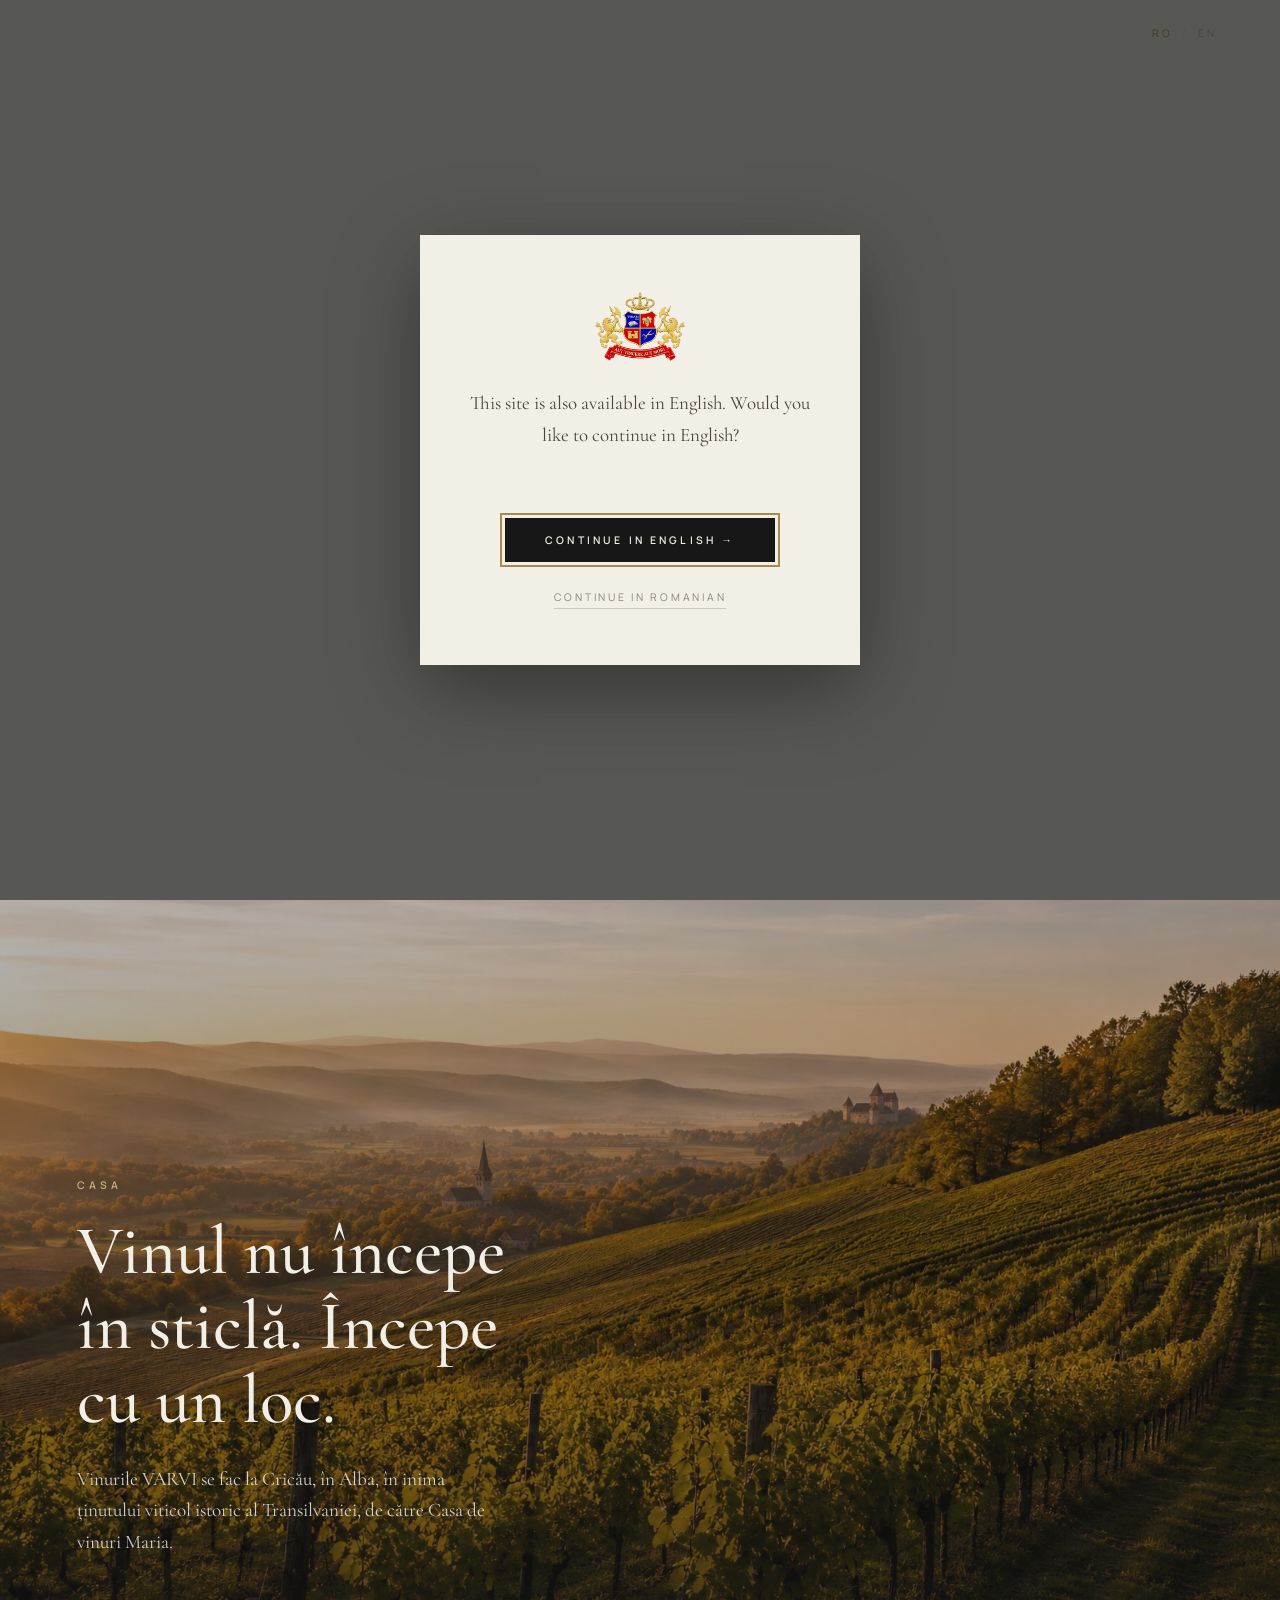
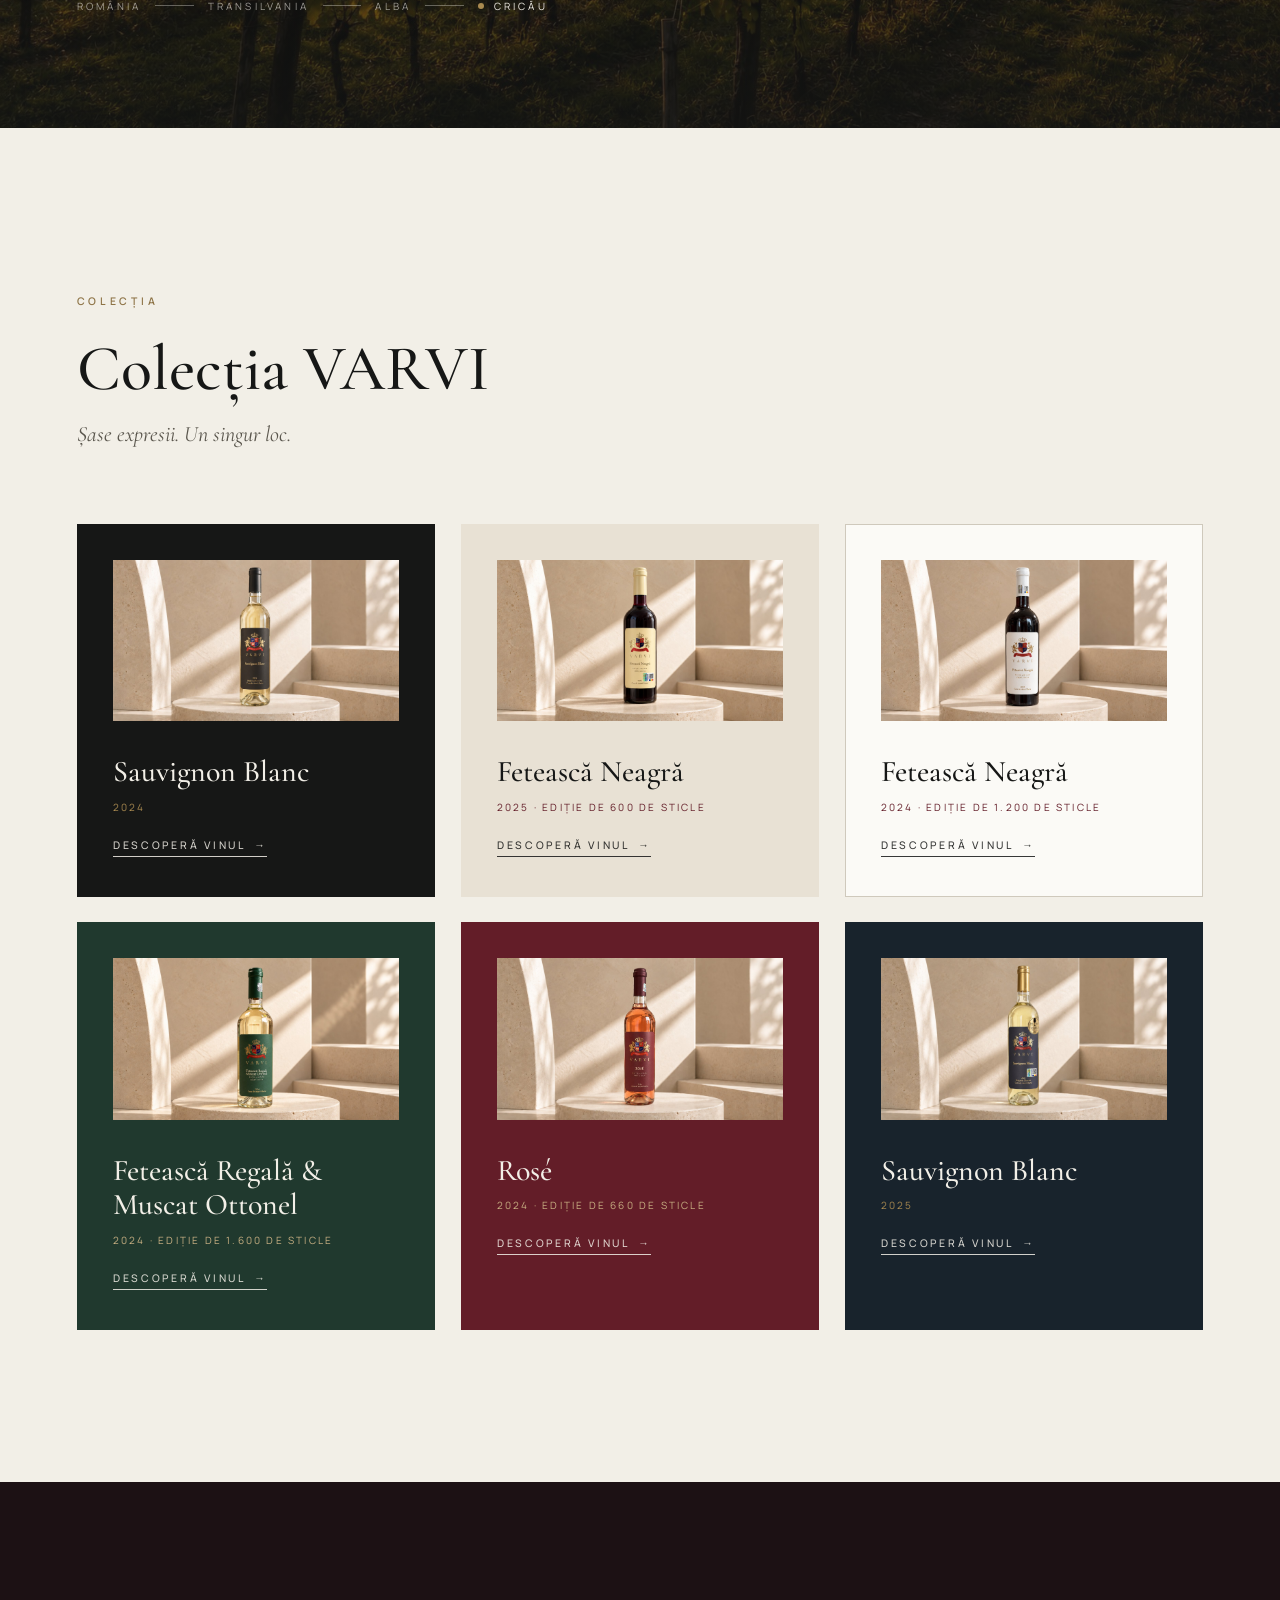
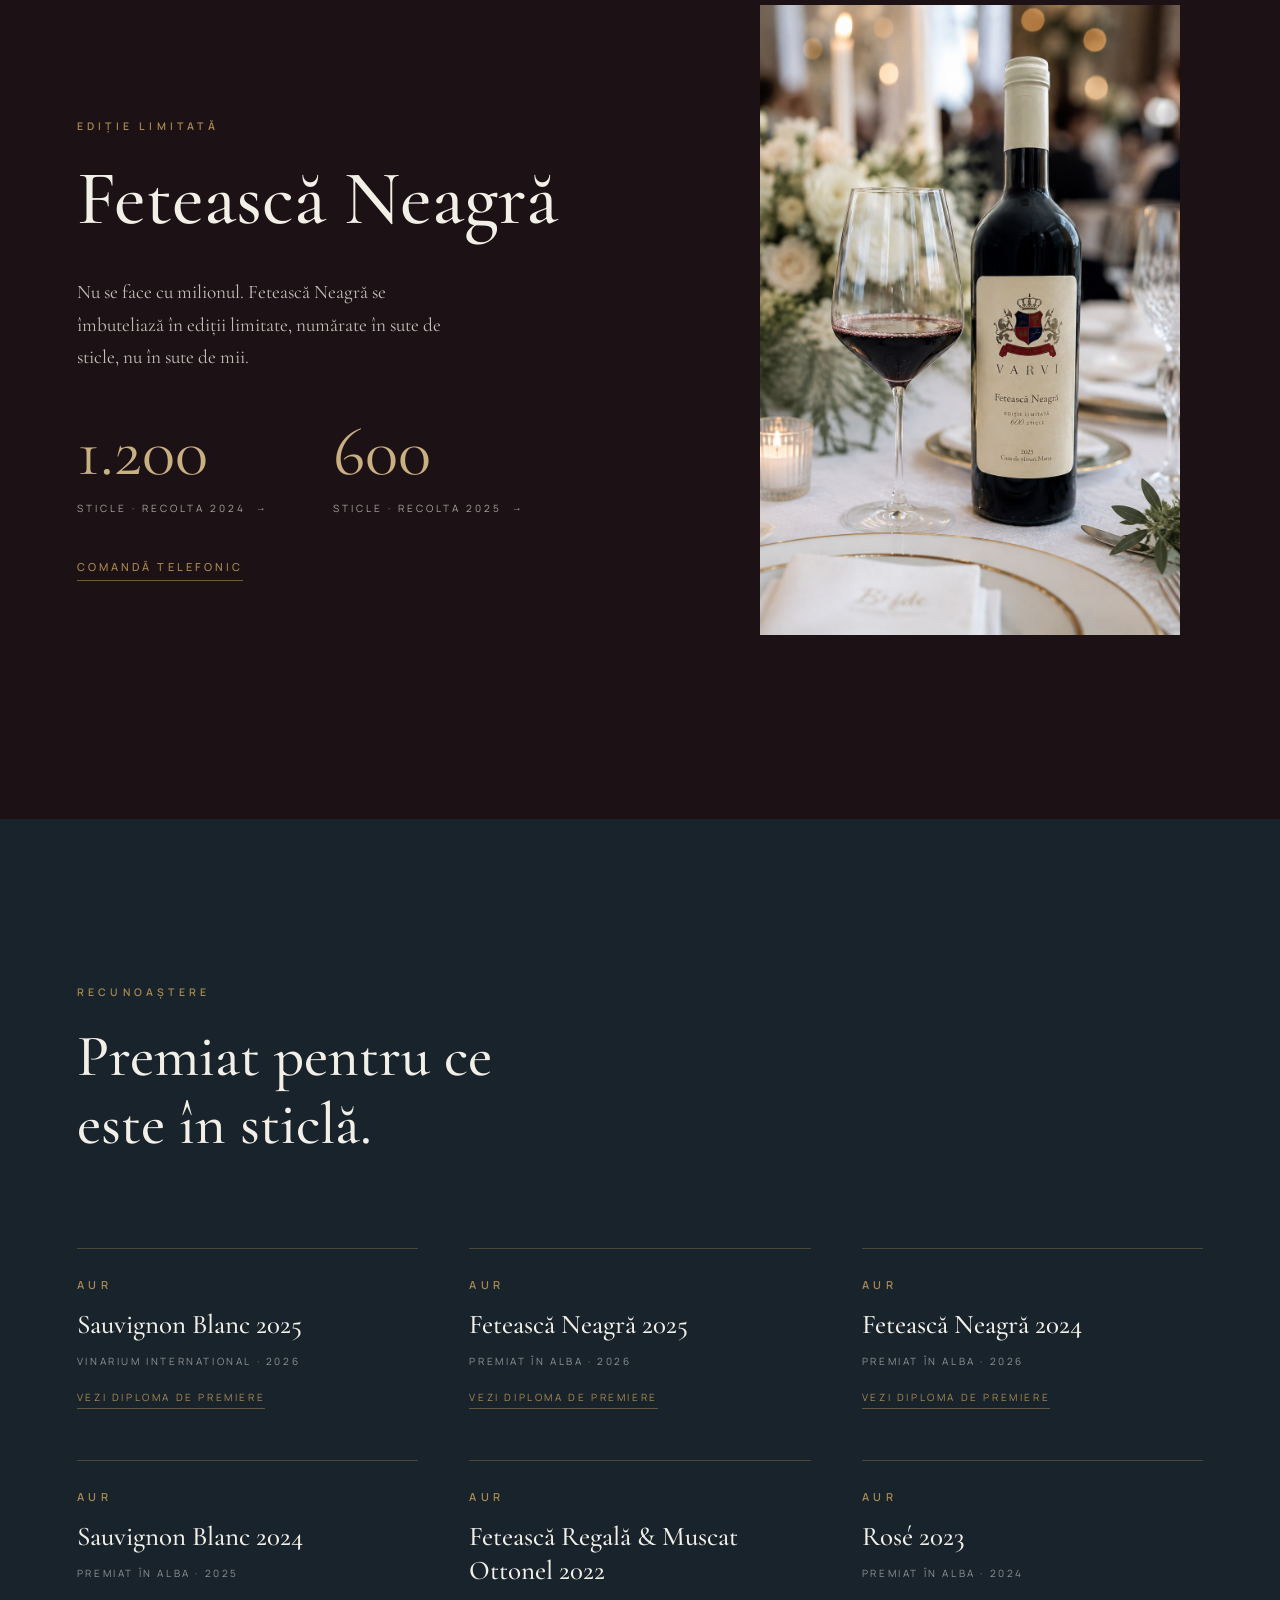
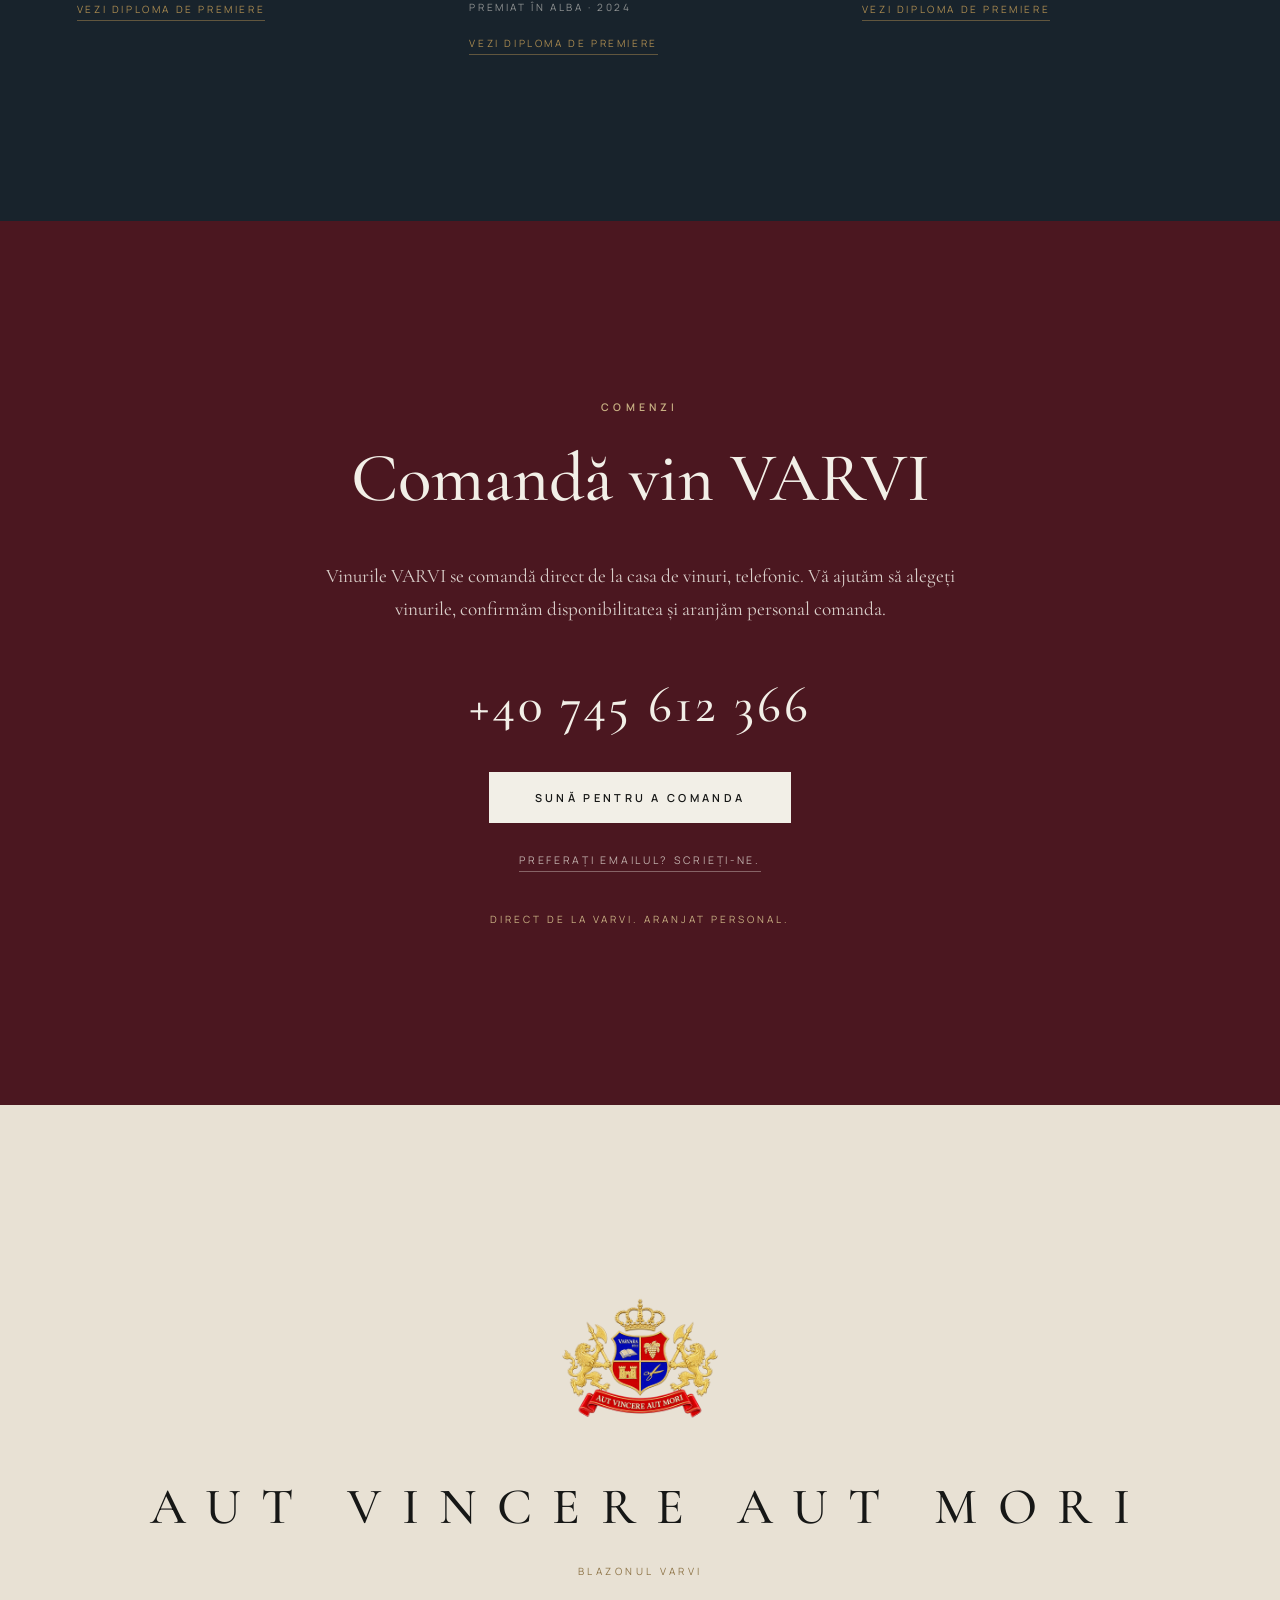
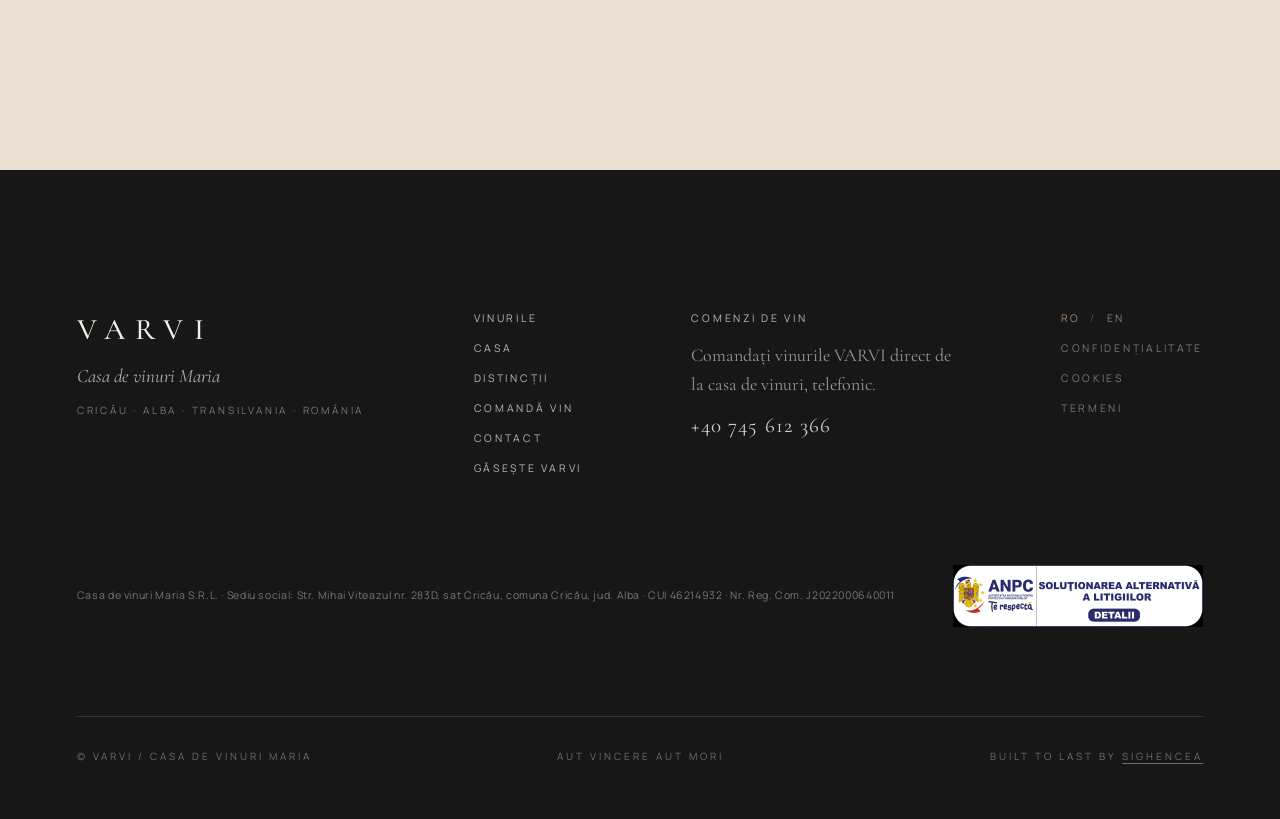
<file: index.html>
<!DOCTYPE html>
<html lang="ro">
<head>
<meta charset="utf-8">
<meta name="viewport" content="width=device-width, initial-scale=1">
<title data-i18n="meta.homeTitle">VARVI | Vinuri din Transilvania</title>
<meta name="description" content="VARVI wines by Casa de vinuri Maria, crafted in Cricău, Alba, in the heart of Transylvania. Limited-edition Romanian wines.">
<meta name="theme-color" content="#161716">
<meta property="og:type" content="website">
<meta property="og:title" content="VARVI | Wines from Transylvania">
<meta property="og:description" content="VARVI wines by Casa de vinuri Maria, crafted in Cricău, Alba, in the heart of Transylvania. Limited-edition Romanian wines.">
<meta property="og:url" content="https://varvi.ro/">
<meta property="og:image" content="https://varvi.ro/assets/images/campaign/hero.jpg">
<link rel="canonical" href="https://varvi.ro/">
<link rel="icon" type="image/png" href="assets/images/brand/favicon.png">
<link rel="stylesheet" href="assets/fonts/fonts.css">
<link rel="stylesheet" href="assets/css/styles.css">
<script>
// Runs before paint: returning of-age visitors never see the gate flash.
// Without JS the .js class is absent, so the gate stays hidden and the site
// remains readable.
(function(){try{if(localStorage.getItem('varvi_age_ok')==='1')document.documentElement.classList.add('age-ok')}catch(e){}document.documentElement.classList.add('js')})();
</script>
<script src="assets/js/i18n.js" defer></script>
<script src="assets/js/main.js" defer></script>
</head>
<body>

<!-- ======================= Age gate ======================= -->
<div class="age-gate" role="dialog" aria-modal="true" aria-labelledby="gate-heading">
  <div class="lang-toggle">
    <button class="lang-btn is-active" data-lang-btn="ro">RO</button>
    <span class="lang-toggle__sep" aria-hidden="true">/</span>
    <button class="lang-btn" data-lang-btn="en">EN</button>
  </div>
  <img class="age-gate__crest crest" src="assets/images/brand/crest-logo.png" alt="Blazonul heraldic VARVI" width="210" height="140">
  <div class="age-gate__brand" id="gate-heading">VARVI</div>
  <div class="age-gate__welcome eyebrow" data-i18n="gate.welcome">Bine ați venit la VARVI</div>
  <p class="age-gate__text" data-i18n="gate.text">Vă rugăm să confirmați că aveți vârsta legală pentru consumul de alcool în țara dumneavoastră.</p>
  <div class="age-gate__actions">
    <button class="btn btn--dark" data-gate-enter data-i18n="gate.enter">Intră</button>
    <button class="age-gate__leave" data-gate-leave data-i18n="gate.leave">Ieși</button>
  </div>
</div>

<!-- ======================= Header ======================= -->
<header class="site-header">
  <div class="site-header__bg"></div>
  <div class="site-header__inner">
    <a class="site-header__brand" href="#top">
      <img class="site-header__crest" src="assets/images/brand/crest-logo.png" alt="" width="840" height="560">
      <span>VARVI</span>
    </a>
    <nav class="site-nav" aria-label="Principal">
      <a href="#wines" data-i18n="nav.wines">Vinurile</a>
      <a href="#house" data-i18n="nav.house">Casa</a>
      <a href="#awards" data-i18n="nav.awards">Distincții</a>
      <a class="nav-order" href="tel:+40745612366" data-phone-href data-i18n="nav.order">Comandă vin</a>
      <a href="contact.html" data-i18n="nav.contact">Contact</a>
    </nav>
    <div class="lang-toggle">
      <button class="lang-btn is-active" data-lang-btn="ro">RO</button>
      <span class="lang-toggle__sep" aria-hidden="true">/</span>
      <button class="lang-btn" data-lang-btn="en">EN</button>
    </div>
    <button class="menu-toggle" aria-expanded="false" aria-controls="mobile-menu" aria-label="Deschide meniul" data-i18n-attr="aria-label:nav.menuOpen">
      <span class="menu-toggle__bar"></span>
      <span class="menu-toggle__bar"></span>
      <span class="menu-toggle__bar"></span>
    </button>
  </div>
</header>

<!-- Mobile menu overlay -->
<nav class="mobile-menu" id="mobile-menu" aria-label="Meniu mobil">
  <a href="#wines" data-i18n="nav.wines">Vinurile</a>
  <a href="#house" data-i18n="nav.house">Casa</a>
  <a href="#awards" data-i18n="nav.awards">Distincții</a>
  <a class="nav-order" href="tel:+40745612366" data-phone-href data-i18n="nav.order">Comandă vin</a>
  <a href="contact.html" data-i18n="nav.contact">Contact</a>
  <div class="lang-toggle">
    <button class="lang-btn is-active" data-lang-btn="ro">RO</button>
    <span class="lang-toggle__sep" aria-hidden="true">/</span>
    <button class="lang-btn" data-lang-btn="en">EN</button>
  </div>
</nav>

<main>

<!-- ======================= Hero ======================= -->
<section class="hero" id="top">
  <img class="hero__img" src="assets/images/campaign/hero.jpg" alt="O sticlă de vin VARVI și un pahar într-o vie transilvăneană, în lumina joasă și aurie a dimineții" width="1772" height="887" fetchpriority="high">
  <div class="hero__scrim"></div>
  <div class="hero__content">
    <div class="container">
      <h1 class="hero__title">VARVI</h1>
      <p class="hero__tagline" data-i18n="hero.tagline">Vinuri pentru cunoscători.</p>
      <div class="hero__actions">
        <a class="btn btn--gold" href="#wines" data-i18n="hero.cta">Descoperă vinurile</a>
        <a class="btn btn--outline-ivory" href="tel:+40745612366" data-phone-href data-i18n="hero.call">Sună pentru comandă</a>
      </div>
    </div>
  </div>
  <div class="hero__location" data-i18n="hero.location">Cricău · Alba · România</div>
</section>

<!-- ======================= The house and the place ======================= -->
<section class="place" id="house">
  <div class="place__media">
    <img src="assets/images/place/landscape.jpg" alt="Vii transilvănene pe dealuri ondulate, în ceața dimineții, cu pădure în depărtare și lumină de toamnă" width="1536" height="1024" loading="lazy">
  </div>
  <div class="place__scrim"></div>
  <div class="place__content" data-reveal>
    <div class="eyebrow eyebrow--gold-light" data-i18n="house.eyebrow">Casa</div>
    <h2 class="place__statement" data-i18n="house.statement">Vinul nu începe în sticlă. Începe cu un loc.</h2>
    <p class="place__copy" data-i18n="house.support">Vinurile VARVI se fac la Cricău, în Alba, în inima ținutului viticol istoric al Transilvaniei, de către Casa de vinuri Maria.</p>
    <ol class="origin-line" aria-label="Origine" data-i18n-attr="aria-label:origin.eyebrow">
      <li data-i18n="origin.country">România</li>
      <li data-i18n="origin.region">Transilvania</li>
      <li>Alba</li>
      <li class="origin-line__here">Cricău</li>
    </ol>
  </div>
</section>

<!-- ======================= Collection ======================= -->
<section class="collection" id="wines">
  <div class="container">
    <div class="eyebrow" data-i18n="col.eyebrow">Colecția</div>
    <h2 class="collection__title" data-i18n="col.title">Colecția VARVI</h2>
    <p class="collection__sub" data-i18n="col.sub">Șase expresii. Un singur loc.</p>
  </div>
  <div class="collection__row">

    <a class="wine-panel wine-panel--sb24" href="sauvignon-blanc-2024.html">
      <div class="wine-panel__media">
        <div class="wine-panel__frame">
          <img src="assets/images/wines/sauvignon-blanc-2024.jpg" alt="Sticlă de VARVI Sauvignon Blanc 2024 cu etichetă neagră, pe un piedestal de travertin" width="1672" height="941" loading="lazy">
        </div>
      </div>
      <div class="wine-panel__body">
        <h3 class="wine-panel__name">Sauvignon Blanc</h3>
        <div class="wine-panel__meta">2024</div>
        <span class="text-link wine-panel__order"><span data-i18n="wine.discover">Descoperă vinul</span>&nbsp;&nbsp;→</span>
      </div>
    </a>

    <a class="wine-panel wine-panel--fn25" href="feteasca-neagra-2025.html">
      <div class="wine-panel__media">
        <div class="wine-panel__frame">
          <img src="assets/images/wines/feteasca-neagra-2025.jpg" alt="Sticlă de VARVI Fetească Neagră 2025 cu etichetă crem, pe un piedestal de travertin" width="1672" height="941" loading="lazy">
        </div>
      </div>
      <div class="wine-panel__body">
        <h3 class="wine-panel__name">Fetească Neagră</h3>
        <div class="wine-panel__meta" data-i18n="meta.fn25">2025 · Ediție de 600 de sticle</div>
        <span class="text-link wine-panel__order"><span data-i18n="wine.discover">Descoperă vinul</span>&nbsp;&nbsp;→</span>
      </div>
    </a>

    <a class="wine-panel wine-panel--fn24" href="feteasca-neagra-2024.html">
      <div class="wine-panel__media">
        <div class="wine-panel__frame">
          <img src="assets/images/wines/feteasca-neagra-2024.jpg" alt="Sticlă de VARVI Fetească Neagră 2024 cu etichetă albă, pe un piedestal de travertin" width="1672" height="941" loading="lazy">
        </div>
      </div>
      <div class="wine-panel__body">
        <h3 class="wine-panel__name">Fetească Neagră</h3>
        <div class="wine-panel__meta" data-i18n="meta.fn">2024 · Ediție de 1.200 de sticle</div>
        <span class="text-link wine-panel__order"><span data-i18n="wine.discover">Descoperă vinul</span>&nbsp;&nbsp;→</span>
      </div>
    </a>

    <a class="wine-panel wine-panel--frm" href="feteasca-regala-muscat-ottonel-2024.html">
      <div class="wine-panel__media">
        <div class="wine-panel__frame">
          <img src="assets/images/wines/feteasca-regala-muscat-ottonel-2024.jpg" alt="Sticlă de VARVI Fetească Regală și Muscat Ottonel 2024 cu etichetă verde, pe un piedestal de travertin" width="1672" height="941" loading="lazy">
        </div>
      </div>
      <div class="wine-panel__body">
        <h3 class="wine-panel__name">Fetească Regală &amp; Muscat Ottonel</h3>
        <div class="wine-panel__meta" data-i18n="meta.editionFrm">2024 · Ediție de 1.600 de sticle</div>
        <span class="text-link wine-panel__order"><span data-i18n="wine.discover">Descoperă vinul</span>&nbsp;&nbsp;→</span>
      </div>
    </a>

    <a class="wine-panel wine-panel--rose" href="rose-2024.html">
      <div class="wine-panel__media">
        <div class="wine-panel__frame">
          <img src="assets/images/wines/rose-2024.jpg" alt="Sticlă de VARVI Rosé 2024 cu etichetă vișinie, pe un piedestal de travertin" width="1672" height="941" loading="lazy">
        </div>
      </div>
      <div class="wine-panel__body">
        <h3 class="wine-panel__name">Rosé</h3>
        <div class="wine-panel__meta" data-i18n="meta.editionRose">2024 · Ediție de 660 de sticle</div>
        <span class="text-link wine-panel__order"><span data-i18n="wine.discover">Descoperă vinul</span>&nbsp;&nbsp;→</span>
      </div>
    </a>

    <a class="wine-panel wine-panel--sb25" href="sauvignon-blanc-2025.html">
      <div class="wine-panel__media">
        <div class="wine-panel__frame">
          <img src="assets/images/wines/sauvignon-blanc-2025.jpg" alt="Sticlă de VARVI Sauvignon Blanc 2025 cu etichetă bleumarin și medalia de aur Vinarium, pe un piedestal de travertin" width="1672" height="941" loading="lazy">
        </div>
      </div>
      <div class="wine-panel__body">
        <h3 class="wine-panel__name">Sauvignon Blanc</h3>
        <div class="wine-panel__meta">2025</div>
        <span class="text-link wine-panel__order"><span data-i18n="wine.discover">Descoperă vinul</span>&nbsp;&nbsp;→</span>
      </div>
    </a>

  </div>
</section>

<!-- ======================= Feature: Fetească Neagră, limited editions ======================= -->
<section class="flagship" id="feteasca">
  <div class="container flagship__grid">
    <div data-reveal>
      <div class="eyebrow eyebrow--gold" data-i18n="flag.eyebrow">Ediție limitată</div>
      <h2 class="flagship__title">Fetească Neagră</h2>
      <p class="flagship__copy" data-i18n="flag.copy">Nu se face cu milionul. Fetească Neagră se îmbuteliază în ediții limitate, numărate în sute de sticle, nu în sute de mii.</p>
      <div class="flagship__editions">
        <a class="flagship__edition" href="feteasca-neagra-2024.html">
          <span class="flagship__figure" data-i18n="limited.figure">1.200</span>
          <span class="flagship__unit"><span data-i18n="limited.unit">sticle</span> · <span data-i18n="flag.link2024">Recolta 2024</span>&nbsp;&nbsp;→</span>
        </a>
        <a class="flagship__edition" href="feteasca-neagra-2025.html">
          <span class="flagship__figure">600</span>
          <span class="flagship__unit"><span data-i18n="limited.unit">sticle</span> · <span data-i18n="flag.link2025">Recolta 2025</span>&nbsp;&nbsp;→</span>
        </a>
      </div>
      <div class="flagship__links">
        <a class="gold" href="tel:+40745612366" data-phone-href data-i18n="flag.order">Comandă telefonic</a>
      </div>
    </div>
    <div class="flagship__bottle">
      <img class="flagship__img" src="assets/images/wines/feteasca-neagra-scene.jpg" alt="O sticlă de VARVI Fetească Neagră lângă un pahar de vin roșu, pe o masă festivă cu flori albe și lumânări" width="1024" height="1536" loading="lazy">
    </div>
  </div>
</section>

<!-- ======================= Awards ======================= -->
<section class="awards" id="awards">
  <div class="container">
    <div data-reveal>
      <div class="eyebrow eyebrow--gold" data-i18n="awards.eyebrow">Recunoaștere</div>
      <h2 class="awards__title" data-i18n="awards.title">Premiat pentru ce este în sticlă.</h2>
    </div>
    <div class="awards__grid">
      <div class="award" data-reveal>
        <div class="award__tier" data-i18n="awards.tierGold">Aur</div>
        <a class="award__wine" href="sauvignon-blanc-2025.html">Sauvignon Blanc 2025</a>
        <div class="award__note">Vinarium International · 2026</div>
        <button class="award__cert" data-cert="sauvignon-blanc-2025-aur-vinarium-2026" data-cert-name="Sauvignon Blanc 2025" data-i18n="wine.viewCert">Vezi diploma de premiere</button>
      </div>
      <div class="award" data-reveal>
        <div class="award__tier" data-i18n="awards.tierGold">Aur</div>
        <a class="award__wine" href="feteasca-neagra-2025.html">Fetească Neagră 2025</a>
        <div class="award__note"><span data-i18n="awards.note">Premiat în Alba</span> · 2026</div>
        <button class="award__cert" data-cert="feteasca-neagra-2025-aur-alba-2026" data-cert-name="Fetească Neagră 2025" data-i18n="wine.viewCert">Vezi diploma de premiere</button>
      </div>
      <div class="award" data-reveal>
        <div class="award__tier" data-i18n="awards.tierGold">Aur</div>
        <a class="award__wine" href="feteasca-neagra-2024.html">Fetească Neagră 2024</a>
        <div class="award__note"><span data-i18n="awards.note">Premiat în Alba</span> · 2026</div>
        <button class="award__cert" data-cert="feteasca-neagra-2024-aur-alba-2026" data-cert-name="Fetească Neagră 2024" data-i18n="wine.viewCert">Vezi diploma de premiere</button>
      </div>
      <div class="award" data-reveal>
        <div class="award__tier" data-i18n="awards.tierGold">Aur</div>
        <a class="award__wine" href="sauvignon-blanc-2024.html">Sauvignon Blanc 2024</a>
        <div class="award__note"><span data-i18n="awards.note">Premiat în Alba</span> · 2025</div>
        <button class="award__cert" data-cert="sauvignon-blanc-2024-aur-alba-2025" data-cert-name="Sauvignon Blanc 2024" data-i18n="wine.viewCert">Vezi diploma de premiere</button>
      </div>
      <div class="award" data-reveal>
        <div class="award__tier" data-i18n="awards.tierGold">Aur</div>
        <a class="award__wine" href="feteasca-regala-muscat-ottonel-2024.html">Fetească Regală &amp; Muscat Ottonel 2022</a>
        <div class="award__note"><span data-i18n="awards.note">Premiat în Alba</span> · 2024</div>
        <button class="award__cert" data-cert="feteasca-regala-muscat-ottonel-2022-aur-alba-2024" data-cert-name="Fetească Regală &amp; Muscat Ottonel 2022" data-i18n="wine.viewCert">Vezi diploma de premiere</button>
      </div>
      <div class="award" data-reveal>
        <div class="award__tier" data-i18n="awards.tierGold">Aur</div>
        <a class="award__wine" href="rose-2024.html">Rosé 2023</a>
        <div class="award__note"><span data-i18n="awards.note">Premiat în Alba</span> · 2024</div>
        <button class="award__cert" data-cert="rose-2023-aur-alba-2024" data-cert-name="Rosé 2023" data-i18n="wine.viewCert">Vezi diploma de premiere</button>
      </div>
    </div>
  </div>
</section>

<!-- ======================= Order ======================= -->
<section class="order" id="order">
  <div class="order__inner" data-reveal>
    <div class="eyebrow eyebrow--gold-light" data-i18n="order.eyebrow">Comenzi</div>
    <h2 class="order__title" data-i18n="order.title">Comandă vin VARVI</h2>
    <p class="order__copy" data-i18n="order.copy">Vinurile VARVI se comandă direct de la casa de vinuri, telefonic. Vă ajutăm să alegeți vinurile, confirmăm disponibilitatea și aranjăm personal comanda.</p>
    <a class="order__phone" href="tel:+40745612366" data-phone-number>+40 745 612 366</a>
    <div class="order__actions">
      <a class="btn btn--ivory" href="tel:+40745612366" data-phone-href data-i18n="order.cta">Sună pentru a comanda</a>
    </div>
    <a class="order__email" href="contact.html" data-i18n="order.emailLink">Preferați emailul? Scrieți-ne.</a>
    <div class="order__motto" data-i18n="order.motto">Direct de la VARVI. Aranjat personal.</div>
  </div>
</section>

<!-- ======================= Motto ======================= -->
<section class="motto">
  <div data-reveal>
    <img class="motto__crest crest" src="assets/images/brand/crest-logo.png" alt="Blazonul VARVI" width="840" height="560" loading="lazy">
    <div class="motto__text">AUT VINCERE AUT MORI</div>
    <div class="motto__label eyebrow" data-i18n="motto.label">Blazonul VARVI</div>
  </div>
</section>

</main>

<!-- ======================= Footer ======================= -->
<footer class="site-footer">
  <div class="container site-footer__inner">
    <div class="site-footer__cols">
      <div>
        <div class="site-footer__brand-name">VARVI</div>
        <div class="site-footer__producer">Casa de vinuri Maria</div>
        <div class="site-footer__address" data-i18n="footer.address">Cricău · Alba · Transilvania · România</div>
      </div>
      <nav class="site-footer__nav" aria-label="Subsol">
        <a href="#wines" data-i18n="nav.wines">Vinurile</a>
        <a href="#house" data-i18n="nav.house">Casa</a>
        <a href="#awards" data-i18n="nav.awards">Distincții</a>
        <a href="tel:+40745612366" data-phone-href data-i18n="nav.order">Comandă vin</a>
        <a href="contact.html" data-i18n="nav.contact">Contact</a>
        <a href="stockists.html" data-i18n="contact.link2">Găsește VARVI</a>
      </nav>
      <div class="site-footer__orders">
        <div class="site-footer__orders-title" data-i18n="footer.orderTitle">Comenzi de vin</div>
        <p class="site-footer__orders-copy" data-i18n="footer.orderCopy">Comandați vinurile VARVI direct de la casa de vinuri, telefonic.</p>
        <a class="site-footer__phone" href="tel:+40745612366" data-phone-number>+40 745 612 366</a>
      </div>
      <div class="site-footer__legal">
        <div class="lang-toggle">
          <button class="lang-btn is-active" data-lang-btn="ro">RO</button>
          <span class="lang-toggle__sep" aria-hidden="true">/</span>
          <button class="lang-btn" data-lang-btn="en">EN</button>
        </div>
        <a href="privacy.html" data-i18n="legal.privacy">Confidențialitate</a>
        <a href="cookies.html" data-i18n="legal.cookies">Cookies</a>
        <a href="terms.html" data-i18n="legal.terms">Termeni</a>
      </div>
    </div>
    <div class="site-footer__compliance">
      <p class="site-footer__company" data-i18n="footer.company">Casa de vinuri Maria S.R.L. · Sediu social: Str. Mihai Viteazul nr. 283D, sat Cricău, comuna Cricău, jud. Alba · CUI 46214932 · Nr. Reg. Com. J2022000640011</p>
      <a class="site-footer__sal" href="https://reclamatiisal.anpc.ro" target="_blank" rel="noopener"><img src="assets/images/anpc-sal.png" width="250" height="62" alt="ANPC: Soluționarea alternativă a litigiilor" loading="lazy"></a>
    </div>
    <div class="site-footer__bottom">
      <span>© VARVI / Casa de vinuri Maria</span>
      <span class="center">Aut vincere aut mori</span>
      <span class="right">Built to last by <a href="https://www.sighencea.com" target="_blank" rel="noopener">Sighencea</a></span>
    </div>
  </div>
</footer>

<!-- ======================= Back to top ======================= -->
<a class="back-top" href="#top" aria-label="Înapoi sus" data-i18n-attr="aria-label:nav.backTop"><span aria-hidden="true">↑</span></a>

<!-- ======================= Background music ======================= -->
<audio id="bg-music" src="assets/audio/ambience.mp3" loop preload="metadata"></audio>
<div class="sound-control">
  <button class="sound-toggle" data-sound-toggle aria-pressed="true">
    <span class="sound-toggle__icon" aria-hidden="true"></span>
    <span data-i18n="audio.label">Muzică</span>
  </button>
  <input class="sound-volume" data-sound-volume type="range" min="0" max="100" step="1" value="36" aria-label="Volum" data-i18n-attr="aria-label:audio.volume">
</div>

<!-- ======================= Certificate lightbox ======================= -->
<div class="modal lightbox" id="cert-lightbox" role="dialog" aria-modal="true" aria-label="Diploma de premiere" data-i18n-attr="aria-label:wine.viewCert">
  <div class="lightbox__frame" data-modal-card>
    <!-- src/alt set per wine from the button's data-cert slug (assets/certificates/<slug>.jpg) -->
    <img class="lightbox__img" alt="">
  </div>
  <div class="lightbox__bar" data-modal-card>
    <div class="lightbox__name"></div>
    <a class="lightbox__download" download data-i18n="cert.download">Descarcă PDF</a>
    <button class="lightbox__close" data-modal-close data-i18n="cert.close">Închide</button>
  </div>
</div>

</body>
</html>
</file>
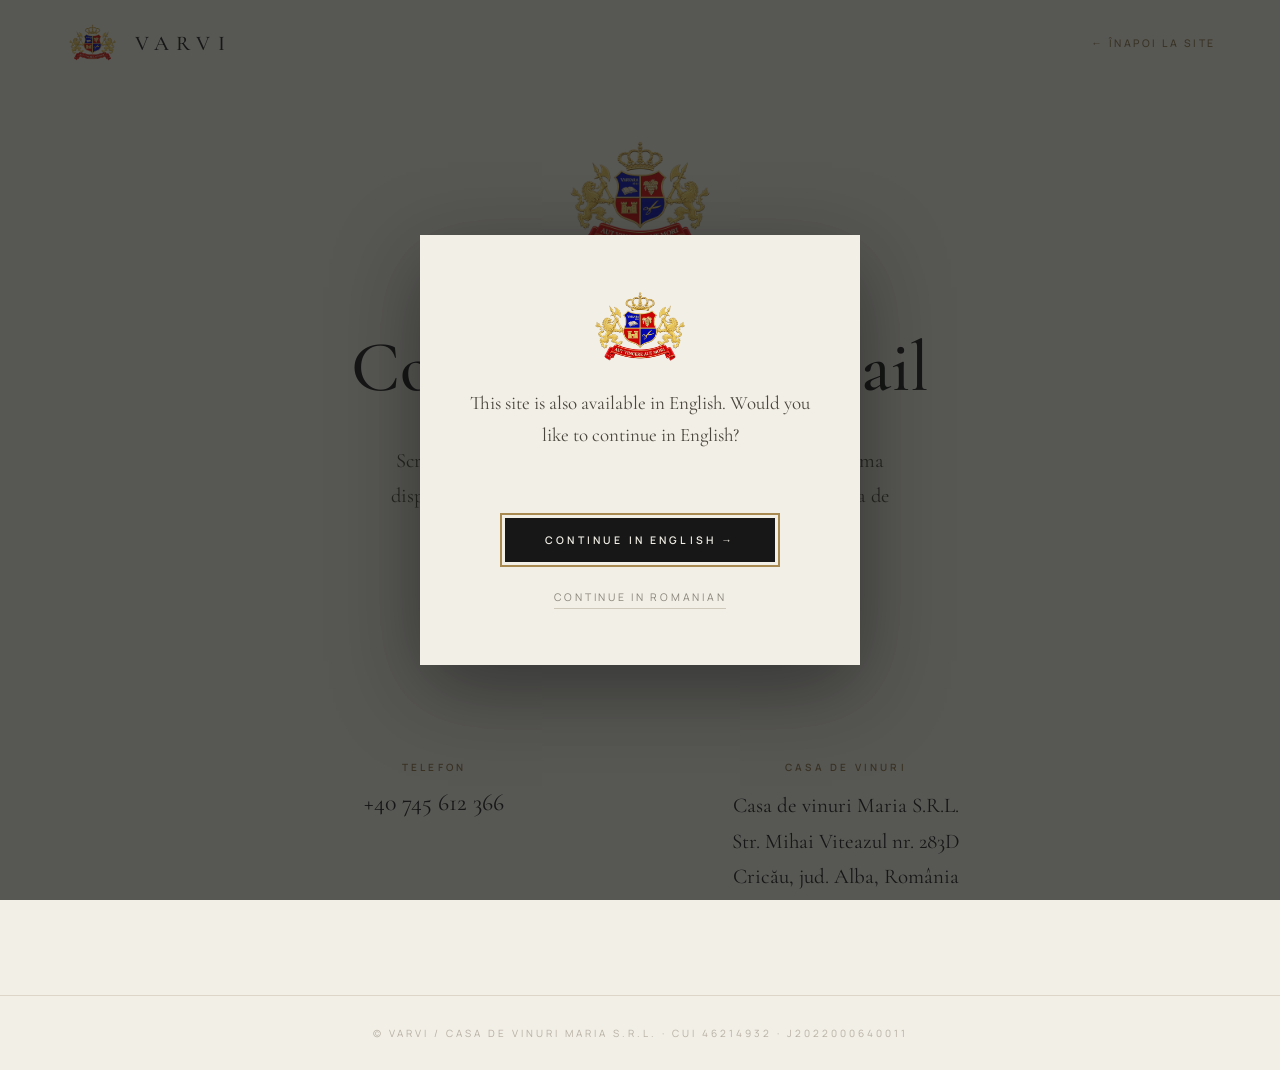
<file: contact.html>
<!DOCTYPE html>
<html lang="ro">
<head>
<meta charset="utf-8">
<meta name="viewport" content="width=device-width, initial-scale=1">
<title data-i18n="meta.contactTitle">VARVI | Contact</title>
<meta name="description" content="Order VARVI wines by email, directly from Casa de vinuri Maria in Cricău, Alba, Transylvania.">
<meta name="theme-color" content="#F2EFE7">
<meta property="og:type" content="website">
<meta property="og:title" content="VARVI | Contact">
<meta property="og:description" content="Order VARVI wines by email, directly from Casa de vinuri Maria in Cricău, Alba, Transylvania.">
<meta property="og:url" content="https://varvi.ro/contact.html">
<meta property="og:image" content="https://varvi.ro/assets/images/campaign/hero.jpg">
<link rel="canonical" href="https://varvi.ro/contact.html">
<link rel="icon" type="image/png" href="assets/images/brand/favicon.png">
<link rel="stylesheet" href="assets/fonts/fonts.css">
<link rel="stylesheet" href="assets/css/styles.css">
<script>(function(){document.documentElement.classList.add('js','age-ok')})();</script>
<script src="assets/js/i18n.js" defer></script>
<script src="assets/js/main.js" defer></script>
</head>
<body>

<header class="cpage-header">
  <div class="cpage-header__inner">
    <a class="cpage-header__brand" href="index.html">
      <img class="site-header__crest" src="assets/images/brand/crest-logo.png" alt="" width="840" height="560">
      <span>VARVI</span>
    </a>
    <a class="cpage-header__back" href="index.html">← <span data-i18n="cpage.back">Înapoi la site</span></a>
  </div>
</header>

<main class="cpage-main">
  <img class="cpage-main__crest crest" src="assets/images/brand/crest-logo.png" alt="Blazonul heraldic VARVI" width="170" height="113">
  <div class="cpage-main__eyebrow eyebrow eyebrow--gold" data-i18n="cpage.eyebrow">Contact</div>
  <h1 class="cpage-main__title" data-i18n="cpage.title">Comandă prin email</h1>
  <p class="cpage-main__copy" data-i18n="cpage.copy">Scrieți-ne ce vinuri doriți și vă răspundem pentru a confirma disponibilitatea, prețul și livrarea, aranjate personal de casa de vinuri.</p>

  <a class="cpage-main__email" data-mail-link>··· @ ···</a>

  <!-- Future contact form goes here. When Formspree is configured, insert:
       <form action="https://formspree.io/f/{form-id}" method="POST"> … </form>
       with fields mirroring the email order template (wines and quantity,
       name, delivery address, phone). Not integrated yet by design. -->

  <div class="cpage-main__grid">
    <div>
      <div class="cpage-main__label" data-i18n="cpage.phoneLabel">Telefon</div>
      <a class="cpage-main__phone" href="tel:+40745612366" data-phone-number>+40 745 612 366</a>
    </div>
    <div>
      <div class="cpage-main__label" data-i18n="cpage.addressLabel">Casa de vinuri</div>
      <div class="cpage-main__address">Casa de vinuri Maria S.R.L.<br>Str. Mihai Viteazul nr. 283D<br>Cricău, jud. Alba, România</div>
    </div>
  </div>

</main>

<footer class="cpage-footer">© VARVI / Casa de vinuri Maria S.R.L. · CUI 46214932 · J2022000640011</footer>

</body>
</html>
</file>
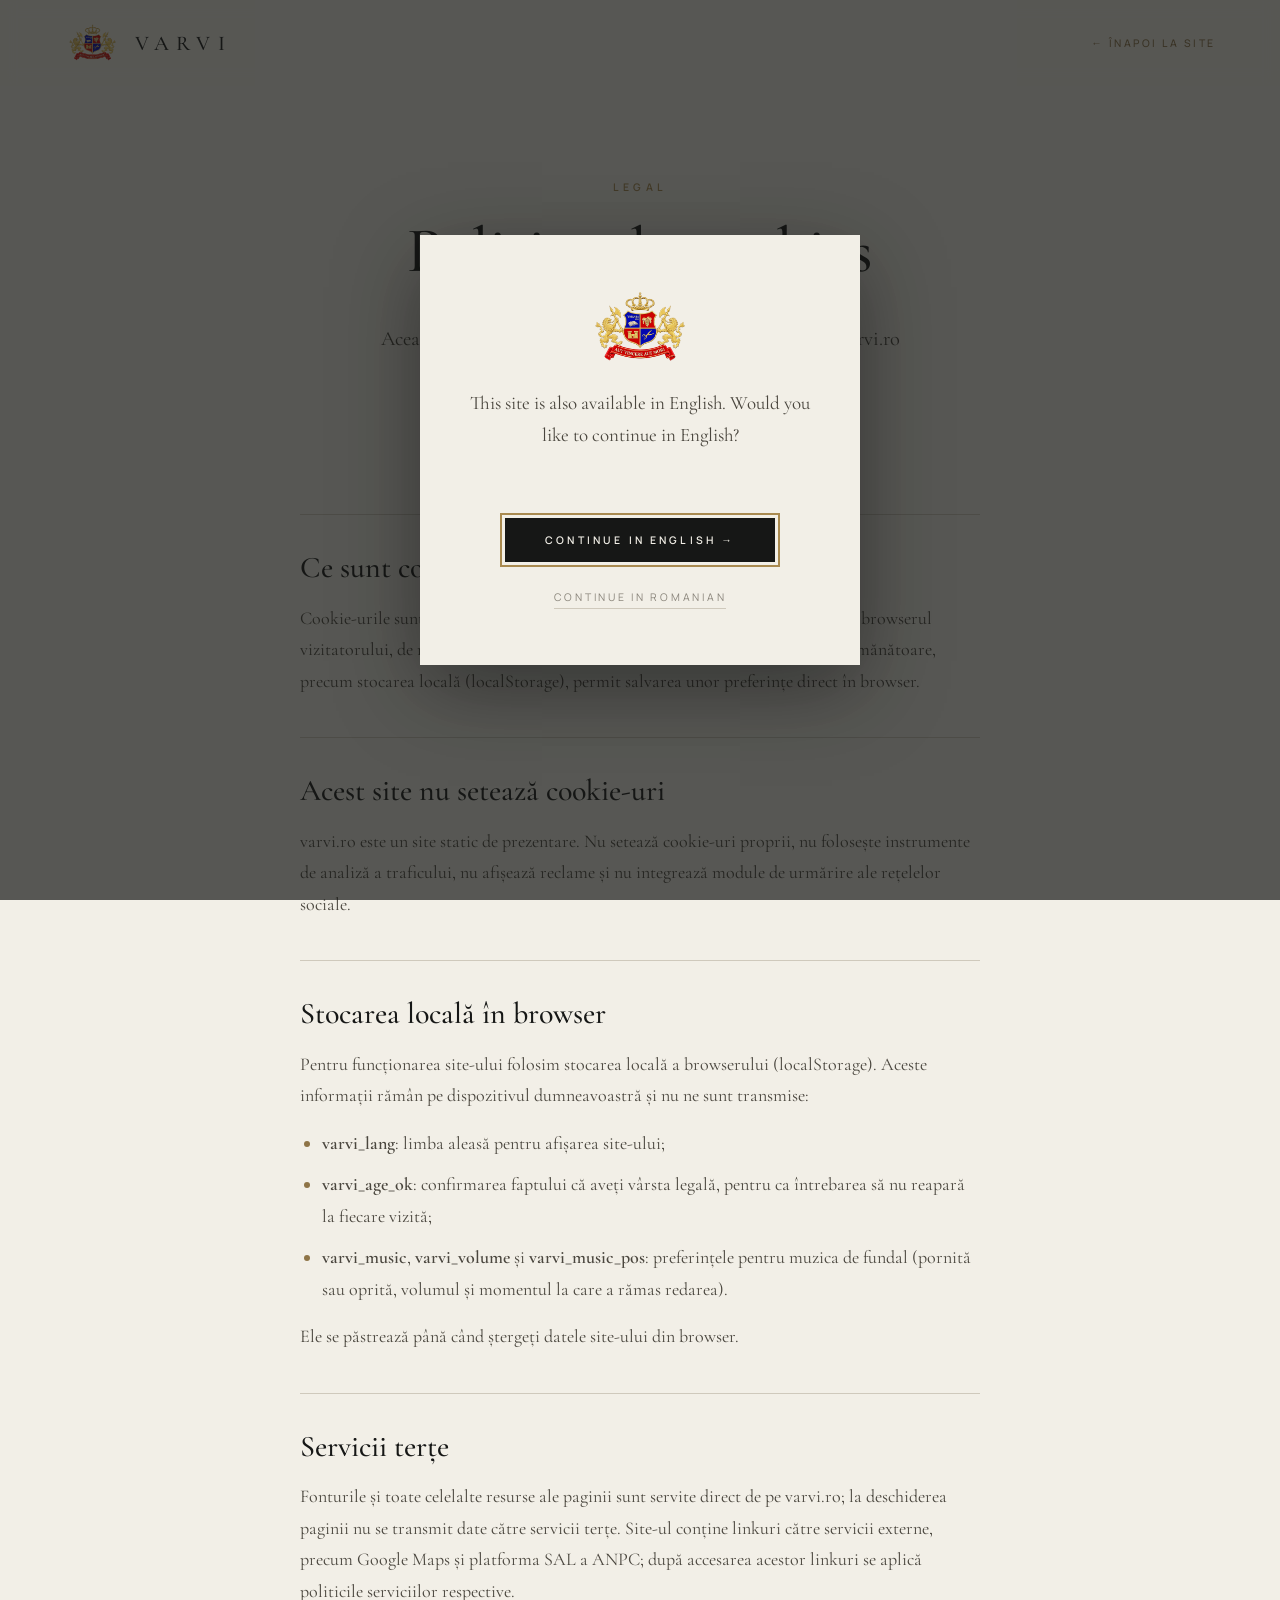
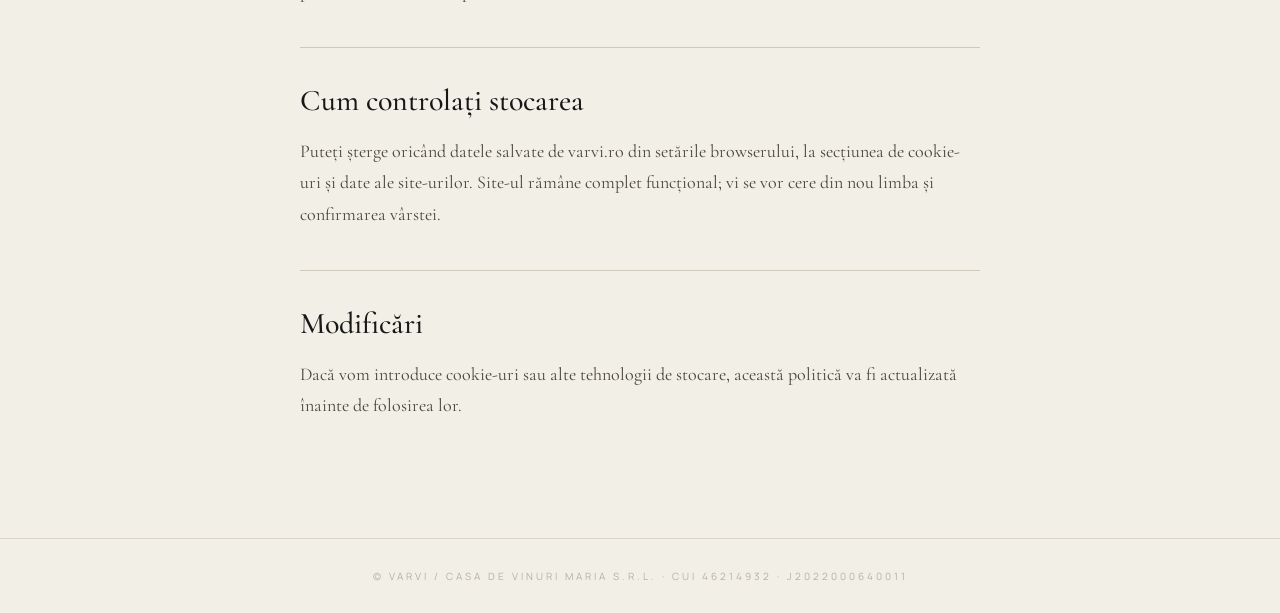
<file: cookies.html>
<!DOCTYPE html>
<html lang="ro">
<head>
<meta charset="utf-8">
<meta name="viewport" content="width=device-width, initial-scale=1">
<title data-i18n="meta.cookiesTitle">VARVI | Politica de cookies</title>
<meta name="description" content="Cookies policy of varvi.ro: the site sets no cookies of its own and uses only local browser storage for language and age confirmation.">
<meta name="theme-color" content="#F2EFE7">
<meta property="og:type" content="website">
<meta property="og:title" content="VARVI | Cookies Policy">
<meta property="og:description" content="Cookies policy of varvi.ro: the site sets no cookies of its own and uses only local browser storage for language and age confirmation.">
<meta property="og:url" content="https://varvi.ro/cookies.html">
<meta property="og:image" content="https://varvi.ro/assets/images/campaign/hero.jpg">
<link rel="canonical" href="https://varvi.ro/cookies.html">
<link rel="icon" type="image/png" href="assets/images/brand/favicon.png">
<link rel="stylesheet" href="assets/fonts/fonts.css">
<link rel="stylesheet" href="assets/css/styles.css">
<script>(function(){document.documentElement.classList.add('js','age-ok')})();</script>
<script src="assets/js/i18n.js" defer></script>
<script src="assets/js/main.js" defer></script>
</head>
<body>

<header class="cpage-header">
  <div class="cpage-header__inner">
    <a class="cpage-header__brand" href="index.html">
      <img class="site-header__crest" src="assets/images/brand/crest-logo.png" alt="" width="840" height="560">
      <span>VARVI</span>
    </a>
    <a class="cpage-header__back" href="index.html">← <span data-i18n="cpage.back">Înapoi la site</span></a>
  </div>
</header>

<main class="lpage-main">
  <div class="lpage-main__intro">
    <div class="eyebrow eyebrow--gold" data-i18n="legal.eyebrow">Legal</div>
    <h1 class="lpage-main__title" data-i18n="cookies.title">Politica de cookies</h1>
    <p class="lpage-main__copy" data-i18n="cookies.intro">Această politică explică ce tehnologii de stocare folosește varvi.ro în browserul dumneavoastră.</p>
    <div class="lpage-main__updated mono-note" data-i18n="legal.updated">Ultima actualizare: 5 octombrie 2026</div>
  </div>

  <div class="lpage-body">

    <section class="lpage-section">
      <h2 data-i18n="cookies.s1h">Ce sunt cookie-urile</h2>
      <div data-i18n="cookies.s1b"><p>Cookie-urile sunt fișiere text de mici dimensiuni pe care un site le poate salva în browserul vizitatorului, de regulă pentru a-l recunoaște la vizite ulterioare. Tehnologii asemănătoare, precum stocarea locală (localStorage), permit salvarea unor preferințe direct în browser.</p></div>
    </section>

    <section class="lpage-section">
      <h2 data-i18n="cookies.s2h">Acest site nu setează cookie-uri</h2>
      <div data-i18n="cookies.s2b"><p>varvi.ro este un site static de prezentare. Nu setează cookie-uri proprii, nu folosește instrumente de analiză a traficului, nu afișează reclame și nu integrează module de urmărire ale rețelelor sociale.</p></div>
    </section>

    <section class="lpage-section">
      <h2 data-i18n="cookies.s3h">Stocarea locală în browser</h2>
      <div data-i18n="cookies.s3b"><p>Pentru funcționarea site-ului folosim stocarea locală a browserului (localStorage). Aceste informații rămân pe dispozitivul dumneavoastră și nu ne sunt transmise:</p><ul><li><strong>varvi_lang</strong>: limba aleasă pentru afișarea site-ului;</li><li><strong>varvi_age_ok</strong>: confirmarea faptului că aveți vârsta legală, pentru ca întrebarea să nu reapară la fiecare vizită;</li><li><strong>varvi_music</strong>, <strong>varvi_volume</strong> și <strong>varvi_music_pos</strong>: preferințele pentru muzica de fundal (pornită sau oprită, volumul și momentul la care a rămas redarea).</li></ul><p>Ele se păstrează până când ștergeți datele site-ului din browser.</p></div>
    </section>

    <section class="lpage-section">
      <h2 data-i18n="cookies.s4h">Servicii terțe</h2>
      <div data-i18n="cookies.s4b"><p>Fonturile și toate celelalte resurse ale paginii sunt servite direct de pe varvi.ro; la deschiderea paginii nu se transmit date către servicii terțe. Site-ul conține linkuri către servicii externe, precum Google Maps și platforma SAL a ANPC; după accesarea acestor linkuri se aplică politicile serviciilor respective.</p></div>
    </section>

    <section class="lpage-section">
      <h2 data-i18n="cookies.s5h">Cum controlați stocarea</h2>
      <div data-i18n="cookies.s5b"><p>Puteți șterge oricând datele salvate de varvi.ro din setările browserului, la secțiunea de cookie-uri și date ale site-urilor. Site-ul rămâne complet funcțional; vi se vor cere din nou limba și confirmarea vârstei.</p></div>
    </section>

    <section class="lpage-section">
      <h2 data-i18n="cookies.s6h">Modificări</h2>
      <div data-i18n="cookies.s6b"><p>Dacă vom introduce cookie-uri sau alte tehnologii de stocare, această politică va fi actualizată înainte de folosirea lor.</p></div>
    </section>

  </div>
</main>

<footer class="cpage-footer">© VARVI / Casa de vinuri Maria S.R.L. · CUI 46214932 · J2022000640011</footer>

</body>
</html>
</file>
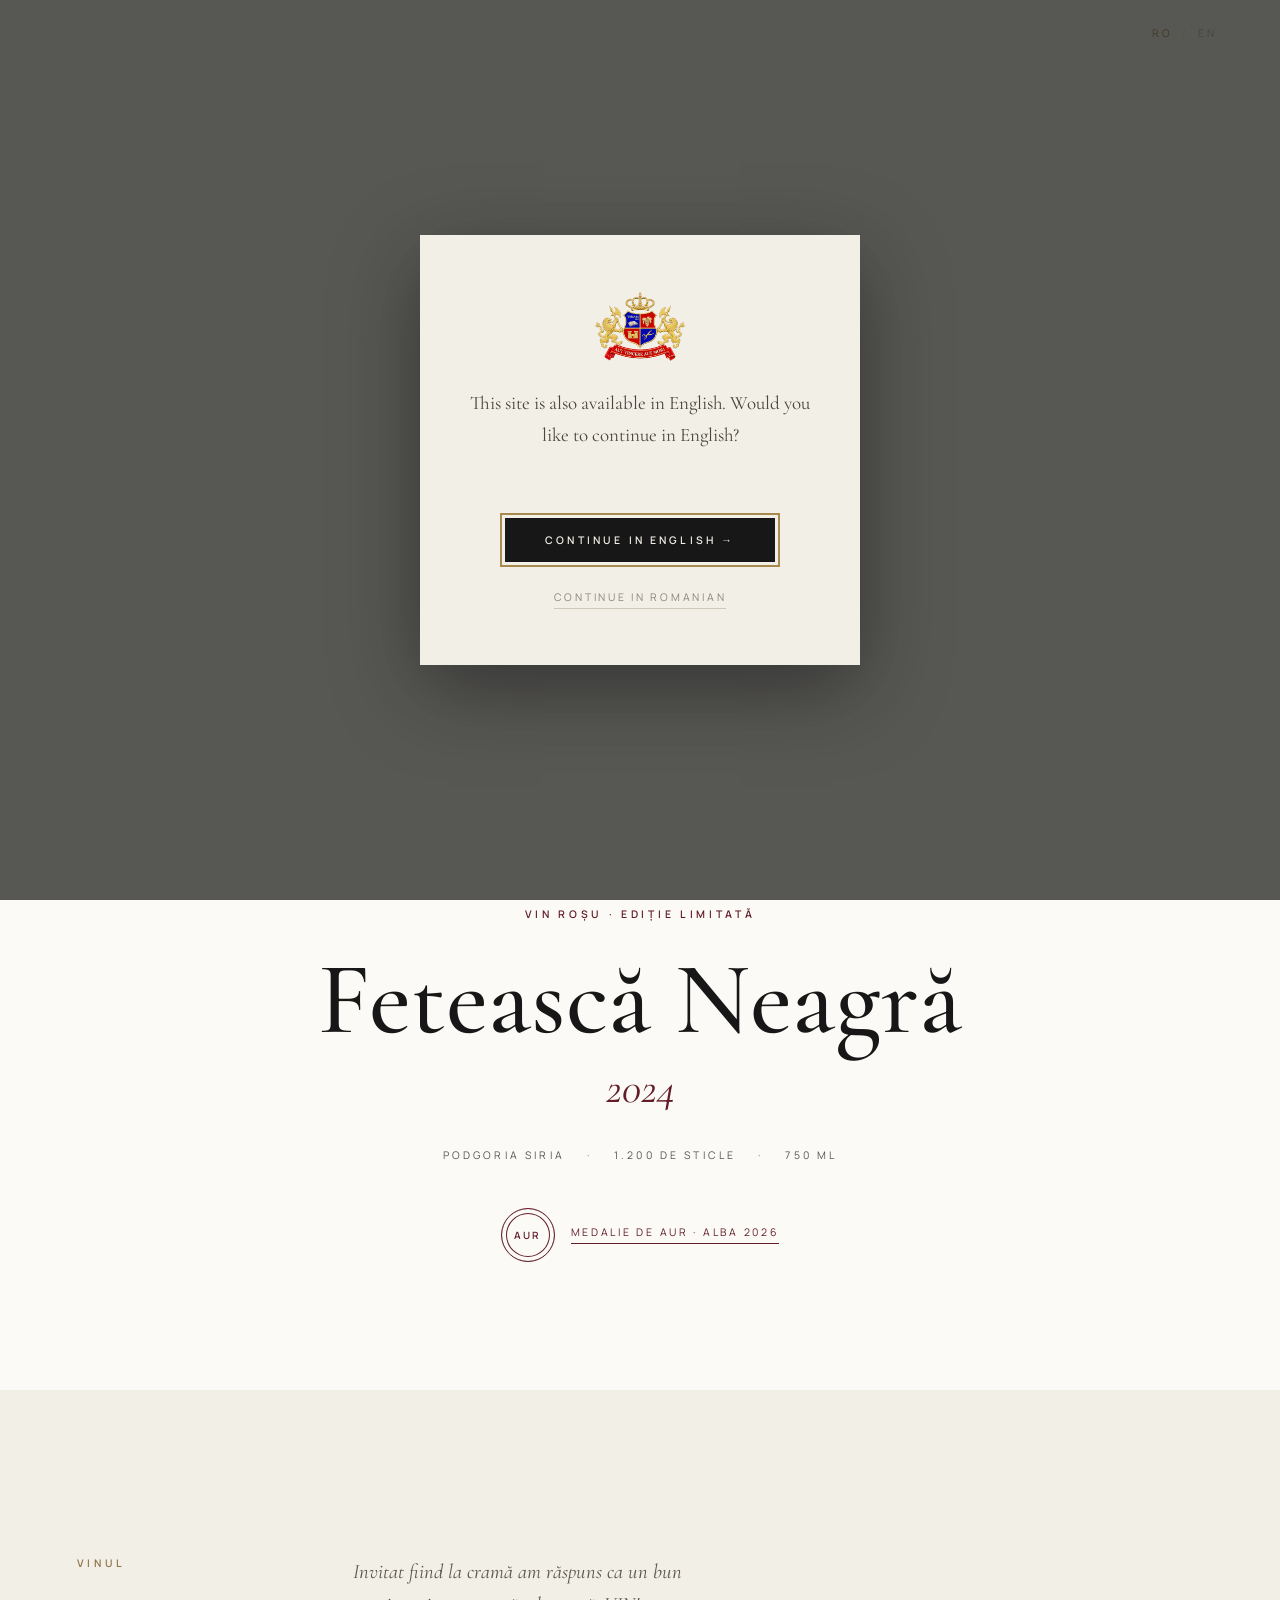
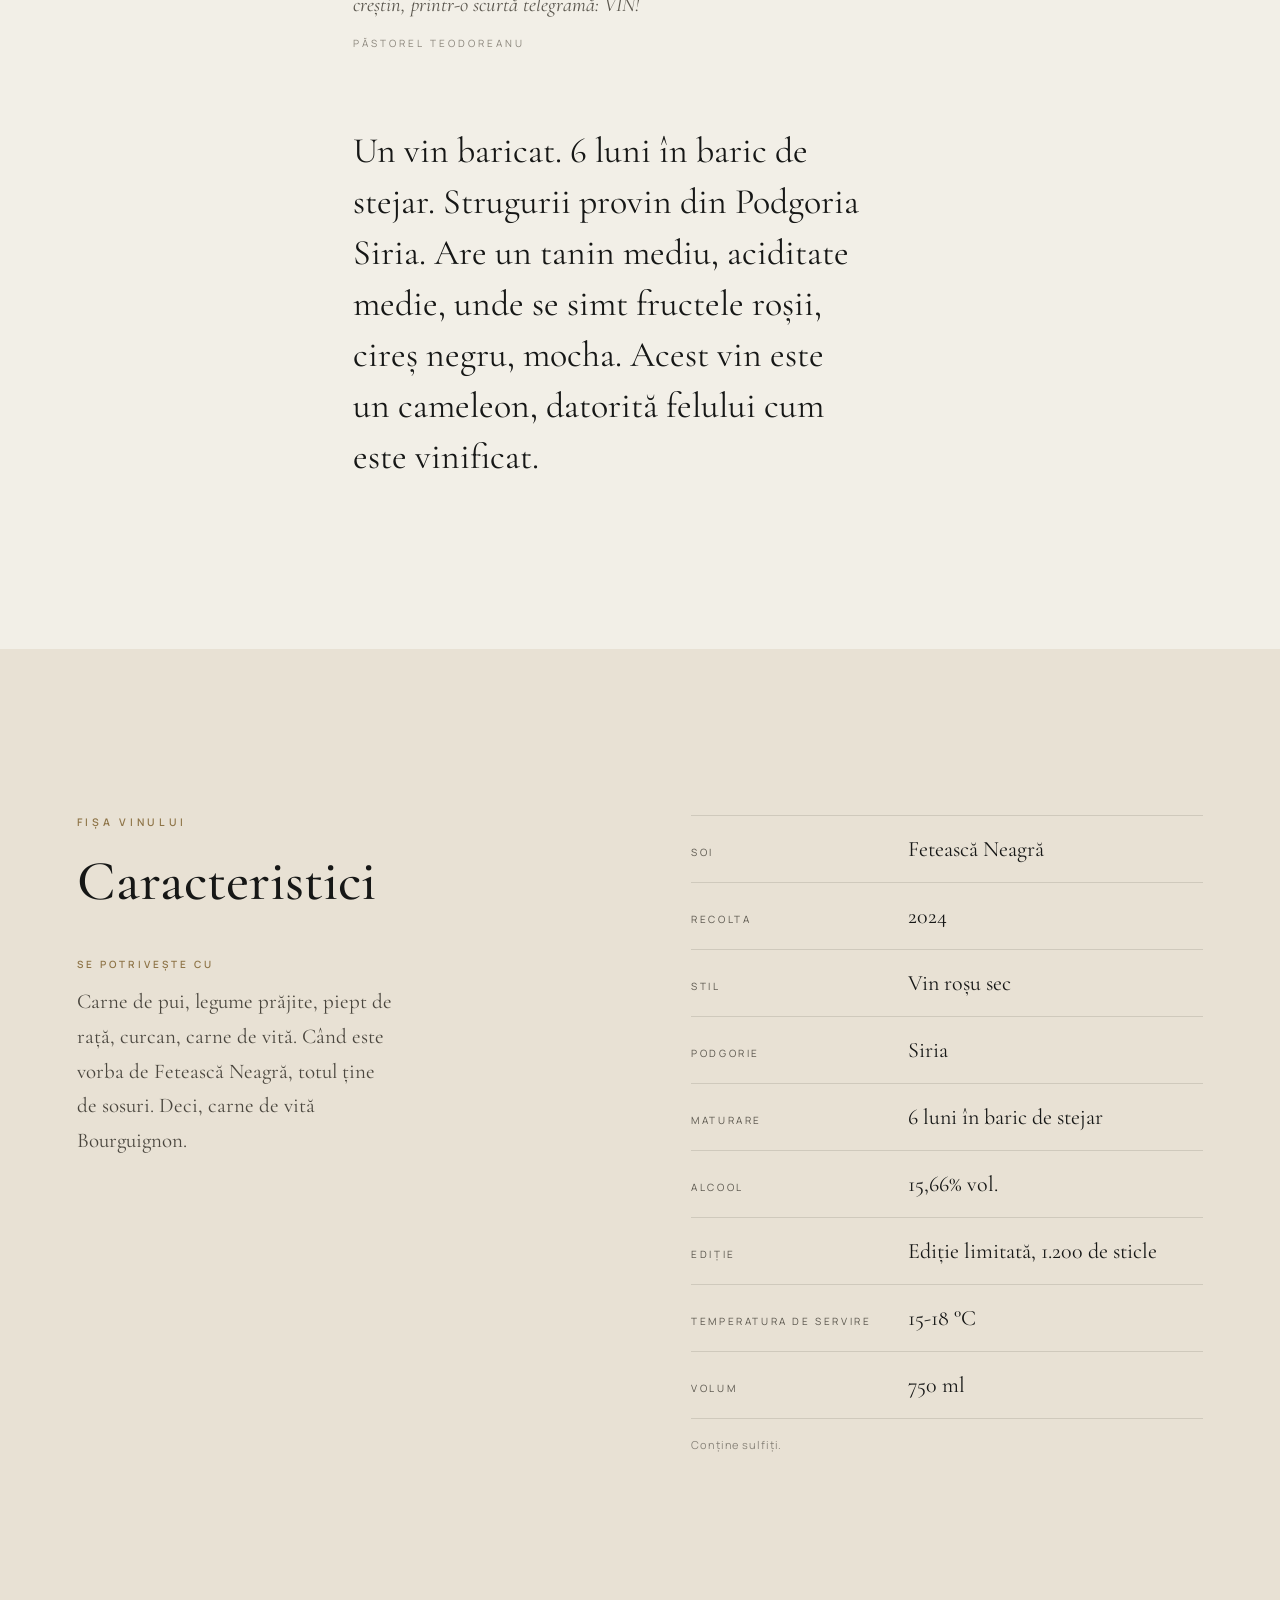
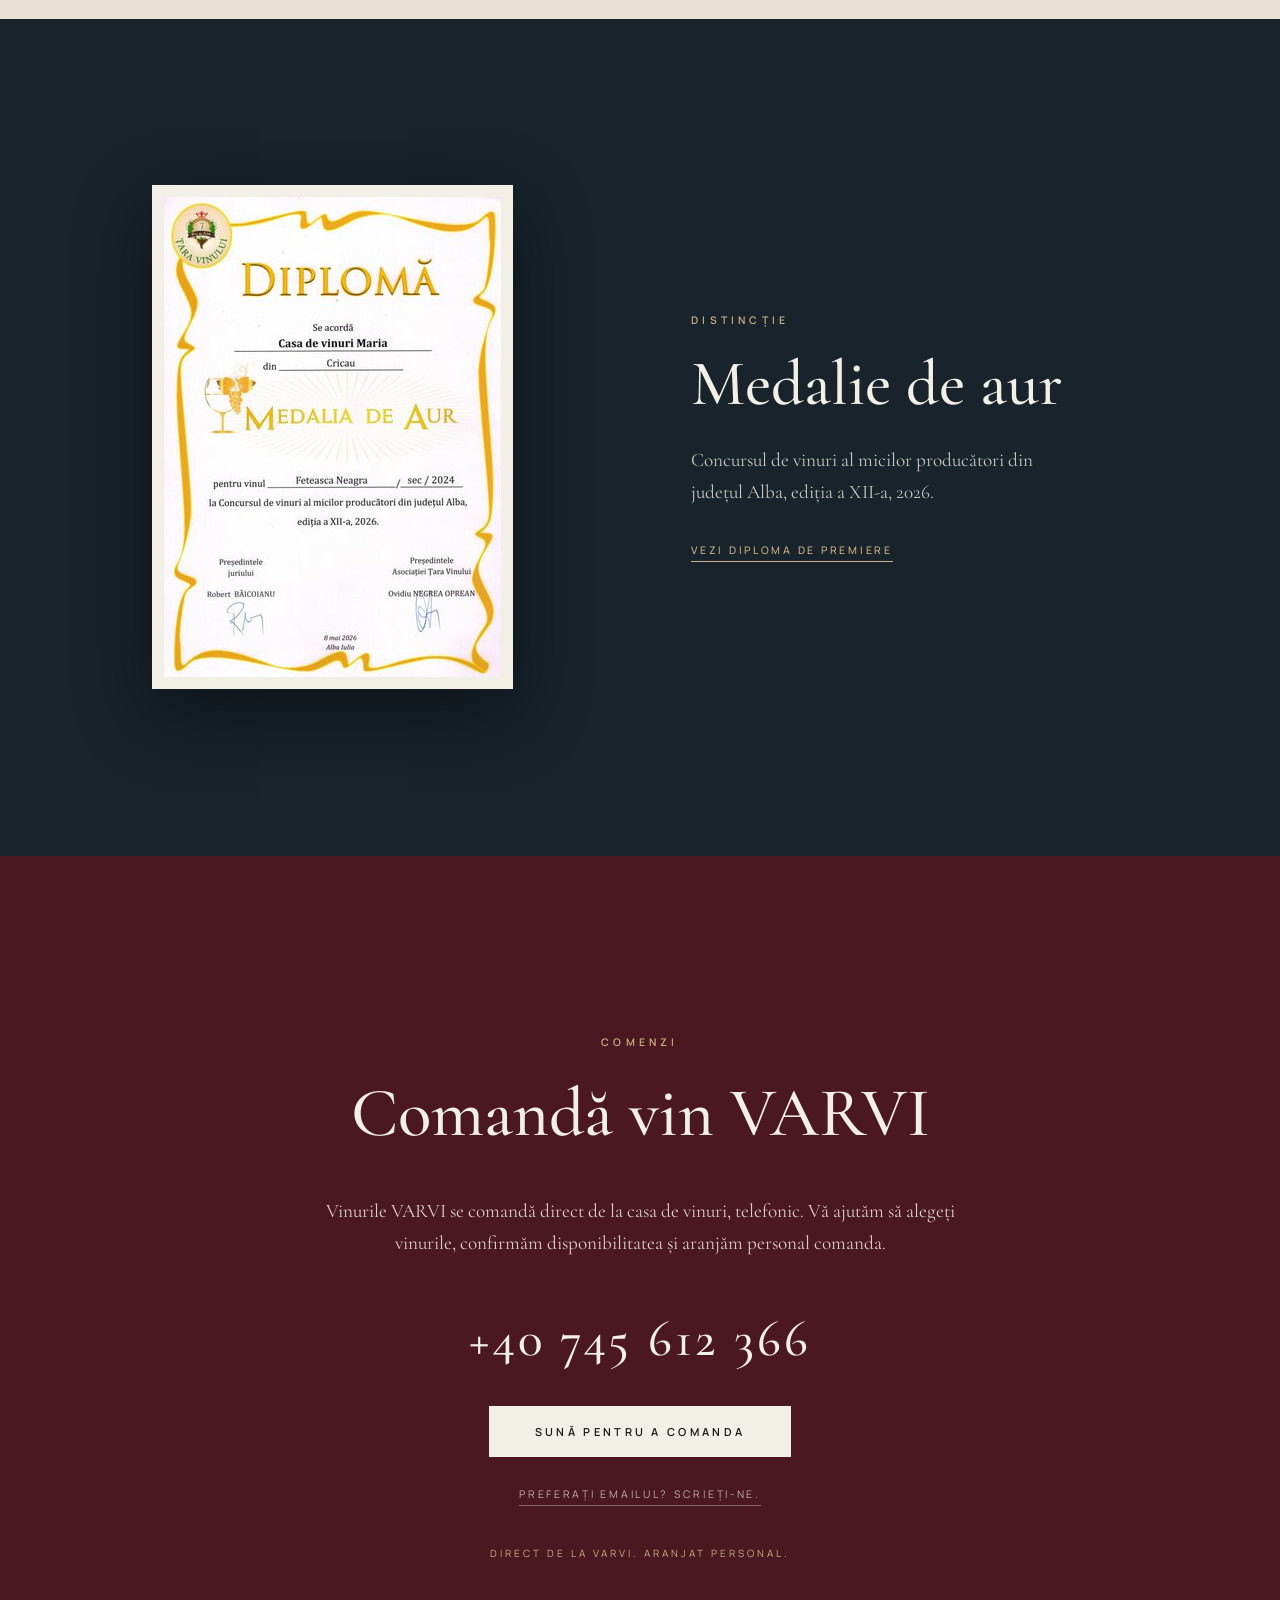
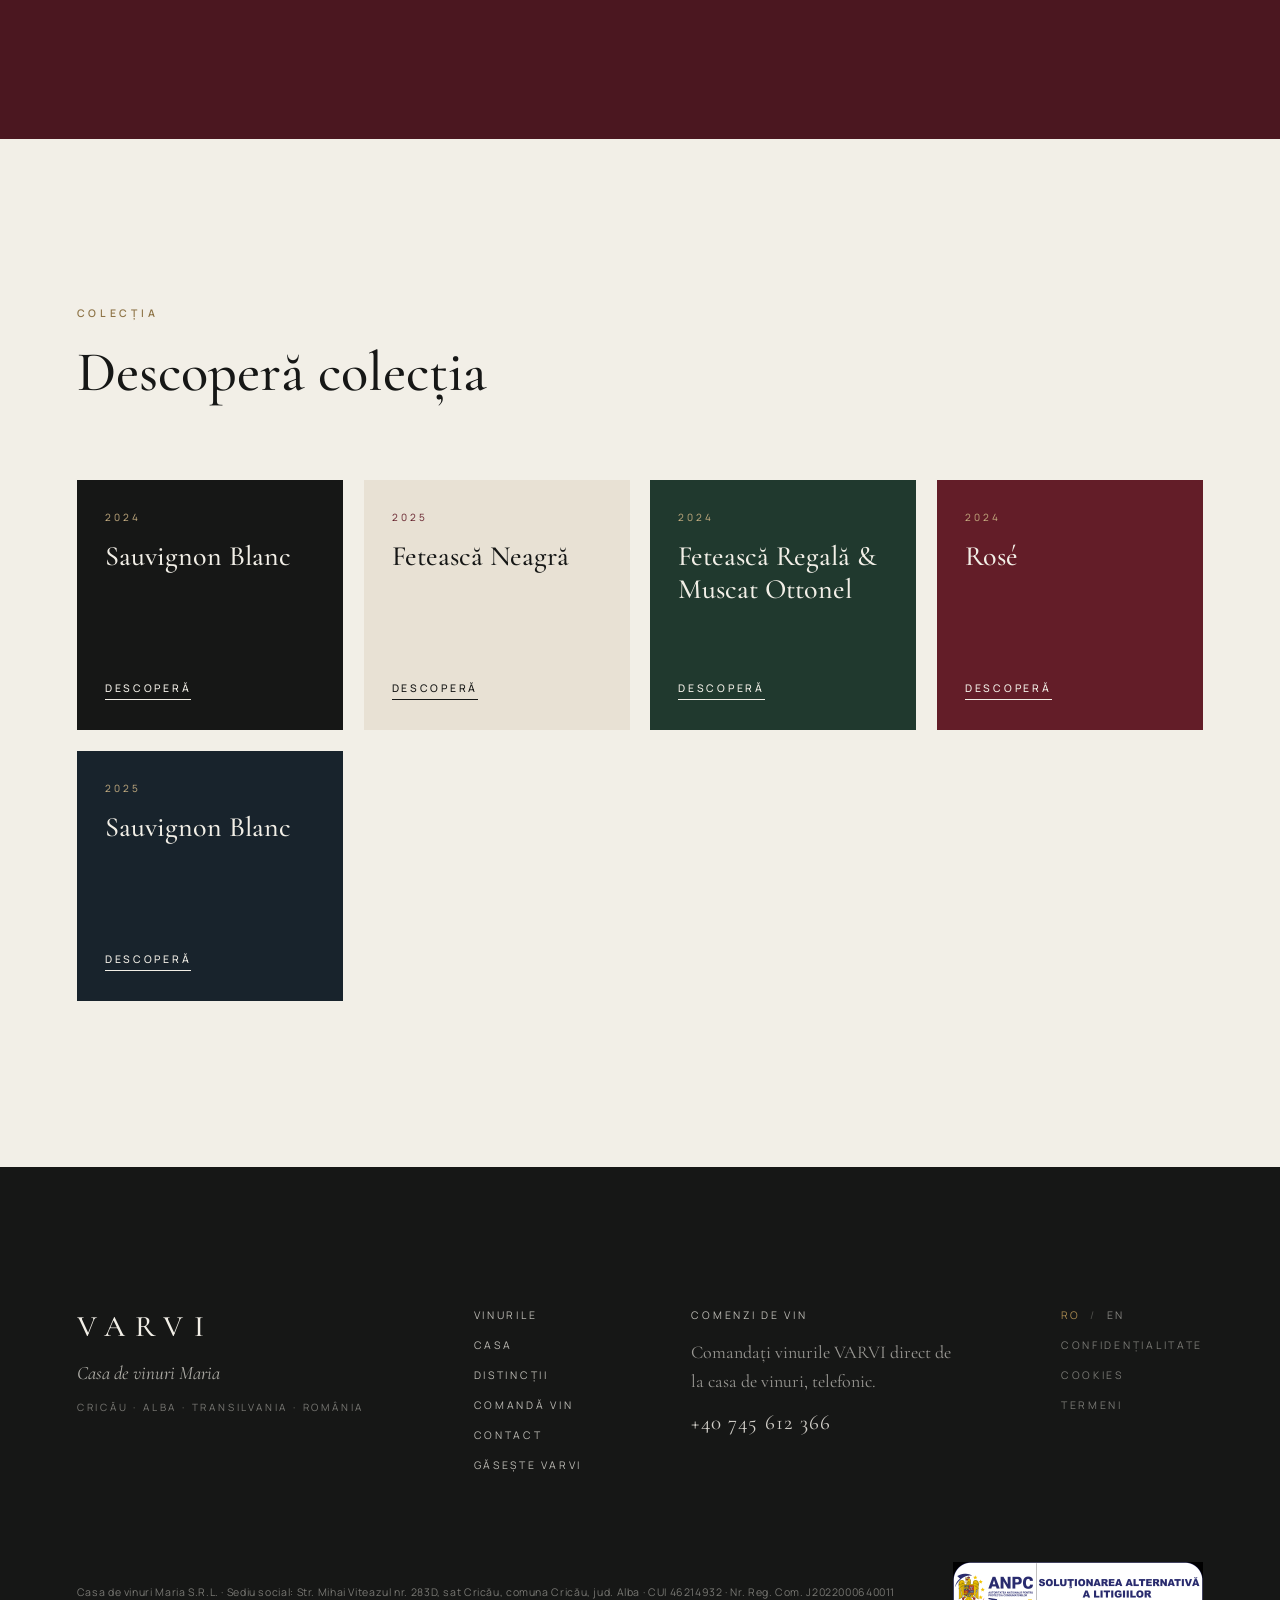
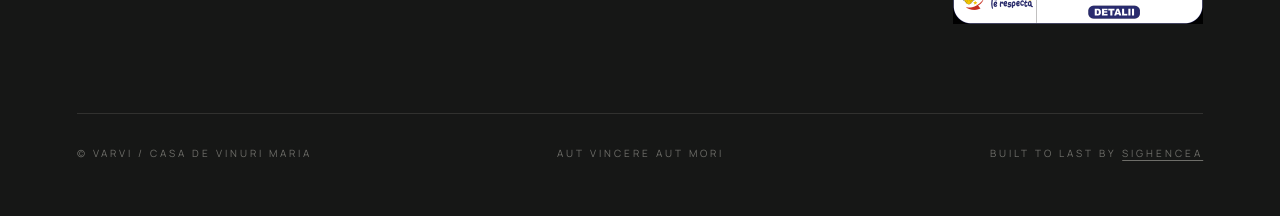
<file: feteasca-neagra-2024.html>
<!DOCTYPE html>
<html lang="ro">
<head>
<meta charset="utf-8">
<meta name="viewport" content="width=device-width, initial-scale=1">
<title data-i18n="meta.fn24Title">VARVI | Fetească Neagră 2024</title>
<meta name="description" content="VARVI Fetească Neagră 2024: a barrique-aged dry red, limited edition of 1,200 bottles, gold medal in Alba 2026. Made by Casa de vinuri Maria in Cricău, Transylvania.">
<meta name="theme-color" content="#161716">
<meta property="og:type" content="product">
<meta property="og:title" content="VARVI | Fetească Neagră 2024">
<meta property="og:description" content="VARVI Fetească Neagră 2024: a barrique-aged dry red, limited edition of 1,200 bottles, gold medal in Alba 2026. Made by Casa de vinuri Maria in Cricău, Transylvania.">
<meta property="og:url" content="https://varvi.ro/feteasca-neagra-2024.html">
<meta property="og:image" content="https://varvi.ro/assets/images/wines/feteasca-neagra-2024.jpg">
<link rel="canonical" href="https://varvi.ro/feteasca-neagra-2024.html">
<link rel="icon" type="image/png" href="assets/images/brand/favicon.png">
<link rel="stylesheet" href="assets/fonts/fonts.css">
<link rel="stylesheet" href="assets/css/styles.css">
<script>
// Runs before paint: returning of-age visitors never see the gate flash.
// Without JS the .js class is absent, so the gate stays hidden and the site
// remains readable.
(function(){try{if(localStorage.getItem('varvi_age_ok')==='1')document.documentElement.classList.add('age-ok')}catch(e){}document.documentElement.classList.add('js')})();
</script>
<script src="assets/js/i18n.js" defer></script>
<script src="assets/js/main.js" defer></script>
</head>
<body class="wp wp--fn24">

<!-- ======================= Age gate ======================= -->
<div class="age-gate" role="dialog" aria-modal="true" aria-labelledby="gate-heading">
  <div class="lang-toggle">
    <button class="lang-btn is-active" data-lang-btn="ro">RO</button>
    <span class="lang-toggle__sep" aria-hidden="true">/</span>
    <button class="lang-btn" data-lang-btn="en">EN</button>
  </div>
  <img class="age-gate__crest crest" src="assets/images/brand/crest-logo.png" alt="Blazonul heraldic VARVI" width="210" height="140">
  <div class="age-gate__brand" id="gate-heading">VARVI</div>
  <div class="age-gate__welcome eyebrow" data-i18n="gate.welcome">Bine ați venit la VARVI</div>
  <p class="age-gate__text" data-i18n="gate.text">Vă rugăm să confirmați că aveți vârsta legală pentru consumul de alcool în țara dumneavoastră.</p>
  <div class="age-gate__actions">
    <button class="btn btn--dark" data-gate-enter data-i18n="gate.enter">Intră</button>
    <button class="age-gate__leave" data-gate-leave data-i18n="gate.leave">Ieși</button>
  </div>
</div>

<!-- ======================= Header ======================= -->
<header class="site-header">
  <div class="site-header__bg"></div>
  <div class="site-header__inner">
    <a class="site-header__brand" href="index.html">
      <img class="site-header__crest" src="assets/images/brand/crest-logo.png" alt="" width="840" height="560">
      <span>VARVI</span>
    </a>
    <nav class="site-nav" aria-label="Principal">
      <a href="index.html#wines" data-i18n="nav.wines">Vinurile</a>
      <a href="index.html#house" data-i18n="nav.house">Casa</a>
      <a href="index.html#awards" data-i18n="nav.awards">Distincții</a>
      <a class="nav-order" href="tel:+40745612366" data-phone-href data-i18n="nav.order">Comandă vin</a>
      <a href="contact.html" data-i18n="nav.contact">Contact</a>
    </nav>
    <div class="lang-toggle">
      <button class="lang-btn is-active" data-lang-btn="ro">RO</button>
      <span class="lang-toggle__sep" aria-hidden="true">/</span>
      <button class="lang-btn" data-lang-btn="en">EN</button>
    </div>
    <button class="menu-toggle" aria-expanded="false" aria-controls="mobile-menu" aria-label="Deschide meniul" data-i18n-attr="aria-label:nav.menuOpen">
      <span class="menu-toggle__bar"></span>
      <span class="menu-toggle__bar"></span>
      <span class="menu-toggle__bar"></span>
    </button>
  </div>
</header>

<!-- Mobile menu overlay -->
<nav class="mobile-menu" id="mobile-menu" aria-label="Meniu mobil">
  <a href="index.html#wines" data-i18n="nav.wines">Vinurile</a>
  <a href="index.html#house" data-i18n="nav.house">Casa</a>
  <a href="index.html#awards" data-i18n="nav.awards">Distincții</a>
  <a class="nav-order" href="tel:+40745612366" data-phone-href data-i18n="nav.order">Comandă vin</a>
  <a href="contact.html" data-i18n="nav.contact">Contact</a>
  <div class="lang-toggle">
    <button class="lang-btn is-active" data-lang-btn="ro">RO</button>
    <span class="lang-toggle__sep" aria-hidden="true">/</span>
    <button class="lang-btn" data-lang-btn="en">EN</button>
  </div>
</nav>

<main>

<!-- ======================= 1 · Showcase ======================= -->
<section class="wp-hero" id="top">
  <img class="wp-hero__img" src="assets/images/wines/feteasca-neagra-2024.jpg" alt="Sticlă de VARVI Fetească Neagră 2024 cu etichetă albă, pe un piedestal de travertin" width="1672" height="941" fetchpriority="high">
  <div class="wp-hero__scrim"></div>
</section>

<section class="wp-intro">
  <div class="wp-intro__category eyebrow" data-i18n="cat.red">Vin roșu · Ediție limitată</div>
  <h1 class="wp-intro__name">Fetească Neagră</h1>
  <div class="wp-intro__vintage">2024</div>
  <div class="wp-intro__meta">
    <span>Podgoria Siria</span><span class="dot" aria-hidden="true">·</span><span data-i18n="edShort.1200">1.200 de sticle</span><span class="dot" aria-hidden="true">·</span><span>750 ml</span>
  </div>
  <button class="wp-medal" data-cert="feteasca-neagra-2024-aur-alba-2026" data-cert-name="Fetească Neagră 2024">
    <span class="wp-medal__seal" aria-hidden="true" data-i18n="wp.seal">Aur</span>
    <span class="wp-medal__label" data-i18n="award.alba2026Short">Medalie de aur · Alba 2026</span>
  </button>
</section>

<!-- ======================= 2 · Story (back label) ======================= -->
<section class="wp-story">
  <div class="container wp-story__grid">
    <div class="eyebrow" data-i18n="wp.story">Vinul</div>
    <div data-reveal>
      <blockquote class="wp-story__epigraph">
        <p data-i18n="fn.quote">Invitat fiind la cramă am răspuns ca un bun creștin, printr-o scurtă telegramă: VIN!</p>
        <footer>Păstorel Teodoreanu</footer>
      </blockquote>
      <p class="wp-story__text" data-i18n="fn.story">Un vin baricat. 6 luni în baric de stejar. Strugurii provin din Podgoria Siria. Are un tanin mediu, aciditate medie, unde se simt fructele roșii, cireș negru, mocha. Acest vin este un cameleon, datorită felului cum este vinificat.</p>
    </div>
  </div>
</section>

<!-- ======================= 3 · Characteristics ======================= -->
<section class="wp-specs">
  <div class="container wp-specs__grid">
    <div data-reveal>
      <div class="eyebrow" data-i18n="wp.specs">Fișa vinului</div>
      <h2 class="wp-specs__title" data-i18n="wp.specsTitle">Caracteristici</h2>
      <div class="wp-specs__pairing">
        <div class="wp-specs__pairing-label" data-i18n="wp.pairing">Se potrivește cu</div>
        <p data-i18n="fn.food">Carne de pui, legume prăjite, piept de rață, curcan, carne de vită. Când este vorba de Fetească Neagră, totul ține de sosuri. Deci, carne de vită Bourguignon.</p>
      </div>
    </div>
    <div data-reveal>
      <dl class="wp-specs__list">
        <div class="wp-specs__row"><dt data-i18n="wp.grape">Soi</dt><dd>Fetească Neagră</dd></div>
        <div class="wp-specs__row"><dt data-i18n="wp.vintage">Recolta</dt><dd>2024</dd></div>
        <div class="wp-specs__row"><dt data-i18n="wp.style">Stil</dt><dd data-i18n="wp.styleDryRed">Vin roșu sec</dd></div>
        <div class="wp-specs__row"><dt data-i18n="wp.vineyard">Podgorie</dt><dd>Siria</dd></div>
        <div class="wp-specs__row"><dt data-i18n="wp.ageing">Maturare</dt><dd data-i18n="wp.ageingBarrique">6 luni în baric de stejar</dd></div>
        <div class="wp-specs__row"><dt data-i18n="wp.alcohol">Alcool</dt><dd data-i18n="alc.fn24">15,66% vol.</dd></div>
        <div class="wp-specs__row"><dt data-i18n="wp.edition">Ediție</dt><dd data-i18n="ed.1200">Ediție limitată, 1.200 de sticle</dd></div>
        <div class="wp-specs__row"><dt data-i18n="wp.serving">Temperatura de servire</dt><dd>15-18 °C</dd></div>
        <div class="wp-specs__row"><dt data-i18n="wp.volume">Volum</dt><dd>750 ml</dd></div>
      </dl>
      <div class="wp-specs__note" data-i18n="wp.sulphites">Conține sulfiți.</div>
    </div>
  </div>
</section>

<!-- ======================= 4 · Distinction ======================= -->
<section class="wp-award">
  <div class="container wp-award__grid">
    <button class="wp-award__thumb" data-cert="feteasca-neagra-2024-aur-alba-2026" data-cert-name="Fetească Neagră 2024" aria-label="Vezi diploma de premiere" data-i18n-attr="aria-label:wine.viewCert">
      <img src="assets/certificates/feteasca-neagra-2024-aur-alba-2026-thumb.jpg" alt="" width="337" height="480" loading="lazy">
    </button>
    <div data-reveal>
      <div class="eyebrow eyebrow--gold-light" data-i18n="wp.award">Distincție</div>
      <h2 class="wp-award__tier" data-i18n="wp.goldMedal">Medalie de aur</h2>
      <p class="wp-award__contest" data-i18n="award.alba2026">Concursul de vinuri al micilor producători din județul Alba, ediția a XII-a, 2026.</p>
      <button class="text-link wp-award__cert" data-cert="feteasca-neagra-2024-aur-alba-2026" data-cert-name="Fetească Neagră 2024" data-i18n="wine.viewCert">Vezi diploma de premiere</button>
    </div>
  </div>
</section>

<!-- ======================= 5 · Order ======================= -->
<section class="order" id="order">
  <div class="order__inner" data-reveal>
    <div class="eyebrow eyebrow--gold-light" data-i18n="order.eyebrow">Comenzi</div>
    <h2 class="order__title" data-i18n="order.title">Comandă vin VARVI</h2>
    <p class="order__copy" data-i18n="order.copy">Vinurile VARVI se comandă direct de la casa de vinuri, telefonic. Vă ajutăm să alegeți vinurile, confirmăm disponibilitatea și aranjăm personal comanda.</p>
    <a class="order__phone" href="tel:+40745612366" data-phone-number>+40 745 612 366</a>
    <div class="order__actions">
      <a class="btn btn--ivory" href="tel:+40745612366" data-phone-href data-i18n="order.cta">Sună pentru a comanda</a>
    </div>
    <a class="order__email" href="contact.html" data-i18n="order.emailLink">Preferați emailul? Scrieți-ne.</a>
    <div class="order__motto" data-i18n="order.motto">Direct de la VARVI. Aranjat personal.</div>
  </div>
</section>

<!-- ======================= 6 · The rest of the collection ======================= -->
<section class="wp-more">
  <div class="container">
    <div class="eyebrow" data-i18n="wp.more">Colecția</div>
    <h2 class="wp-more__title" data-i18n="wp.moreTitle">Descoperă colecția</h2>
    <div class="wp-more__grid">
      <a class="wp-card wp--sb24" href="sauvignon-blanc-2024.html">
        <span class="wp-card__vintage">2024</span>
        <span class="wp-card__name">Sauvignon Blanc</span>
        <span class="text-link wp-card__link" data-i18n="wp.discover">Descoperă</span>
      </a>
      <a class="wp-card wp--fn25" href="feteasca-neagra-2025.html">
        <span class="wp-card__vintage">2025</span>
        <span class="wp-card__name">Fetească Neagră</span>
        <span class="text-link wp-card__link" data-i18n="wp.discover">Descoperă</span>
      </a>
      <a class="wp-card wp--frm" href="feteasca-regala-muscat-ottonel-2024.html">
        <span class="wp-card__vintage">2024</span>
        <span class="wp-card__name">Fetească Regală &amp; Muscat Ottonel</span>
        <span class="text-link wp-card__link" data-i18n="wp.discover">Descoperă</span>
      </a>
      <a class="wp-card wp--rose" href="rose-2024.html">
        <span class="wp-card__vintage">2024</span>
        <span class="wp-card__name">Rosé</span>
        <span class="text-link wp-card__link" data-i18n="wp.discover">Descoperă</span>
      </a>
      <a class="wp-card wp--sb25" href="sauvignon-blanc-2025.html">
        <span class="wp-card__vintage">2025</span>
        <span class="wp-card__name">Sauvignon Blanc</span>
        <span class="text-link wp-card__link" data-i18n="wp.discover">Descoperă</span>
      </a>
    </div>
  </div>
</section>

</main>

<!-- ======================= Footer ======================= -->
<footer class="site-footer">
  <div class="container site-footer__inner">
    <div class="site-footer__cols">
      <div>
        <div class="site-footer__brand-name">VARVI</div>
        <div class="site-footer__producer">Casa de vinuri Maria</div>
        <div class="site-footer__address" data-i18n="footer.address">Cricău · Alba · Transilvania · România</div>
      </div>
      <nav class="site-footer__nav" aria-label="Subsol">
        <a href="index.html#wines" data-i18n="nav.wines">Vinurile</a>
        <a href="index.html#house" data-i18n="nav.house">Casa</a>
        <a href="index.html#awards" data-i18n="nav.awards">Distincții</a>
        <a href="tel:+40745612366" data-phone-href data-i18n="nav.order">Comandă vin</a>
        <a href="contact.html" data-i18n="nav.contact">Contact</a>
        <a href="stockists.html" data-i18n="contact.link2">Găsește VARVI</a>
      </nav>
      <div class="site-footer__orders">
        <div class="site-footer__orders-title" data-i18n="footer.orderTitle">Comenzi de vin</div>
        <p class="site-footer__orders-copy" data-i18n="footer.orderCopy">Comandați vinurile VARVI direct de la casa de vinuri, telefonic.</p>
        <a class="site-footer__phone" href="tel:+40745612366" data-phone-number>+40 745 612 366</a>
      </div>
      <div class="site-footer__legal">
        <div class="lang-toggle">
          <button class="lang-btn is-active" data-lang-btn="ro">RO</button>
          <span class="lang-toggle__sep" aria-hidden="true">/</span>
          <button class="lang-btn" data-lang-btn="en">EN</button>
        </div>
        <a href="privacy.html" data-i18n="legal.privacy">Confidențialitate</a>
        <a href="cookies.html" data-i18n="legal.cookies">Cookies</a>
        <a href="terms.html" data-i18n="legal.terms">Termeni</a>
      </div>
    </div>
    <div class="site-footer__compliance">
      <p class="site-footer__company" data-i18n="footer.company">Casa de vinuri Maria S.R.L. · Sediu social: Str. Mihai Viteazul nr. 283D, sat Cricău, comuna Cricău, jud. Alba · CUI 46214932 · Nr. Reg. Com. J2022000640011</p>
      <a class="site-footer__sal" href="https://reclamatiisal.anpc.ro" target="_blank" rel="noopener"><img src="assets/images/anpc-sal.png" width="250" height="62" alt="ANPC: Soluționarea alternativă a litigiilor" loading="lazy"></a>
    </div>
    <div class="site-footer__bottom">
      <span>© VARVI / Casa de vinuri Maria</span>
      <span class="center">Aut vincere aut mori</span>
      <span class="right">Built to last by <a href="https://www.sighencea.com" target="_blank" rel="noopener">Sighencea</a></span>
    </div>
  </div>
</footer>

<!-- ======================= Back to top ======================= -->
<a class="back-top" href="#top" aria-label="Înapoi sus" data-i18n-attr="aria-label:nav.backTop"><span aria-hidden="true">↑</span></a>

<!-- ======================= Background music ======================= -->
<audio id="bg-music" src="assets/audio/ambience.mp3" loop preload="metadata"></audio>
<div class="sound-control">
  <button class="sound-toggle" data-sound-toggle aria-pressed="true">
    <span class="sound-toggle__icon" aria-hidden="true"></span>
    <span data-i18n="audio.label">Muzică</span>
  </button>
  <input class="sound-volume" data-sound-volume type="range" min="0" max="100" step="1" value="36" aria-label="Volum" data-i18n-attr="aria-label:audio.volume">
</div>

<!-- ======================= Certificate lightbox ======================= -->
<div class="modal lightbox" id="cert-lightbox" role="dialog" aria-modal="true" aria-label="Diploma de premiere" data-i18n-attr="aria-label:wine.viewCert">
  <div class="lightbox__frame" data-modal-card>
    <!-- src/alt set per wine from the button's data-cert slug (assets/certificates/<slug>.jpg) -->
    <img class="lightbox__img" alt="">
  </div>
  <div class="lightbox__bar" data-modal-card>
    <div class="lightbox__name"></div>
    <a class="lightbox__download" download data-i18n="cert.download">Descarcă PDF</a>
    <button class="lightbox__close" data-modal-close data-i18n="cert.close">Închide</button>
  </div>
</div>

</body>
</html>
</file>
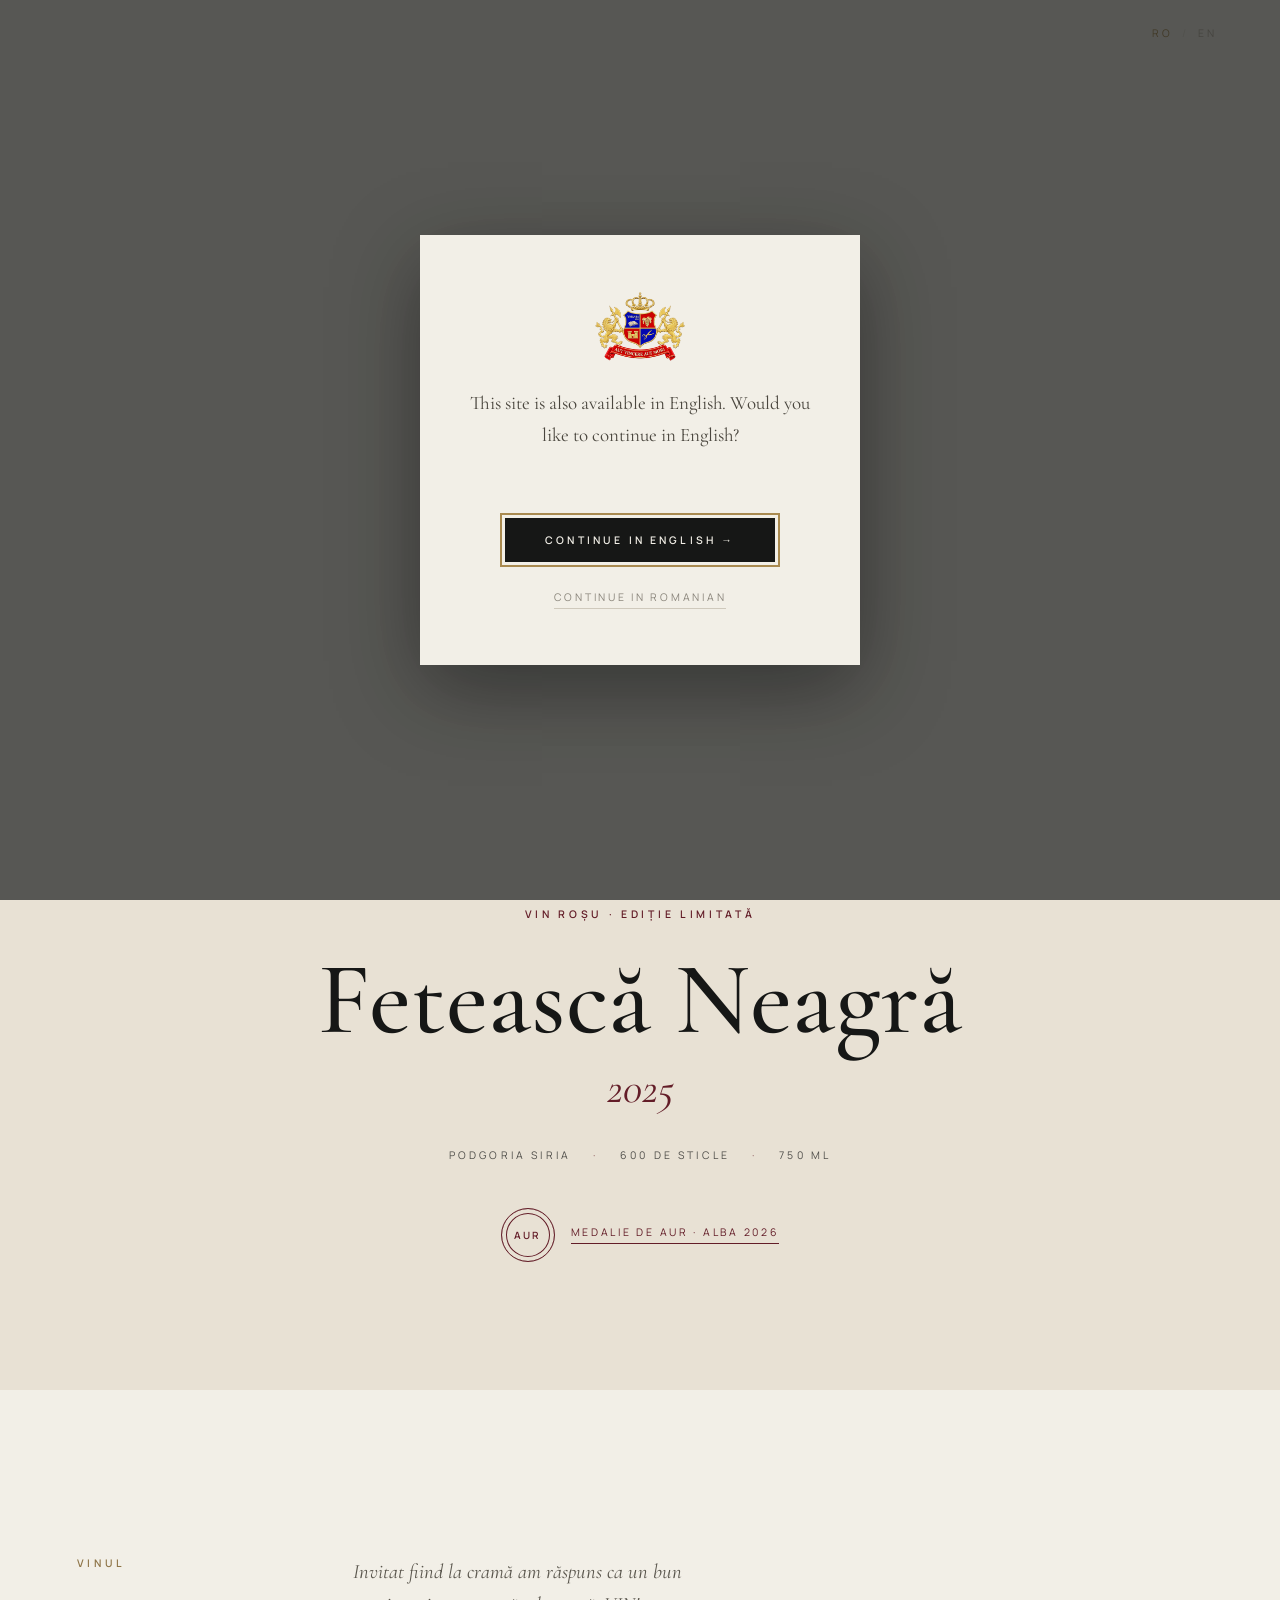
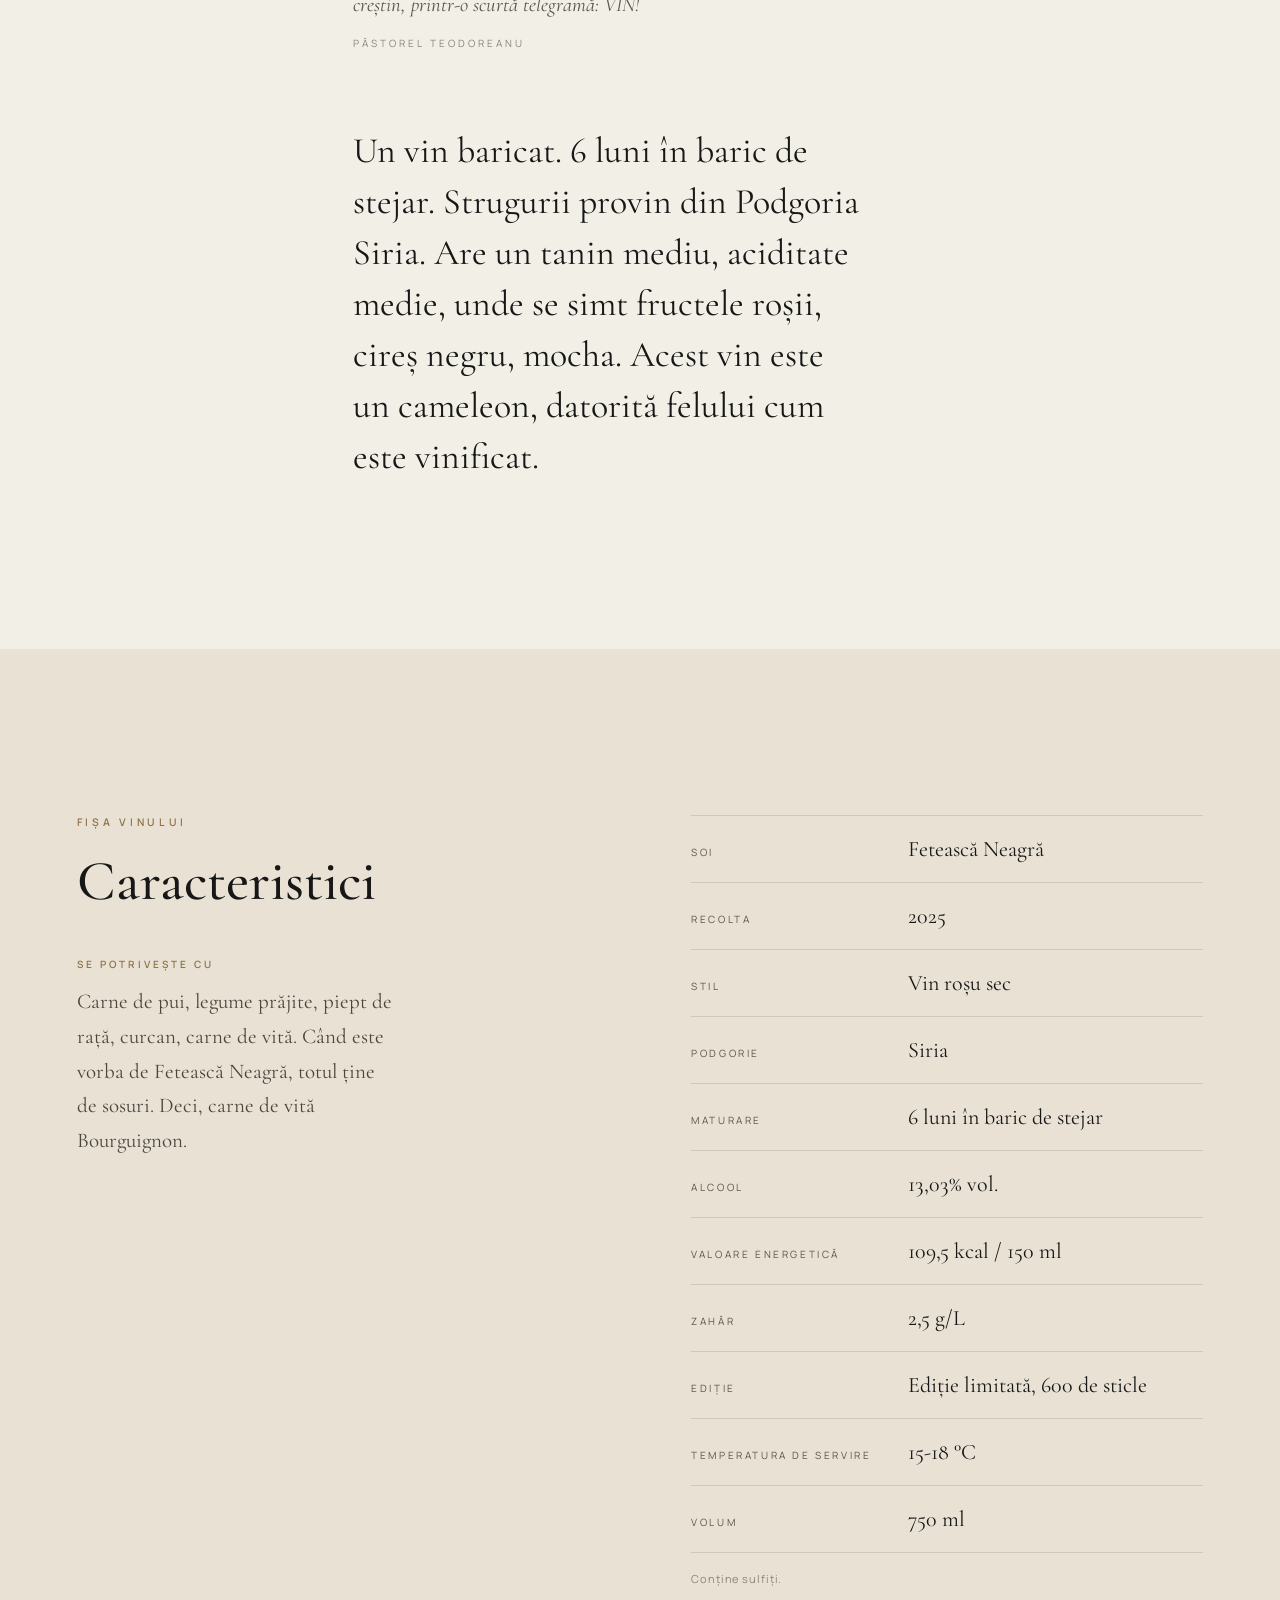
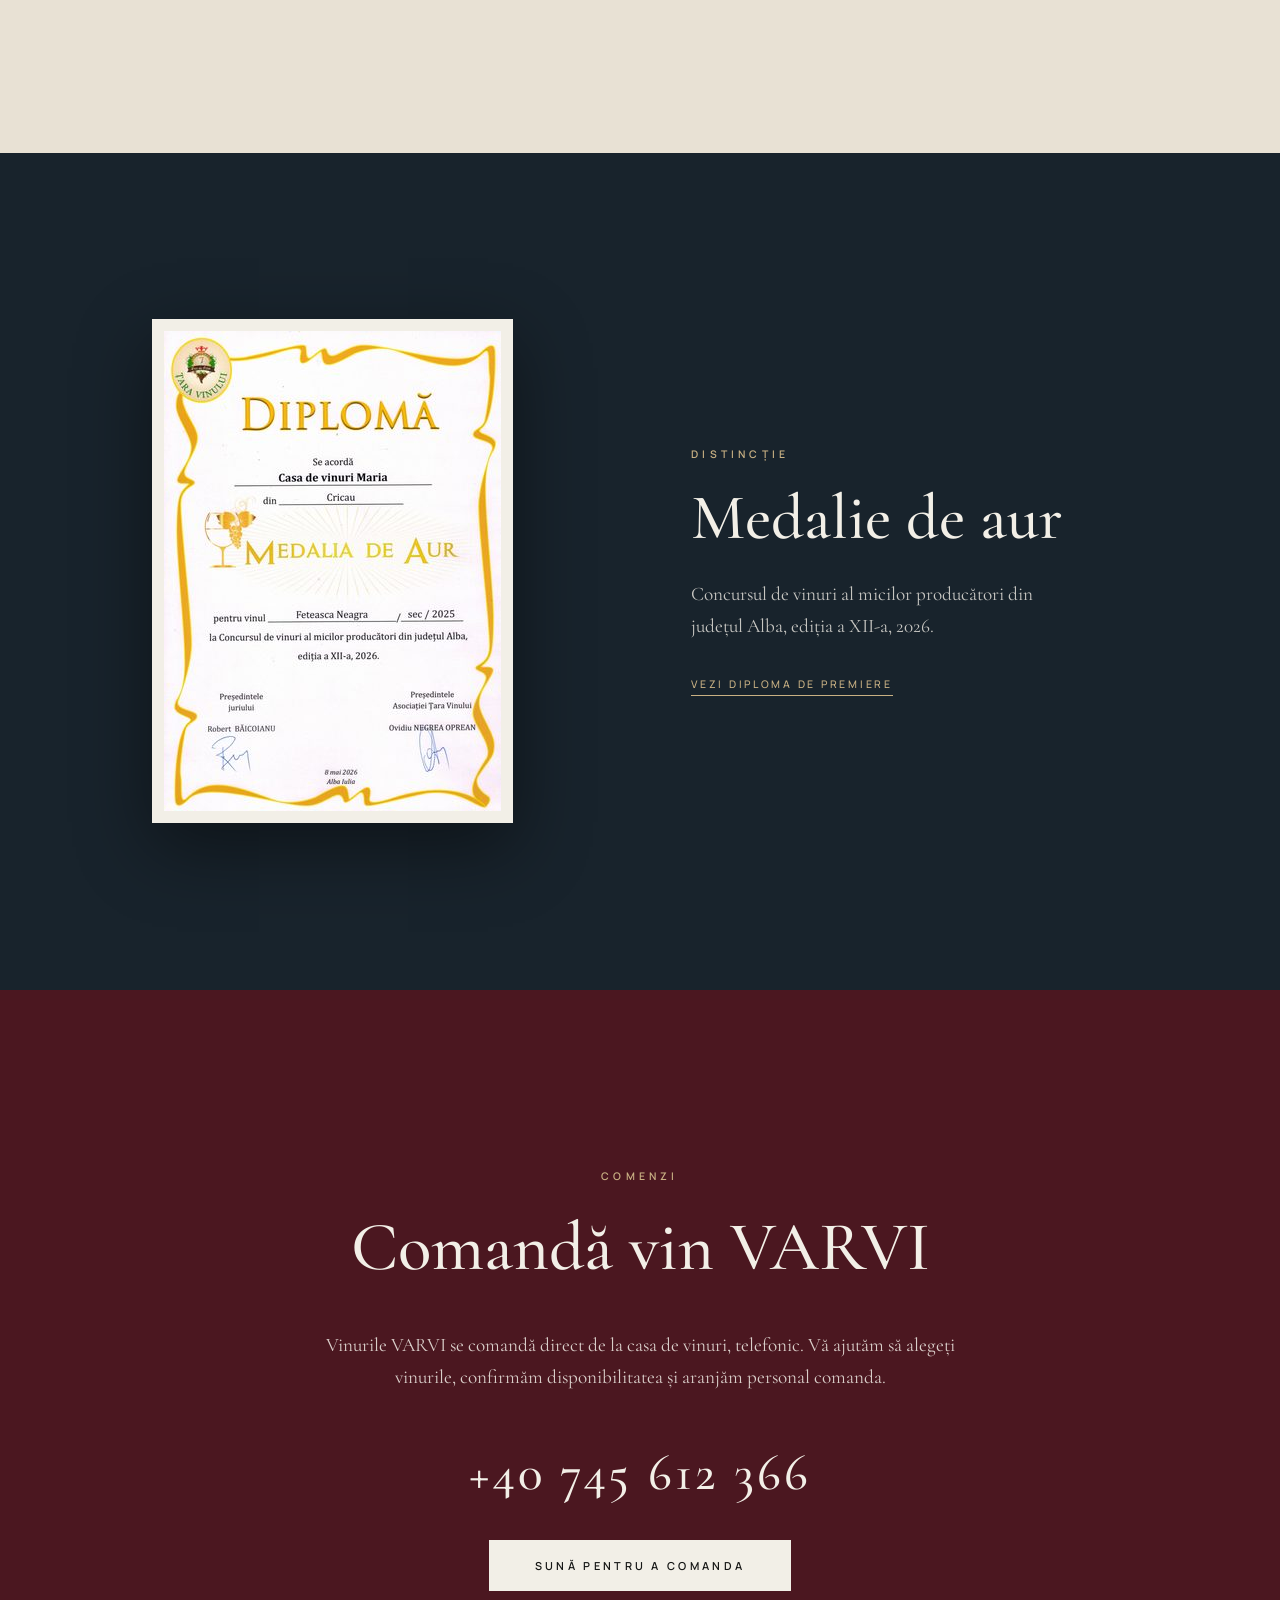
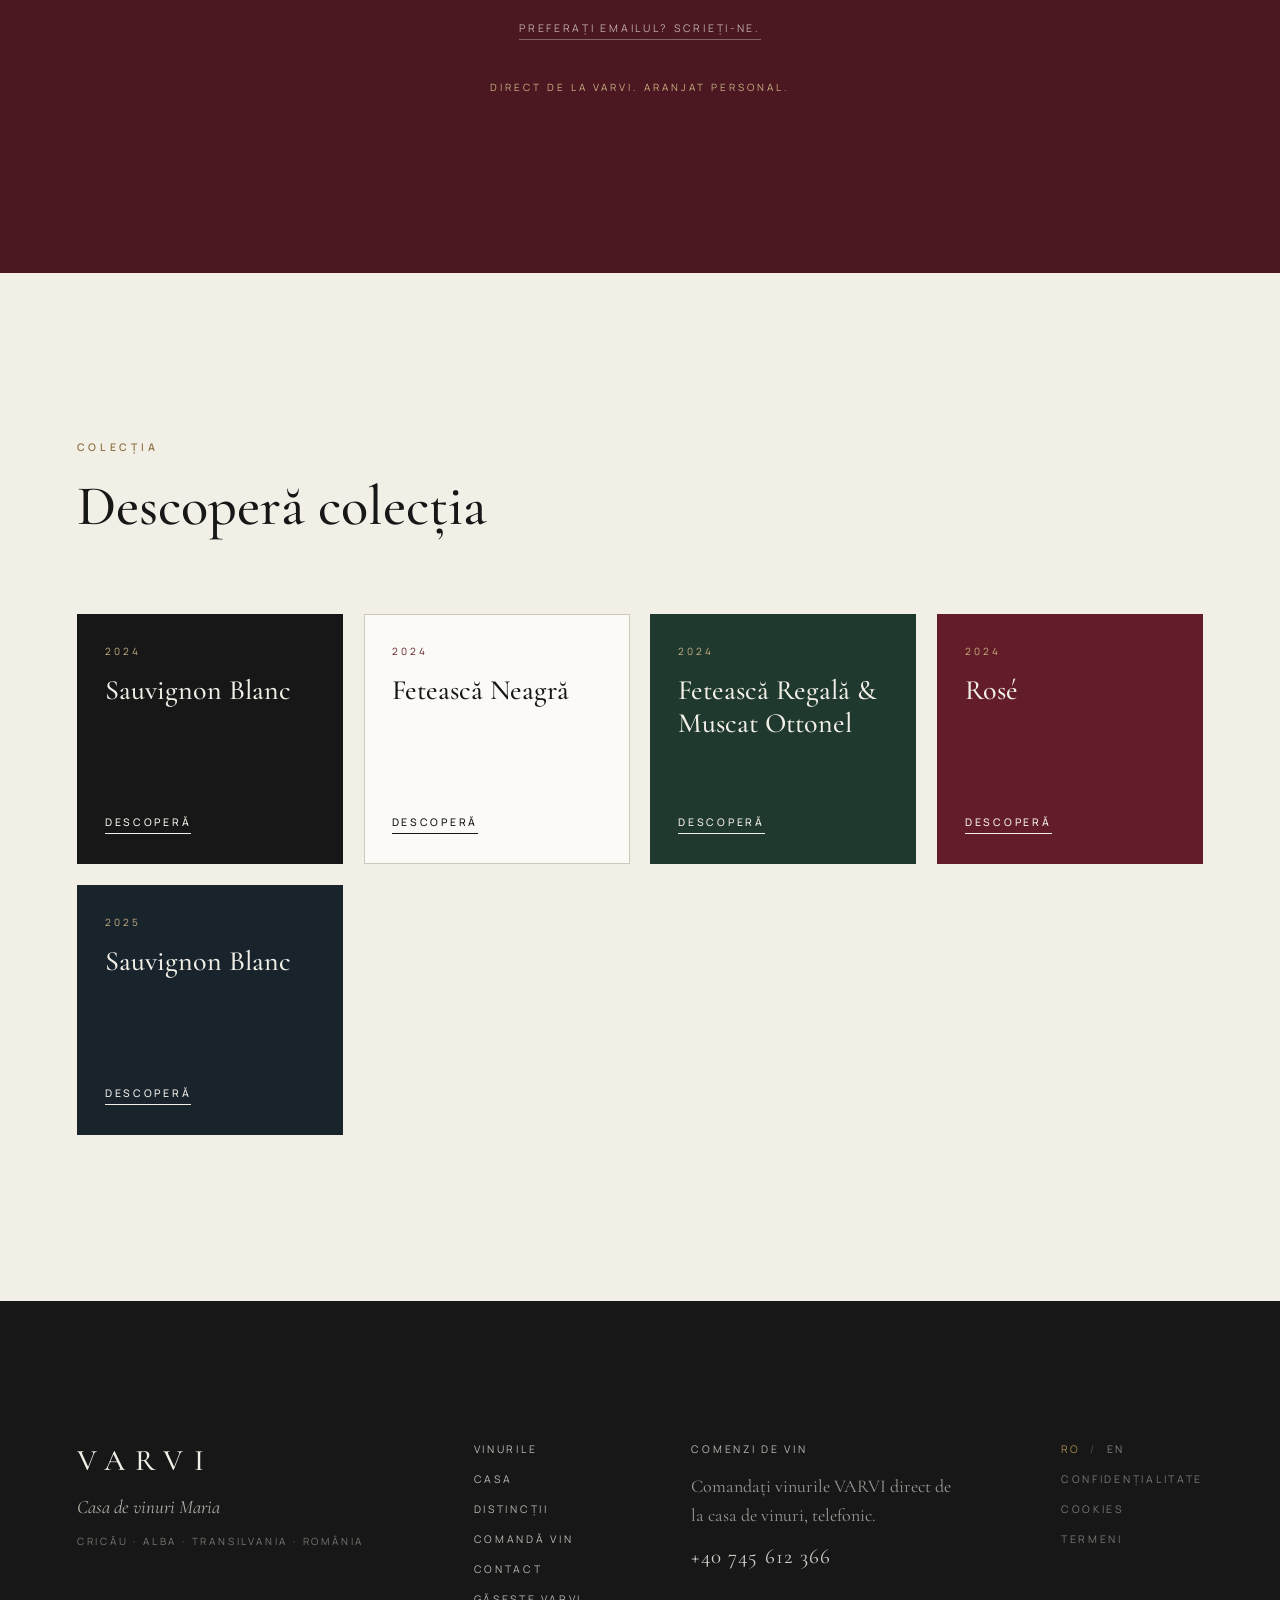
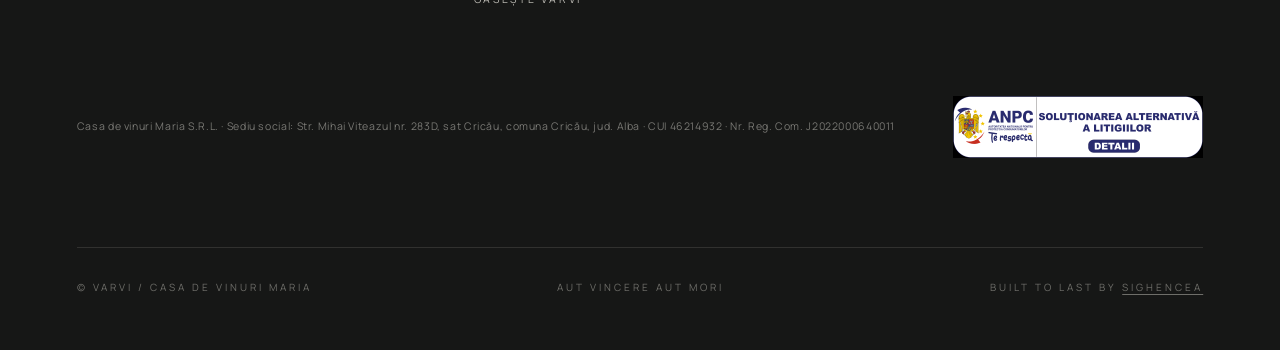
<file: feteasca-neagra-2025.html>
<!DOCTYPE html>
<html lang="ro">
<head>
<meta charset="utf-8">
<meta name="viewport" content="width=device-width, initial-scale=1">
<title data-i18n="meta.fn25Title">VARVI | Fetească Neagră 2025</title>
<meta name="description" content="VARVI Fetească Neagră 2025: a barrique-aged dry red, limited edition of 600 bottles, gold medal in Alba 2026. Made by Casa de vinuri Maria in Cricău, Transylvania.">
<meta name="theme-color" content="#161716">
<meta property="og:type" content="product">
<meta property="og:title" content="VARVI | Fetească Neagră 2025">
<meta property="og:description" content="VARVI Fetească Neagră 2025: a barrique-aged dry red, limited edition of 600 bottles, gold medal in Alba 2026. Made by Casa de vinuri Maria in Cricău, Transylvania.">
<meta property="og:url" content="https://varvi.ro/feteasca-neagra-2025.html">
<meta property="og:image" content="https://varvi.ro/assets/images/wines/feteasca-neagra-2025.jpg">
<link rel="canonical" href="https://varvi.ro/feteasca-neagra-2025.html">
<link rel="icon" type="image/png" href="assets/images/brand/favicon.png">
<link rel="stylesheet" href="assets/fonts/fonts.css">
<link rel="stylesheet" href="assets/css/styles.css">
<script>
// Runs before paint: returning of-age visitors never see the gate flash.
// Without JS the .js class is absent, so the gate stays hidden and the site
// remains readable.
(function(){try{if(localStorage.getItem('varvi_age_ok')==='1')document.documentElement.classList.add('age-ok')}catch(e){}document.documentElement.classList.add('js')})();
</script>
<script src="assets/js/i18n.js" defer></script>
<script src="assets/js/main.js" defer></script>
</head>
<body class="wp wp--fn25">

<!-- ======================= Age gate ======================= -->
<div class="age-gate" role="dialog" aria-modal="true" aria-labelledby="gate-heading">
  <div class="lang-toggle">
    <button class="lang-btn is-active" data-lang-btn="ro">RO</button>
    <span class="lang-toggle__sep" aria-hidden="true">/</span>
    <button class="lang-btn" data-lang-btn="en">EN</button>
  </div>
  <img class="age-gate__crest crest" src="assets/images/brand/crest-logo.png" alt="Blazonul heraldic VARVI" width="210" height="140">
  <div class="age-gate__brand" id="gate-heading">VARVI</div>
  <div class="age-gate__welcome eyebrow" data-i18n="gate.welcome">Bine ați venit la VARVI</div>
  <p class="age-gate__text" data-i18n="gate.text">Vă rugăm să confirmați că aveți vârsta legală pentru consumul de alcool în țara dumneavoastră.</p>
  <div class="age-gate__actions">
    <button class="btn btn--dark" data-gate-enter data-i18n="gate.enter">Intră</button>
    <button class="age-gate__leave" data-gate-leave data-i18n="gate.leave">Ieși</button>
  </div>
</div>

<!-- ======================= Header ======================= -->
<header class="site-header">
  <div class="site-header__bg"></div>
  <div class="site-header__inner">
    <a class="site-header__brand" href="index.html">
      <img class="site-header__crest" src="assets/images/brand/crest-logo.png" alt="" width="840" height="560">
      <span>VARVI</span>
    </a>
    <nav class="site-nav" aria-label="Principal">
      <a href="index.html#wines" data-i18n="nav.wines">Vinurile</a>
      <a href="index.html#house" data-i18n="nav.house">Casa</a>
      <a href="index.html#awards" data-i18n="nav.awards">Distincții</a>
      <a class="nav-order" href="tel:+40745612366" data-phone-href data-i18n="nav.order">Comandă vin</a>
      <a href="contact.html" data-i18n="nav.contact">Contact</a>
    </nav>
    <div class="lang-toggle">
      <button class="lang-btn is-active" data-lang-btn="ro">RO</button>
      <span class="lang-toggle__sep" aria-hidden="true">/</span>
      <button class="lang-btn" data-lang-btn="en">EN</button>
    </div>
    <button class="menu-toggle" aria-expanded="false" aria-controls="mobile-menu" aria-label="Deschide meniul" data-i18n-attr="aria-label:nav.menuOpen">
      <span class="menu-toggle__bar"></span>
      <span class="menu-toggle__bar"></span>
      <span class="menu-toggle__bar"></span>
    </button>
  </div>
</header>

<!-- Mobile menu overlay -->
<nav class="mobile-menu" id="mobile-menu" aria-label="Meniu mobil">
  <a href="index.html#wines" data-i18n="nav.wines">Vinurile</a>
  <a href="index.html#house" data-i18n="nav.house">Casa</a>
  <a href="index.html#awards" data-i18n="nav.awards">Distincții</a>
  <a class="nav-order" href="tel:+40745612366" data-phone-href data-i18n="nav.order">Comandă vin</a>
  <a href="contact.html" data-i18n="nav.contact">Contact</a>
  <div class="lang-toggle">
    <button class="lang-btn is-active" data-lang-btn="ro">RO</button>
    <span class="lang-toggle__sep" aria-hidden="true">/</span>
    <button class="lang-btn" data-lang-btn="en">EN</button>
  </div>
</nav>

<main>

<!-- ======================= 1 · Showcase ======================= -->
<section class="wp-hero" id="top">
  <img class="wp-hero__img" src="assets/images/wines/feteasca-neagra-2025.jpg" alt="Sticlă de VARVI Fetească Neagră 2025 cu etichetă crem, pe un piedestal de travertin" width="1672" height="941" fetchpriority="high">
  <div class="wp-hero__scrim"></div>
</section>

<section class="wp-intro">
  <div class="wp-intro__category eyebrow" data-i18n="cat.red">Vin roșu · Ediție limitată</div>
  <h1 class="wp-intro__name">Fetească Neagră</h1>
  <div class="wp-intro__vintage">2025</div>
  <div class="wp-intro__meta">
    <span>Podgoria Siria</span><span class="dot" aria-hidden="true">·</span><span data-i18n="edShort.600">600 de sticle</span><span class="dot" aria-hidden="true">·</span><span>750 ml</span>
  </div>
  <button class="wp-medal" data-cert="feteasca-neagra-2025-aur-alba-2026" data-cert-name="Fetească Neagră 2025">
    <span class="wp-medal__seal" aria-hidden="true" data-i18n="wp.seal">Aur</span>
    <span class="wp-medal__label" data-i18n="award.alba2026Short">Medalie de aur · Alba 2026</span>
  </button>
</section>

<!-- ======================= 2 · Story (back label) ======================= -->
<section class="wp-story">
  <div class="container wp-story__grid">
    <div class="eyebrow" data-i18n="wp.story">Vinul</div>
    <div data-reveal>
      <blockquote class="wp-story__epigraph">
        <p data-i18n="fn.quote">Invitat fiind la cramă am răspuns ca un bun creștin, printr-o scurtă telegramă: VIN!</p>
        <footer>Păstorel Teodoreanu</footer>
      </blockquote>
      <p class="wp-story__text" data-i18n="fn.story">Un vin baricat. 6 luni în baric de stejar. Strugurii provin din Podgoria Siria. Are un tanin mediu, aciditate medie, unde se simt fructele roșii, cireș negru, mocha. Acest vin este un cameleon, datorită felului cum este vinificat.</p>
    </div>
  </div>
</section>

<!-- ======================= 3 · Characteristics ======================= -->
<section class="wp-specs">
  <div class="container wp-specs__grid">
    <div data-reveal>
      <div class="eyebrow" data-i18n="wp.specs">Fișa vinului</div>
      <h2 class="wp-specs__title" data-i18n="wp.specsTitle">Caracteristici</h2>
      <div class="wp-specs__pairing">
        <div class="wp-specs__pairing-label" data-i18n="wp.pairing">Se potrivește cu</div>
        <p data-i18n="fn.food">Carne de pui, legume prăjite, piept de rață, curcan, carne de vită. Când este vorba de Fetească Neagră, totul ține de sosuri. Deci, carne de vită Bourguignon.</p>
      </div>
    </div>
    <div data-reveal>
      <dl class="wp-specs__list">
        <div class="wp-specs__row"><dt data-i18n="wp.grape">Soi</dt><dd>Fetească Neagră</dd></div>
        <div class="wp-specs__row"><dt data-i18n="wp.vintage">Recolta</dt><dd>2025</dd></div>
        <div class="wp-specs__row"><dt data-i18n="wp.style">Stil</dt><dd data-i18n="wp.styleDryRed">Vin roșu sec</dd></div>
        <div class="wp-specs__row"><dt data-i18n="wp.vineyard">Podgorie</dt><dd>Siria</dd></div>
        <div class="wp-specs__row"><dt data-i18n="wp.ageing">Maturare</dt><dd data-i18n="wp.ageingBarrique">6 luni în baric de stejar</dd></div>
        <div class="wp-specs__row"><dt data-i18n="wp.alcohol">Alcool</dt><dd data-i18n="alc.fn25">13,03% vol.</dd></div>
        <div class="wp-specs__row"><dt data-i18n="wp.energy">Valoare energetică</dt><dd data-i18n="kcal.fn25">109,5 kcal / 150 ml</dd></div>
        <div class="wp-specs__row"><dt data-i18n="wp.sugar">Zahăr</dt><dd data-i18n="sugar.fn25">2,5 g/L</dd></div>
        <div class="wp-specs__row"><dt data-i18n="wp.edition">Ediție</dt><dd data-i18n="ed.600">Ediție limitată, 600 de sticle</dd></div>
        <div class="wp-specs__row"><dt data-i18n="wp.serving">Temperatura de servire</dt><dd>15-18 °C</dd></div>
        <div class="wp-specs__row"><dt data-i18n="wp.volume">Volum</dt><dd>750 ml</dd></div>
      </dl>
      <div class="wp-specs__note" data-i18n="wp.sulphites">Conține sulfiți.</div>
    </div>
  </div>
</section>

<!-- ======================= 4 · Distinction ======================= -->
<section class="wp-award">
  <div class="container wp-award__grid">
    <button class="wp-award__thumb" data-cert="feteasca-neagra-2025-aur-alba-2026" data-cert-name="Fetească Neagră 2025" aria-label="Vezi diploma de premiere" data-i18n-attr="aria-label:wine.viewCert">
      <img src="assets/certificates/feteasca-neagra-2025-aur-alba-2026-thumb.jpg" alt="" width="337" height="480" loading="lazy">
    </button>
    <div data-reveal>
      <div class="eyebrow eyebrow--gold-light" data-i18n="wp.award">Distincție</div>
      <h2 class="wp-award__tier" data-i18n="wp.goldMedal">Medalie de aur</h2>
      <p class="wp-award__contest" data-i18n="award.alba2026">Concursul de vinuri al micilor producători din județul Alba, ediția a XII-a, 2026.</p>
      <button class="text-link wp-award__cert" data-cert="feteasca-neagra-2025-aur-alba-2026" data-cert-name="Fetească Neagră 2025" data-i18n="wine.viewCert">Vezi diploma de premiere</button>
    </div>
  </div>
</section>

<!-- ======================= 5 · Order ======================= -->
<section class="order" id="order">
  <div class="order__inner" data-reveal>
    <div class="eyebrow eyebrow--gold-light" data-i18n="order.eyebrow">Comenzi</div>
    <h2 class="order__title" data-i18n="order.title">Comandă vin VARVI</h2>
    <p class="order__copy" data-i18n="order.copy">Vinurile VARVI se comandă direct de la casa de vinuri, telefonic. Vă ajutăm să alegeți vinurile, confirmăm disponibilitatea și aranjăm personal comanda.</p>
    <a class="order__phone" href="tel:+40745612366" data-phone-number>+40 745 612 366</a>
    <div class="order__actions">
      <a class="btn btn--ivory" href="tel:+40745612366" data-phone-href data-i18n="order.cta">Sună pentru a comanda</a>
    </div>
    <a class="order__email" href="contact.html" data-i18n="order.emailLink">Preferați emailul? Scrieți-ne.</a>
    <div class="order__motto" data-i18n="order.motto">Direct de la VARVI. Aranjat personal.</div>
  </div>
</section>

<!-- ======================= 6 · The rest of the collection ======================= -->
<section class="wp-more">
  <div class="container">
    <div class="eyebrow" data-i18n="wp.more">Colecția</div>
    <h2 class="wp-more__title" data-i18n="wp.moreTitle">Descoperă colecția</h2>
    <div class="wp-more__grid">
      <a class="wp-card wp--sb24" href="sauvignon-blanc-2024.html">
        <span class="wp-card__vintage">2024</span>
        <span class="wp-card__name">Sauvignon Blanc</span>
        <span class="text-link wp-card__link" data-i18n="wp.discover">Descoperă</span>
      </a>
      <a class="wp-card wp--fn24" href="feteasca-neagra-2024.html">
        <span class="wp-card__vintage">2024</span>
        <span class="wp-card__name">Fetească Neagră</span>
        <span class="text-link wp-card__link" data-i18n="wp.discover">Descoperă</span>
      </a>
      <a class="wp-card wp--frm" href="feteasca-regala-muscat-ottonel-2024.html">
        <span class="wp-card__vintage">2024</span>
        <span class="wp-card__name">Fetească Regală &amp; Muscat Ottonel</span>
        <span class="text-link wp-card__link" data-i18n="wp.discover">Descoperă</span>
      </a>
      <a class="wp-card wp--rose" href="rose-2024.html">
        <span class="wp-card__vintage">2024</span>
        <span class="wp-card__name">Rosé</span>
        <span class="text-link wp-card__link" data-i18n="wp.discover">Descoperă</span>
      </a>
      <a class="wp-card wp--sb25" href="sauvignon-blanc-2025.html">
        <span class="wp-card__vintage">2025</span>
        <span class="wp-card__name">Sauvignon Blanc</span>
        <span class="text-link wp-card__link" data-i18n="wp.discover">Descoperă</span>
      </a>
    </div>
  </div>
</section>

</main>

<!-- ======================= Footer ======================= -->
<footer class="site-footer">
  <div class="container site-footer__inner">
    <div class="site-footer__cols">
      <div>
        <div class="site-footer__brand-name">VARVI</div>
        <div class="site-footer__producer">Casa de vinuri Maria</div>
        <div class="site-footer__address" data-i18n="footer.address">Cricău · Alba · Transilvania · România</div>
      </div>
      <nav class="site-footer__nav" aria-label="Subsol">
        <a href="index.html#wines" data-i18n="nav.wines">Vinurile</a>
        <a href="index.html#house" data-i18n="nav.house">Casa</a>
        <a href="index.html#awards" data-i18n="nav.awards">Distincții</a>
        <a href="tel:+40745612366" data-phone-href data-i18n="nav.order">Comandă vin</a>
        <a href="contact.html" data-i18n="nav.contact">Contact</a>
        <a href="stockists.html" data-i18n="contact.link2">Găsește VARVI</a>
      </nav>
      <div class="site-footer__orders">
        <div class="site-footer__orders-title" data-i18n="footer.orderTitle">Comenzi de vin</div>
        <p class="site-footer__orders-copy" data-i18n="footer.orderCopy">Comandați vinurile VARVI direct de la casa de vinuri, telefonic.</p>
        <a class="site-footer__phone" href="tel:+40745612366" data-phone-number>+40 745 612 366</a>
      </div>
      <div class="site-footer__legal">
        <div class="lang-toggle">
          <button class="lang-btn is-active" data-lang-btn="ro">RO</button>
          <span class="lang-toggle__sep" aria-hidden="true">/</span>
          <button class="lang-btn" data-lang-btn="en">EN</button>
        </div>
        <a href="privacy.html" data-i18n="legal.privacy">Confidențialitate</a>
        <a href="cookies.html" data-i18n="legal.cookies">Cookies</a>
        <a href="terms.html" data-i18n="legal.terms">Termeni</a>
      </div>
    </div>
    <div class="site-footer__compliance">
      <p class="site-footer__company" data-i18n="footer.company">Casa de vinuri Maria S.R.L. · Sediu social: Str. Mihai Viteazul nr. 283D, sat Cricău, comuna Cricău, jud. Alba · CUI 46214932 · Nr. Reg. Com. J2022000640011</p>
      <a class="site-footer__sal" href="https://reclamatiisal.anpc.ro" target="_blank" rel="noopener"><img src="assets/images/anpc-sal.png" width="250" height="62" alt="ANPC: Soluționarea alternativă a litigiilor" loading="lazy"></a>
    </div>
    <div class="site-footer__bottom">
      <span>© VARVI / Casa de vinuri Maria</span>
      <span class="center">Aut vincere aut mori</span>
      <span class="right">Built to last by <a href="https://www.sighencea.com" target="_blank" rel="noopener">Sighencea</a></span>
    </div>
  </div>
</footer>

<!-- ======================= Back to top ======================= -->
<a class="back-top" href="#top" aria-label="Înapoi sus" data-i18n-attr="aria-label:nav.backTop"><span aria-hidden="true">↑</span></a>

<!-- ======================= Background music ======================= -->
<audio id="bg-music" src="assets/audio/ambience.mp3" loop preload="metadata"></audio>
<div class="sound-control">
  <button class="sound-toggle" data-sound-toggle aria-pressed="true">
    <span class="sound-toggle__icon" aria-hidden="true"></span>
    <span data-i18n="audio.label">Muzică</span>
  </button>
  <input class="sound-volume" data-sound-volume type="range" min="0" max="100" step="1" value="36" aria-label="Volum" data-i18n-attr="aria-label:audio.volume">
</div>

<!-- ======================= Certificate lightbox ======================= -->
<div class="modal lightbox" id="cert-lightbox" role="dialog" aria-modal="true" aria-label="Diploma de premiere" data-i18n-attr="aria-label:wine.viewCert">
  <div class="lightbox__frame" data-modal-card>
    <!-- src/alt set per wine from the button's data-cert slug (assets/certificates/<slug>.jpg) -->
    <img class="lightbox__img" alt="">
  </div>
  <div class="lightbox__bar" data-modal-card>
    <div class="lightbox__name"></div>
    <a class="lightbox__download" download data-i18n="cert.download">Descarcă PDF</a>
    <button class="lightbox__close" data-modal-close data-i18n="cert.close">Închide</button>
  </div>
</div>

</body>
</html>
</file>
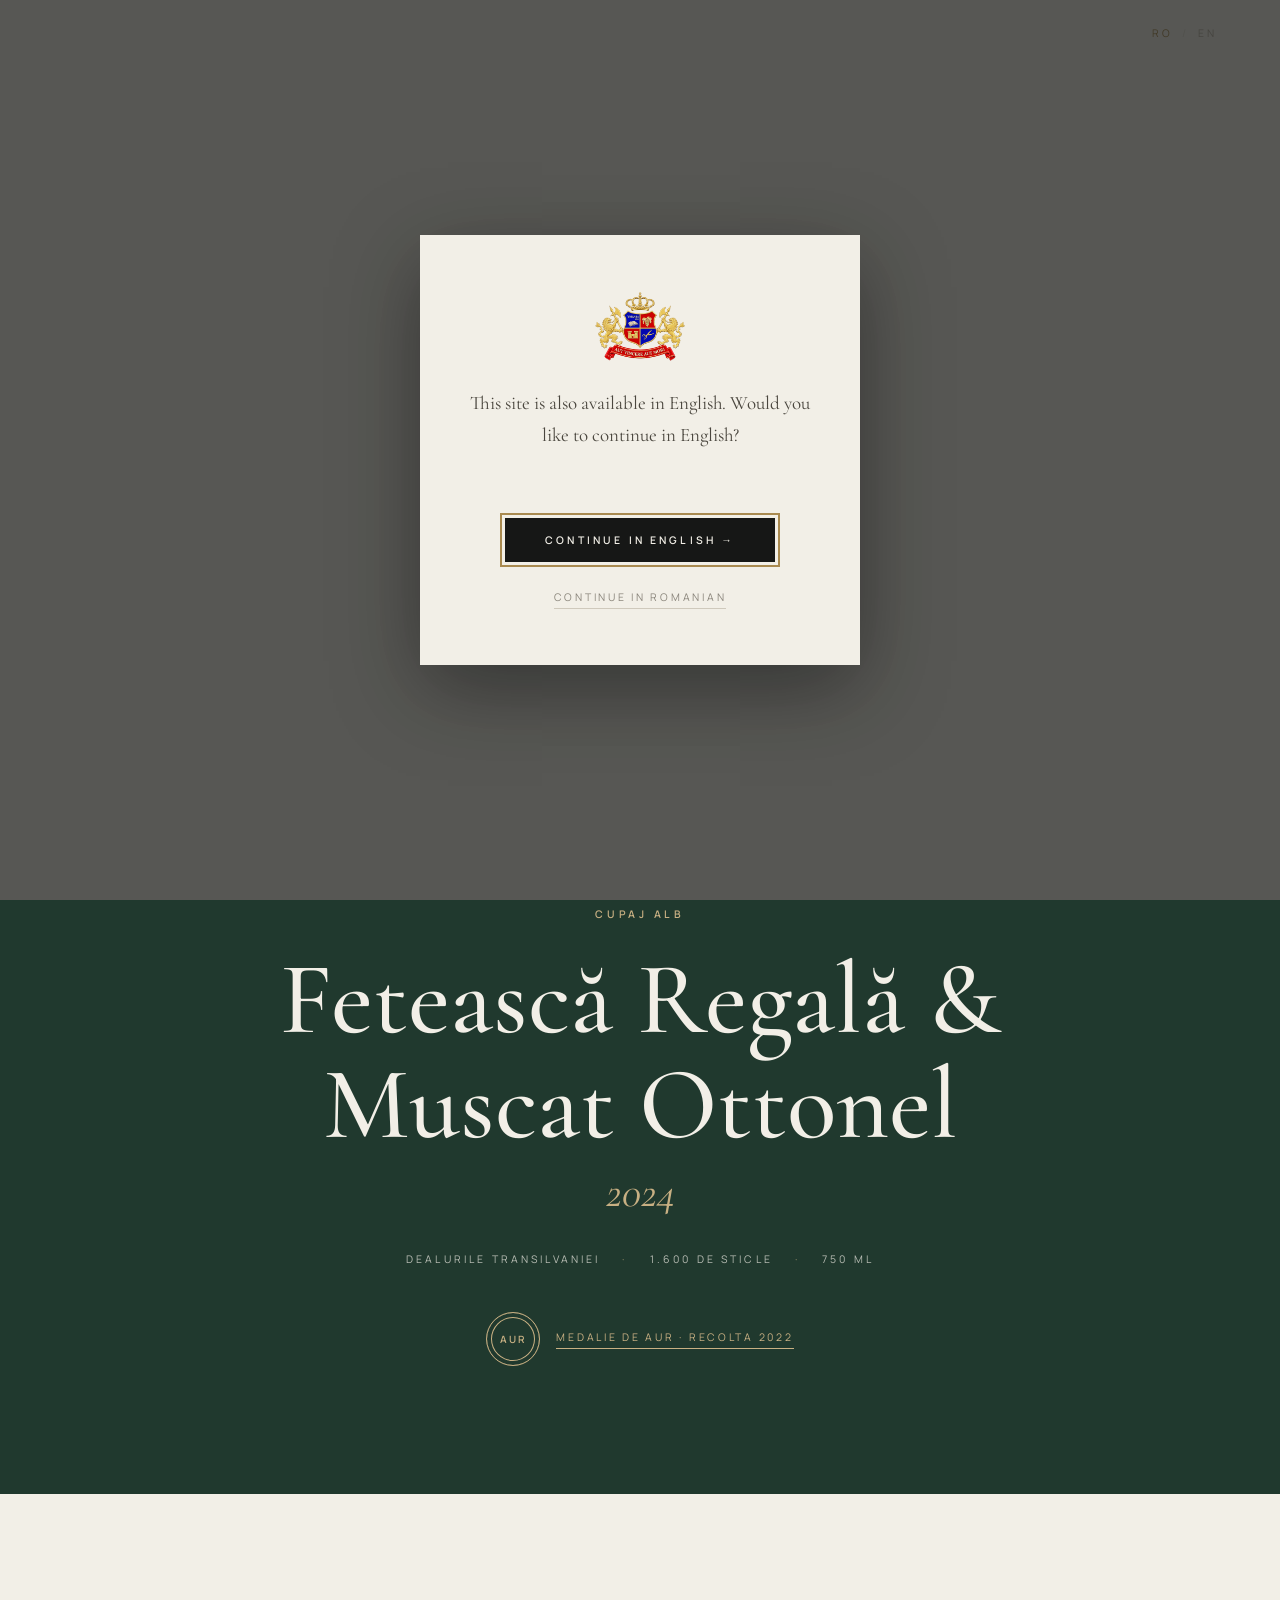
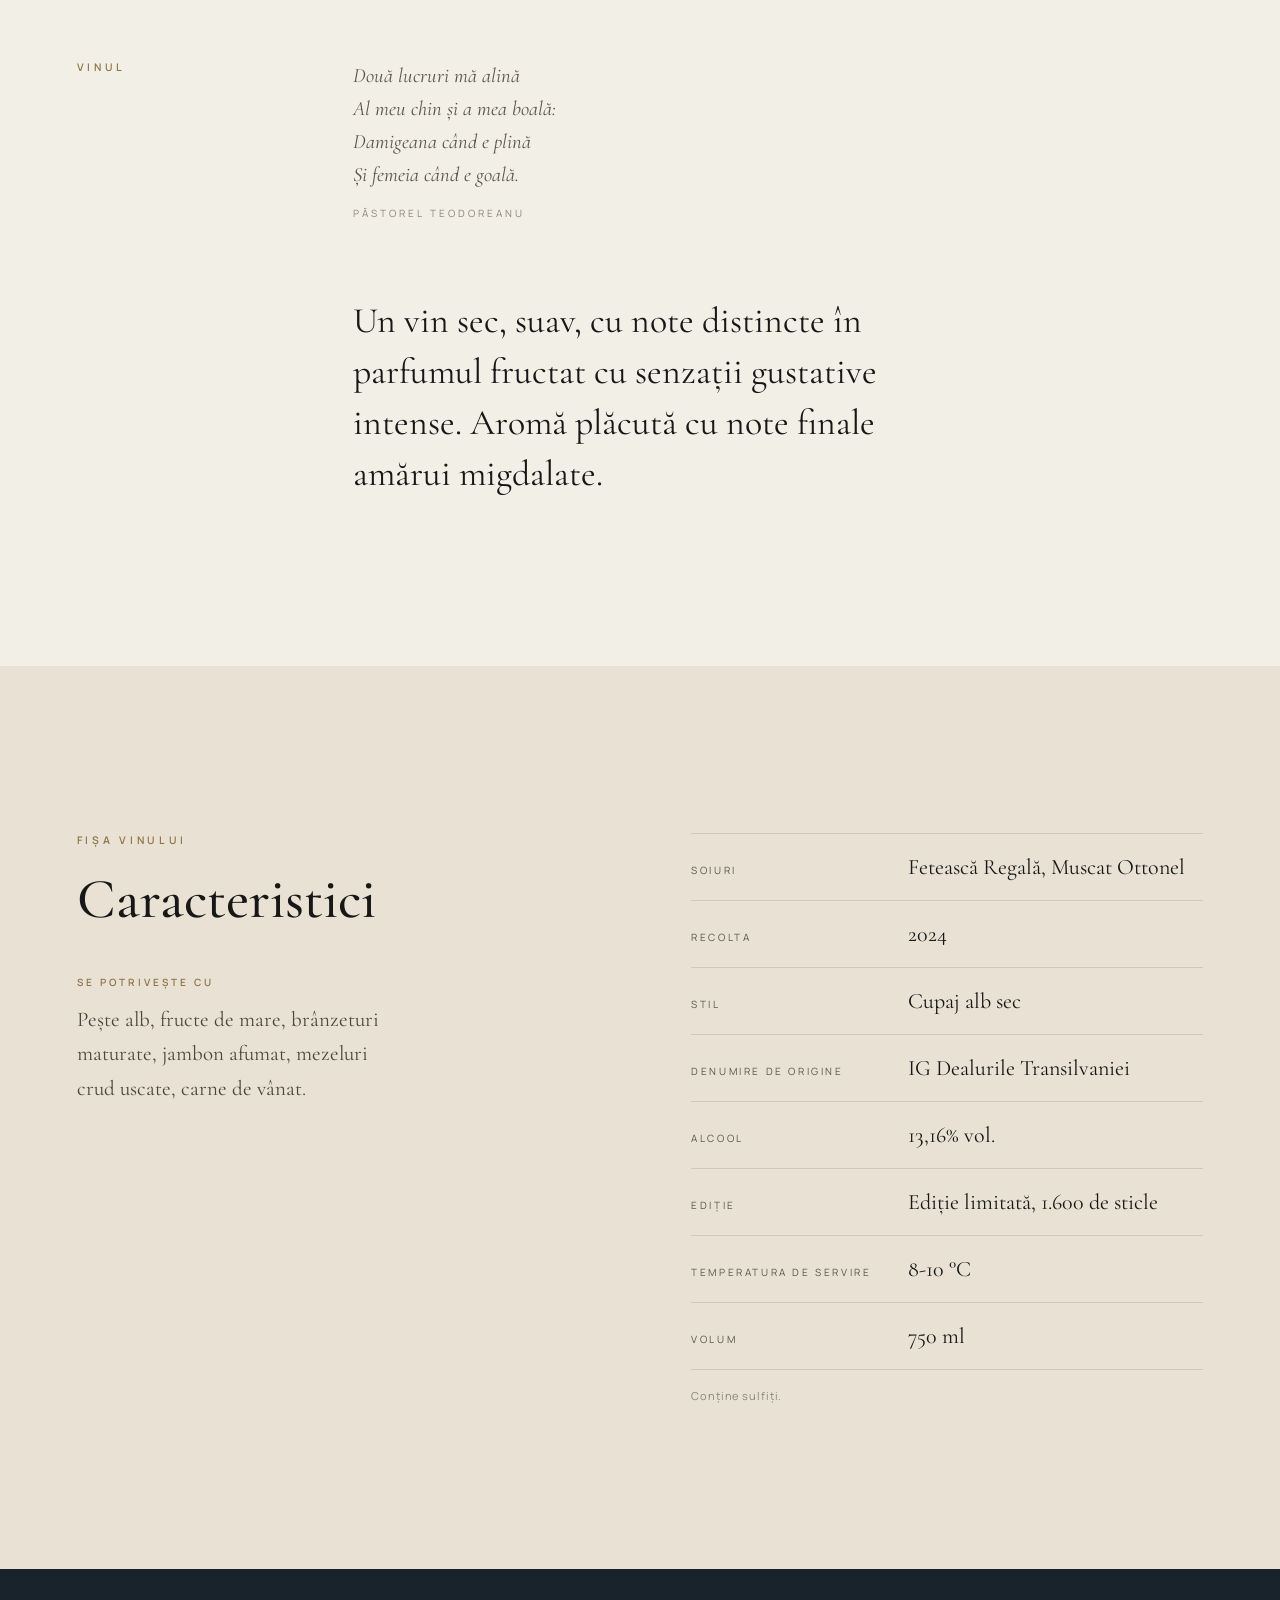
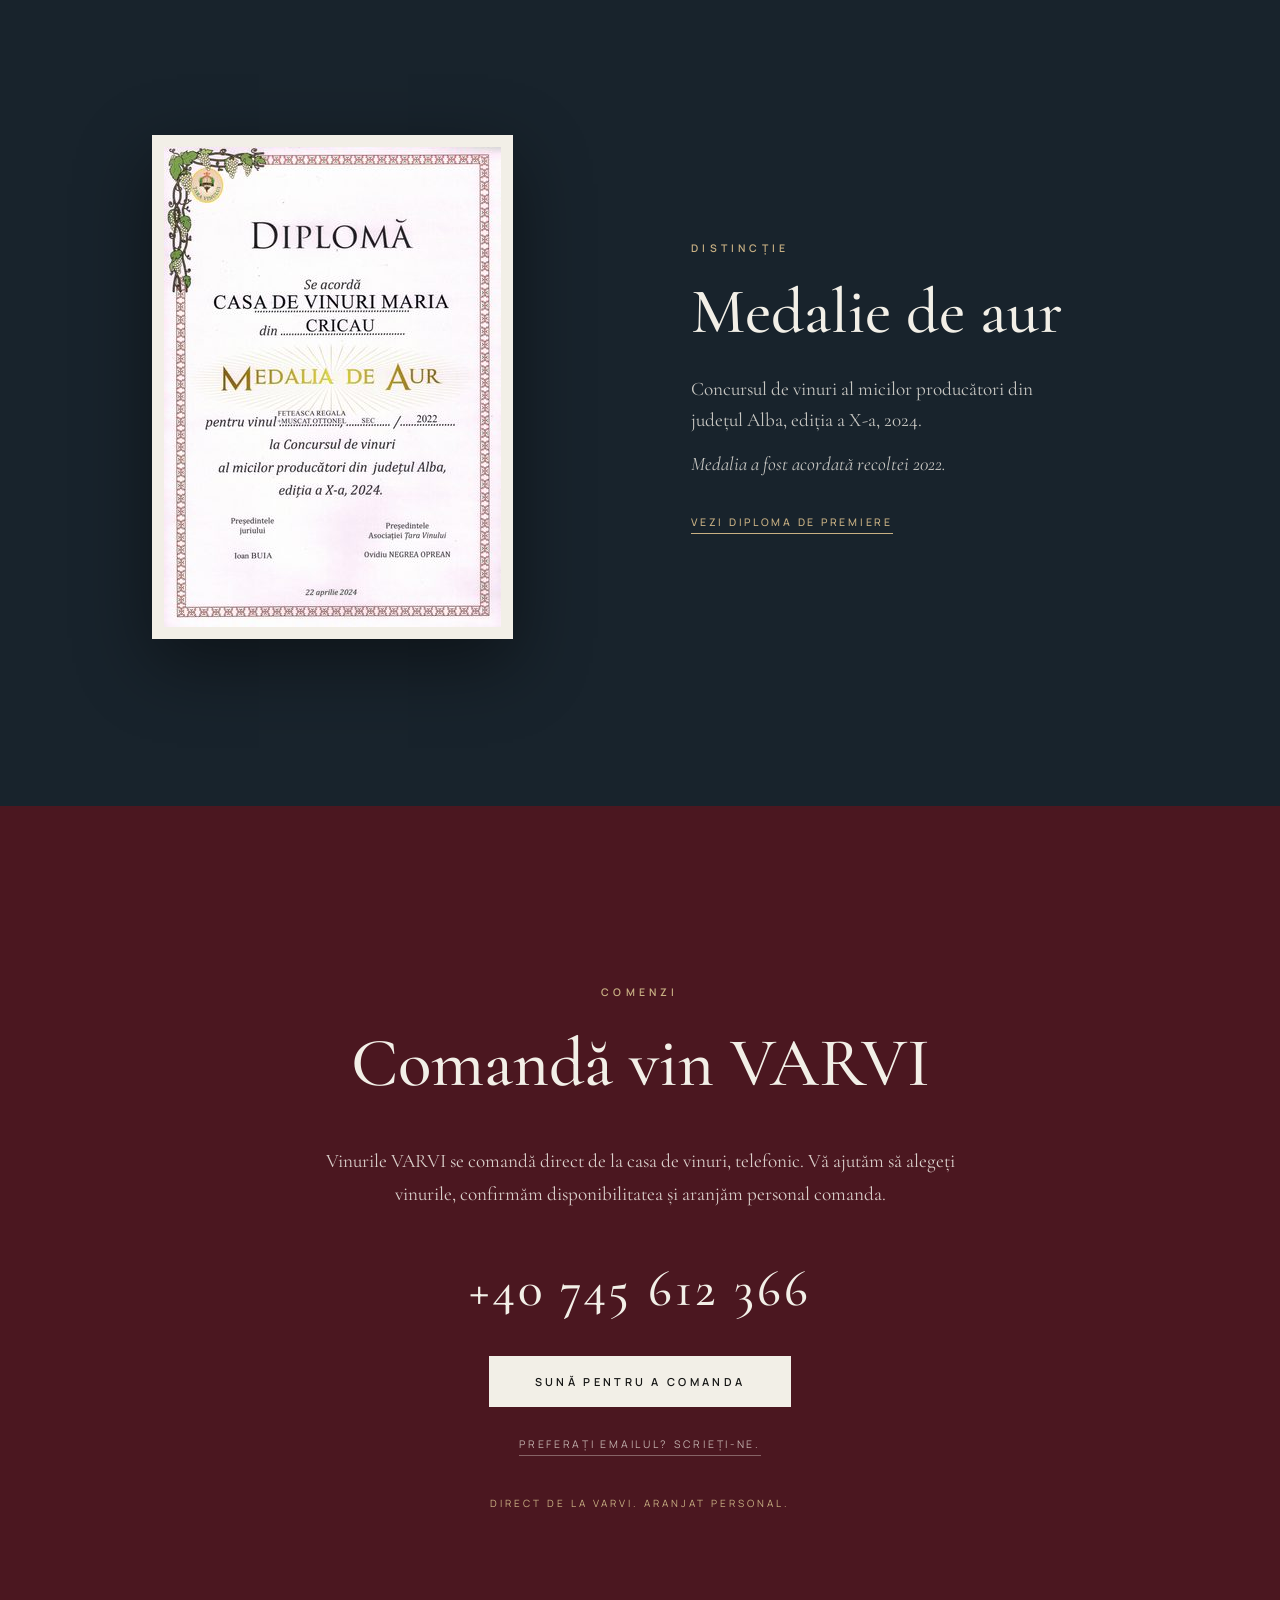
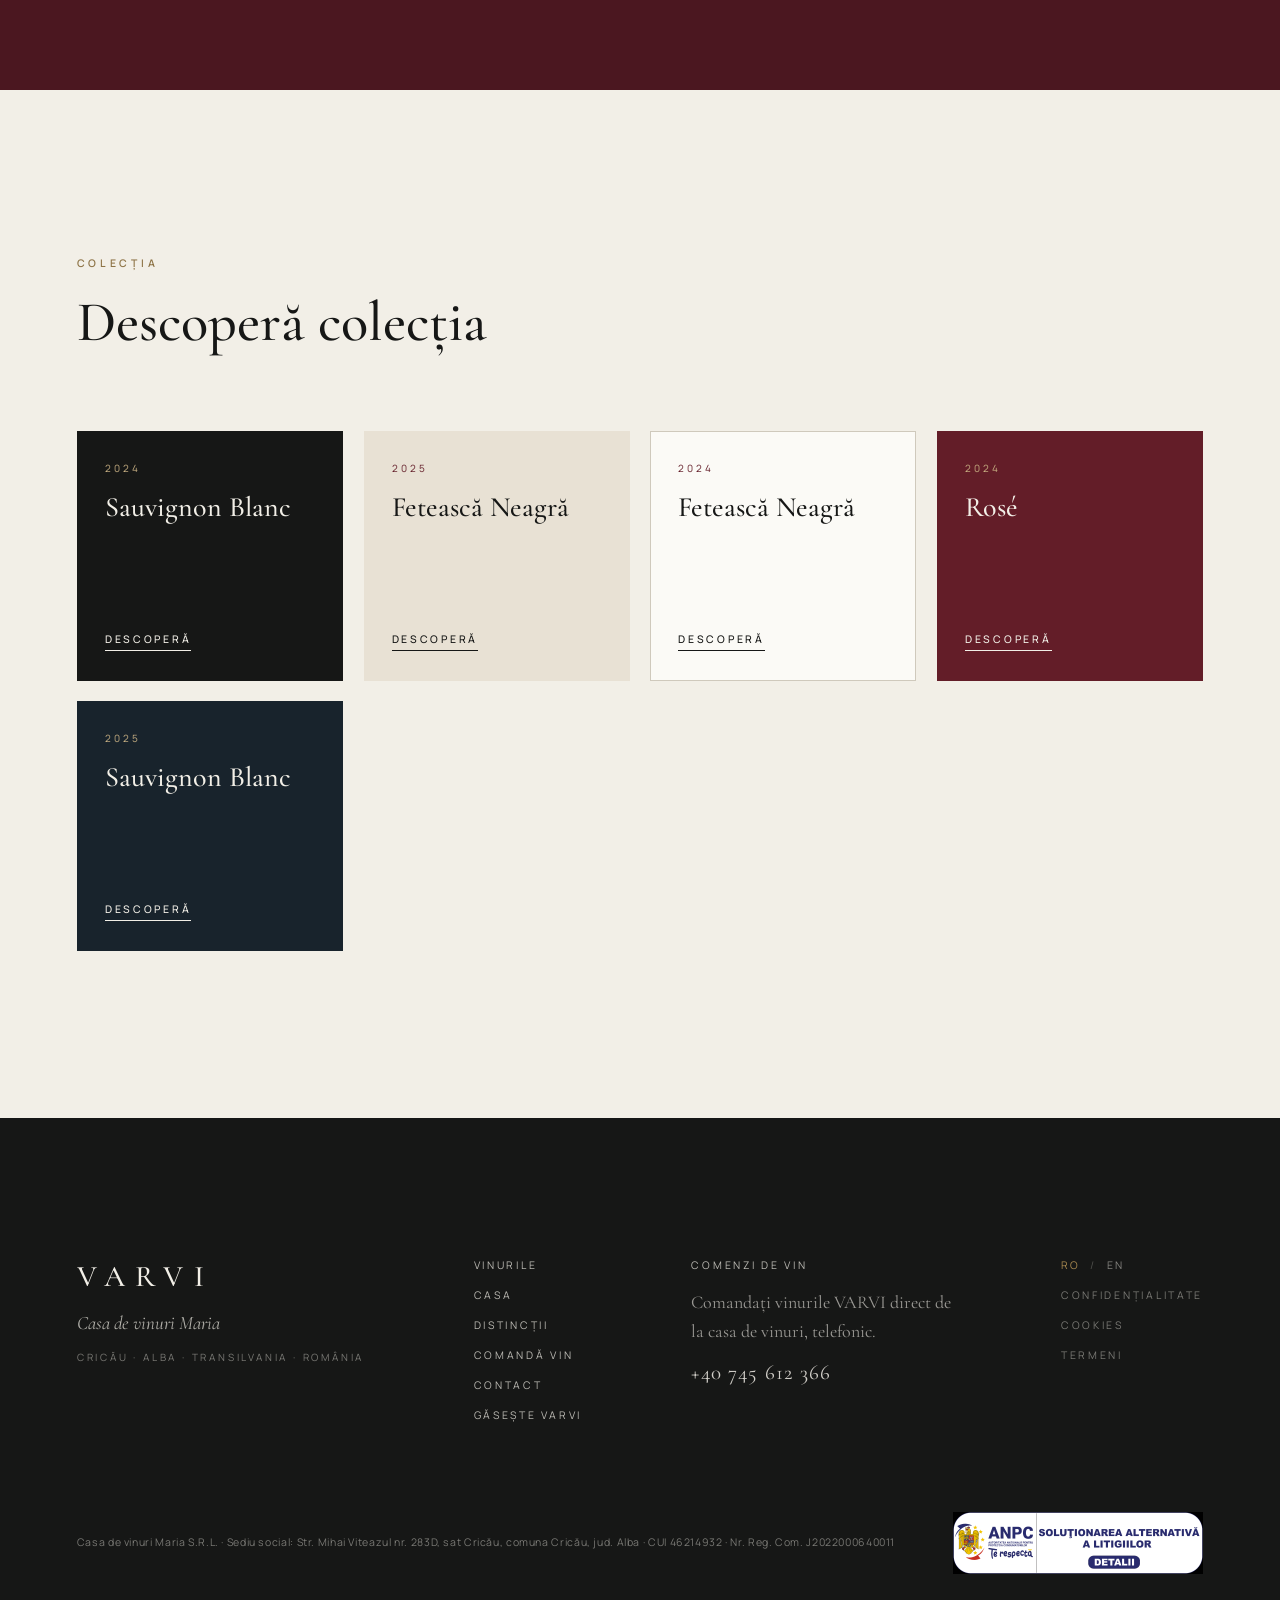
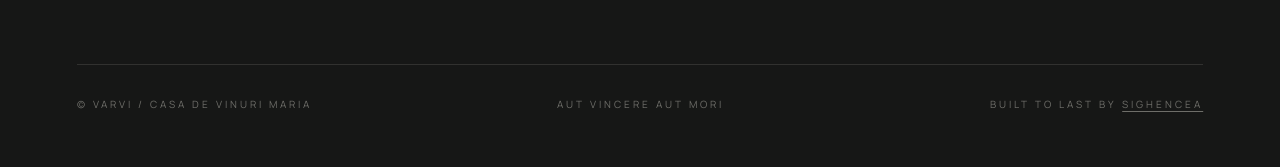
<file: feteasca-regala-muscat-ottonel-2024.html>
<!DOCTYPE html>
<html lang="ro">
<head>
<meta charset="utf-8">
<meta name="viewport" content="width=device-width, initial-scale=1">
<title data-i18n="meta.frmTitle">VARVI | Fetească Regală &amp; Muscat Ottonel 2024</title>
<meta name="description" content="VARVI Fetească Regală &amp; Muscat Ottonel 2024: a dry white cuvée from the Transylvanian hills, limited edition of 1,600 bottles. Made by Casa de vinuri Maria in Cricău, Transylvania.">
<meta name="theme-color" content="#161716">
<meta property="og:type" content="product">
<meta property="og:title" content="VARVI | Fetească Regală &amp; Muscat Ottonel 2024">
<meta property="og:description" content="VARVI Fetească Regală &amp; Muscat Ottonel 2024: a dry white cuvée from the Transylvanian hills, limited edition of 1,600 bottles. Made by Casa de vinuri Maria in Cricău, Transylvania.">
<meta property="og:url" content="https://varvi.ro/feteasca-regala-muscat-ottonel-2024.html">
<meta property="og:image" content="https://varvi.ro/assets/images/wines/feteasca-regala-muscat-ottonel-2024.jpg">
<link rel="canonical" href="https://varvi.ro/feteasca-regala-muscat-ottonel-2024.html">
<link rel="icon" type="image/png" href="assets/images/brand/favicon.png">
<link rel="stylesheet" href="assets/fonts/fonts.css">
<link rel="stylesheet" href="assets/css/styles.css">
<script>
// Runs before paint: returning of-age visitors never see the gate flash.
// Without JS the .js class is absent, so the gate stays hidden and the site
// remains readable.
(function(){try{if(localStorage.getItem('varvi_age_ok')==='1')document.documentElement.classList.add('age-ok')}catch(e){}document.documentElement.classList.add('js')})();
</script>
<script src="assets/js/i18n.js" defer></script>
<script src="assets/js/main.js" defer></script>
</head>
<body class="wp wp--frm">

<!-- ======================= Age gate ======================= -->
<div class="age-gate" role="dialog" aria-modal="true" aria-labelledby="gate-heading">
  <div class="lang-toggle">
    <button class="lang-btn is-active" data-lang-btn="ro">RO</button>
    <span class="lang-toggle__sep" aria-hidden="true">/</span>
    <button class="lang-btn" data-lang-btn="en">EN</button>
  </div>
  <img class="age-gate__crest crest" src="assets/images/brand/crest-logo.png" alt="Blazonul heraldic VARVI" width="210" height="140">
  <div class="age-gate__brand" id="gate-heading">VARVI</div>
  <div class="age-gate__welcome eyebrow" data-i18n="gate.welcome">Bine ați venit la VARVI</div>
  <p class="age-gate__text" data-i18n="gate.text">Vă rugăm să confirmați că aveți vârsta legală pentru consumul de alcool în țara dumneavoastră.</p>
  <div class="age-gate__actions">
    <button class="btn btn--dark" data-gate-enter data-i18n="gate.enter">Intră</button>
    <button class="age-gate__leave" data-gate-leave data-i18n="gate.leave">Ieși</button>
  </div>
</div>

<!-- ======================= Header ======================= -->
<header class="site-header">
  <div class="site-header__bg"></div>
  <div class="site-header__inner">
    <a class="site-header__brand" href="index.html">
      <img class="site-header__crest" src="assets/images/brand/crest-logo.png" alt="" width="840" height="560">
      <span>VARVI</span>
    </a>
    <nav class="site-nav" aria-label="Principal">
      <a href="index.html#wines" data-i18n="nav.wines">Vinurile</a>
      <a href="index.html#house" data-i18n="nav.house">Casa</a>
      <a href="index.html#awards" data-i18n="nav.awards">Distincții</a>
      <a class="nav-order" href="tel:+40745612366" data-phone-href data-i18n="nav.order">Comandă vin</a>
      <a href="contact.html" data-i18n="nav.contact">Contact</a>
    </nav>
    <div class="lang-toggle">
      <button class="lang-btn is-active" data-lang-btn="ro">RO</button>
      <span class="lang-toggle__sep" aria-hidden="true">/</span>
      <button class="lang-btn" data-lang-btn="en">EN</button>
    </div>
    <button class="menu-toggle" aria-expanded="false" aria-controls="mobile-menu" aria-label="Deschide meniul" data-i18n-attr="aria-label:nav.menuOpen">
      <span class="menu-toggle__bar"></span>
      <span class="menu-toggle__bar"></span>
      <span class="menu-toggle__bar"></span>
    </button>
  </div>
</header>

<!-- Mobile menu overlay -->
<nav class="mobile-menu" id="mobile-menu" aria-label="Meniu mobil">
  <a href="index.html#wines" data-i18n="nav.wines">Vinurile</a>
  <a href="index.html#house" data-i18n="nav.house">Casa</a>
  <a href="index.html#awards" data-i18n="nav.awards">Distincții</a>
  <a class="nav-order" href="tel:+40745612366" data-phone-href data-i18n="nav.order">Comandă vin</a>
  <a href="contact.html" data-i18n="nav.contact">Contact</a>
  <div class="lang-toggle">
    <button class="lang-btn is-active" data-lang-btn="ro">RO</button>
    <span class="lang-toggle__sep" aria-hidden="true">/</span>
    <button class="lang-btn" data-lang-btn="en">EN</button>
  </div>
</nav>

<main>

<!-- ======================= 1 · Showcase ======================= -->
<section class="wp-hero" id="top">
  <img class="wp-hero__img" src="assets/images/wines/feteasca-regala-muscat-ottonel-2024.jpg" alt="Sticlă de VARVI Fetească Regală și Muscat Ottonel 2024 cu etichetă verde, pe un piedestal de travertin" width="1672" height="941" fetchpriority="high">
  <div class="wp-hero__scrim"></div>
</section>

<section class="wp-intro">
  <div class="wp-intro__category eyebrow" data-i18n="cat.blend">Cupaj alb</div>
  <h1 class="wp-intro__name">Fetească Regală &amp; Muscat Ottonel</h1>
  <div class="wp-intro__vintage">2024</div>
  <div class="wp-intro__meta">
    <span>Dealurile Transilvaniei</span><span class="dot" aria-hidden="true">·</span><span data-i18n="edShort.1600">1.600 de sticle</span><span class="dot" aria-hidden="true">·</span><span>750 ml</span>
  </div>
  <button class="wp-medal" data-cert="feteasca-regala-muscat-ottonel-2022-aur-alba-2024" data-cert-name="Fetească Regală &amp; Muscat Ottonel 2022">
    <span class="wp-medal__seal" aria-hidden="true" data-i18n="wp.seal">Aur</span>
    <span class="wp-medal__label" data-i18n="meta.goldFrm">Medalie de aur · Recolta 2022</span>
  </button>
</section>

<!-- ======================= 2 · Story (back label) ======================= -->
<section class="wp-story">
  <div class="container wp-story__grid">
    <div class="eyebrow" data-i18n="wp.story">Vinul</div>
    <div data-reveal>
      <blockquote class="wp-story__epigraph">
        <p data-i18n="frm.quote">Două lucruri mă alină<br>Al meu chin și a mea boală:<br>Damigeana când e plină<br>Și femeia când e goală.</p>
        <footer>Păstorel Teodoreanu</footer>
      </blockquote>
      <p class="wp-story__text" data-i18n="frm.story">Un vin sec, suav, cu note distincte în parfumul fructat cu senzații gustative intense. Aromă plăcută cu note finale amărui migdalate.</p>
    </div>
  </div>
</section>

<!-- ======================= 3 · Characteristics ======================= -->
<section class="wp-specs">
  <div class="container wp-specs__grid">
    <div data-reveal>
      <div class="eyebrow" data-i18n="wp.specs">Fișa vinului</div>
      <h2 class="wp-specs__title" data-i18n="wp.specsTitle">Caracteristici</h2>
      <div class="wp-specs__pairing">
        <div class="wp-specs__pairing-label" data-i18n="wp.pairing">Se potrivește cu</div>
        <p data-i18n="frm.food">Pește alb, fructe de mare, brânzeturi maturate, jambon afumat, mezeluri crud uscate, carne de vânat.</p>
      </div>
    </div>
    <div data-reveal>
      <dl class="wp-specs__list">
        <div class="wp-specs__row"><dt data-i18n="wp.grapes">Soiuri</dt><dd>Fetească Regală, Muscat Ottonel</dd></div>
        <div class="wp-specs__row"><dt data-i18n="wp.vintage">Recolta</dt><dd>2024</dd></div>
        <div class="wp-specs__row"><dt data-i18n="wp.style">Stil</dt><dd data-i18n="wp.styleBlend">Cupaj alb sec</dd></div>
        <div class="wp-specs__row"><dt data-i18n="wp.appellation">Denumire de origine</dt><dd>IG Dealurile Transilvaniei</dd></div>
        <div class="wp-specs__row"><dt data-i18n="wp.alcohol">Alcool</dt><dd data-i18n="alc.frm">13,16% vol.</dd></div>
        <div class="wp-specs__row"><dt data-i18n="wp.edition">Ediție</dt><dd data-i18n="ed.1600">Ediție limitată, 1.600 de sticle</dd></div>
        <div class="wp-specs__row"><dt data-i18n="wp.serving">Temperatura de servire</dt><dd>8-10 °C</dd></div>
        <div class="wp-specs__row"><dt data-i18n="wp.volume">Volum</dt><dd>750 ml</dd></div>
      </dl>
      <div class="wp-specs__note" data-i18n="wp.sulphites">Conține sulfiți.</div>
    </div>
  </div>
</section>

<!-- ======================= 4 · Distinction ======================= -->
<section class="wp-award">
  <div class="container wp-award__grid">
    <button class="wp-award__thumb" data-cert="feteasca-regala-muscat-ottonel-2022-aur-alba-2024" data-cert-name="Fetească Regală &amp; Muscat Ottonel 2022" aria-label="Vezi diploma de premiere" data-i18n-attr="aria-label:wine.viewCert">
      <img src="assets/certificates/feteasca-regala-muscat-ottonel-2022-aur-alba-2024-thumb.jpg" alt="" width="337" height="480" loading="lazy">
    </button>
    <div data-reveal>
      <div class="eyebrow eyebrow--gold-light" data-i18n="wp.award">Distincție</div>
      <h2 class="wp-award__tier" data-i18n="wp.goldMedal">Medalie de aur</h2>
      <p class="wp-award__contest" data-i18n="award.alba2024">Concursul de vinuri al micilor producători din județul Alba, ediția a X-a, 2024.</p>
      <p class="wp-award__contest wp-award__vintage" data-i18n="award.vintage2022">Medalia a fost acordată recoltei 2022.</p>
      <button class="text-link wp-award__cert" data-cert="feteasca-regala-muscat-ottonel-2022-aur-alba-2024" data-cert-name="Fetească Regală &amp; Muscat Ottonel 2022" data-i18n="wine.viewCert">Vezi diploma de premiere</button>
    </div>
  </div>
</section>

<!-- ======================= 5 · Order ======================= -->
<section class="order" id="order">
  <div class="order__inner" data-reveal>
    <div class="eyebrow eyebrow--gold-light" data-i18n="order.eyebrow">Comenzi</div>
    <h2 class="order__title" data-i18n="order.title">Comandă vin VARVI</h2>
    <p class="order__copy" data-i18n="order.copy">Vinurile VARVI se comandă direct de la casa de vinuri, telefonic. Vă ajutăm să alegeți vinurile, confirmăm disponibilitatea și aranjăm personal comanda.</p>
    <a class="order__phone" href="tel:+40745612366" data-phone-number>+40 745 612 366</a>
    <div class="order__actions">
      <a class="btn btn--ivory" href="tel:+40745612366" data-phone-href data-i18n="order.cta">Sună pentru a comanda</a>
    </div>
    <a class="order__email" href="contact.html" data-i18n="order.emailLink">Preferați emailul? Scrieți-ne.</a>
    <div class="order__motto" data-i18n="order.motto">Direct de la VARVI. Aranjat personal.</div>
  </div>
</section>

<!-- ======================= 6 · The rest of the collection ======================= -->
<section class="wp-more">
  <div class="container">
    <div class="eyebrow" data-i18n="wp.more">Colecția</div>
    <h2 class="wp-more__title" data-i18n="wp.moreTitle">Descoperă colecția</h2>
    <div class="wp-more__grid">
      <a class="wp-card wp--sb24" href="sauvignon-blanc-2024.html">
        <span class="wp-card__vintage">2024</span>
        <span class="wp-card__name">Sauvignon Blanc</span>
        <span class="text-link wp-card__link" data-i18n="wp.discover">Descoperă</span>
      </a>
      <a class="wp-card wp--fn25" href="feteasca-neagra-2025.html">
        <span class="wp-card__vintage">2025</span>
        <span class="wp-card__name">Fetească Neagră</span>
        <span class="text-link wp-card__link" data-i18n="wp.discover">Descoperă</span>
      </a>
      <a class="wp-card wp--fn24" href="feteasca-neagra-2024.html">
        <span class="wp-card__vintage">2024</span>
        <span class="wp-card__name">Fetească Neagră</span>
        <span class="text-link wp-card__link" data-i18n="wp.discover">Descoperă</span>
      </a>
      <a class="wp-card wp--rose" href="rose-2024.html">
        <span class="wp-card__vintage">2024</span>
        <span class="wp-card__name">Rosé</span>
        <span class="text-link wp-card__link" data-i18n="wp.discover">Descoperă</span>
      </a>
      <a class="wp-card wp--sb25" href="sauvignon-blanc-2025.html">
        <span class="wp-card__vintage">2025</span>
        <span class="wp-card__name">Sauvignon Blanc</span>
        <span class="text-link wp-card__link" data-i18n="wp.discover">Descoperă</span>
      </a>
    </div>
  </div>
</section>

</main>

<!-- ======================= Footer ======================= -->
<footer class="site-footer">
  <div class="container site-footer__inner">
    <div class="site-footer__cols">
      <div>
        <div class="site-footer__brand-name">VARVI</div>
        <div class="site-footer__producer">Casa de vinuri Maria</div>
        <div class="site-footer__address" data-i18n="footer.address">Cricău · Alba · Transilvania · România</div>
      </div>
      <nav class="site-footer__nav" aria-label="Subsol">
        <a href="index.html#wines" data-i18n="nav.wines">Vinurile</a>
        <a href="index.html#house" data-i18n="nav.house">Casa</a>
        <a href="index.html#awards" data-i18n="nav.awards">Distincții</a>
        <a href="tel:+40745612366" data-phone-href data-i18n="nav.order">Comandă vin</a>
        <a href="contact.html" data-i18n="nav.contact">Contact</a>
        <a href="stockists.html" data-i18n="contact.link2">Găsește VARVI</a>
      </nav>
      <div class="site-footer__orders">
        <div class="site-footer__orders-title" data-i18n="footer.orderTitle">Comenzi de vin</div>
        <p class="site-footer__orders-copy" data-i18n="footer.orderCopy">Comandați vinurile VARVI direct de la casa de vinuri, telefonic.</p>
        <a class="site-footer__phone" href="tel:+40745612366" data-phone-number>+40 745 612 366</a>
      </div>
      <div class="site-footer__legal">
        <div class="lang-toggle">
          <button class="lang-btn is-active" data-lang-btn="ro">RO</button>
          <span class="lang-toggle__sep" aria-hidden="true">/</span>
          <button class="lang-btn" data-lang-btn="en">EN</button>
        </div>
        <a href="privacy.html" data-i18n="legal.privacy">Confidențialitate</a>
        <a href="cookies.html" data-i18n="legal.cookies">Cookies</a>
        <a href="terms.html" data-i18n="legal.terms">Termeni</a>
      </div>
    </div>
    <div class="site-footer__compliance">
      <p class="site-footer__company" data-i18n="footer.company">Casa de vinuri Maria S.R.L. · Sediu social: Str. Mihai Viteazul nr. 283D, sat Cricău, comuna Cricău, jud. Alba · CUI 46214932 · Nr. Reg. Com. J2022000640011</p>
      <a class="site-footer__sal" href="https://reclamatiisal.anpc.ro" target="_blank" rel="noopener"><img src="assets/images/anpc-sal.png" width="250" height="62" alt="ANPC: Soluționarea alternativă a litigiilor" loading="lazy"></a>
    </div>
    <div class="site-footer__bottom">
      <span>© VARVI / Casa de vinuri Maria</span>
      <span class="center">Aut vincere aut mori</span>
      <span class="right">Built to last by <a href="https://www.sighencea.com" target="_blank" rel="noopener">Sighencea</a></span>
    </div>
  </div>
</footer>

<!-- ======================= Back to top ======================= -->
<a class="back-top" href="#top" aria-label="Înapoi sus" data-i18n-attr="aria-label:nav.backTop"><span aria-hidden="true">↑</span></a>

<!-- ======================= Background music ======================= -->
<audio id="bg-music" src="assets/audio/ambience.mp3" loop preload="metadata"></audio>
<div class="sound-control">
  <button class="sound-toggle" data-sound-toggle aria-pressed="true">
    <span class="sound-toggle__icon" aria-hidden="true"></span>
    <span data-i18n="audio.label">Muzică</span>
  </button>
  <input class="sound-volume" data-sound-volume type="range" min="0" max="100" step="1" value="36" aria-label="Volum" data-i18n-attr="aria-label:audio.volume">
</div>

<!-- ======================= Certificate lightbox ======================= -->
<div class="modal lightbox" id="cert-lightbox" role="dialog" aria-modal="true" aria-label="Diploma de premiere" data-i18n-attr="aria-label:wine.viewCert">
  <div class="lightbox__frame" data-modal-card>
    <!-- src/alt set per wine from the button's data-cert slug (assets/certificates/<slug>.jpg) -->
    <img class="lightbox__img" alt="">
  </div>
  <div class="lightbox__bar" data-modal-card>
    <div class="lightbox__name"></div>
    <a class="lightbox__download" download data-i18n="cert.download">Descarcă PDF</a>
    <button class="lightbox__close" data-modal-close data-i18n="cert.close">Închide</button>
  </div>
</div>

</body>
</html>
</file>
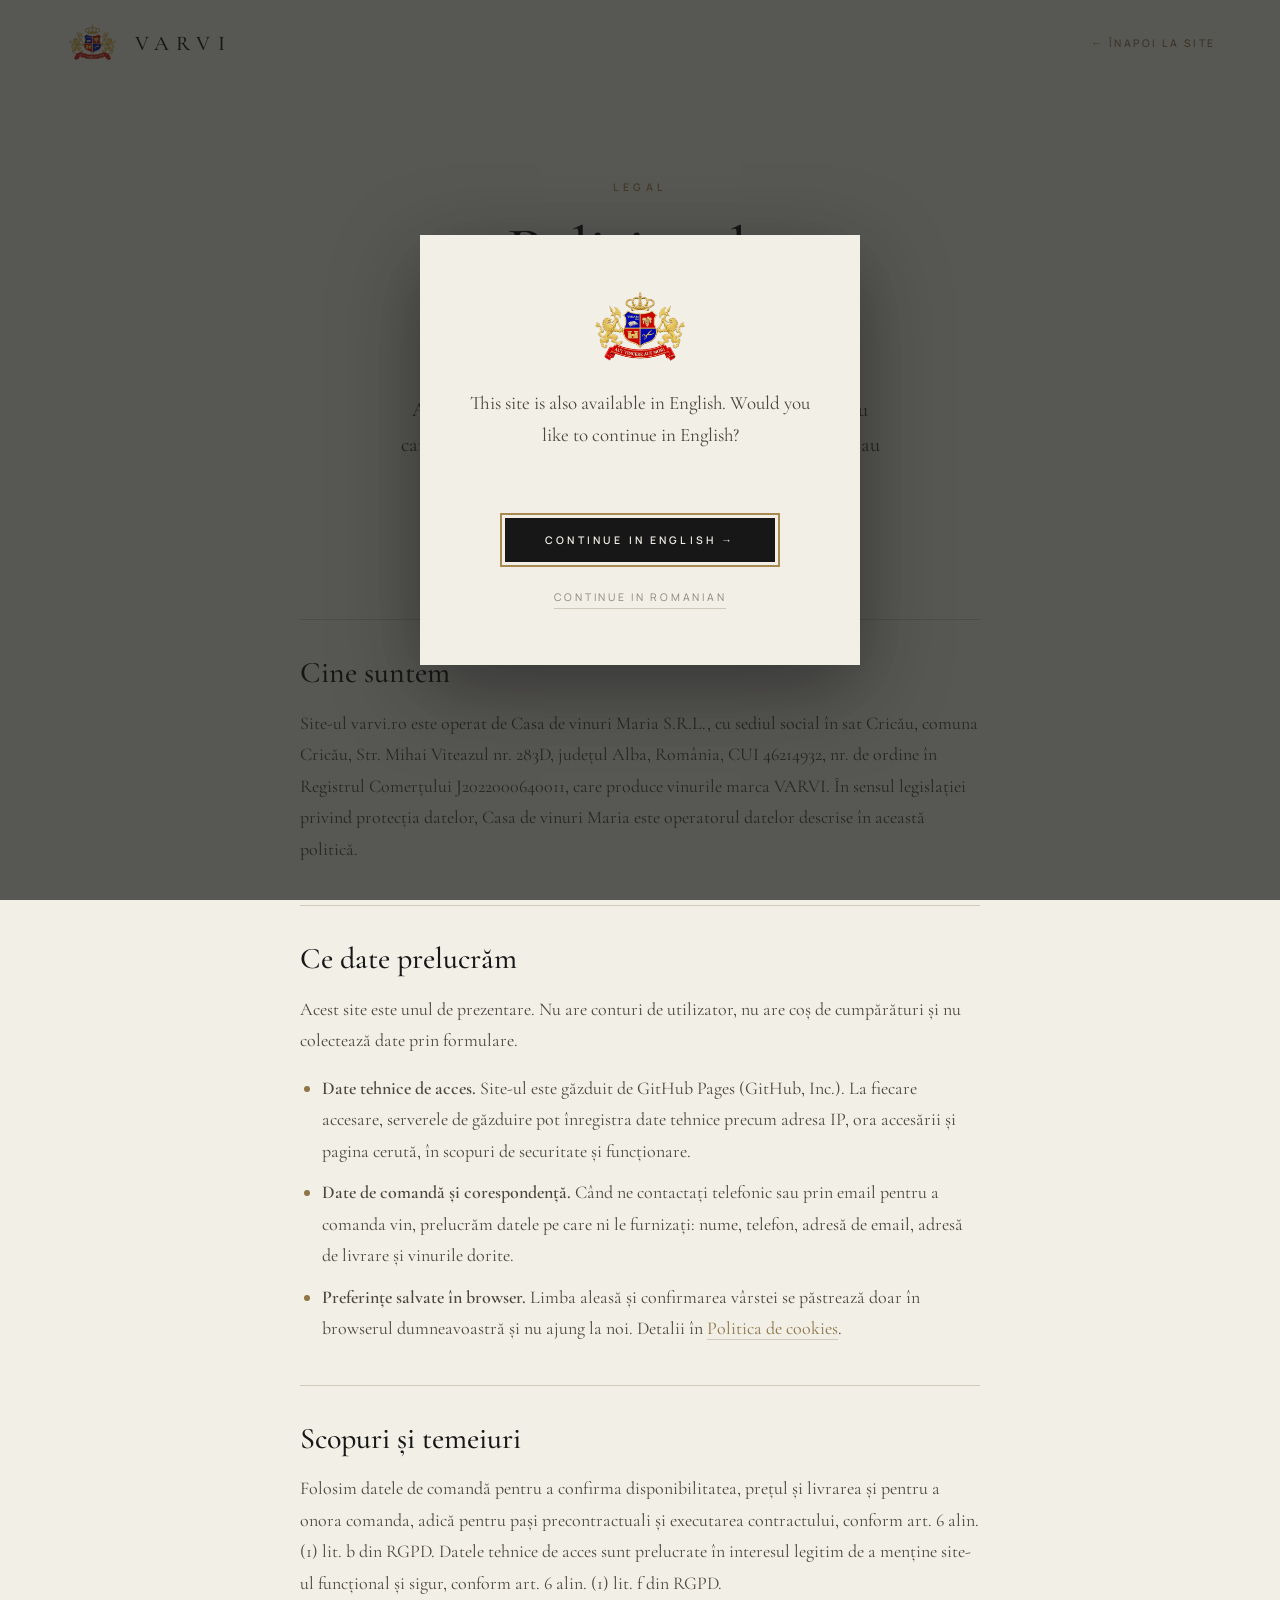
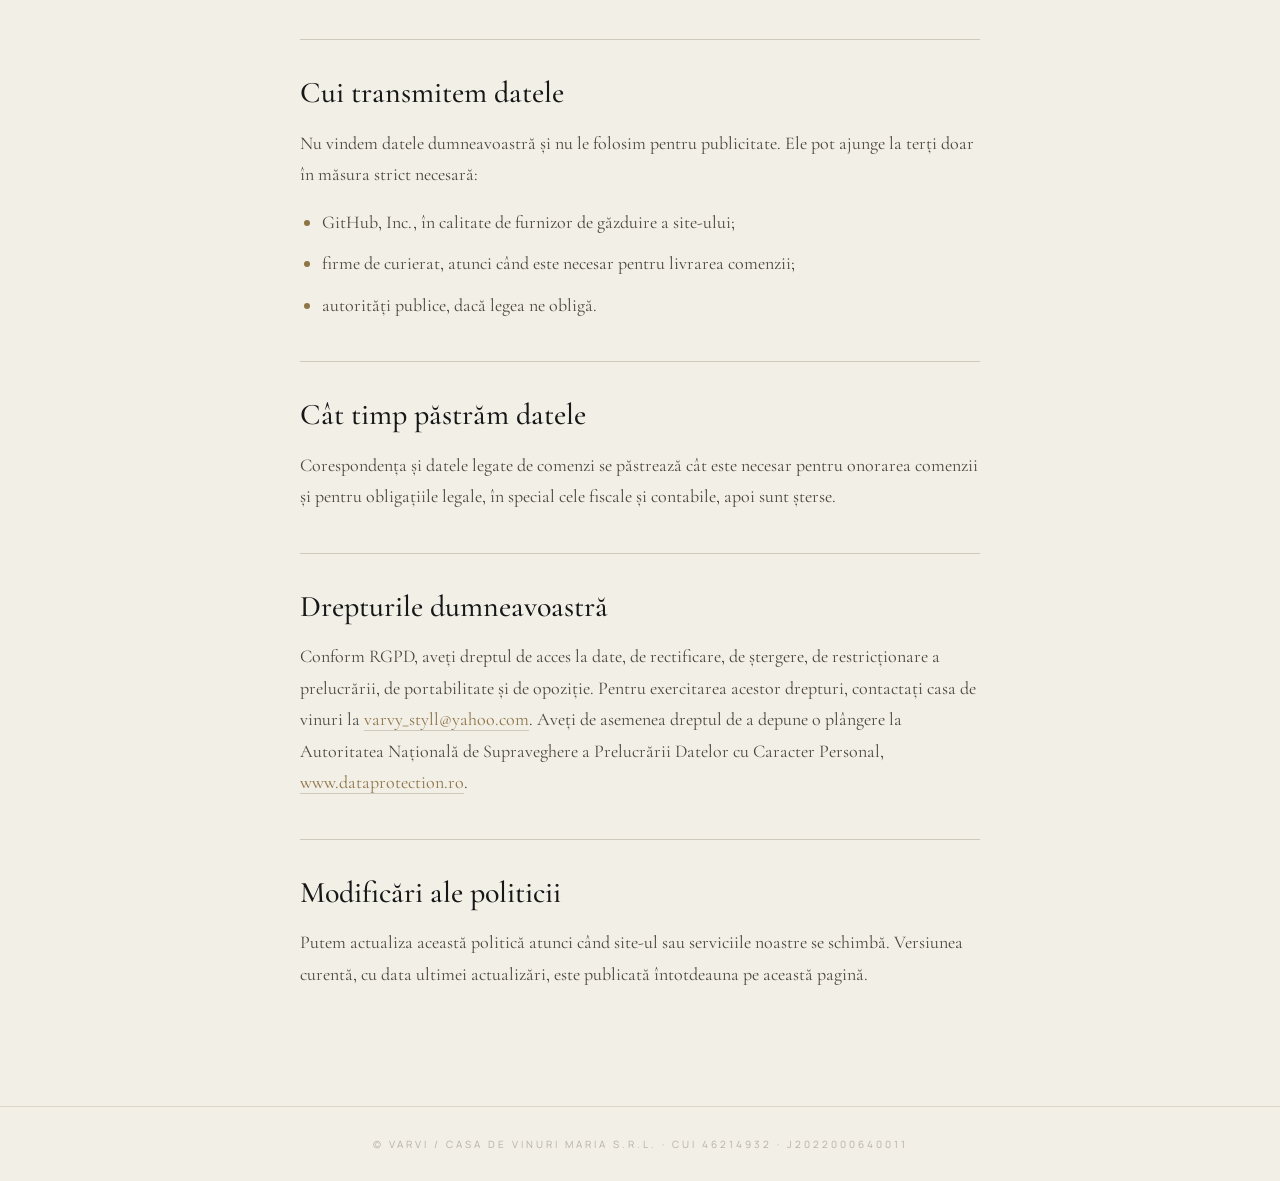
<file: privacy.html>
<!DOCTYPE html>
<html lang="ro">
<head>
<meta charset="utf-8">
<meta name="viewport" content="width=device-width, initial-scale=1">
<title data-i18n="meta.privacyTitle">VARVI | Politica de confidențialitate</title>
<meta name="description" content="Privacy policy of varvi.ro: what personal data Casa de vinuri Maria processes for wine orders and how the website handles visitor data.">
<meta name="theme-color" content="#F2EFE7">
<meta property="og:type" content="website">
<meta property="og:title" content="VARVI | Privacy Policy">
<meta property="og:description" content="Privacy policy of varvi.ro: what personal data Casa de vinuri Maria processes for wine orders and how the website handles visitor data.">
<meta property="og:url" content="https://varvi.ro/privacy.html">
<meta property="og:image" content="https://varvi.ro/assets/images/campaign/hero.jpg">
<link rel="canonical" href="https://varvi.ro/privacy.html">
<link rel="icon" type="image/png" href="assets/images/brand/favicon.png">
<link rel="stylesheet" href="assets/fonts/fonts.css">
<link rel="stylesheet" href="assets/css/styles.css">
<script>(function(){document.documentElement.classList.add('js','age-ok')})();</script>
<script src="assets/js/i18n.js" defer></script>
<script src="assets/js/main.js" defer></script>
</head>
<body>

<header class="cpage-header">
  <div class="cpage-header__inner">
    <a class="cpage-header__brand" href="index.html">
      <img class="site-header__crest" src="assets/images/brand/crest-logo.png" alt="" width="840" height="560">
      <span>VARVI</span>
    </a>
    <a class="cpage-header__back" href="index.html">← <span data-i18n="cpage.back">Înapoi la site</span></a>
  </div>
</header>

<main class="lpage-main">
  <div class="lpage-main__intro">
    <div class="eyebrow eyebrow--gold" data-i18n="legal.eyebrow">Legal</div>
    <h1 class="lpage-main__title" data-i18n="privacy.title">Politica de confidențialitate</h1>
    <p class="lpage-main__copy" data-i18n="privacy.intro">Această politică explică, simplu și transparent, ce date cu caracter personal prelucrăm atunci când vizitați varvi.ro sau comandați vinurile noastre.</p>
    <div class="lpage-main__updated mono-note" data-i18n="legal.updated">Ultima actualizare: 5 octombrie 2026</div>
  </div>

  <div class="lpage-body">

    <section class="lpage-section">
      <h2 data-i18n="privacy.s1h">Cine suntem</h2>
      <div data-i18n="privacy.s1b"><p>Site-ul varvi.ro este operat de Casa de vinuri Maria S.R.L., cu sediul social în sat Cricău, comuna Cricău, Str. Mihai Viteazul nr. 283D, județul Alba, România, CUI 46214932, nr. de ordine în Registrul Comerțului J2022000640011, care produce vinurile marca VARVI. În sensul legislației privind protecția datelor, Casa de vinuri Maria este operatorul datelor descrise în această politică.</p></div>
    </section>

    <section class="lpage-section">
      <h2 data-i18n="privacy.s2h">Ce date prelucrăm</h2>
      <div data-i18n="privacy.s2b"><p>Acest site este unul de prezentare. Nu are conturi de utilizator, nu are coș de cumpărături și nu colectează date prin formulare.</p><ul><li><strong>Date tehnice de acces.</strong> Site-ul este găzduit de GitHub Pages (GitHub, Inc.). La fiecare accesare, serverele de găzduire pot înregistra date tehnice precum adresa IP, ora accesării și pagina cerută, în scopuri de securitate și funcționare.</li><li><strong>Date de comandă și corespondență.</strong> Când ne contactați telefonic sau prin email pentru a comanda vin, prelucrăm datele pe care ni le furnizați: nume, telefon, adresă de email, adresă de livrare și vinurile dorite.</li><li><strong>Preferințe salvate în browser.</strong> Limba aleasă și confirmarea vârstei se păstrează doar în browserul dumneavoastră și nu ajung la noi. Detalii în <a href="cookies.html">Politica de cookies</a>.</li></ul></div>
    </section>

    <section class="lpage-section">
      <h2 data-i18n="privacy.s3h">Scopuri și temeiuri</h2>
      <div data-i18n="privacy.s3b"><p>Folosim datele de comandă pentru a confirma disponibilitatea, prețul și livrarea și pentru a onora comanda, adică pentru pași precontractuali și executarea contractului, conform art. 6 alin. (1) lit. b din RGPD. Datele tehnice de acces sunt prelucrate în interesul legitim de a menține site-ul funcțional și sigur, conform art. 6 alin. (1) lit. f din RGPD.</p></div>
    </section>

    <section class="lpage-section">
      <h2 data-i18n="privacy.s4h">Cui transmitem datele</h2>
      <div data-i18n="privacy.s4b"><p>Nu vindem datele dumneavoastră și nu le folosim pentru publicitate. Ele pot ajunge la terți doar în măsura strict necesară:</p><ul><li>GitHub, Inc., în calitate de furnizor de găzduire a site-ului;</li><li>firme de curierat, atunci când este necesar pentru livrarea comenzii;</li><li>autorități publice, dacă legea ne obligă.</li></ul></div>
    </section>

    <section class="lpage-section">
      <h2 data-i18n="privacy.s5h">Cât timp păstrăm datele</h2>
      <div data-i18n="privacy.s5b"><p>Corespondența și datele legate de comenzi se păstrează cât este necesar pentru onorarea comenzii și pentru obligațiile legale, în special cele fiscale și contabile, apoi sunt șterse.</p></div>
    </section>

    <section class="lpage-section">
      <h2 data-i18n="privacy.s6h">Drepturile dumneavoastră</h2>
      <div data-i18n="privacy.s6b"><p>Conform RGPD, aveți dreptul de acces la date, de rectificare, de ștergere, de restricționare a prelucrării, de portabilitate și de opoziție. Pentru exercitarea acestor drepturi, <a href="contact.html">contactați casa de vinuri</a>. Aveți de asemenea dreptul de a depune o plângere la Autoritatea Națională de Supraveghere a Prelucrării Datelor cu Caracter Personal, <a href="https://www.dataprotection.ro" target="_blank" rel="noopener">www.dataprotection.ro</a>.</p></div>
    </section>

    <section class="lpage-section">
      <h2 data-i18n="privacy.s7h">Modificări ale politicii</h2>
      <div data-i18n="privacy.s7b"><p>Putem actualiza această politică atunci când site-ul sau serviciile noastre se schimbă. Versiunea curentă, cu data ultimei actualizări, este publicată întotdeauna pe această pagină.</p></div>
    </section>

  </div>
</main>

<footer class="cpage-footer">© VARVI / Casa de vinuri Maria S.R.L. · CUI 46214932 · J2022000640011</footer>

</body>
</html>
</file>
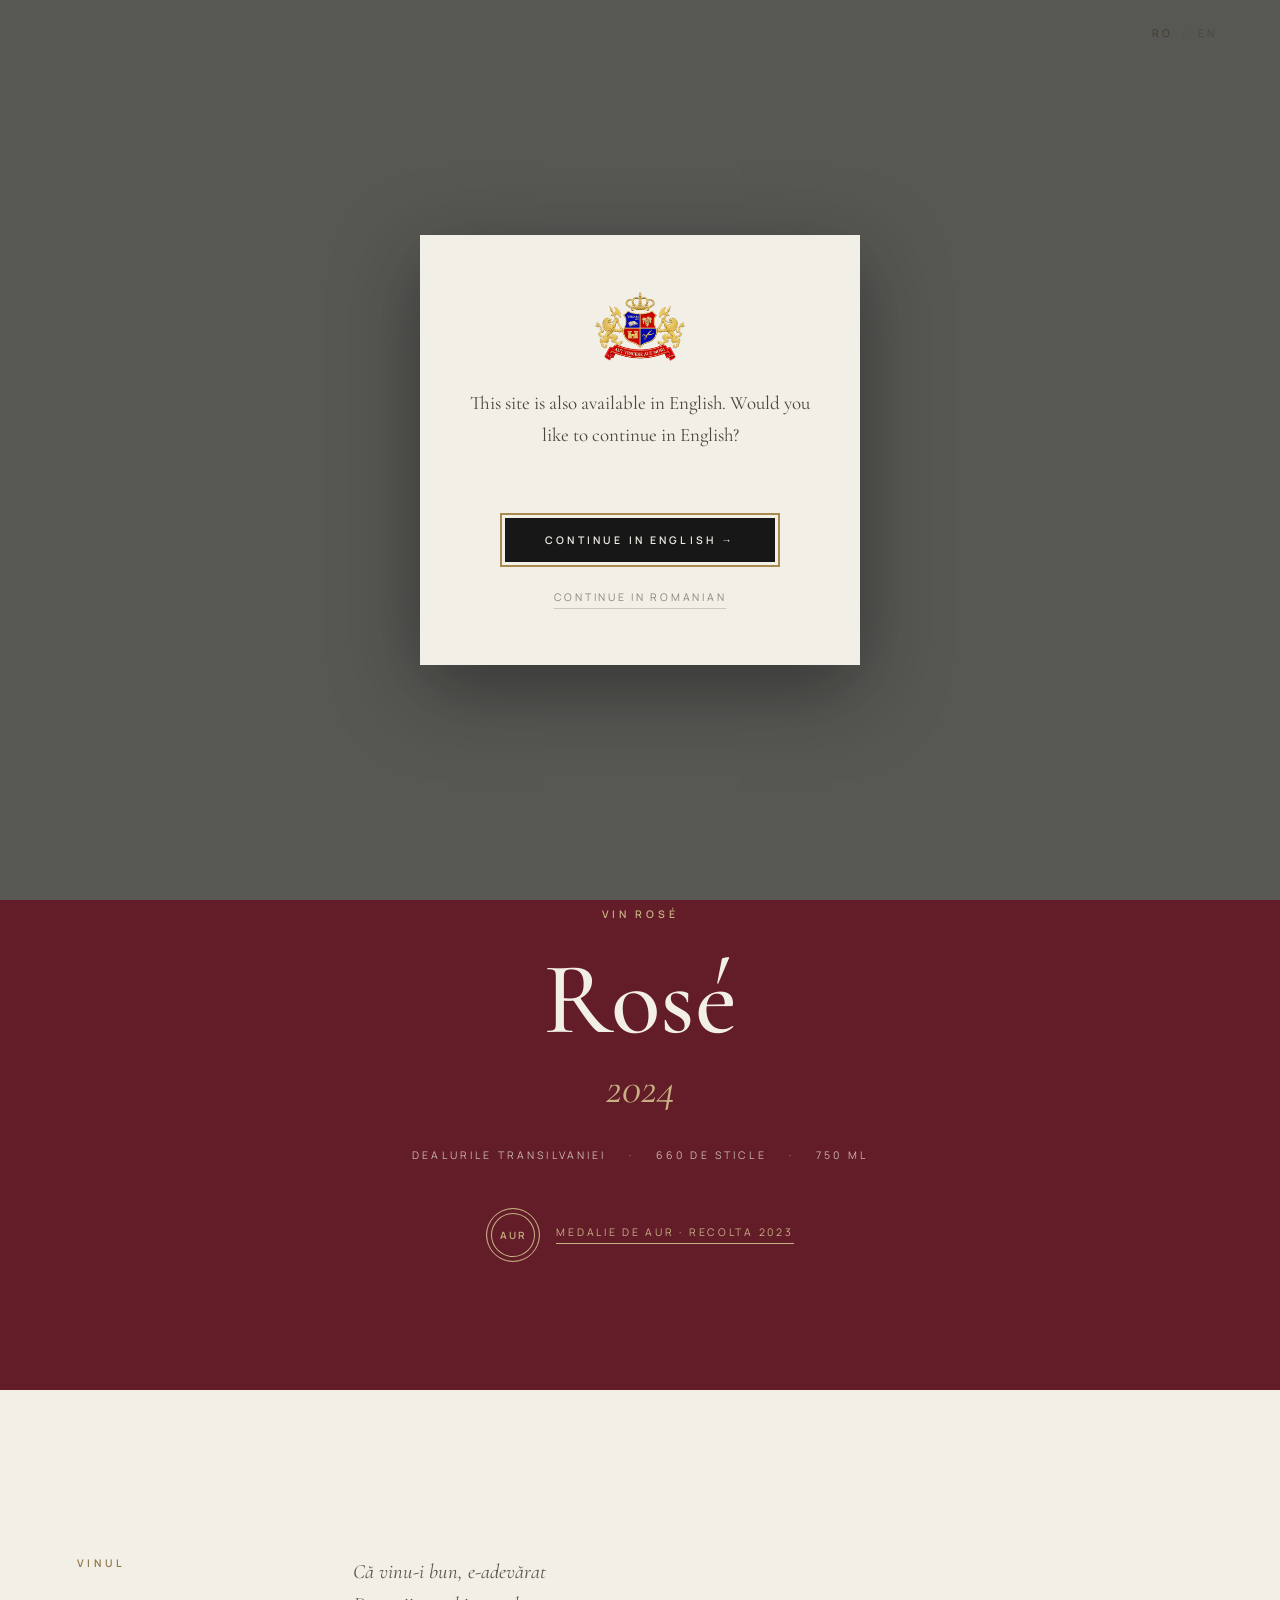
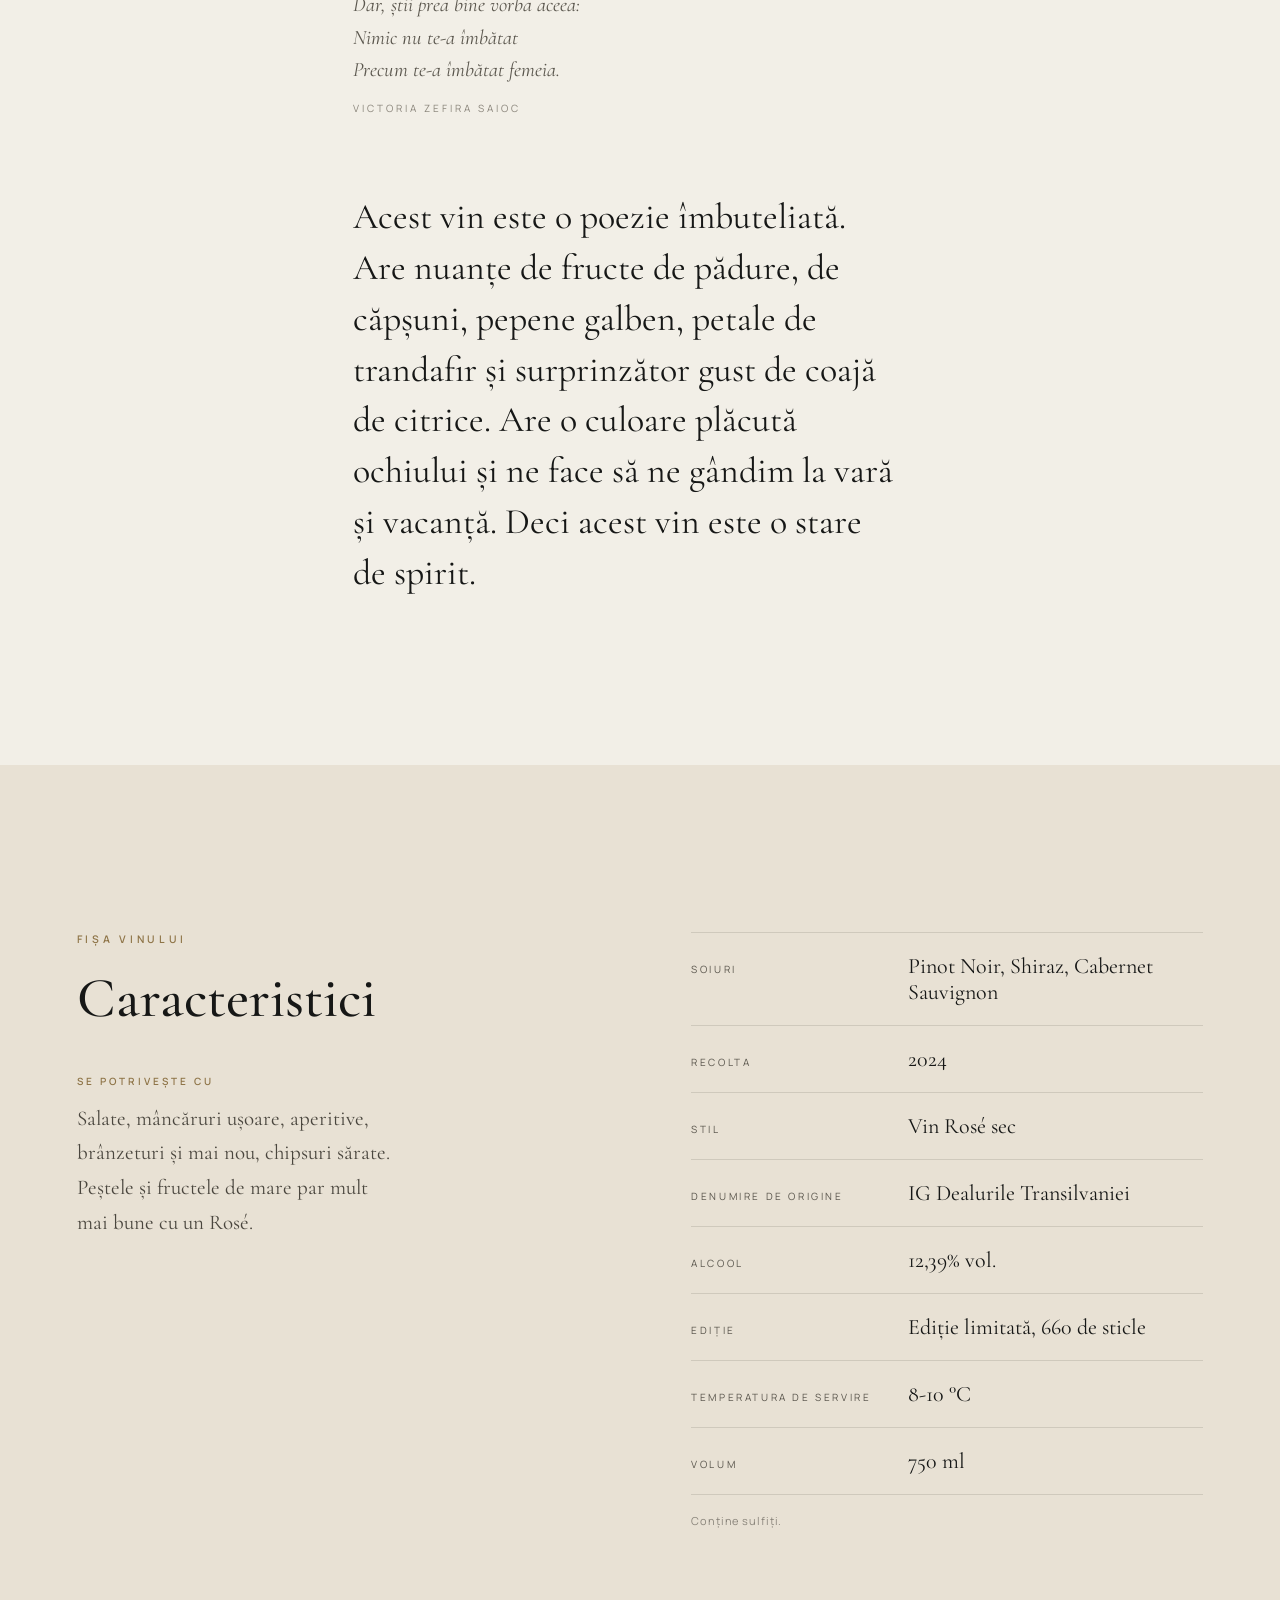
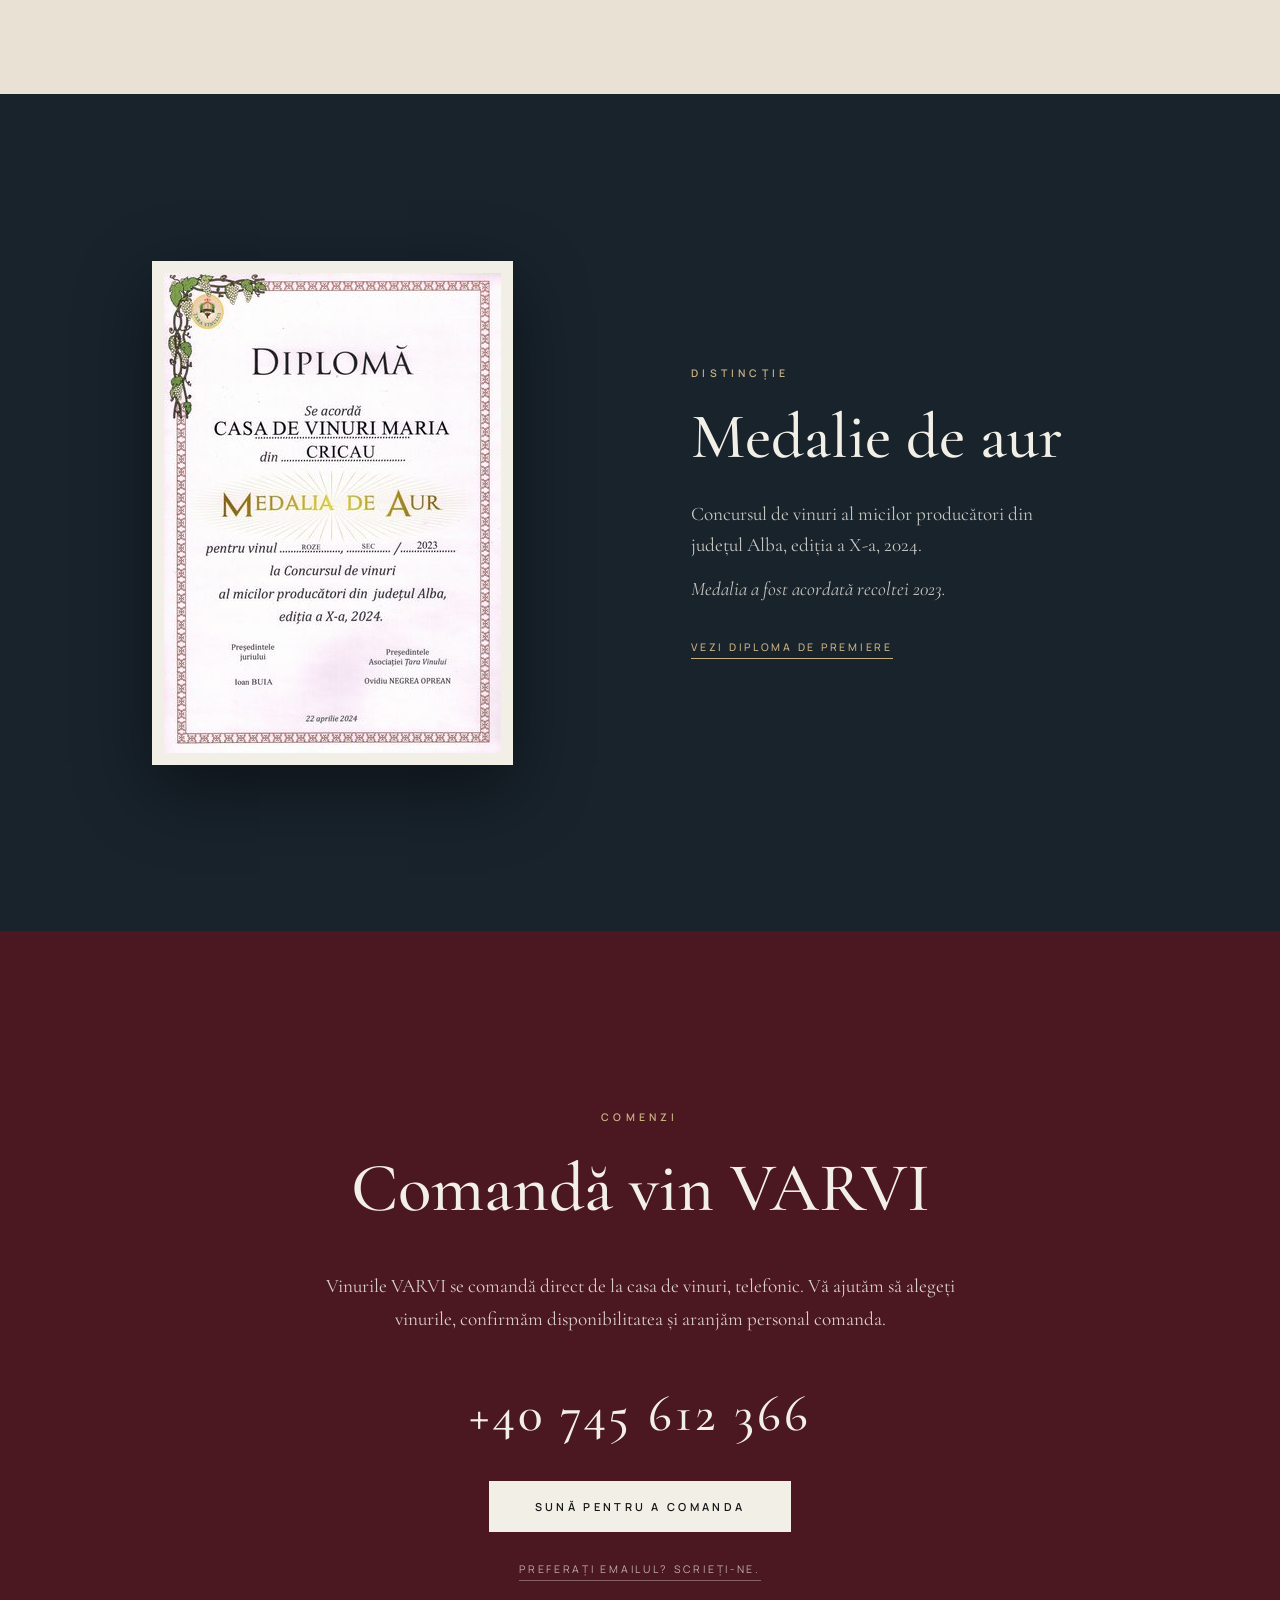
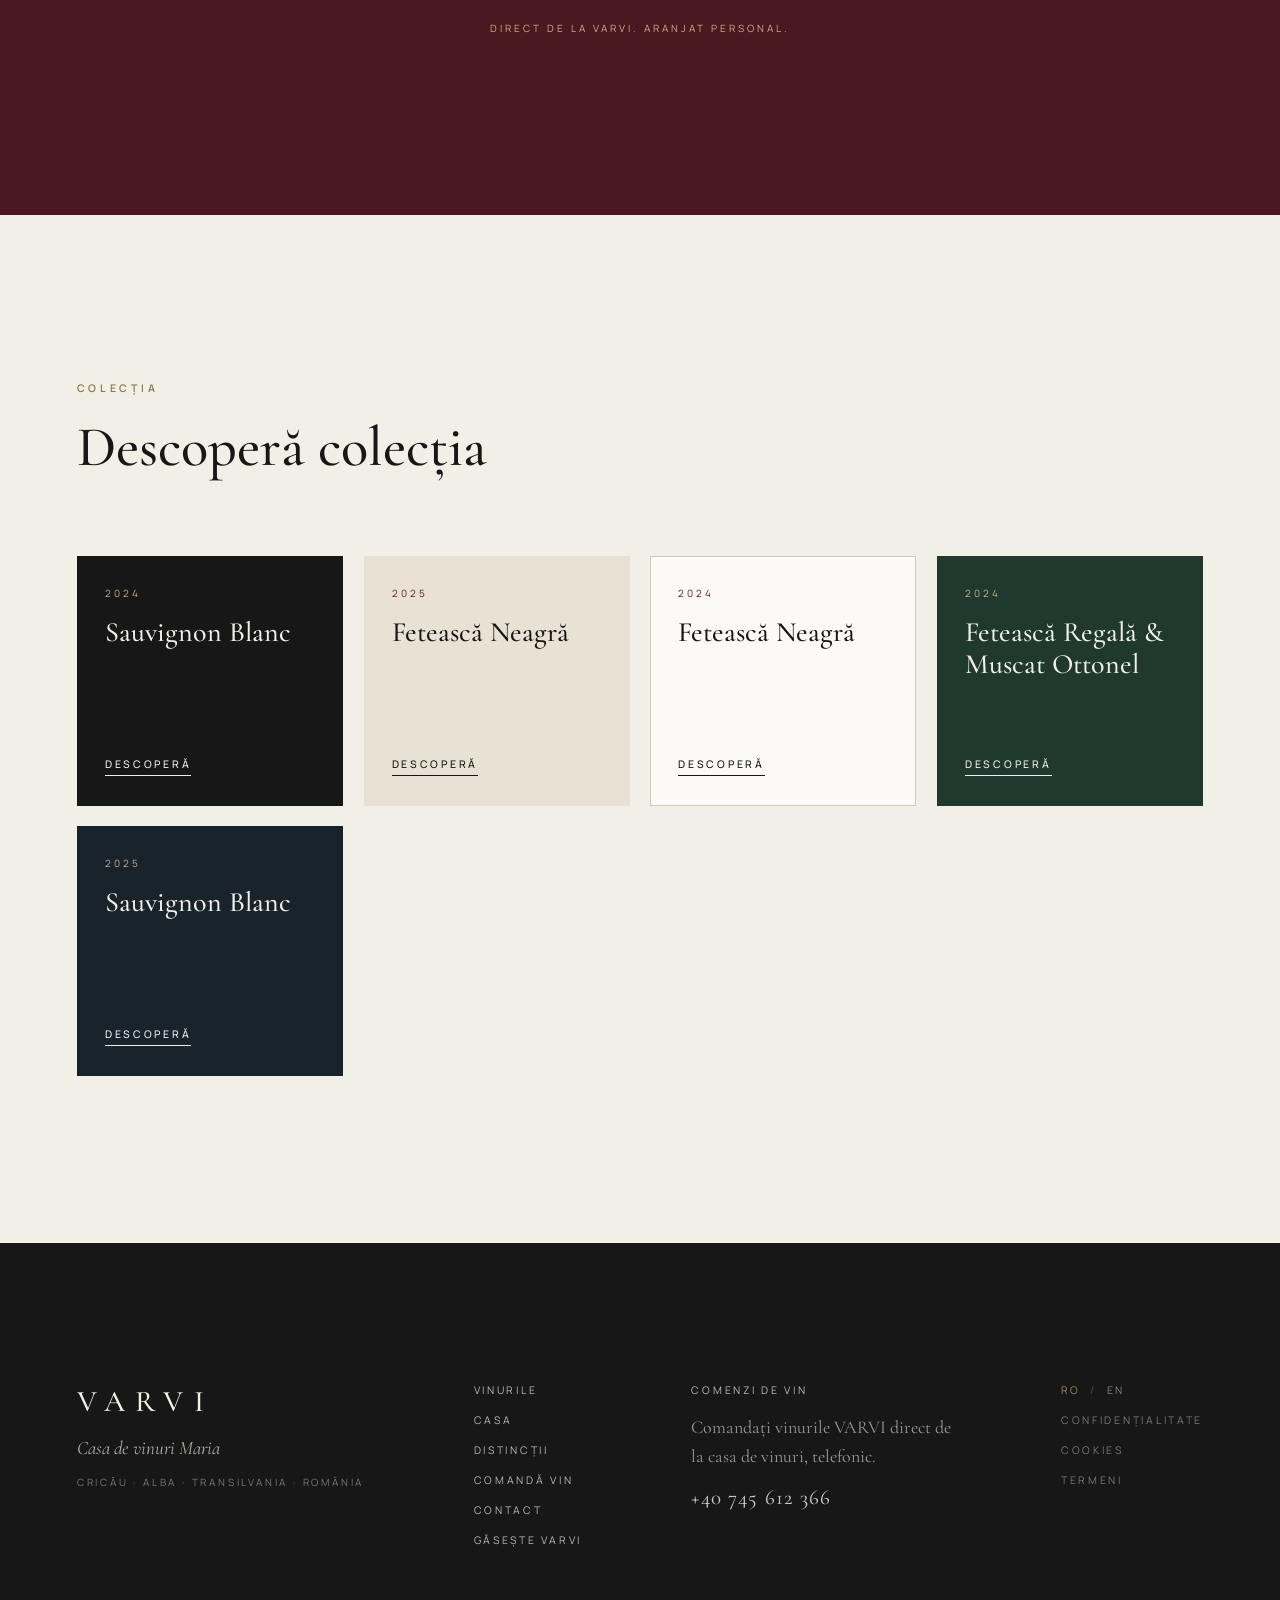
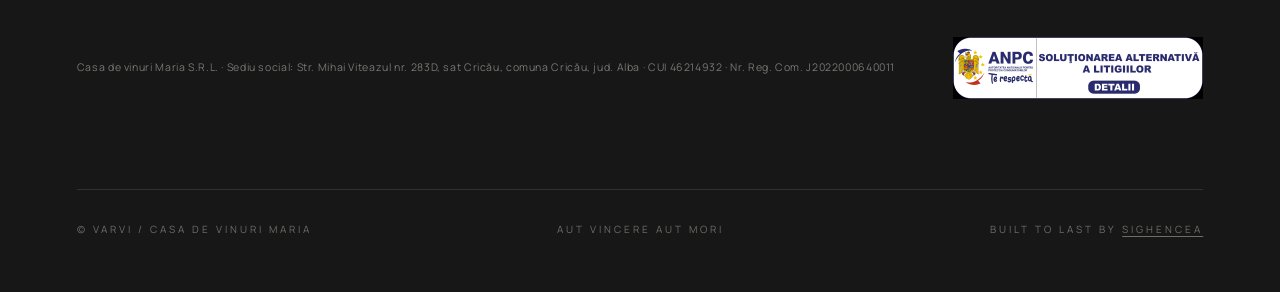
<file: rose-2024.html>
<!DOCTYPE html>
<html lang="ro">
<head>
<meta charset="utf-8">
<meta name="viewport" content="width=device-width, initial-scale=1">
<title data-i18n="meta.roseTitle">VARVI | Rosé 2024</title>
<meta name="description" content="VARVI Rosé 2024: a dry rosé from the Transylvanian hills, limited edition of 660 bottles. Made by Casa de vinuri Maria in Cricău, Transylvania.">
<meta name="theme-color" content="#161716">
<meta property="og:type" content="product">
<meta property="og:title" content="VARVI | Rosé 2024">
<meta property="og:description" content="VARVI Rosé 2024: a dry rosé from the Transylvanian hills, limited edition of 660 bottles. Made by Casa de vinuri Maria in Cricău, Transylvania.">
<meta property="og:url" content="https://varvi.ro/rose-2024.html">
<meta property="og:image" content="https://varvi.ro/assets/images/wines/rose-2024.jpg">
<link rel="canonical" href="https://varvi.ro/rose-2024.html">
<link rel="icon" type="image/png" href="assets/images/brand/favicon.png">
<link rel="stylesheet" href="assets/fonts/fonts.css">
<link rel="stylesheet" href="assets/css/styles.css">
<script>
// Runs before paint: returning of-age visitors never see the gate flash.
// Without JS the .js class is absent, so the gate stays hidden and the site
// remains readable.
(function(){try{if(localStorage.getItem('varvi_age_ok')==='1')document.documentElement.classList.add('age-ok')}catch(e){}document.documentElement.classList.add('js')})();
</script>
<script src="assets/js/i18n.js" defer></script>
<script src="assets/js/main.js" defer></script>
</head>
<body class="wp wp--rose">

<!-- ======================= Age gate ======================= -->
<div class="age-gate" role="dialog" aria-modal="true" aria-labelledby="gate-heading">
  <div class="lang-toggle">
    <button class="lang-btn is-active" data-lang-btn="ro">RO</button>
    <span class="lang-toggle__sep" aria-hidden="true">/</span>
    <button class="lang-btn" data-lang-btn="en">EN</button>
  </div>
  <img class="age-gate__crest crest" src="assets/images/brand/crest-logo.png" alt="Blazonul heraldic VARVI" width="210" height="140">
  <div class="age-gate__brand" id="gate-heading">VARVI</div>
  <div class="age-gate__welcome eyebrow" data-i18n="gate.welcome">Bine ați venit la VARVI</div>
  <p class="age-gate__text" data-i18n="gate.text">Vă rugăm să confirmați că aveți vârsta legală pentru consumul de alcool în țara dumneavoastră.</p>
  <div class="age-gate__actions">
    <button class="btn btn--dark" data-gate-enter data-i18n="gate.enter">Intră</button>
    <button class="age-gate__leave" data-gate-leave data-i18n="gate.leave">Ieși</button>
  </div>
</div>

<!-- ======================= Header ======================= -->
<header class="site-header">
  <div class="site-header__bg"></div>
  <div class="site-header__inner">
    <a class="site-header__brand" href="index.html">
      <img class="site-header__crest" src="assets/images/brand/crest-logo.png" alt="" width="840" height="560">
      <span>VARVI</span>
    </a>
    <nav class="site-nav" aria-label="Principal">
      <a href="index.html#wines" data-i18n="nav.wines">Vinurile</a>
      <a href="index.html#house" data-i18n="nav.house">Casa</a>
      <a href="index.html#awards" data-i18n="nav.awards">Distincții</a>
      <a class="nav-order" href="tel:+40745612366" data-phone-href data-i18n="nav.order">Comandă vin</a>
      <a href="contact.html" data-i18n="nav.contact">Contact</a>
    </nav>
    <div class="lang-toggle">
      <button class="lang-btn is-active" data-lang-btn="ro">RO</button>
      <span class="lang-toggle__sep" aria-hidden="true">/</span>
      <button class="lang-btn" data-lang-btn="en">EN</button>
    </div>
    <button class="menu-toggle" aria-expanded="false" aria-controls="mobile-menu" aria-label="Deschide meniul" data-i18n-attr="aria-label:nav.menuOpen">
      <span class="menu-toggle__bar"></span>
      <span class="menu-toggle__bar"></span>
      <span class="menu-toggle__bar"></span>
    </button>
  </div>
</header>

<!-- Mobile menu overlay -->
<nav class="mobile-menu" id="mobile-menu" aria-label="Meniu mobil">
  <a href="index.html#wines" data-i18n="nav.wines">Vinurile</a>
  <a href="index.html#house" data-i18n="nav.house">Casa</a>
  <a href="index.html#awards" data-i18n="nav.awards">Distincții</a>
  <a class="nav-order" href="tel:+40745612366" data-phone-href data-i18n="nav.order">Comandă vin</a>
  <a href="contact.html" data-i18n="nav.contact">Contact</a>
  <div class="lang-toggle">
    <button class="lang-btn is-active" data-lang-btn="ro">RO</button>
    <span class="lang-toggle__sep" aria-hidden="true">/</span>
    <button class="lang-btn" data-lang-btn="en">EN</button>
  </div>
</nav>

<main>

<!-- ======================= 1 · Showcase ======================= -->
<section class="wp-hero" id="top">
  <img class="wp-hero__img" src="assets/images/wines/rose-2024.jpg" alt="Sticlă de VARVI Rosé 2024 cu etichetă vișinie, pe un piedestal de travertin" width="1672" height="941" fetchpriority="high">
  <div class="wp-hero__scrim"></div>
</section>

<section class="wp-intro">
  <div class="wp-intro__category eyebrow" data-i18n="cat.rose">Vin Rosé</div>
  <h1 class="wp-intro__name">Rosé</h1>
  <div class="wp-intro__vintage">2024</div>
  <div class="wp-intro__meta">
    <span>Dealurile Transilvaniei</span><span class="dot" aria-hidden="true">·</span><span data-i18n="edShort.660">660 de sticle</span><span class="dot" aria-hidden="true">·</span><span>750 ml</span>
  </div>
  <button class="wp-medal" data-cert="rose-2023-aur-alba-2024" data-cert-name="Rosé 2023">
    <span class="wp-medal__seal" aria-hidden="true" data-i18n="wp.seal">Aur</span>
    <span class="wp-medal__label" data-i18n="meta.goldRose">Medalie de aur · Recolta 2023</span>
  </button>
</section>

<!-- ======================= 2 · Story (back label) ======================= -->
<section class="wp-story">
  <div class="container wp-story__grid">
    <div class="eyebrow" data-i18n="wp.story">Vinul</div>
    <div data-reveal>
      <blockquote class="wp-story__epigraph">
        <p data-i18n="rose.quote">Că vinu-i bun, e-adevărat<br>Dar, știi prea bine vorba aceea:<br>Nimic nu te-a îmbătat<br>Precum te-a îmbătat femeia.</p>
        <footer>Victoria Zefira Saioc</footer>
      </blockquote>
      <p class="wp-story__text" data-i18n="rose.story">Acest vin este o poezie îmbuteliată. Are nuanțe de fructe de pădure, de căpșuni, pepene galben, petale de trandafir și surprinzător gust de coajă de citrice. Are o culoare plăcută ochiului și ne face să ne gândim la vară și vacanță. Deci acest vin este o stare de spirit.</p>
    </div>
  </div>
</section>

<!-- ======================= 3 · Characteristics ======================= -->
<section class="wp-specs">
  <div class="container wp-specs__grid">
    <div data-reveal>
      <div class="eyebrow" data-i18n="wp.specs">Fișa vinului</div>
      <h2 class="wp-specs__title" data-i18n="wp.specsTitle">Caracteristici</h2>
      <div class="wp-specs__pairing">
        <div class="wp-specs__pairing-label" data-i18n="wp.pairing">Se potrivește cu</div>
        <p data-i18n="rose.food">Salate, mâncăruri ușoare, aperitive, brânzeturi și mai nou, chipsuri sărate. Peștele și fructele de mare par mult mai bune cu un Rosé.</p>
      </div>
    </div>
    <div data-reveal>
      <dl class="wp-specs__list">
        <div class="wp-specs__row"><dt data-i18n="wp.grapes">Soiuri</dt><dd>Pinot Noir, Shiraz, Cabernet Sauvignon</dd></div>
        <div class="wp-specs__row"><dt data-i18n="wp.vintage">Recolta</dt><dd>2024</dd></div>
        <div class="wp-specs__row"><dt data-i18n="wp.style">Stil</dt><dd data-i18n="wp.styleDryRose">Vin Rosé sec</dd></div>
        <div class="wp-specs__row"><dt data-i18n="wp.appellation">Denumire de origine</dt><dd>IG Dealurile Transilvaniei</dd></div>
        <div class="wp-specs__row"><dt data-i18n="wp.alcohol">Alcool</dt><dd data-i18n="alc.rose">12,39% vol.</dd></div>
        <div class="wp-specs__row"><dt data-i18n="wp.edition">Ediție</dt><dd data-i18n="ed.660">Ediție limitată, 660 de sticle</dd></div>
        <div class="wp-specs__row"><dt data-i18n="wp.serving">Temperatura de servire</dt><dd>8-10 °C</dd></div>
        <div class="wp-specs__row"><dt data-i18n="wp.volume">Volum</dt><dd>750 ml</dd></div>
      </dl>
      <div class="wp-specs__note" data-i18n="wp.sulphites">Conține sulfiți.</div>
    </div>
  </div>
</section>

<!-- ======================= 4 · Distinction ======================= -->
<section class="wp-award">
  <div class="container wp-award__grid">
    <button class="wp-award__thumb" data-cert="rose-2023-aur-alba-2024" data-cert-name="Rosé 2023" aria-label="Vezi diploma de premiere" data-i18n-attr="aria-label:wine.viewCert">
      <img src="assets/certificates/rose-2023-aur-alba-2024-thumb.jpg" alt="" width="337" height="480" loading="lazy">
    </button>
    <div data-reveal>
      <div class="eyebrow eyebrow--gold-light" data-i18n="wp.award">Distincție</div>
      <h2 class="wp-award__tier" data-i18n="wp.goldMedal">Medalie de aur</h2>
      <p class="wp-award__contest" data-i18n="award.alba2024">Concursul de vinuri al micilor producători din județul Alba, ediția a X-a, 2024.</p>
      <p class="wp-award__contest wp-award__vintage" data-i18n="award.vintage2023">Medalia a fost acordată recoltei 2023.</p>
      <button class="text-link wp-award__cert" data-cert="rose-2023-aur-alba-2024" data-cert-name="Rosé 2023" data-i18n="wine.viewCert">Vezi diploma de premiere</button>
    </div>
  </div>
</section>

<!-- ======================= 5 · Order ======================= -->
<section class="order" id="order">
  <div class="order__inner" data-reveal>
    <div class="eyebrow eyebrow--gold-light" data-i18n="order.eyebrow">Comenzi</div>
    <h2 class="order__title" data-i18n="order.title">Comandă vin VARVI</h2>
    <p class="order__copy" data-i18n="order.copy">Vinurile VARVI se comandă direct de la casa de vinuri, telefonic. Vă ajutăm să alegeți vinurile, confirmăm disponibilitatea și aranjăm personal comanda.</p>
    <a class="order__phone" href="tel:+40745612366" data-phone-number>+40 745 612 366</a>
    <div class="order__actions">
      <a class="btn btn--ivory" href="tel:+40745612366" data-phone-href data-i18n="order.cta">Sună pentru a comanda</a>
    </div>
    <a class="order__email" href="contact.html" data-i18n="order.emailLink">Preferați emailul? Scrieți-ne.</a>
    <div class="order__motto" data-i18n="order.motto">Direct de la VARVI. Aranjat personal.</div>
  </div>
</section>

<!-- ======================= 6 · The rest of the collection ======================= -->
<section class="wp-more">
  <div class="container">
    <div class="eyebrow" data-i18n="wp.more">Colecția</div>
    <h2 class="wp-more__title" data-i18n="wp.moreTitle">Descoperă colecția</h2>
    <div class="wp-more__grid">
      <a class="wp-card wp--sb24" href="sauvignon-blanc-2024.html">
        <span class="wp-card__vintage">2024</span>
        <span class="wp-card__name">Sauvignon Blanc</span>
        <span class="text-link wp-card__link" data-i18n="wp.discover">Descoperă</span>
      </a>
      <a class="wp-card wp--fn25" href="feteasca-neagra-2025.html">
        <span class="wp-card__vintage">2025</span>
        <span class="wp-card__name">Fetească Neagră</span>
        <span class="text-link wp-card__link" data-i18n="wp.discover">Descoperă</span>
      </a>
      <a class="wp-card wp--fn24" href="feteasca-neagra-2024.html">
        <span class="wp-card__vintage">2024</span>
        <span class="wp-card__name">Fetească Neagră</span>
        <span class="text-link wp-card__link" data-i18n="wp.discover">Descoperă</span>
      </a>
      <a class="wp-card wp--frm" href="feteasca-regala-muscat-ottonel-2024.html">
        <span class="wp-card__vintage">2024</span>
        <span class="wp-card__name">Fetească Regală &amp; Muscat Ottonel</span>
        <span class="text-link wp-card__link" data-i18n="wp.discover">Descoperă</span>
      </a>
      <a class="wp-card wp--sb25" href="sauvignon-blanc-2025.html">
        <span class="wp-card__vintage">2025</span>
        <span class="wp-card__name">Sauvignon Blanc</span>
        <span class="text-link wp-card__link" data-i18n="wp.discover">Descoperă</span>
      </a>
    </div>
  </div>
</section>

</main>

<!-- ======================= Footer ======================= -->
<footer class="site-footer">
  <div class="container site-footer__inner">
    <div class="site-footer__cols">
      <div>
        <div class="site-footer__brand-name">VARVI</div>
        <div class="site-footer__producer">Casa de vinuri Maria</div>
        <div class="site-footer__address" data-i18n="footer.address">Cricău · Alba · Transilvania · România</div>
      </div>
      <nav class="site-footer__nav" aria-label="Subsol">
        <a href="index.html#wines" data-i18n="nav.wines">Vinurile</a>
        <a href="index.html#house" data-i18n="nav.house">Casa</a>
        <a href="index.html#awards" data-i18n="nav.awards">Distincții</a>
        <a href="tel:+40745612366" data-phone-href data-i18n="nav.order">Comandă vin</a>
        <a href="contact.html" data-i18n="nav.contact">Contact</a>
        <a href="stockists.html" data-i18n="contact.link2">Găsește VARVI</a>
      </nav>
      <div class="site-footer__orders">
        <div class="site-footer__orders-title" data-i18n="footer.orderTitle">Comenzi de vin</div>
        <p class="site-footer__orders-copy" data-i18n="footer.orderCopy">Comandați vinurile VARVI direct de la casa de vinuri, telefonic.</p>
        <a class="site-footer__phone" href="tel:+40745612366" data-phone-number>+40 745 612 366</a>
      </div>
      <div class="site-footer__legal">
        <div class="lang-toggle">
          <button class="lang-btn is-active" data-lang-btn="ro">RO</button>
          <span class="lang-toggle__sep" aria-hidden="true">/</span>
          <button class="lang-btn" data-lang-btn="en">EN</button>
        </div>
        <a href="privacy.html" data-i18n="legal.privacy">Confidențialitate</a>
        <a href="cookies.html" data-i18n="legal.cookies">Cookies</a>
        <a href="terms.html" data-i18n="legal.terms">Termeni</a>
      </div>
    </div>
    <div class="site-footer__compliance">
      <p class="site-footer__company" data-i18n="footer.company">Casa de vinuri Maria S.R.L. · Sediu social: Str. Mihai Viteazul nr. 283D, sat Cricău, comuna Cricău, jud. Alba · CUI 46214932 · Nr. Reg. Com. J2022000640011</p>
      <a class="site-footer__sal" href="https://reclamatiisal.anpc.ro" target="_blank" rel="noopener"><img src="assets/images/anpc-sal.png" width="250" height="62" alt="ANPC: Soluționarea alternativă a litigiilor" loading="lazy"></a>
    </div>
    <div class="site-footer__bottom">
      <span>© VARVI / Casa de vinuri Maria</span>
      <span class="center">Aut vincere aut mori</span>
      <span class="right">Built to last by <a href="https://www.sighencea.com" target="_blank" rel="noopener">Sighencea</a></span>
    </div>
  </div>
</footer>

<!-- ======================= Back to top ======================= -->
<a class="back-top" href="#top" aria-label="Înapoi sus" data-i18n-attr="aria-label:nav.backTop"><span aria-hidden="true">↑</span></a>

<!-- ======================= Background music ======================= -->
<audio id="bg-music" src="assets/audio/ambience.mp3" loop preload="metadata"></audio>
<div class="sound-control">
  <button class="sound-toggle" data-sound-toggle aria-pressed="true">
    <span class="sound-toggle__icon" aria-hidden="true"></span>
    <span data-i18n="audio.label">Muzică</span>
  </button>
  <input class="sound-volume" data-sound-volume type="range" min="0" max="100" step="1" value="36" aria-label="Volum" data-i18n-attr="aria-label:audio.volume">
</div>

<!-- ======================= Certificate lightbox ======================= -->
<div class="modal lightbox" id="cert-lightbox" role="dialog" aria-modal="true" aria-label="Diploma de premiere" data-i18n-attr="aria-label:wine.viewCert">
  <div class="lightbox__frame" data-modal-card>
    <!-- src/alt set per wine from the button's data-cert slug (assets/certificates/<slug>.jpg) -->
    <img class="lightbox__img" alt="">
  </div>
  <div class="lightbox__bar" data-modal-card>
    <div class="lightbox__name"></div>
    <a class="lightbox__download" download data-i18n="cert.download">Descarcă PDF</a>
    <button class="lightbox__close" data-modal-close data-i18n="cert.close">Închide</button>
  </div>
</div>

</body>
</html>
</file>
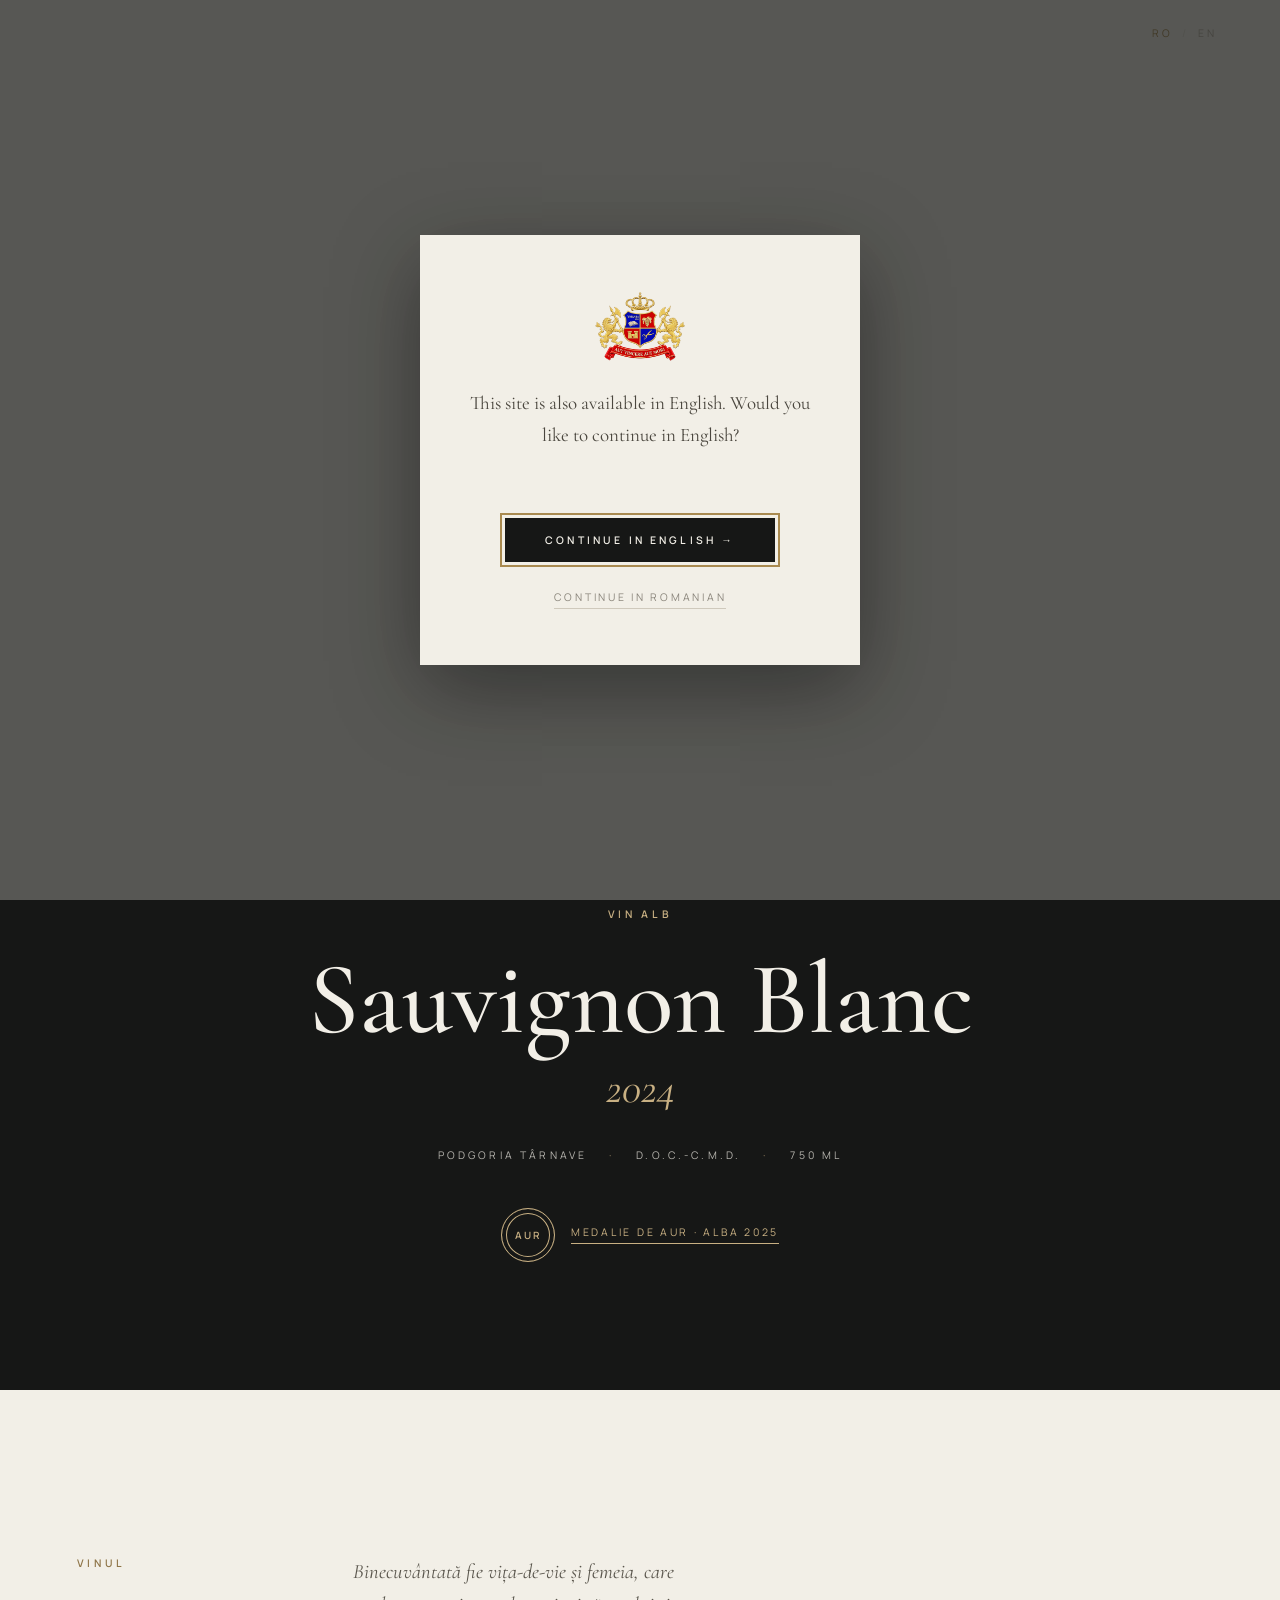
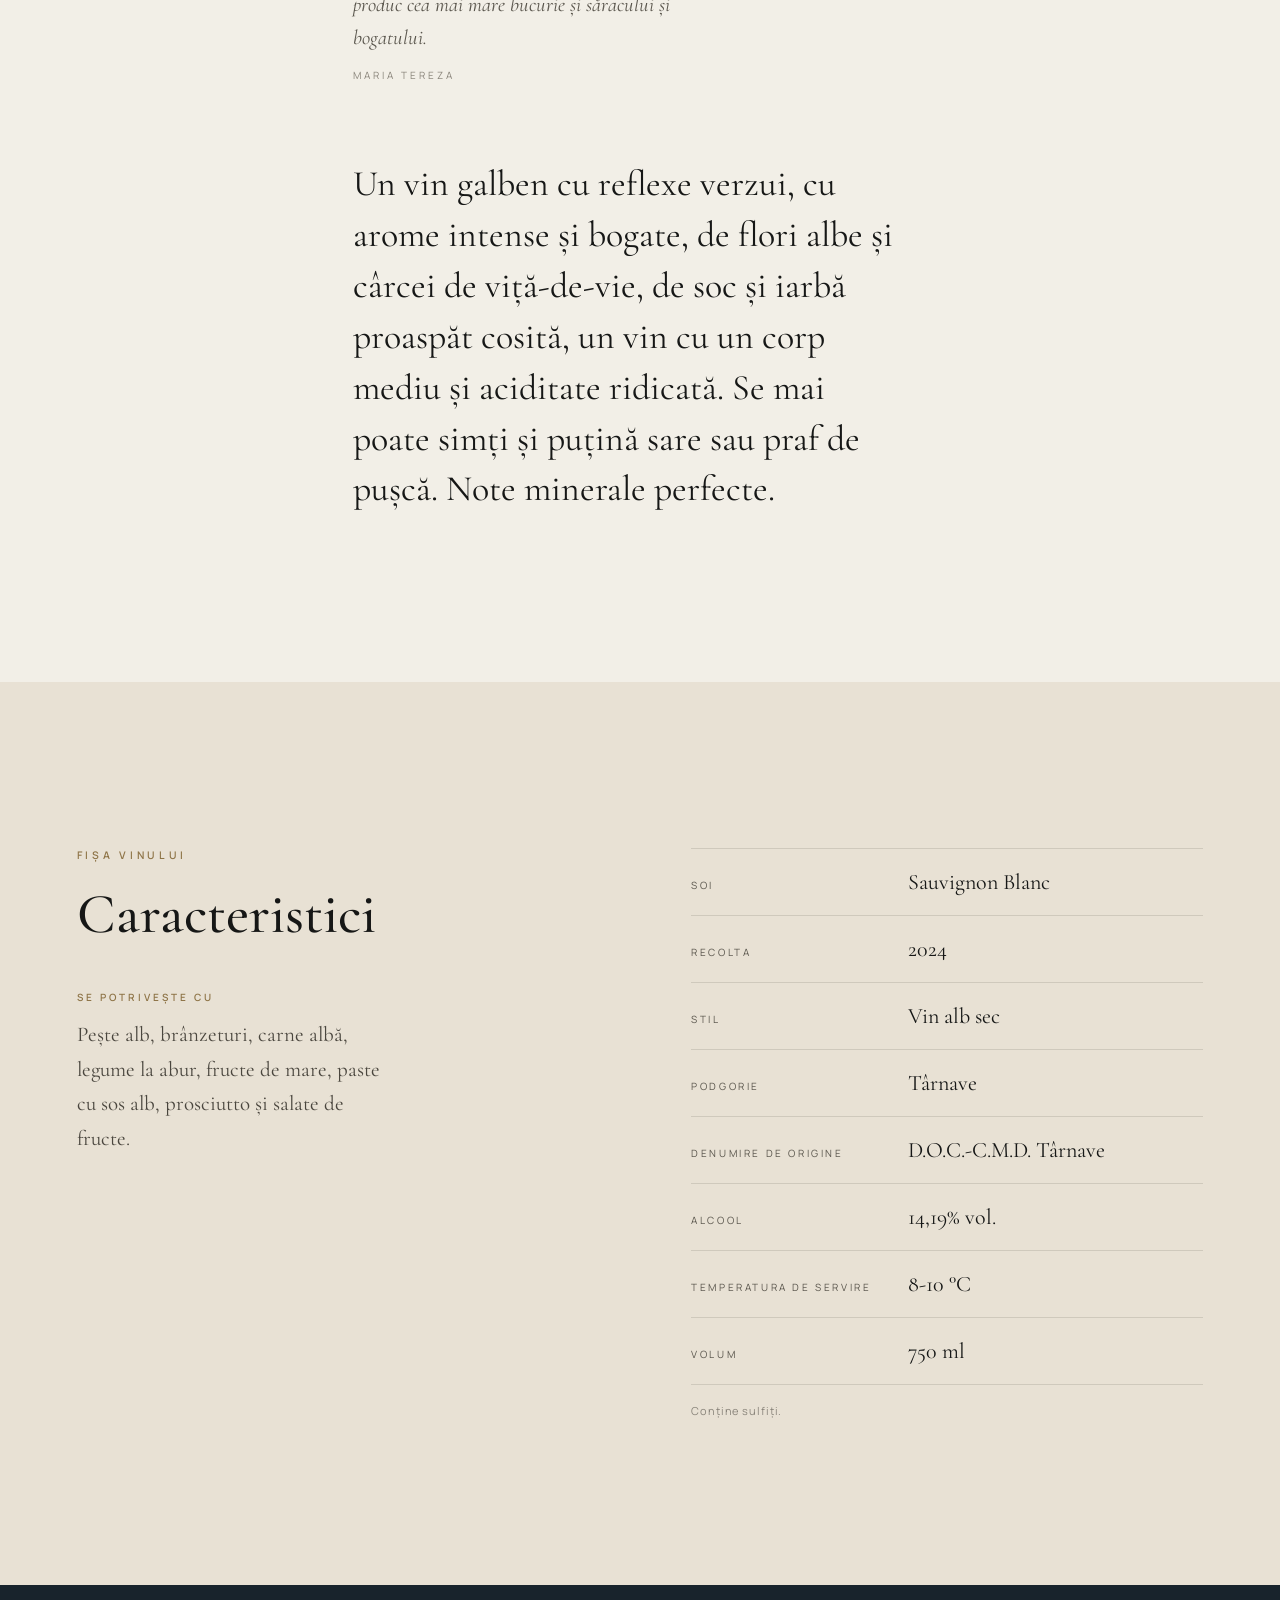
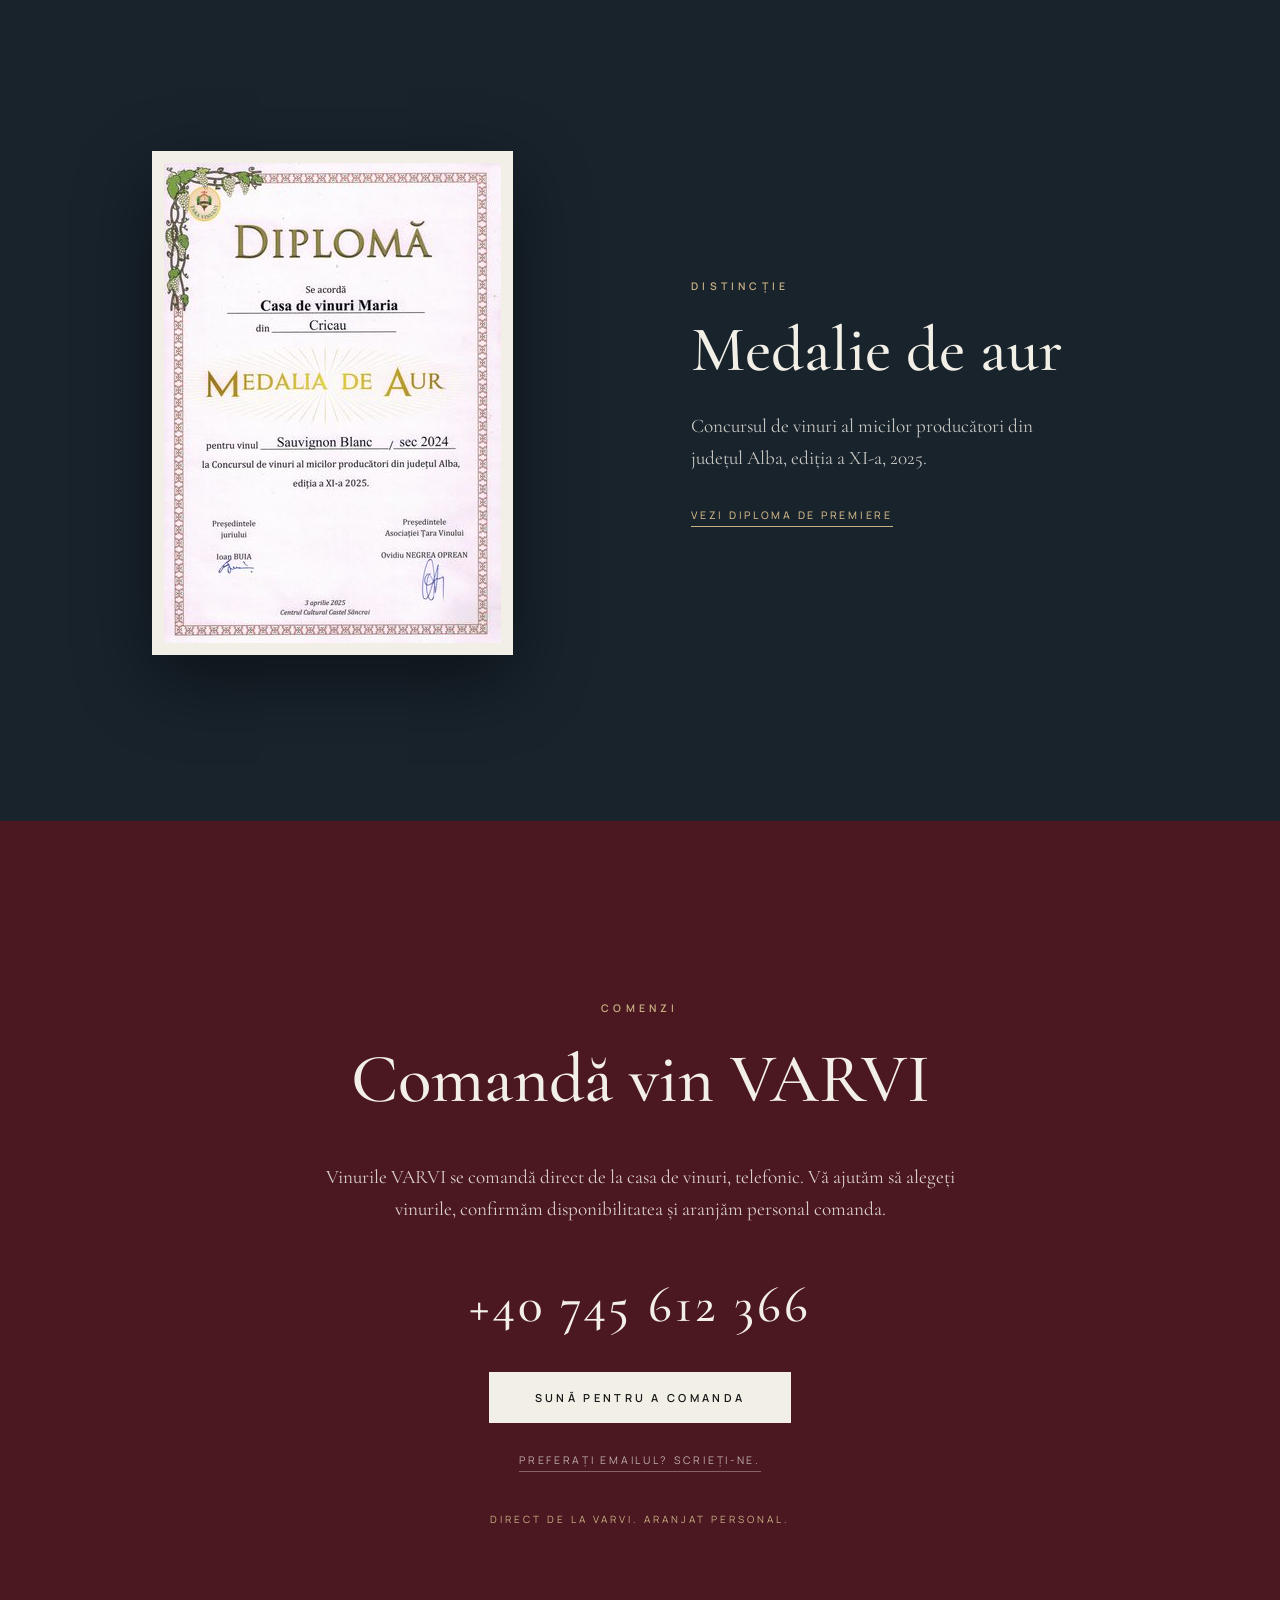
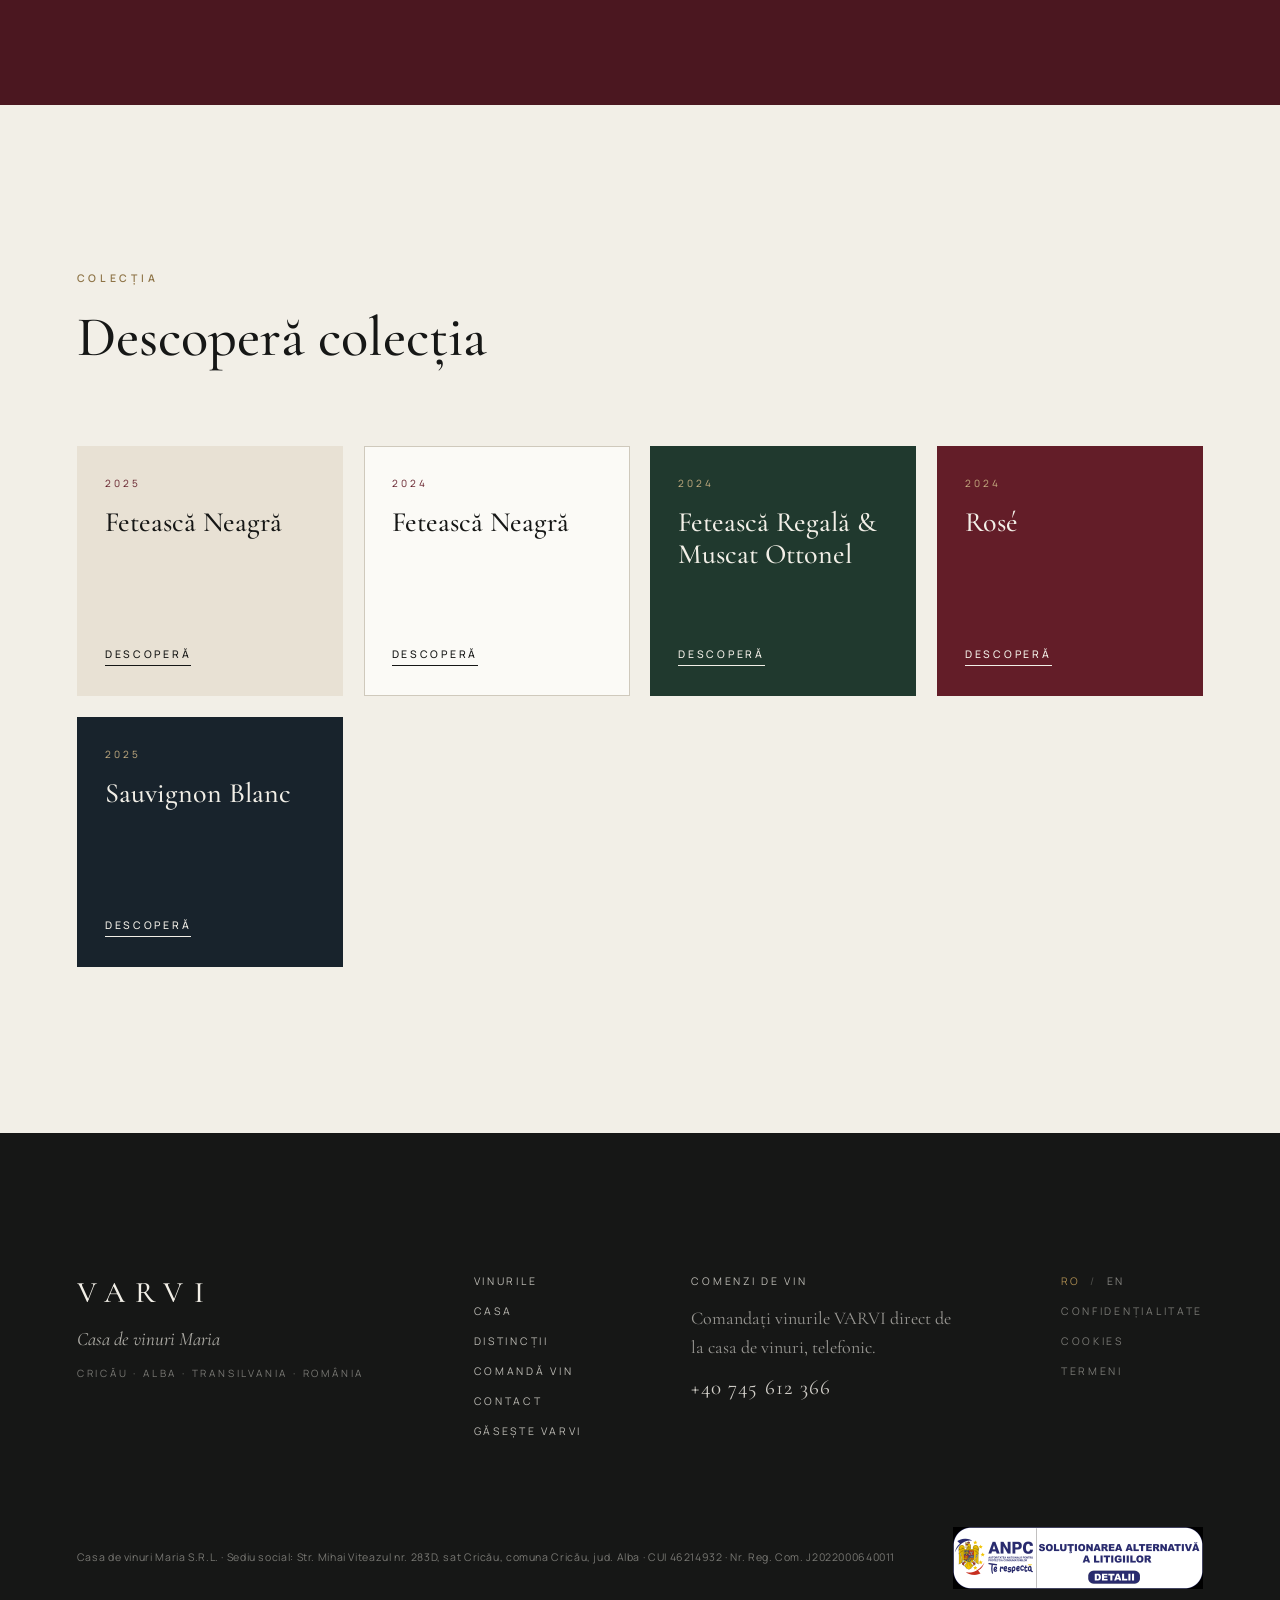
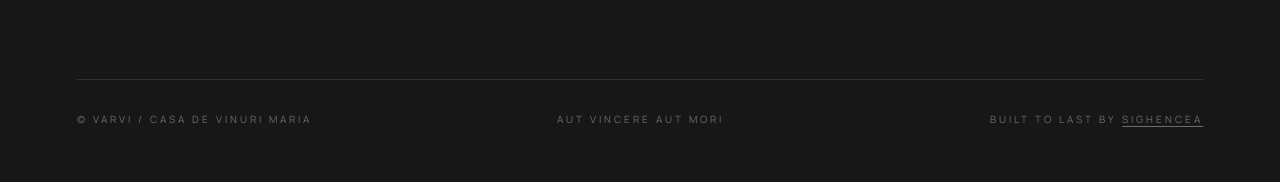
<file: sauvignon-blanc-2024.html>
<!DOCTYPE html>
<html lang="ro">
<head>
<meta charset="utf-8">
<meta name="viewport" content="width=device-width, initial-scale=1">
<title data-i18n="meta.sb24Title">VARVI | Sauvignon Blanc 2024</title>
<meta name="description" content="VARVI Sauvignon Blanc 2024: a dry white from Podgoria Târnave, gold medal in Alba 2025. Made by Casa de vinuri Maria in Cricău, Transylvania.">
<meta name="theme-color" content="#161716">
<meta property="og:type" content="product">
<meta property="og:title" content="VARVI | Sauvignon Blanc 2024">
<meta property="og:description" content="VARVI Sauvignon Blanc 2024: a dry white from Podgoria Târnave, gold medal in Alba 2025. Made by Casa de vinuri Maria in Cricău, Transylvania.">
<meta property="og:url" content="https://varvi.ro/sauvignon-blanc-2024.html">
<meta property="og:image" content="https://varvi.ro/assets/images/wines/sauvignon-blanc-2024.jpg">
<link rel="canonical" href="https://varvi.ro/sauvignon-blanc-2024.html">
<link rel="icon" type="image/png" href="assets/images/brand/favicon.png">
<link rel="stylesheet" href="assets/fonts/fonts.css">
<link rel="stylesheet" href="assets/css/styles.css">
<script>
// Runs before paint: returning of-age visitors never see the gate flash.
// Without JS the .js class is absent, so the gate stays hidden and the site
// remains readable.
(function(){try{if(localStorage.getItem('varvi_age_ok')==='1')document.documentElement.classList.add('age-ok')}catch(e){}document.documentElement.classList.add('js')})();
</script>
<script src="assets/js/i18n.js" defer></script>
<script src="assets/js/main.js" defer></script>
</head>
<body class="wp wp--sb24">

<!-- ======================= Age gate ======================= -->
<div class="age-gate" role="dialog" aria-modal="true" aria-labelledby="gate-heading">
  <div class="lang-toggle">
    <button class="lang-btn is-active" data-lang-btn="ro">RO</button>
    <span class="lang-toggle__sep" aria-hidden="true">/</span>
    <button class="lang-btn" data-lang-btn="en">EN</button>
  </div>
  <img class="age-gate__crest crest" src="assets/images/brand/crest-logo.png" alt="Blazonul heraldic VARVI" width="210" height="140">
  <div class="age-gate__brand" id="gate-heading">VARVI</div>
  <div class="age-gate__welcome eyebrow" data-i18n="gate.welcome">Bine ați venit la VARVI</div>
  <p class="age-gate__text" data-i18n="gate.text">Vă rugăm să confirmați că aveți vârsta legală pentru consumul de alcool în țara dumneavoastră.</p>
  <div class="age-gate__actions">
    <button class="btn btn--dark" data-gate-enter data-i18n="gate.enter">Intră</button>
    <button class="age-gate__leave" data-gate-leave data-i18n="gate.leave">Ieși</button>
  </div>
</div>

<!-- ======================= Header ======================= -->
<header class="site-header">
  <div class="site-header__bg"></div>
  <div class="site-header__inner">
    <a class="site-header__brand" href="index.html">
      <img class="site-header__crest" src="assets/images/brand/crest-logo.png" alt="" width="840" height="560">
      <span>VARVI</span>
    </a>
    <nav class="site-nav" aria-label="Principal">
      <a href="index.html#wines" data-i18n="nav.wines">Vinurile</a>
      <a href="index.html#house" data-i18n="nav.house">Casa</a>
      <a href="index.html#awards" data-i18n="nav.awards">Distincții</a>
      <a class="nav-order" href="tel:+40745612366" data-phone-href data-i18n="nav.order">Comandă vin</a>
      <a href="contact.html" data-i18n="nav.contact">Contact</a>
    </nav>
    <div class="lang-toggle">
      <button class="lang-btn is-active" data-lang-btn="ro">RO</button>
      <span class="lang-toggle__sep" aria-hidden="true">/</span>
      <button class="lang-btn" data-lang-btn="en">EN</button>
    </div>
    <button class="menu-toggle" aria-expanded="false" aria-controls="mobile-menu" aria-label="Deschide meniul" data-i18n-attr="aria-label:nav.menuOpen">
      <span class="menu-toggle__bar"></span>
      <span class="menu-toggle__bar"></span>
      <span class="menu-toggle__bar"></span>
    </button>
  </div>
</header>

<!-- Mobile menu overlay -->
<nav class="mobile-menu" id="mobile-menu" aria-label="Meniu mobil">
  <a href="index.html#wines" data-i18n="nav.wines">Vinurile</a>
  <a href="index.html#house" data-i18n="nav.house">Casa</a>
  <a href="index.html#awards" data-i18n="nav.awards">Distincții</a>
  <a class="nav-order" href="tel:+40745612366" data-phone-href data-i18n="nav.order">Comandă vin</a>
  <a href="contact.html" data-i18n="nav.contact">Contact</a>
  <div class="lang-toggle">
    <button class="lang-btn is-active" data-lang-btn="ro">RO</button>
    <span class="lang-toggle__sep" aria-hidden="true">/</span>
    <button class="lang-btn" data-lang-btn="en">EN</button>
  </div>
</nav>

<main>

<!-- ======================= 1 · Showcase ======================= -->
<section class="wp-hero" id="top">
  <img class="wp-hero__img" src="assets/images/wines/sauvignon-blanc-2024.jpg" alt="Sticlă de VARVI Sauvignon Blanc 2024 cu etichetă neagră, pe un piedestal de travertin" width="1672" height="941" fetchpriority="high">
  <div class="wp-hero__scrim"></div>
</section>

<section class="wp-intro">
  <div class="wp-intro__category eyebrow" data-i18n="cat.white">Vin alb</div>
  <h1 class="wp-intro__name">Sauvignon Blanc</h1>
  <div class="wp-intro__vintage">2024</div>
  <div class="wp-intro__meta">
    <span>Podgoria Târnave</span><span class="dot" aria-hidden="true">·</span><span>D.O.C.-C.M.D.</span><span class="dot" aria-hidden="true">·</span><span>750 ml</span>
  </div>
  <button class="wp-medal" data-cert="sauvignon-blanc-2024-aur-alba-2025" data-cert-name="Sauvignon Blanc 2024">
    <span class="wp-medal__seal" aria-hidden="true" data-i18n="wp.seal">Aur</span>
    <span class="wp-medal__label" data-i18n="award.alba2025Short">Medalie de aur · Alba 2025</span>
  </button>
</section>

<!-- ======================= 2 · Story (back label) ======================= -->
<section class="wp-story">
  <div class="container wp-story__grid">
    <div class="eyebrow" data-i18n="wp.story">Vinul</div>
    <div data-reveal>
      <blockquote class="wp-story__epigraph">
        <p data-i18n="sb.quote">Binecuvântată fie vița-de-vie și femeia, care produc cea mai mare bucurie și săracului și bogatului.</p>
        <footer>Maria Tereza</footer>
      </blockquote>
      <p class="wp-story__text" data-i18n="sb.story">Un vin galben cu reflexe verzui, cu arome intense și bogate, de flori albe și cârcei de viță-de-vie, de soc și iarbă proaspăt cosită, un vin cu un corp mediu și aciditate ridicată. Se mai poate simți și puțină sare sau praf de pușcă. Note minerale perfecte.</p>
    </div>
  </div>
</section>

<!-- ======================= 3 · Characteristics ======================= -->
<section class="wp-specs">
  <div class="container wp-specs__grid">
    <div data-reveal>
      <div class="eyebrow" data-i18n="wp.specs">Fișa vinului</div>
      <h2 class="wp-specs__title" data-i18n="wp.specsTitle">Caracteristici</h2>
      <div class="wp-specs__pairing">
        <div class="wp-specs__pairing-label" data-i18n="wp.pairing">Se potrivește cu</div>
        <p data-i18n="sb.food">Pește alb, brânzeturi, carne albă, legume la abur, fructe de mare, paste cu sos alb, prosciutto și salate de fructe.</p>
      </div>
    </div>
    <div data-reveal>
      <dl class="wp-specs__list">
        <div class="wp-specs__row"><dt data-i18n="wp.grape">Soi</dt><dd>Sauvignon Blanc</dd></div>
        <div class="wp-specs__row"><dt data-i18n="wp.vintage">Recolta</dt><dd>2024</dd></div>
        <div class="wp-specs__row"><dt data-i18n="wp.style">Stil</dt><dd data-i18n="wp.styleDryWhite">Vin alb sec</dd></div>
        <div class="wp-specs__row"><dt data-i18n="wp.vineyard">Podgorie</dt><dd>Târnave</dd></div>
        <div class="wp-specs__row"><dt data-i18n="wp.appellation">Denumire de origine</dt><dd>D.O.C.-C.M.D. Târnave</dd></div>
        <div class="wp-specs__row"><dt data-i18n="wp.alcohol">Alcool</dt><dd data-i18n="alc.sb24">14,19% vol.</dd></div>
        <div class="wp-specs__row"><dt data-i18n="wp.serving">Temperatura de servire</dt><dd>8-10 °C</dd></div>
        <div class="wp-specs__row"><dt data-i18n="wp.volume">Volum</dt><dd>750 ml</dd></div>
      </dl>
      <div class="wp-specs__note" data-i18n="wp.sulphites">Conține sulfiți.</div>
    </div>
  </div>
</section>

<!-- ======================= 4 · Distinction ======================= -->
<section class="wp-award">
  <div class="container wp-award__grid">
    <button class="wp-award__thumb" data-cert="sauvignon-blanc-2024-aur-alba-2025" data-cert-name="Sauvignon Blanc 2024" aria-label="Vezi diploma de premiere" data-i18n-attr="aria-label:wine.viewCert">
      <img src="assets/certificates/sauvignon-blanc-2024-aur-alba-2025-thumb.jpg" alt="" width="337" height="480" loading="lazy">
    </button>
    <div data-reveal>
      <div class="eyebrow eyebrow--gold-light" data-i18n="wp.award">Distincție</div>
      <h2 class="wp-award__tier" data-i18n="wp.goldMedal">Medalie de aur</h2>
      <p class="wp-award__contest" data-i18n="award.alba2025">Concursul de vinuri al micilor producători din județul Alba, ediția a XI-a, 2025.</p>
      <button class="text-link wp-award__cert" data-cert="sauvignon-blanc-2024-aur-alba-2025" data-cert-name="Sauvignon Blanc 2024" data-i18n="wine.viewCert">Vezi diploma de premiere</button>
    </div>
  </div>
</section>

<!-- ======================= 5 · Order ======================= -->
<section class="order" id="order">
  <div class="order__inner" data-reveal>
    <div class="eyebrow eyebrow--gold-light" data-i18n="order.eyebrow">Comenzi</div>
    <h2 class="order__title" data-i18n="order.title">Comandă vin VARVI</h2>
    <p class="order__copy" data-i18n="order.copy">Vinurile VARVI se comandă direct de la casa de vinuri, telefonic. Vă ajutăm să alegeți vinurile, confirmăm disponibilitatea și aranjăm personal comanda.</p>
    <a class="order__phone" href="tel:+40745612366" data-phone-number>+40 745 612 366</a>
    <div class="order__actions">
      <a class="btn btn--ivory" href="tel:+40745612366" data-phone-href data-i18n="order.cta">Sună pentru a comanda</a>
    </div>
    <a class="order__email" href="contact.html" data-i18n="order.emailLink">Preferați emailul? Scrieți-ne.</a>
    <div class="order__motto" data-i18n="order.motto">Direct de la VARVI. Aranjat personal.</div>
  </div>
</section>

<!-- ======================= 6 · The rest of the collection ======================= -->
<section class="wp-more">
  <div class="container">
    <div class="eyebrow" data-i18n="wp.more">Colecția</div>
    <h2 class="wp-more__title" data-i18n="wp.moreTitle">Descoperă colecția</h2>
    <div class="wp-more__grid">
      <a class="wp-card wp--fn25" href="feteasca-neagra-2025.html">
        <span class="wp-card__vintage">2025</span>
        <span class="wp-card__name">Fetească Neagră</span>
        <span class="text-link wp-card__link" data-i18n="wp.discover">Descoperă</span>
      </a>
      <a class="wp-card wp--fn24" href="feteasca-neagra-2024.html">
        <span class="wp-card__vintage">2024</span>
        <span class="wp-card__name">Fetească Neagră</span>
        <span class="text-link wp-card__link" data-i18n="wp.discover">Descoperă</span>
      </a>
      <a class="wp-card wp--frm" href="feteasca-regala-muscat-ottonel-2024.html">
        <span class="wp-card__vintage">2024</span>
        <span class="wp-card__name">Fetească Regală &amp; Muscat Ottonel</span>
        <span class="text-link wp-card__link" data-i18n="wp.discover">Descoperă</span>
      </a>
      <a class="wp-card wp--rose" href="rose-2024.html">
        <span class="wp-card__vintage">2024</span>
        <span class="wp-card__name">Rosé</span>
        <span class="text-link wp-card__link" data-i18n="wp.discover">Descoperă</span>
      </a>
      <a class="wp-card wp--sb25" href="sauvignon-blanc-2025.html">
        <span class="wp-card__vintage">2025</span>
        <span class="wp-card__name">Sauvignon Blanc</span>
        <span class="text-link wp-card__link" data-i18n="wp.discover">Descoperă</span>
      </a>
    </div>
  </div>
</section>

</main>

<!-- ======================= Footer ======================= -->
<footer class="site-footer">
  <div class="container site-footer__inner">
    <div class="site-footer__cols">
      <div>
        <div class="site-footer__brand-name">VARVI</div>
        <div class="site-footer__producer">Casa de vinuri Maria</div>
        <div class="site-footer__address" data-i18n="footer.address">Cricău · Alba · Transilvania · România</div>
      </div>
      <nav class="site-footer__nav" aria-label="Subsol">
        <a href="index.html#wines" data-i18n="nav.wines">Vinurile</a>
        <a href="index.html#house" data-i18n="nav.house">Casa</a>
        <a href="index.html#awards" data-i18n="nav.awards">Distincții</a>
        <a href="tel:+40745612366" data-phone-href data-i18n="nav.order">Comandă vin</a>
        <a href="contact.html" data-i18n="nav.contact">Contact</a>
        <a href="stockists.html" data-i18n="contact.link2">Găsește VARVI</a>
      </nav>
      <div class="site-footer__orders">
        <div class="site-footer__orders-title" data-i18n="footer.orderTitle">Comenzi de vin</div>
        <p class="site-footer__orders-copy" data-i18n="footer.orderCopy">Comandați vinurile VARVI direct de la casa de vinuri, telefonic.</p>
        <a class="site-footer__phone" href="tel:+40745612366" data-phone-number>+40 745 612 366</a>
      </div>
      <div class="site-footer__legal">
        <div class="lang-toggle">
          <button class="lang-btn is-active" data-lang-btn="ro">RO</button>
          <span class="lang-toggle__sep" aria-hidden="true">/</span>
          <button class="lang-btn" data-lang-btn="en">EN</button>
        </div>
        <a href="privacy.html" data-i18n="legal.privacy">Confidențialitate</a>
        <a href="cookies.html" data-i18n="legal.cookies">Cookies</a>
        <a href="terms.html" data-i18n="legal.terms">Termeni</a>
      </div>
    </div>
    <div class="site-footer__compliance">
      <p class="site-footer__company" data-i18n="footer.company">Casa de vinuri Maria S.R.L. · Sediu social: Str. Mihai Viteazul nr. 283D, sat Cricău, comuna Cricău, jud. Alba · CUI 46214932 · Nr. Reg. Com. J2022000640011</p>
      <a class="site-footer__sal" href="https://reclamatiisal.anpc.ro" target="_blank" rel="noopener"><img src="assets/images/anpc-sal.png" width="250" height="62" alt="ANPC: Soluționarea alternativă a litigiilor" loading="lazy"></a>
    </div>
    <div class="site-footer__bottom">
      <span>© VARVI / Casa de vinuri Maria</span>
      <span class="center">Aut vincere aut mori</span>
      <span class="right">Built to last by <a href="https://www.sighencea.com" target="_blank" rel="noopener">Sighencea</a></span>
    </div>
  </div>
</footer>

<!-- ======================= Back to top ======================= -->
<a class="back-top" href="#top" aria-label="Înapoi sus" data-i18n-attr="aria-label:nav.backTop"><span aria-hidden="true">↑</span></a>

<!-- ======================= Background music ======================= -->
<audio id="bg-music" src="assets/audio/ambience.mp3" loop preload="metadata"></audio>
<div class="sound-control">
  <button class="sound-toggle" data-sound-toggle aria-pressed="true">
    <span class="sound-toggle__icon" aria-hidden="true"></span>
    <span data-i18n="audio.label">Muzică</span>
  </button>
  <input class="sound-volume" data-sound-volume type="range" min="0" max="100" step="1" value="36" aria-label="Volum" data-i18n-attr="aria-label:audio.volume">
</div>

<!-- ======================= Certificate lightbox ======================= -->
<div class="modal lightbox" id="cert-lightbox" role="dialog" aria-modal="true" aria-label="Diploma de premiere" data-i18n-attr="aria-label:wine.viewCert">
  <div class="lightbox__frame" data-modal-card>
    <!-- src/alt set per wine from the button's data-cert slug (assets/certificates/<slug>.jpg) -->
    <img class="lightbox__img" alt="">
  </div>
  <div class="lightbox__bar" data-modal-card>
    <div class="lightbox__name"></div>
    <a class="lightbox__download" download data-i18n="cert.download">Descarcă PDF</a>
    <button class="lightbox__close" data-modal-close data-i18n="cert.close">Închide</button>
  </div>
</div>

</body>
</html>
</file>
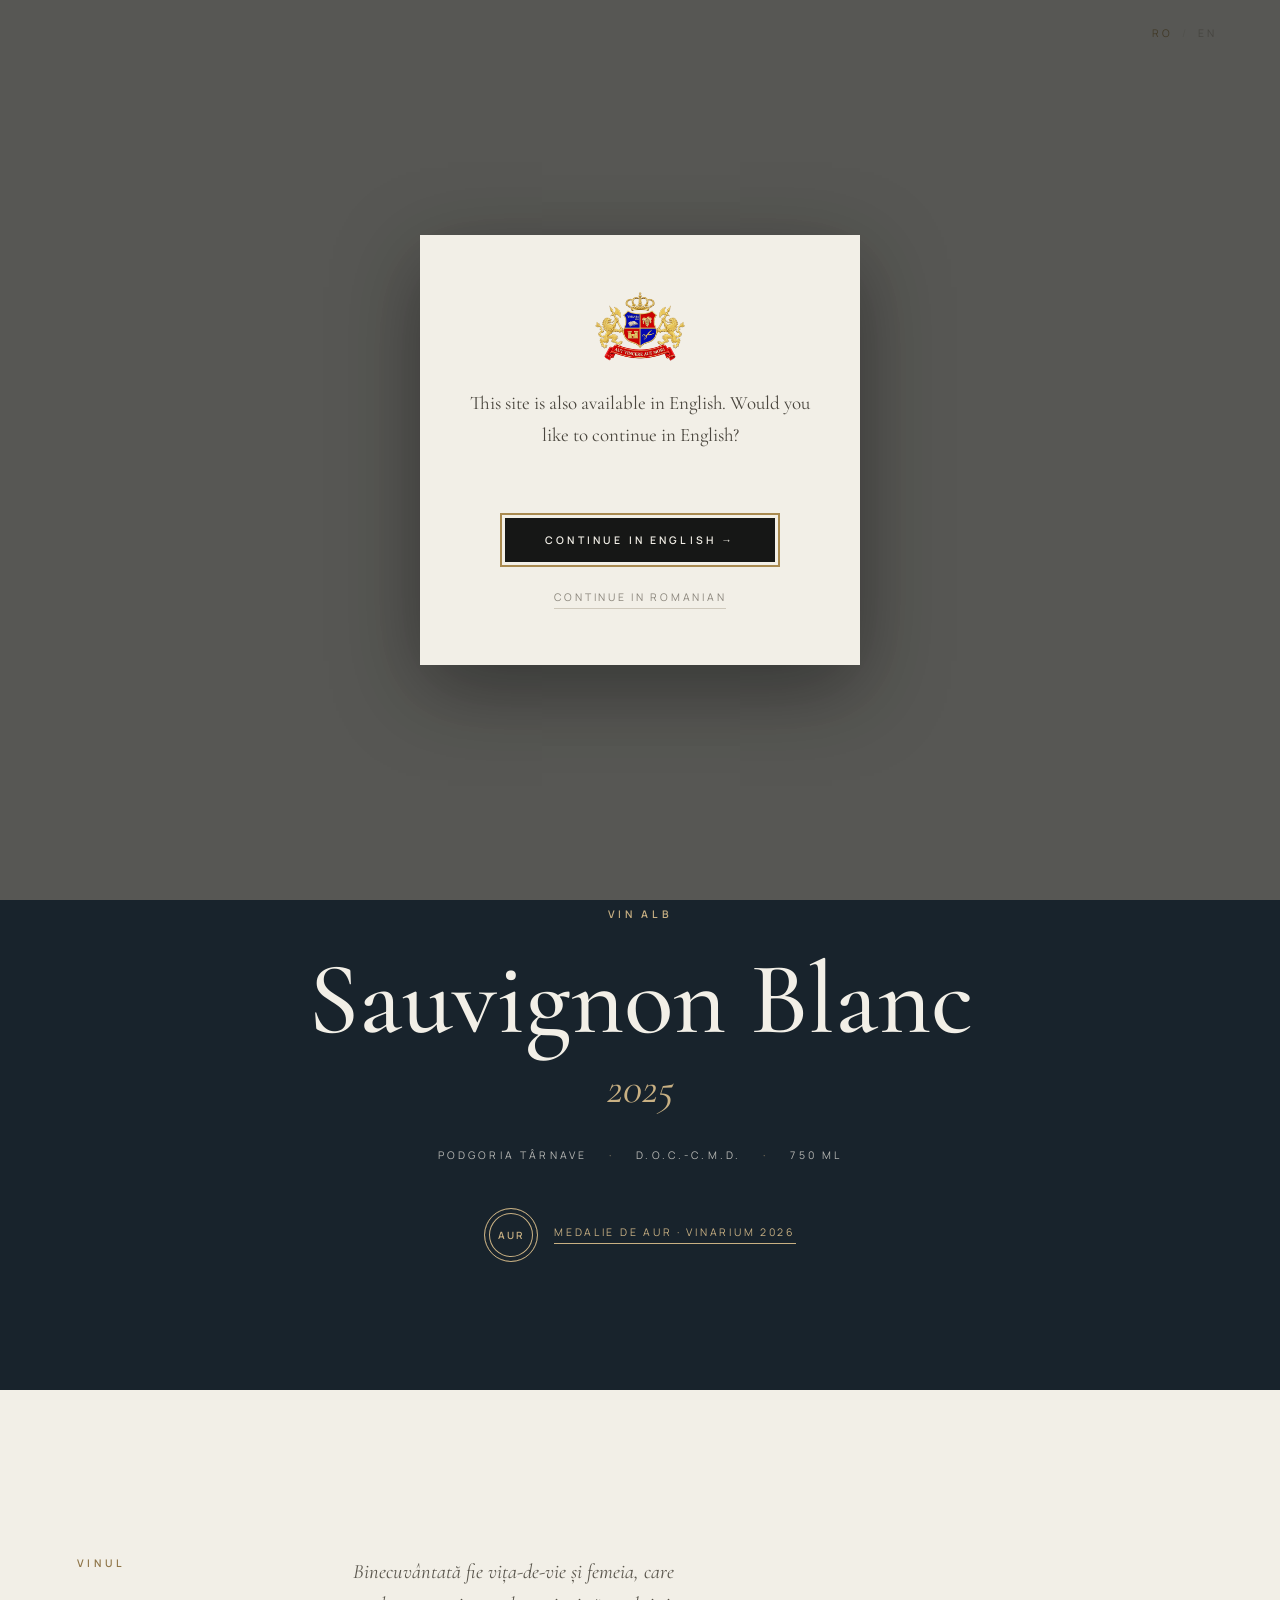
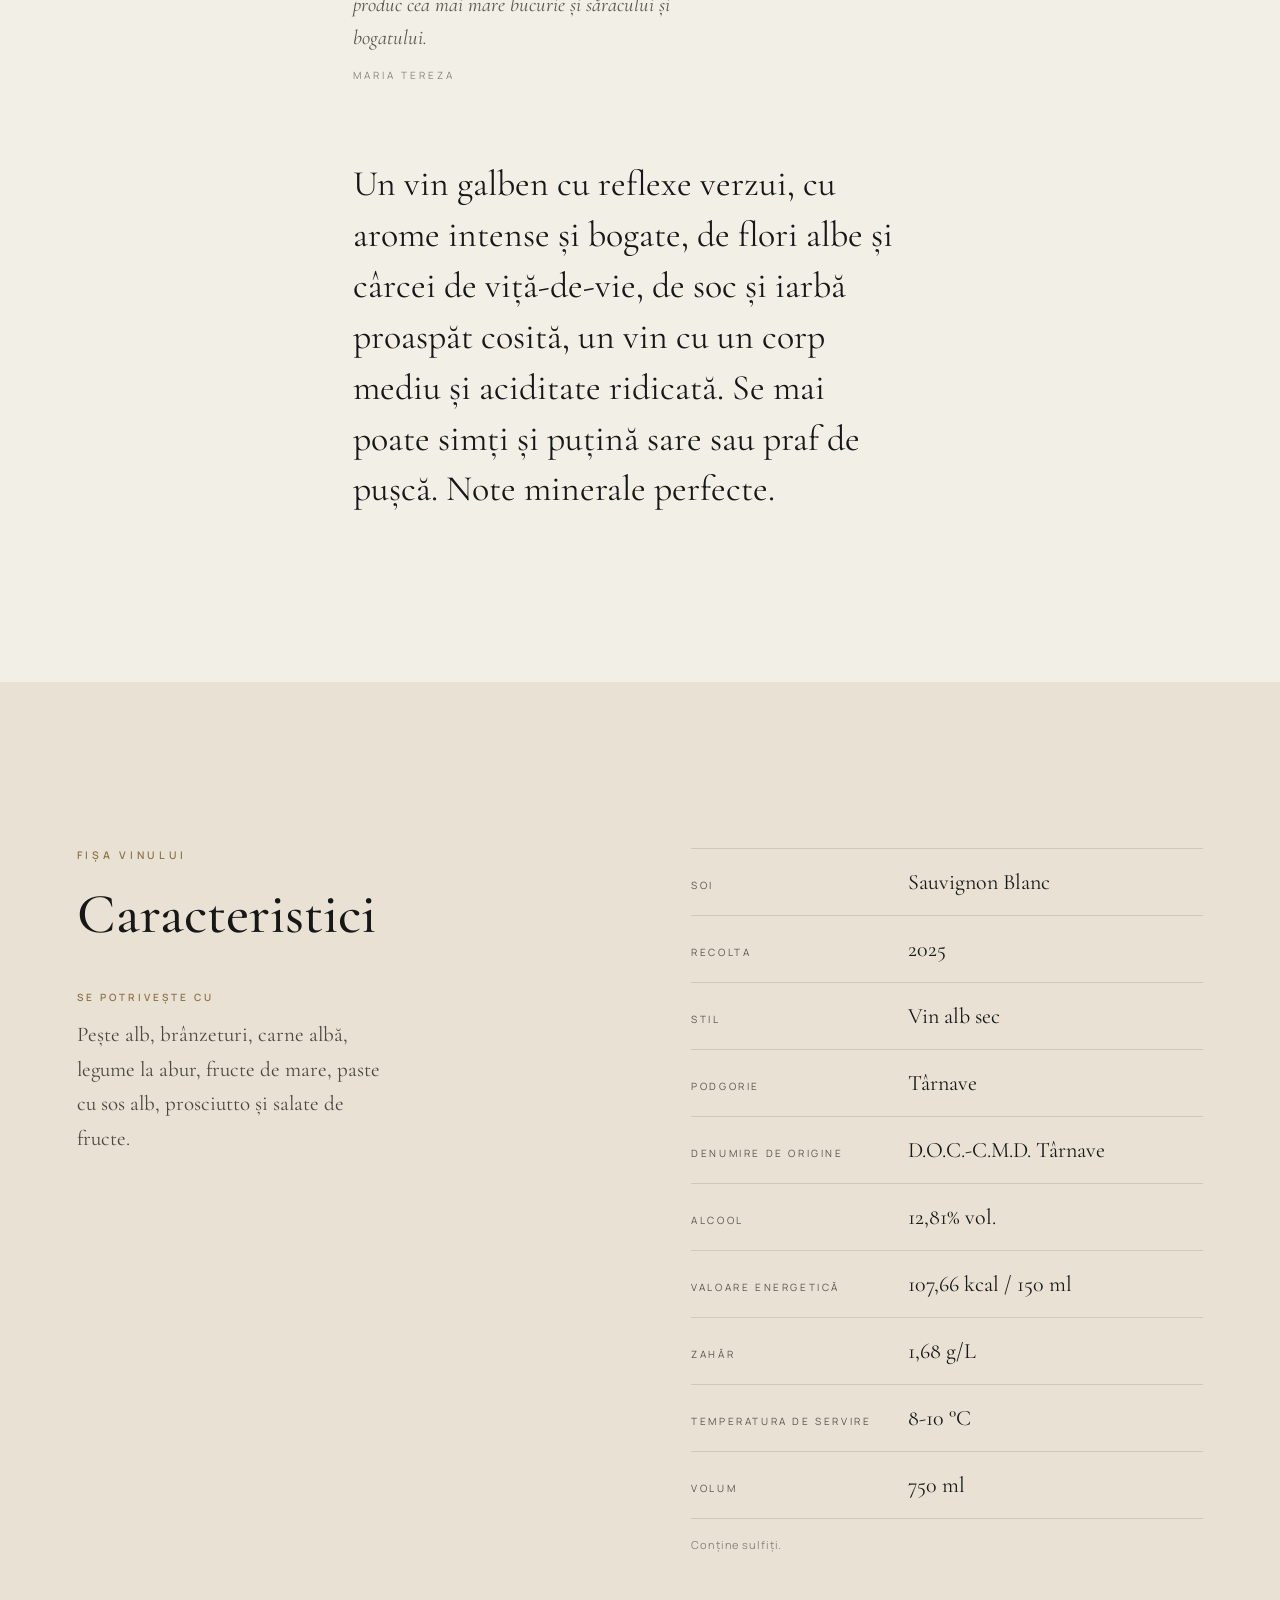
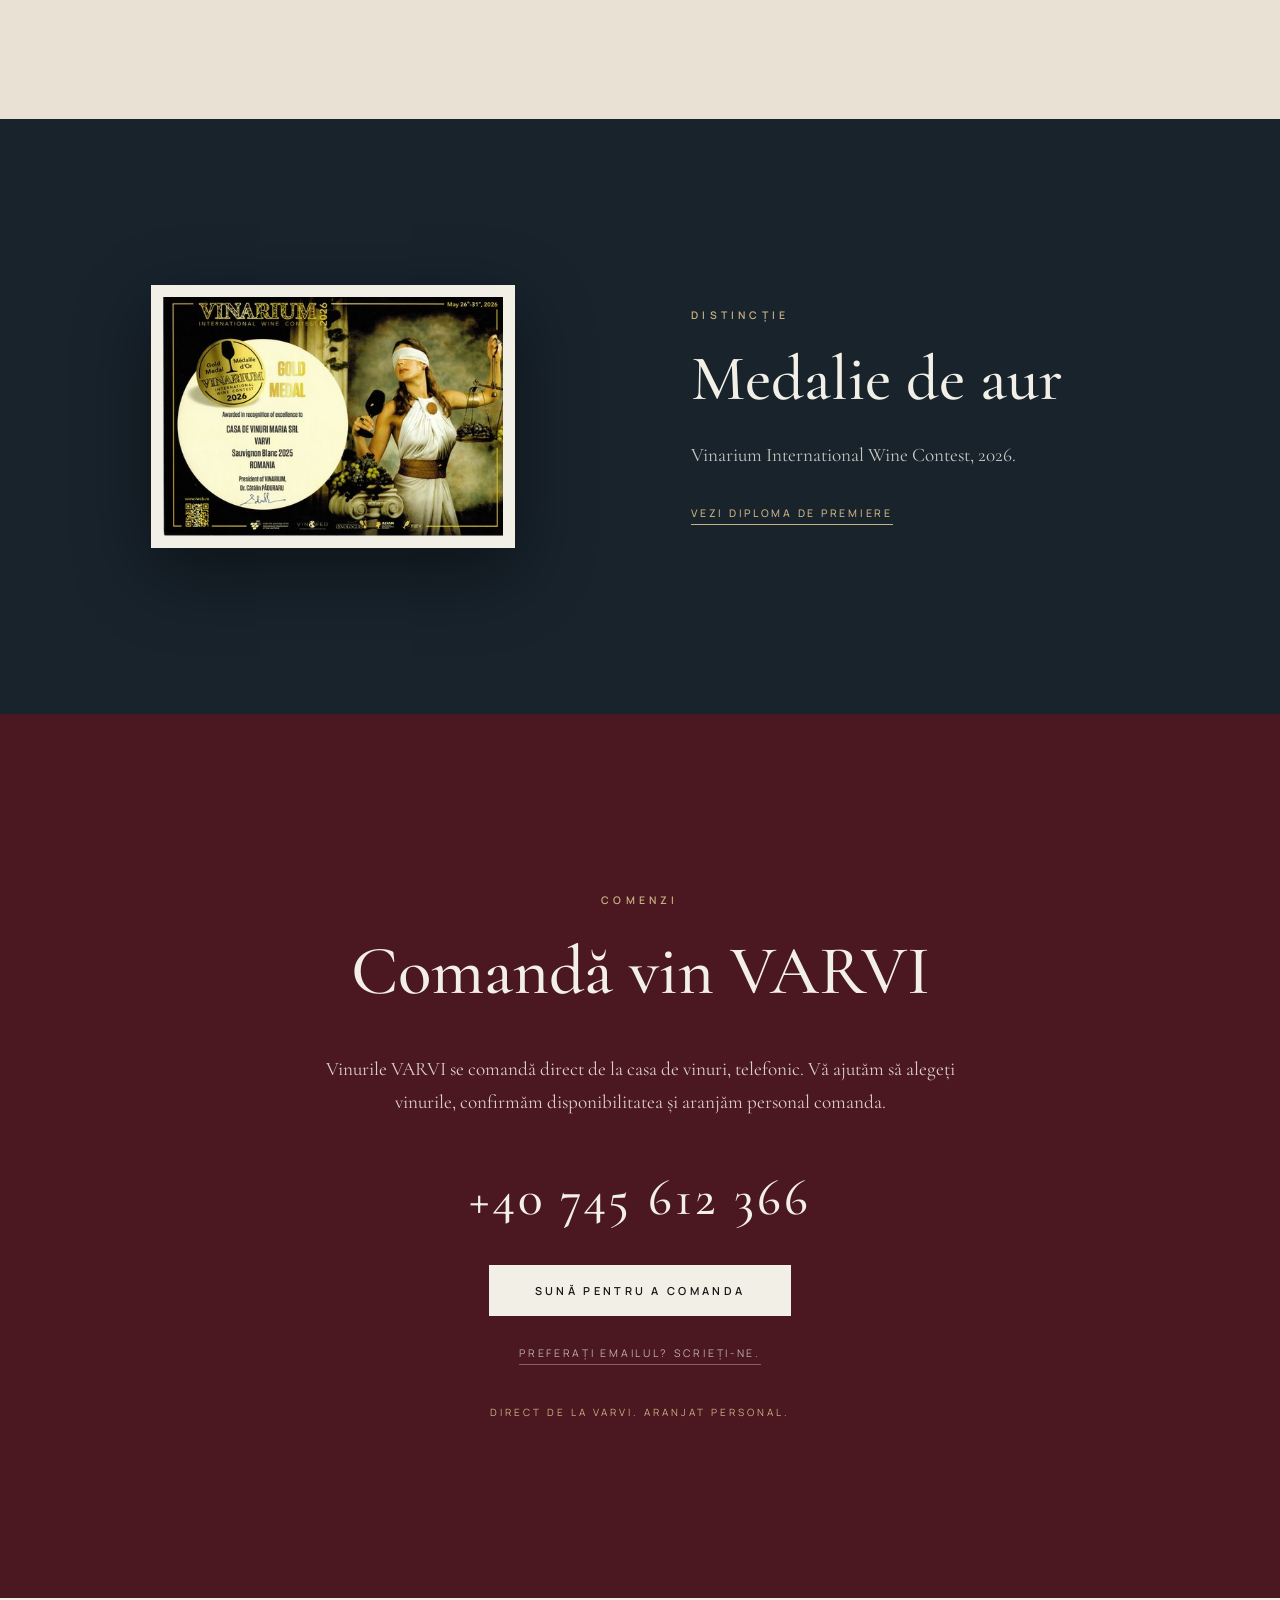
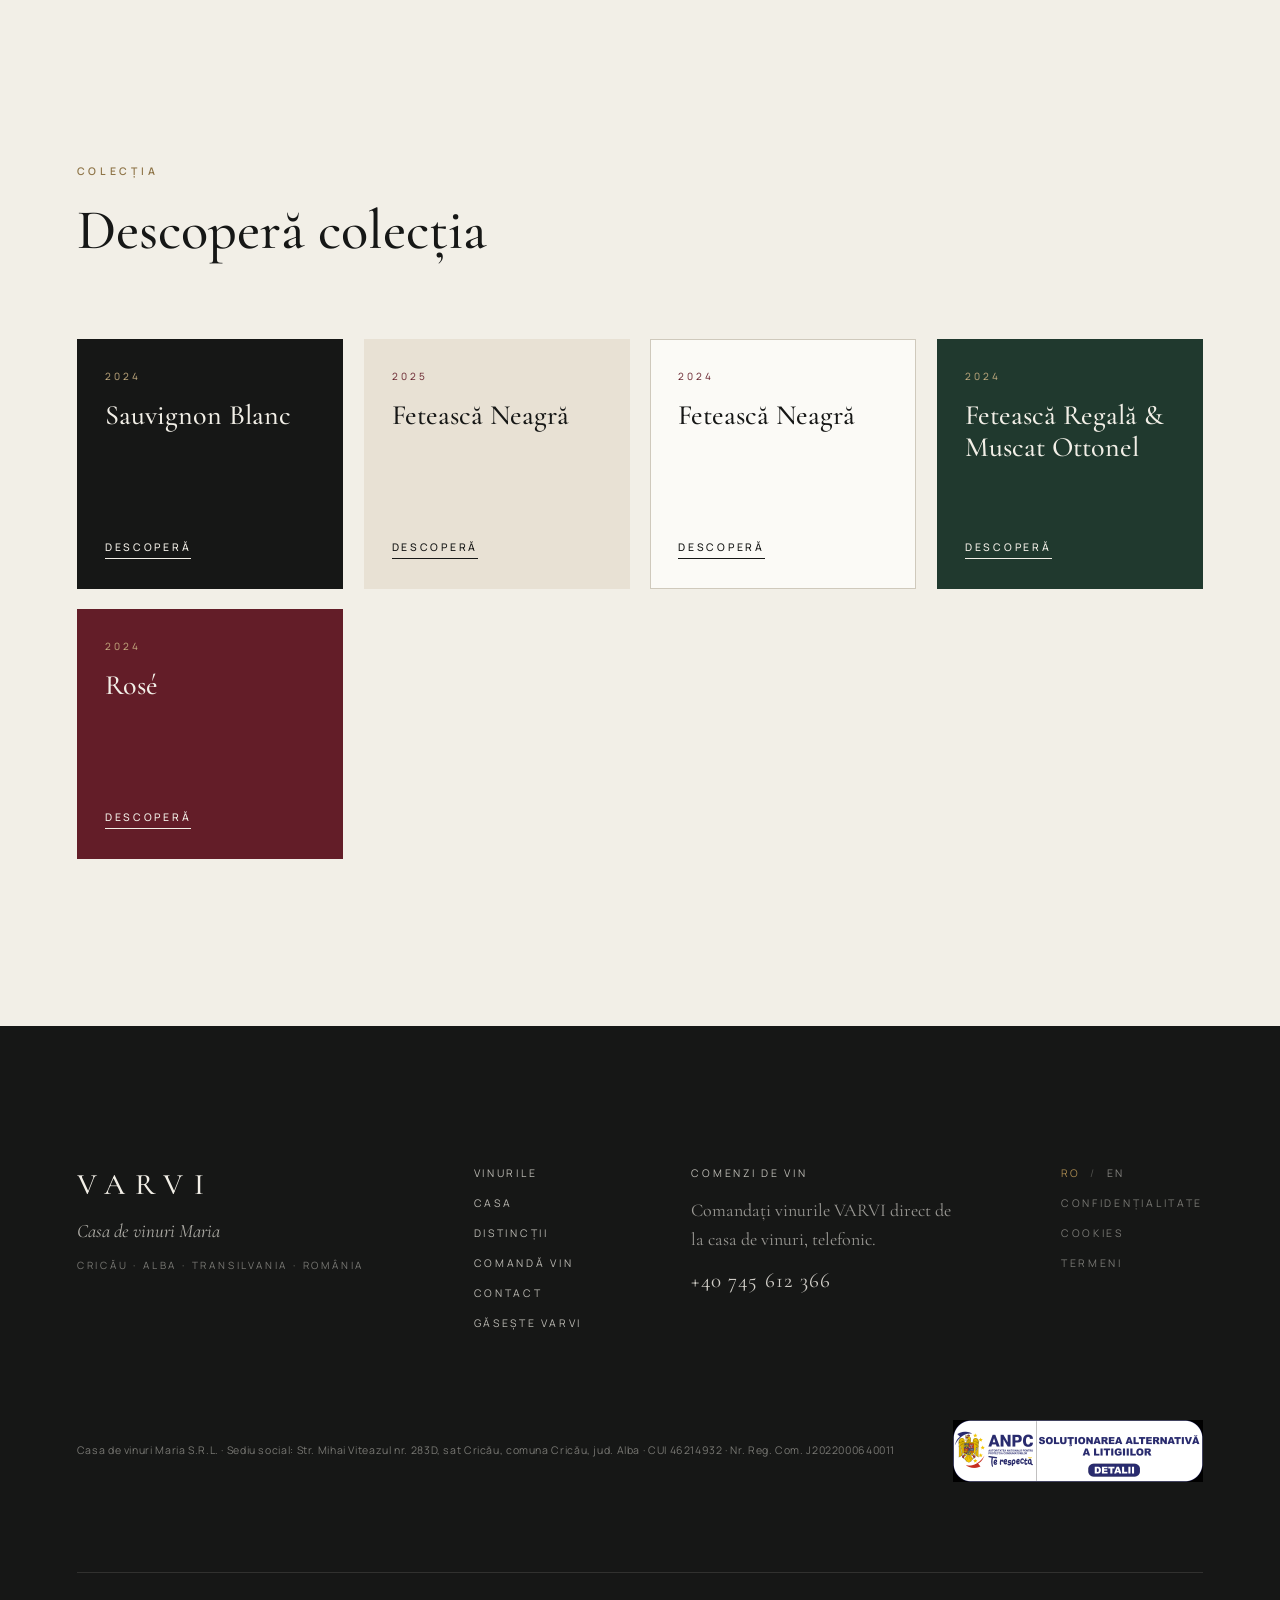
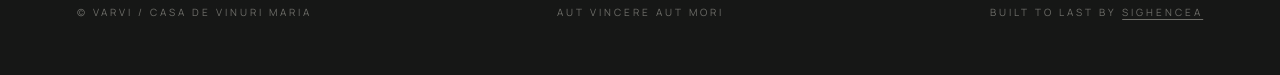
<file: sauvignon-blanc-2025.html>
<!DOCTYPE html>
<html lang="ro">
<head>
<meta charset="utf-8">
<meta name="viewport" content="width=device-width, initial-scale=1">
<title data-i18n="meta.sb25Title">VARVI | Sauvignon Blanc 2025</title>
<meta name="description" content="VARVI Sauvignon Blanc 2025: a dry white from Podgoria Târnave, gold medal at the Vinarium International Wine Contest 2026. Made by Casa de vinuri Maria in Cricău, Transylvania.">
<meta name="theme-color" content="#161716">
<meta property="og:type" content="product">
<meta property="og:title" content="VARVI | Sauvignon Blanc 2025">
<meta property="og:description" content="VARVI Sauvignon Blanc 2025: a dry white from Podgoria Târnave, gold medal at the Vinarium International Wine Contest 2026. Made by Casa de vinuri Maria in Cricău, Transylvania.">
<meta property="og:url" content="https://varvi.ro/sauvignon-blanc-2025.html">
<meta property="og:image" content="https://varvi.ro/assets/images/wines/sauvignon-blanc-2025.jpg">
<link rel="canonical" href="https://varvi.ro/sauvignon-blanc-2025.html">
<link rel="icon" type="image/png" href="assets/images/brand/favicon.png">
<link rel="stylesheet" href="assets/fonts/fonts.css">
<link rel="stylesheet" href="assets/css/styles.css">
<script>
// Runs before paint: returning of-age visitors never see the gate flash.
// Without JS the .js class is absent, so the gate stays hidden and the site
// remains readable.
(function(){try{if(localStorage.getItem('varvi_age_ok')==='1')document.documentElement.classList.add('age-ok')}catch(e){}document.documentElement.classList.add('js')})();
</script>
<script src="assets/js/i18n.js" defer></script>
<script src="assets/js/main.js" defer></script>
</head>
<body class="wp wp--sb25">

<!-- ======================= Age gate ======================= -->
<div class="age-gate" role="dialog" aria-modal="true" aria-labelledby="gate-heading">
  <div class="lang-toggle">
    <button class="lang-btn is-active" data-lang-btn="ro">RO</button>
    <span class="lang-toggle__sep" aria-hidden="true">/</span>
    <button class="lang-btn" data-lang-btn="en">EN</button>
  </div>
  <img class="age-gate__crest crest" src="assets/images/brand/crest-logo.png" alt="Blazonul heraldic VARVI" width="210" height="140">
  <div class="age-gate__brand" id="gate-heading">VARVI</div>
  <div class="age-gate__welcome eyebrow" data-i18n="gate.welcome">Bine ați venit la VARVI</div>
  <p class="age-gate__text" data-i18n="gate.text">Vă rugăm să confirmați că aveți vârsta legală pentru consumul de alcool în țara dumneavoastră.</p>
  <div class="age-gate__actions">
    <button class="btn btn--dark" data-gate-enter data-i18n="gate.enter">Intră</button>
    <button class="age-gate__leave" data-gate-leave data-i18n="gate.leave">Ieși</button>
  </div>
</div>

<!-- ======================= Header ======================= -->
<header class="site-header">
  <div class="site-header__bg"></div>
  <div class="site-header__inner">
    <a class="site-header__brand" href="index.html">
      <img class="site-header__crest" src="assets/images/brand/crest-logo.png" alt="" width="840" height="560">
      <span>VARVI</span>
    </a>
    <nav class="site-nav" aria-label="Principal">
      <a href="index.html#wines" data-i18n="nav.wines">Vinurile</a>
      <a href="index.html#house" data-i18n="nav.house">Casa</a>
      <a href="index.html#awards" data-i18n="nav.awards">Distincții</a>
      <a class="nav-order" href="tel:+40745612366" data-phone-href data-i18n="nav.order">Comandă vin</a>
      <a href="contact.html" data-i18n="nav.contact">Contact</a>
    </nav>
    <div class="lang-toggle">
      <button class="lang-btn is-active" data-lang-btn="ro">RO</button>
      <span class="lang-toggle__sep" aria-hidden="true">/</span>
      <button class="lang-btn" data-lang-btn="en">EN</button>
    </div>
    <button class="menu-toggle" aria-expanded="false" aria-controls="mobile-menu" aria-label="Deschide meniul" data-i18n-attr="aria-label:nav.menuOpen">
      <span class="menu-toggle__bar"></span>
      <span class="menu-toggle__bar"></span>
      <span class="menu-toggle__bar"></span>
    </button>
  </div>
</header>

<!-- Mobile menu overlay -->
<nav class="mobile-menu" id="mobile-menu" aria-label="Meniu mobil">
  <a href="index.html#wines" data-i18n="nav.wines">Vinurile</a>
  <a href="index.html#house" data-i18n="nav.house">Casa</a>
  <a href="index.html#awards" data-i18n="nav.awards">Distincții</a>
  <a class="nav-order" href="tel:+40745612366" data-phone-href data-i18n="nav.order">Comandă vin</a>
  <a href="contact.html" data-i18n="nav.contact">Contact</a>
  <div class="lang-toggle">
    <button class="lang-btn is-active" data-lang-btn="ro">RO</button>
    <span class="lang-toggle__sep" aria-hidden="true">/</span>
    <button class="lang-btn" data-lang-btn="en">EN</button>
  </div>
</nav>

<main>

<!-- ======================= 1 · Showcase ======================= -->
<section class="wp-hero" id="top">
  <img class="wp-hero__img" src="assets/images/wines/sauvignon-blanc-2025.jpg" alt="Sticlă de VARVI Sauvignon Blanc 2025 cu etichetă bleumarin și medalia de aur Vinarium, pe un piedestal de travertin" width="1672" height="941" fetchpriority="high">
  <div class="wp-hero__scrim"></div>
</section>

<section class="wp-intro">
  <div class="wp-intro__category eyebrow" data-i18n="cat.white">Vin alb</div>
  <h1 class="wp-intro__name">Sauvignon Blanc</h1>
  <div class="wp-intro__vintage">2025</div>
  <div class="wp-intro__meta">
    <span>Podgoria Târnave</span><span class="dot" aria-hidden="true">·</span><span>D.O.C.-C.M.D.</span><span class="dot" aria-hidden="true">·</span><span>750 ml</span>
  </div>
  <button class="wp-medal" data-cert="sauvignon-blanc-2025-aur-vinarium-2026" data-cert-name="Sauvignon Blanc 2025">
    <span class="wp-medal__seal" aria-hidden="true" data-i18n="wp.seal">Aur</span>
    <span class="wp-medal__label" data-i18n="award.vinarium2026Short">Medalie de aur · Vinarium 2026</span>
  </button>
</section>

<!-- ======================= 2 · Story (back label) ======================= -->
<section class="wp-story">
  <div class="container wp-story__grid">
    <div class="eyebrow" data-i18n="wp.story">Vinul</div>
    <div data-reveal>
      <blockquote class="wp-story__epigraph">
        <p data-i18n="sb.quote">Binecuvântată fie vița-de-vie și femeia, care produc cea mai mare bucurie și săracului și bogatului.</p>
        <footer>Maria Tereza</footer>
      </blockquote>
      <p class="wp-story__text" data-i18n="sb.story">Un vin galben cu reflexe verzui, cu arome intense și bogate, de flori albe și cârcei de viță-de-vie, de soc și iarbă proaspăt cosită, un vin cu un corp mediu și aciditate ridicată. Se mai poate simți și puțină sare sau praf de pușcă. Note minerale perfecte.</p>
    </div>
  </div>
</section>

<!-- ======================= 3 · Characteristics ======================= -->
<section class="wp-specs">
  <div class="container wp-specs__grid">
    <div data-reveal>
      <div class="eyebrow" data-i18n="wp.specs">Fișa vinului</div>
      <h2 class="wp-specs__title" data-i18n="wp.specsTitle">Caracteristici</h2>
      <div class="wp-specs__pairing">
        <div class="wp-specs__pairing-label" data-i18n="wp.pairing">Se potrivește cu</div>
        <p data-i18n="sb.food">Pește alb, brânzeturi, carne albă, legume la abur, fructe de mare, paste cu sos alb, prosciutto și salate de fructe.</p>
      </div>
    </div>
    <div data-reveal>
      <dl class="wp-specs__list">
        <div class="wp-specs__row"><dt data-i18n="wp.grape">Soi</dt><dd>Sauvignon Blanc</dd></div>
        <div class="wp-specs__row"><dt data-i18n="wp.vintage">Recolta</dt><dd>2025</dd></div>
        <div class="wp-specs__row"><dt data-i18n="wp.style">Stil</dt><dd data-i18n="wp.styleDryWhite">Vin alb sec</dd></div>
        <div class="wp-specs__row"><dt data-i18n="wp.vineyard">Podgorie</dt><dd>Târnave</dd></div>
        <div class="wp-specs__row"><dt data-i18n="wp.appellation">Denumire de origine</dt><dd>D.O.C.-C.M.D. Târnave</dd></div>
        <div class="wp-specs__row"><dt data-i18n="wp.alcohol">Alcool</dt><dd data-i18n="alc.sb25">12,81% vol.</dd></div>
        <div class="wp-specs__row"><dt data-i18n="wp.energy">Valoare energetică</dt><dd data-i18n="kcal.sb25">107,66 kcal / 150 ml</dd></div>
        <div class="wp-specs__row"><dt data-i18n="wp.sugar">Zahăr</dt><dd data-i18n="sugar.sb25">1,68 g/L</dd></div>
        <div class="wp-specs__row"><dt data-i18n="wp.serving">Temperatura de servire</dt><dd>8-10 °C</dd></div>
        <div class="wp-specs__row"><dt data-i18n="wp.volume">Volum</dt><dd>750 ml</dd></div>
      </dl>
      <div class="wp-specs__note" data-i18n="wp.sulphites">Conține sulfiți.</div>
    </div>
  </div>
</section>

<!-- ======================= 4 · Distinction ======================= -->
<section class="wp-award">
  <div class="container wp-award__grid">
    <button class="wp-award__thumb" data-cert="sauvignon-blanc-2025-aur-vinarium-2026" data-cert-name="Sauvignon Blanc 2025" aria-label="Vezi diploma de premiere" data-i18n-attr="aria-label:wine.viewCert">
      <img src="assets/certificates/sauvignon-blanc-2025-aur-vinarium-2026-thumb.jpg" alt="" width="480" height="337" loading="lazy">
    </button>
    <div data-reveal>
      <div class="eyebrow eyebrow--gold-light" data-i18n="wp.award">Distincție</div>
      <h2 class="wp-award__tier" data-i18n="wp.goldMedal">Medalie de aur</h2>
      <p class="wp-award__contest">Vinarium International Wine Contest, 2026.</p>
      <button class="text-link wp-award__cert" data-cert="sauvignon-blanc-2025-aur-vinarium-2026" data-cert-name="Sauvignon Blanc 2025" data-i18n="wine.viewCert">Vezi diploma de premiere</button>
    </div>
  </div>
</section>

<!-- ======================= 5 · Order ======================= -->
<section class="order" id="order">
  <div class="order__inner" data-reveal>
    <div class="eyebrow eyebrow--gold-light" data-i18n="order.eyebrow">Comenzi</div>
    <h2 class="order__title" data-i18n="order.title">Comandă vin VARVI</h2>
    <p class="order__copy" data-i18n="order.copy">Vinurile VARVI se comandă direct de la casa de vinuri, telefonic. Vă ajutăm să alegeți vinurile, confirmăm disponibilitatea și aranjăm personal comanda.</p>
    <a class="order__phone" href="tel:+40745612366" data-phone-number>+40 745 612 366</a>
    <div class="order__actions">
      <a class="btn btn--ivory" href="tel:+40745612366" data-phone-href data-i18n="order.cta">Sună pentru a comanda</a>
    </div>
    <a class="order__email" href="contact.html" data-i18n="order.emailLink">Preferați emailul? Scrieți-ne.</a>
    <div class="order__motto" data-i18n="order.motto">Direct de la VARVI. Aranjat personal.</div>
  </div>
</section>

<!-- ======================= 6 · The rest of the collection ======================= -->
<section class="wp-more">
  <div class="container">
    <div class="eyebrow" data-i18n="wp.more">Colecția</div>
    <h2 class="wp-more__title" data-i18n="wp.moreTitle">Descoperă colecția</h2>
    <div class="wp-more__grid">
      <a class="wp-card wp--sb24" href="sauvignon-blanc-2024.html">
        <span class="wp-card__vintage">2024</span>
        <span class="wp-card__name">Sauvignon Blanc</span>
        <span class="text-link wp-card__link" data-i18n="wp.discover">Descoperă</span>
      </a>
      <a class="wp-card wp--fn25" href="feteasca-neagra-2025.html">
        <span class="wp-card__vintage">2025</span>
        <span class="wp-card__name">Fetească Neagră</span>
        <span class="text-link wp-card__link" data-i18n="wp.discover">Descoperă</span>
      </a>
      <a class="wp-card wp--fn24" href="feteasca-neagra-2024.html">
        <span class="wp-card__vintage">2024</span>
        <span class="wp-card__name">Fetească Neagră</span>
        <span class="text-link wp-card__link" data-i18n="wp.discover">Descoperă</span>
      </a>
      <a class="wp-card wp--frm" href="feteasca-regala-muscat-ottonel-2024.html">
        <span class="wp-card__vintage">2024</span>
        <span class="wp-card__name">Fetească Regală &amp; Muscat Ottonel</span>
        <span class="text-link wp-card__link" data-i18n="wp.discover">Descoperă</span>
      </a>
      <a class="wp-card wp--rose" href="rose-2024.html">
        <span class="wp-card__vintage">2024</span>
        <span class="wp-card__name">Rosé</span>
        <span class="text-link wp-card__link" data-i18n="wp.discover">Descoperă</span>
      </a>
    </div>
  </div>
</section>

</main>

<!-- ======================= Footer ======================= -->
<footer class="site-footer">
  <div class="container site-footer__inner">
    <div class="site-footer__cols">
      <div>
        <div class="site-footer__brand-name">VARVI</div>
        <div class="site-footer__producer">Casa de vinuri Maria</div>
        <div class="site-footer__address" data-i18n="footer.address">Cricău · Alba · Transilvania · România</div>
      </div>
      <nav class="site-footer__nav" aria-label="Subsol">
        <a href="index.html#wines" data-i18n="nav.wines">Vinurile</a>
        <a href="index.html#house" data-i18n="nav.house">Casa</a>
        <a href="index.html#awards" data-i18n="nav.awards">Distincții</a>
        <a href="tel:+40745612366" data-phone-href data-i18n="nav.order">Comandă vin</a>
        <a href="contact.html" data-i18n="nav.contact">Contact</a>
        <a href="stockists.html" data-i18n="contact.link2">Găsește VARVI</a>
      </nav>
      <div class="site-footer__orders">
        <div class="site-footer__orders-title" data-i18n="footer.orderTitle">Comenzi de vin</div>
        <p class="site-footer__orders-copy" data-i18n="footer.orderCopy">Comandați vinurile VARVI direct de la casa de vinuri, telefonic.</p>
        <a class="site-footer__phone" href="tel:+40745612366" data-phone-number>+40 745 612 366</a>
      </div>
      <div class="site-footer__legal">
        <div class="lang-toggle">
          <button class="lang-btn is-active" data-lang-btn="ro">RO</button>
          <span class="lang-toggle__sep" aria-hidden="true">/</span>
          <button class="lang-btn" data-lang-btn="en">EN</button>
        </div>
        <a href="privacy.html" data-i18n="legal.privacy">Confidențialitate</a>
        <a href="cookies.html" data-i18n="legal.cookies">Cookies</a>
        <a href="terms.html" data-i18n="legal.terms">Termeni</a>
      </div>
    </div>
    <div class="site-footer__compliance">
      <p class="site-footer__company" data-i18n="footer.company">Casa de vinuri Maria S.R.L. · Sediu social: Str. Mihai Viteazul nr. 283D, sat Cricău, comuna Cricău, jud. Alba · CUI 46214932 · Nr. Reg. Com. J2022000640011</p>
      <a class="site-footer__sal" href="https://reclamatiisal.anpc.ro" target="_blank" rel="noopener"><img src="assets/images/anpc-sal.png" width="250" height="62" alt="ANPC: Soluționarea alternativă a litigiilor" loading="lazy"></a>
    </div>
    <div class="site-footer__bottom">
      <span>© VARVI / Casa de vinuri Maria</span>
      <span class="center">Aut vincere aut mori</span>
      <span class="right">Built to last by <a href="https://www.sighencea.com" target="_blank" rel="noopener">Sighencea</a></span>
    </div>
  </div>
</footer>

<!-- ======================= Back to top ======================= -->
<a class="back-top" href="#top" aria-label="Înapoi sus" data-i18n-attr="aria-label:nav.backTop"><span aria-hidden="true">↑</span></a>

<!-- ======================= Background music ======================= -->
<audio id="bg-music" src="assets/audio/ambience.mp3" loop preload="metadata"></audio>
<div class="sound-control">
  <button class="sound-toggle" data-sound-toggle aria-pressed="true">
    <span class="sound-toggle__icon" aria-hidden="true"></span>
    <span data-i18n="audio.label">Muzică</span>
  </button>
  <input class="sound-volume" data-sound-volume type="range" min="0" max="100" step="1" value="36" aria-label="Volum" data-i18n-attr="aria-label:audio.volume">
</div>

<!-- ======================= Certificate lightbox ======================= -->
<div class="modal lightbox" id="cert-lightbox" role="dialog" aria-modal="true" aria-label="Diploma de premiere" data-i18n-attr="aria-label:wine.viewCert">
  <div class="lightbox__frame" data-modal-card>
    <!-- src/alt set per wine from the button's data-cert slug (assets/certificates/<slug>.jpg) -->
    <img class="lightbox__img" alt="">
  </div>
  <div class="lightbox__bar" data-modal-card>
    <div class="lightbox__name"></div>
    <a class="lightbox__download" download data-i18n="cert.download">Descarcă PDF</a>
    <button class="lightbox__close" data-modal-close data-i18n="cert.close">Închide</button>
  </div>
</div>

</body>
</html>
</file>
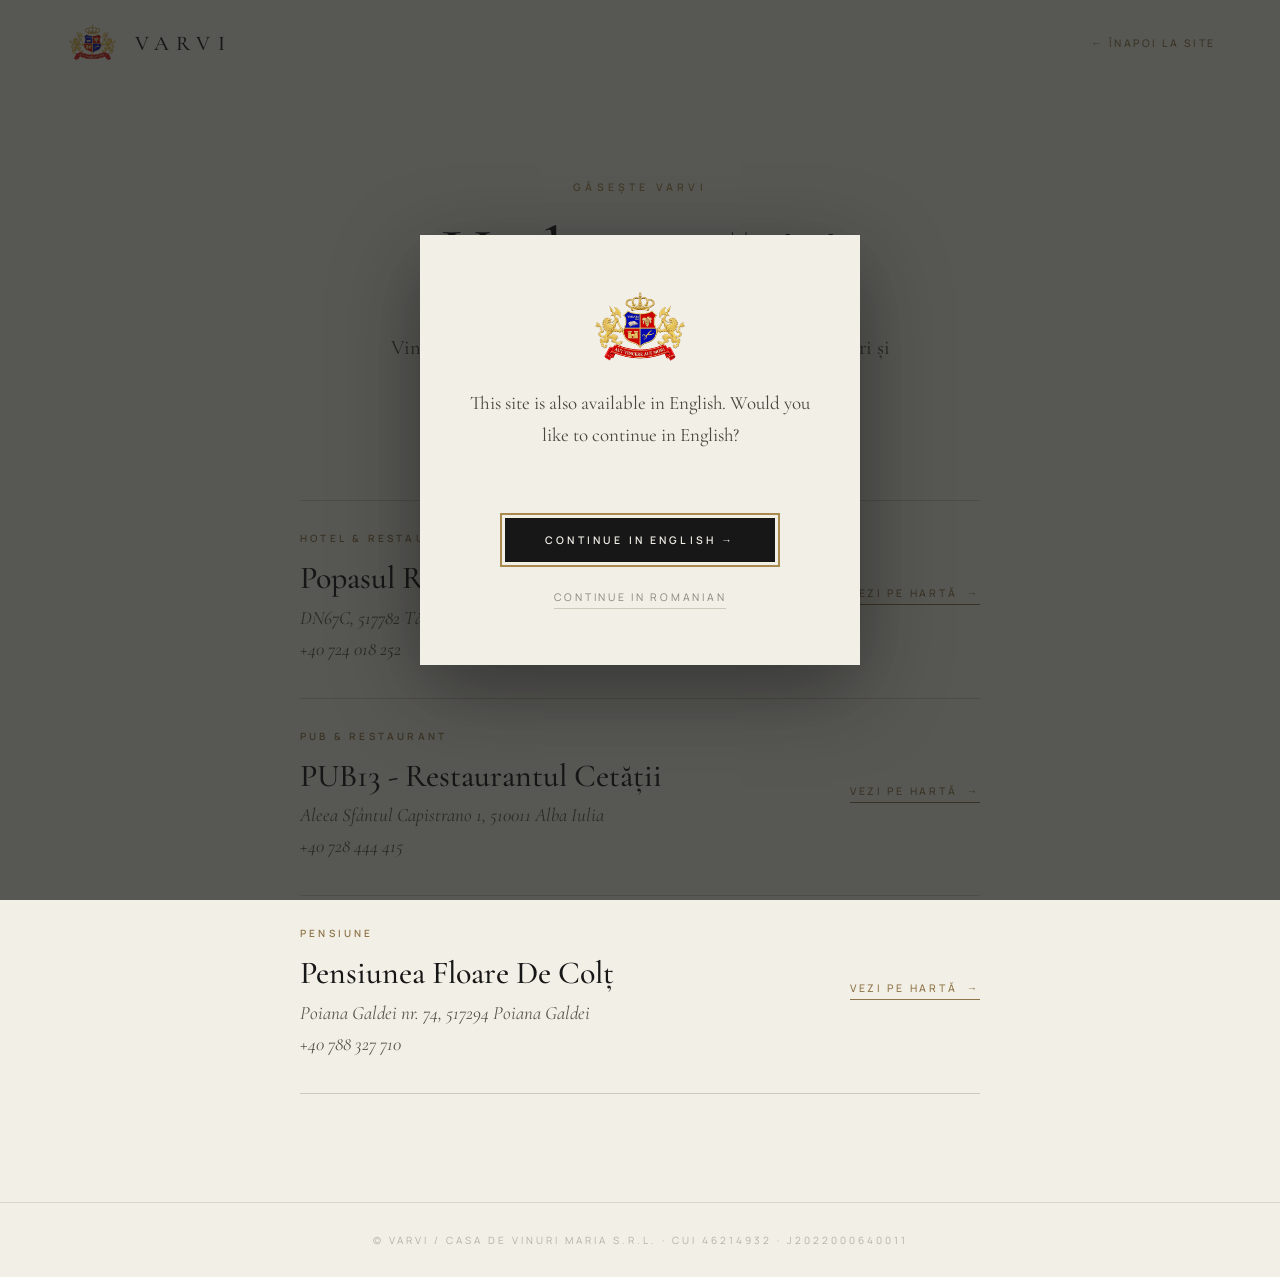
<file: stockists.html>
<!DOCTYPE html>
<html lang="ro">
<head>
<meta charset="utf-8">
<meta name="viewport" content="width=device-width, initial-scale=1">
<title data-i18n="meta.stockistsTitle">VARVI | Găsește VARVI</title>
<meta name="description" content="Where to find VARVI wines: partner hotels, restaurants and stockists, alongside direct orders from the wine house in Cricău, Alba.">
<meta name="theme-color" content="#F2EFE7">
<meta property="og:type" content="website">
<meta property="og:title" content="VARVI | Find VARVI">
<meta property="og:description" content="Where to find VARVI wines: partner hotels, restaurants and stockists, alongside direct orders from the wine house in Cricău, Alba.">
<meta property="og:url" content="https://varvi.ro/stockists.html">
<meta property="og:image" content="https://varvi.ro/assets/images/campaign/hero.jpg">
<link rel="canonical" href="https://varvi.ro/stockists.html">
<link rel="icon" type="image/png" href="assets/images/brand/favicon.png">
<link rel="stylesheet" href="assets/fonts/fonts.css">
<link rel="stylesheet" href="assets/css/styles.css">
<script>(function(){document.documentElement.classList.add('js','age-ok')})();</script>
<script src="assets/js/i18n.js" defer></script>
<script src="assets/js/main.js" defer></script>
</head>
<body>

<header class="cpage-header">
  <div class="cpage-header__inner">
    <a class="cpage-header__brand" href="index.html">
      <img class="site-header__crest" src="assets/images/brand/crest-logo.png" alt="" width="840" height="560">
      <span>VARVI</span>
    </a>
    <a class="cpage-header__back" href="index.html">← <span data-i18n="cpage.back">Înapoi la site</span></a>
  </div>
</header>

<main class="spage-main">
  <div class="spage-main__intro">
    <div class="eyebrow eyebrow--gold" data-i18n="spage.eyebrow">Găsește VARVI</div>
    <h1 class="spage-main__title" data-i18n="spage.title">Unde ne găsiți</h1>
    <p class="spage-main__copy" data-i18n="spage.intro">Vinurile VARVI pot fi comandate direct de la casa de vinuri și pot fi găsite la partenerii de mai jos.</p>
  </div>

  <div class="stockist-list">
    <!-- One block per stockist; only verified details are shown. -->
    <article class="stockist">
      <div class="stockist__info">
        <div class="stockist__category" data-i18n="spage.catHotel">Hotel &amp; Restaurant</div>
        <h2 class="stockist__name">Popasul Regelui</h2>
        <div class="stockist__place">DN67C, 517782 Tău Bistra</div>
        <a class="stockist__place" href="tel:+40724018252">+40 724 018 252</a>
      </div>
      <a class="text-link stockist__map" href="https://www.google.com/maps/place/Hotel+Restaurant+Popasul+Regelui/@45.6787716,23.5903484,234m/data=!3m1!1e3!4m9!3m8!1s0x474c316eff637663:0x220ec6677ef5d0bd!5m2!4m1!1i2!8m2!3d45.678749!4d23.5911922!16s%2Fg%2F11b6v7j4pt?entry=ttu&amp;g_ep=EgoyMDI2MDgxNi4wIKXMDSoASAFQAw%3D%3D" target="_blank" rel="noopener"><span data-i18n="spage.mapLink">Vezi pe hartă</span>&nbsp;&nbsp;→</a>
    </article>
    <article class="stockist">
      <div class="stockist__info">
        <div class="stockist__category" data-i18n="spage.catPub">Pub &amp; Restaurant</div>
        <h2 class="stockist__name">PUB13 - Restaurantul Cetății</h2>
        <div class="stockist__place">Aleea Sfântul Capistrano 1, 510011 Alba Iulia</div>
        <a class="stockist__place" href="tel:+40728444415">+40 728 444 415</a>
      </div>
      <a class="text-link stockist__map" href="https://www.google.com/maps/place/PUB13+-+Restaurantul+Cet%C4%83%C8%9Bii/@46.0679594,23.5749094,361m/data=!3m1!1e3!4m14!1m7!3m6!1s0x474ea7e0fb059d45:0x3b8dda34133b4d18!2sPUB13+-+Restaurantul+Cet%C4%83%C8%9Bii!8m2!3d46.0679288!4d23.5756721!16s%2Fg%2F1td8xxjb!3m5!1s0x474ea7e0fb059d45:0x3b8dda34133b4d18!8m2!3d46.0679288!4d23.5756721!16s%2Fg%2F1td8xxjb?entry=ttu&amp;g_ep=EgoyMDI2MDkyNy4xIKXMDSoASAFQAw%3D%3D" target="_blank" rel="noopener"><span data-i18n="spage.mapLink">Vezi pe hartă</span>&nbsp;&nbsp;→</a>
    </article>
    <article class="stockist">
      <div class="stockist__info">
        <div class="stockist__category" data-i18n="spage.catPension">Pensiune</div>
        <h2 class="stockist__name">Pensiunea Floare De Colț</h2>
        <div class="stockist__place">Poiana Galdei nr. 74, 517294 Poiana Galdei</div>
        <a class="stockist__place" href="tel:+40788327710">+40 788 327 710</a>
      </div>
      <a class="text-link stockist__map" href="https://www.google.com/maps/place/Pensiunea+Floare+De+Col%C8%9B/@46.2382424,23.5111594,4190m/data=!3m1!1e3!4m13!1m2!2m1!1sPensiunea+floare+de+colt+din+%E2%80%9Eintre+galde+%E2%80%9E!3m9!1s0x474952ac8e9468d5:0x656a03b84bbbd79!5m2!4m1!1i2!8m2!3d46.2462984!4d23.519528!15sCi9QZW5zaXVuZWEgZmxvYXJlIGRlIGNvbHQgZGluIOKAnmludHJlIGdhbGRlIOKAnpIBC2d1ZXN0X2hvdXNl4AEA!16s%2Fg%2F11cp5h_6bq?entry=ttu&amp;g_ep=EgoyMDI2MDkyNy4xIKXMDSoASAFQAw%3D%3D" target="_blank" rel="noopener"><span data-i18n="spage.mapLink">Vezi pe hartă</span>&nbsp;&nbsp;→</a>
    </article>
  </div>

</main>

<footer class="cpage-footer">© VARVI / Casa de vinuri Maria S.R.L. · CUI 46214932 · J2022000640011</footer>

</body>
</html>
</file>
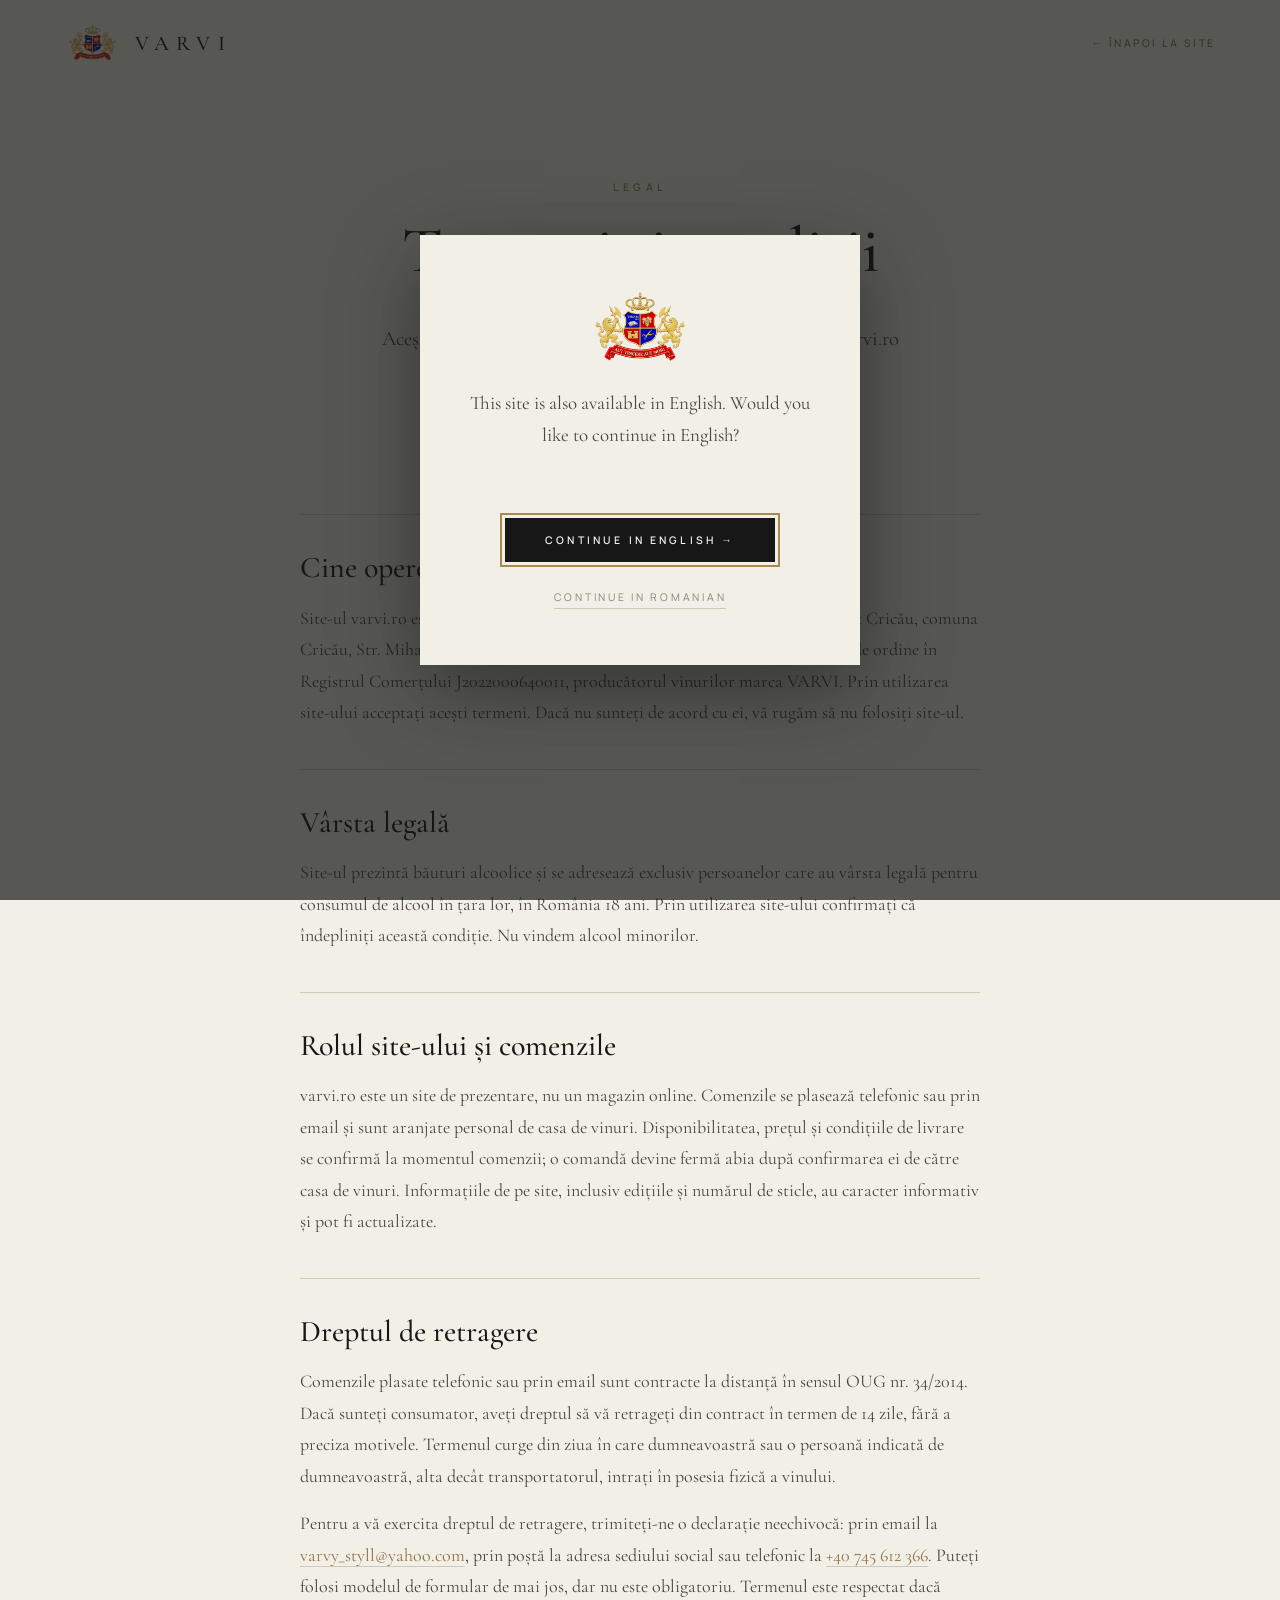
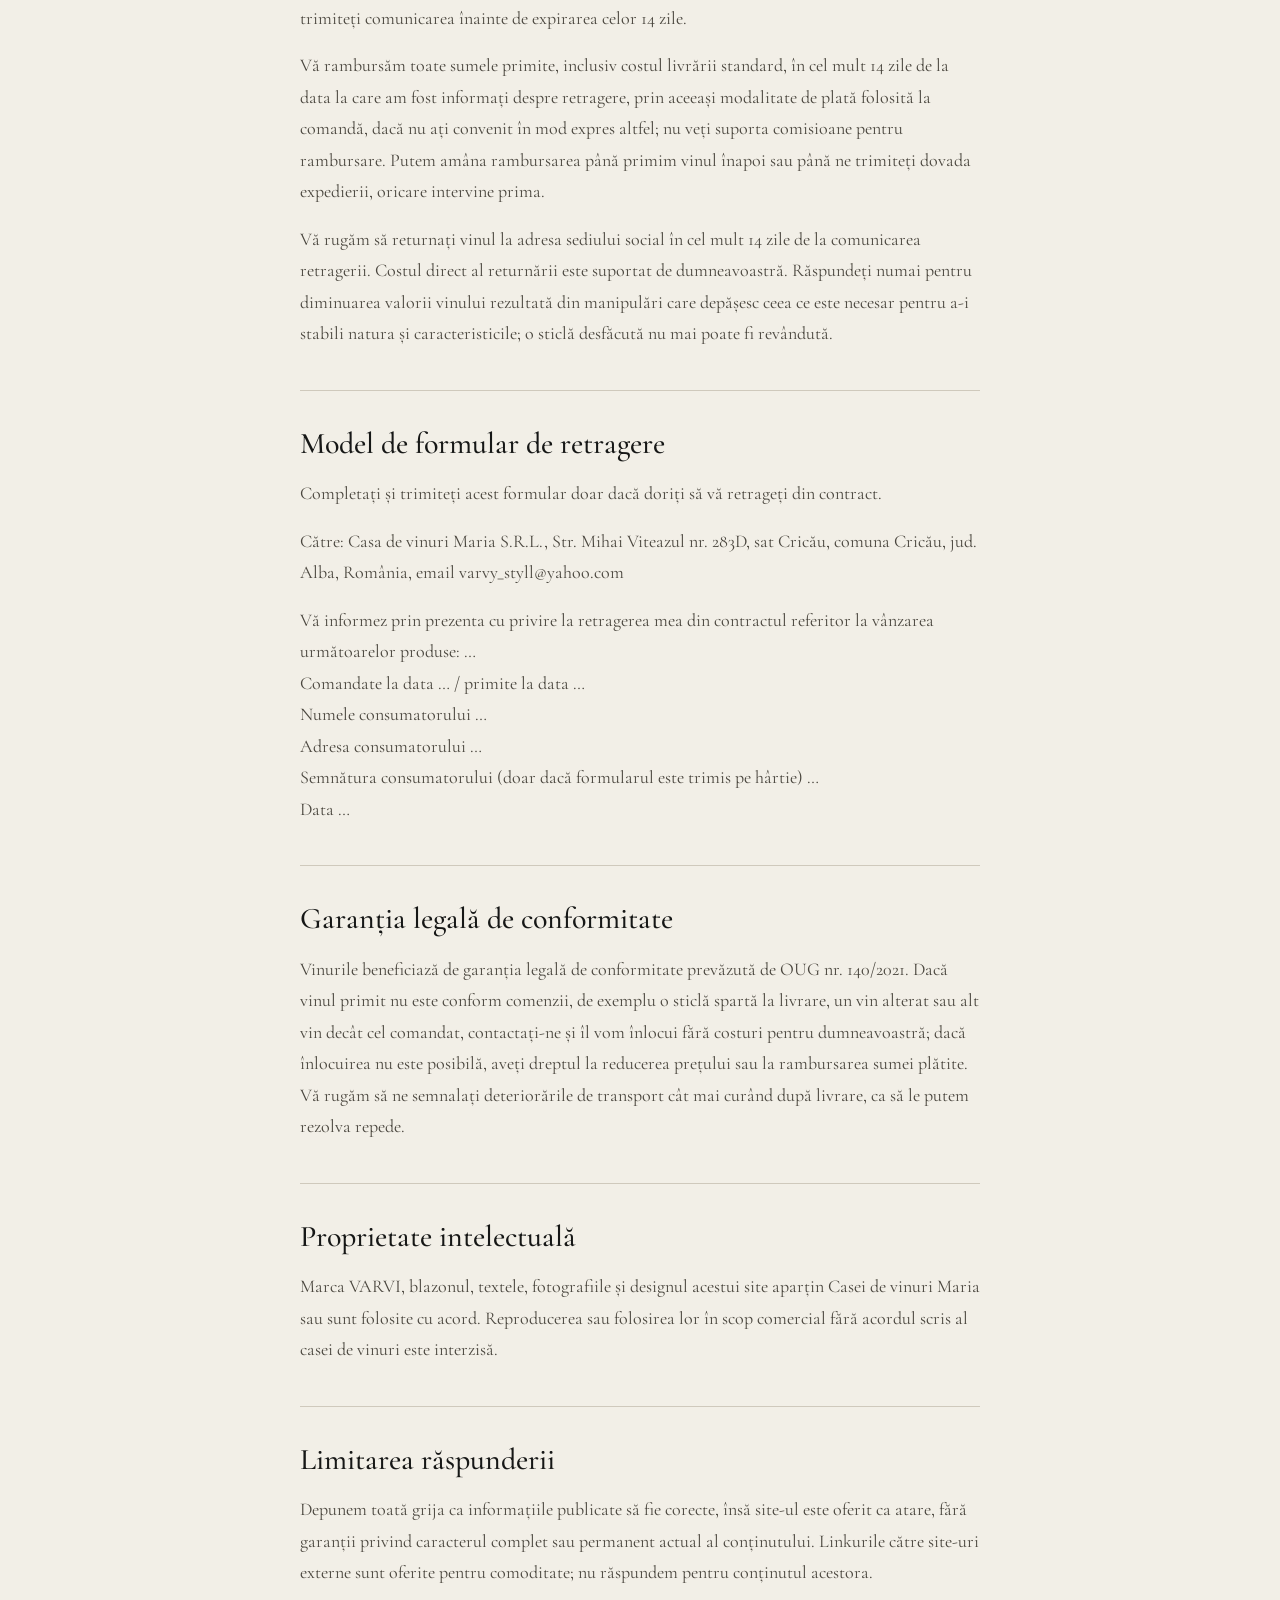
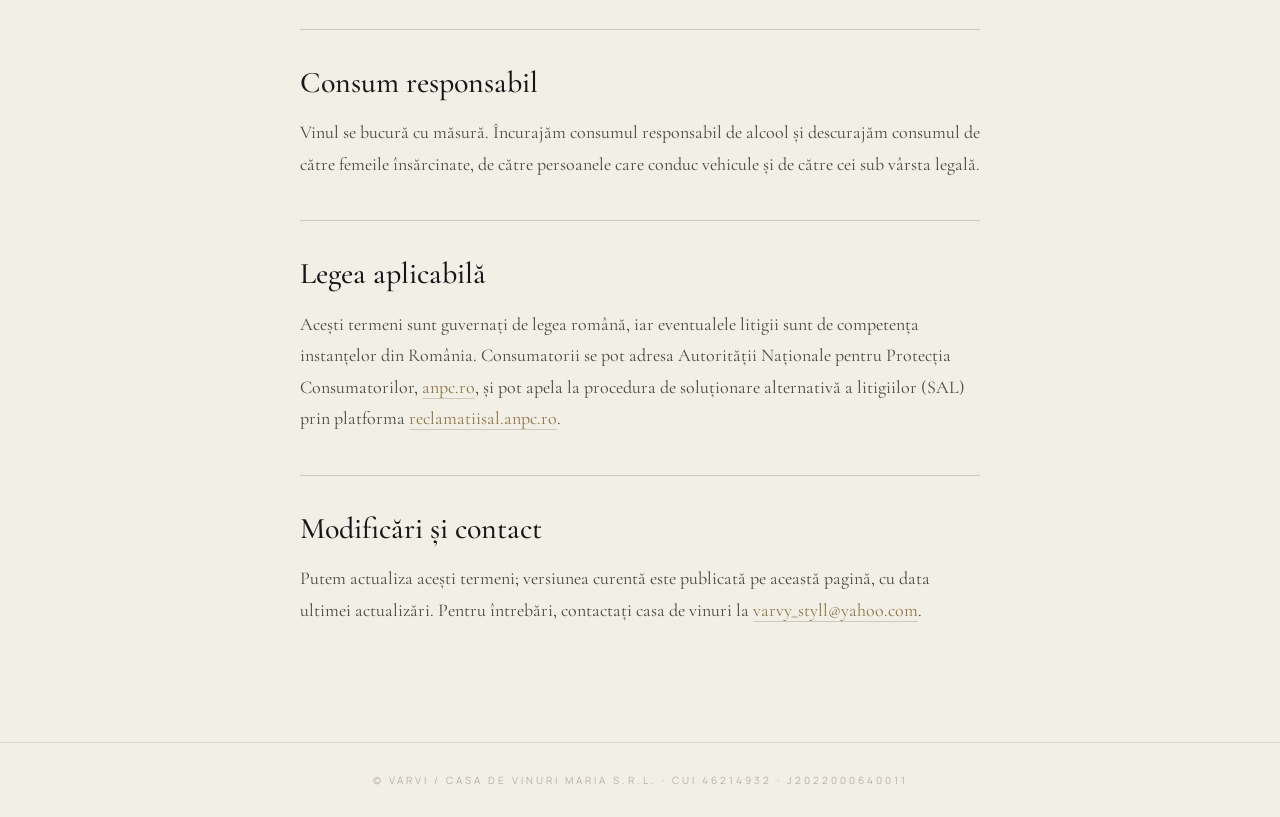
<file: terms.html>
<!DOCTYPE html>
<html lang="ro">
<head>
<meta charset="utf-8">
<meta name="viewport" content="width=device-width, initial-scale=1">
<title data-i18n="meta.termsTitle">VARVI | Termeni și condiții</title>
<meta name="description" content="Terms and conditions for using varvi.ro, the presentation website of VARVI wines by Casa de vinuri Maria, Cricău, Alba.">
<meta name="theme-color" content="#F2EFE7">
<meta property="og:type" content="website">
<meta property="og:title" content="VARVI | Terms and Conditions">
<meta property="og:description" content="Terms and conditions for using varvi.ro, the presentation website of VARVI wines by Casa de vinuri Maria, Cricău, Alba.">
<meta property="og:url" content="https://varvi.ro/terms.html">
<meta property="og:image" content="https://varvi.ro/assets/images/campaign/hero.jpg">
<link rel="canonical" href="https://varvi.ro/terms.html">
<link rel="icon" type="image/png" href="assets/images/brand/favicon.png">
<link rel="stylesheet" href="assets/fonts/fonts.css">
<link rel="stylesheet" href="assets/css/styles.css">
<script>(function(){document.documentElement.classList.add('js','age-ok')})();</script>
<script src="assets/js/i18n.js" defer></script>
<script src="assets/js/main.js" defer></script>
</head>
<body>

<header class="cpage-header">
  <div class="cpage-header__inner">
    <a class="cpage-header__brand" href="index.html">
      <img class="site-header__crest" src="assets/images/brand/crest-logo.png" alt="" width="840" height="560">
      <span>VARVI</span>
    </a>
    <a class="cpage-header__back" href="index.html">← <span data-i18n="cpage.back">Înapoi la site</span></a>
  </div>
</header>

<main class="lpage-main">
  <div class="lpage-main__intro">
    <div class="eyebrow eyebrow--gold" data-i18n="legal.eyebrow">Legal</div>
    <h1 class="lpage-main__title" data-i18n="terms.title">Termeni și condiții</h1>
    <p class="lpage-main__copy" data-i18n="terms.intro">Acești termeni stabilesc condițiile de utilizare a site-ului varvi.ro și condițiile comenzilor de vin plasate la distanță.</p>
    <div class="lpage-main__updated mono-note" data-i18n="legal.updated">Ultima actualizare: 5 octombrie 2026</div>
  </div>

  <div class="lpage-body">

    <section class="lpage-section">
      <h2 data-i18n="terms.s1h">Cine operează site-ul</h2>
      <div data-i18n="terms.s1b"><p>Site-ul varvi.ro este operat de Casa de vinuri Maria S.R.L., cu sediul social în sat Cricău, comuna Cricău, Str. Mihai Viteazul nr. 283D, județul Alba, România, CUI 46214932, nr. de ordine în Registrul Comerțului J2022000640011, producătorul vinurilor marca VARVI. Prin utilizarea site-ului acceptați acești termeni. Dacă nu sunteți de acord cu ei, vă rugăm să nu folosiți site-ul.</p></div>
    </section>

    <section class="lpage-section">
      <h2 data-i18n="terms.s2h">Vârsta legală</h2>
      <div data-i18n="terms.s2b"><p>Site-ul prezintă băuturi alcoolice și se adresează exclusiv persoanelor care au vârsta legală pentru consumul de alcool în țara lor, în România 18 ani. Prin utilizarea site-ului confirmați că îndepliniți această condiție. Nu vindem alcool minorilor.</p></div>
    </section>

    <section class="lpage-section">
      <h2 data-i18n="terms.s3h">Rolul site-ului și comenzile</h2>
      <div data-i18n="terms.s3b"><p>varvi.ro este un site de prezentare, nu un magazin online. Comenzile se plasează telefonic sau prin email și sunt aranjate personal de casa de vinuri. Disponibilitatea, prețul și condițiile de livrare se confirmă la momentul comenzii; o comandă devine fermă abia după confirmarea ei de către casa de vinuri. Informațiile de pe site, inclusiv edițiile și numărul de sticle, au caracter informativ și pot fi actualizate.</p></div>
    </section>

    <section class="lpage-section">
      <h2 data-i18n="terms.withdrawH">Dreptul de retragere</h2>
      <div data-i18n="terms.withdrawB"><p>Comenzile plasate telefonic sau prin email sunt contracte la distanță în sensul OUG nr. 34/2014. Dacă sunteți consumator, aveți dreptul să vă retrageți din contract în termen de 14 zile, fără a preciza motivele. Termenul curge din ziua în care dumneavoastră sau o persoană indicată de dumneavoastră, alta decât transportatorul, intrați în posesia fizică a vinului.</p><p>Pentru a vă exercita dreptul de retragere, trimiteți-ne o declarație neechivocă: prin email la <a href="mailto:varvy_styll@yahoo.com">varvy_styll@yahoo.com</a>, prin poștă la adresa sediului social sau telefonic la <a href="tel:+40745612366">+40 745 612 366</a>. Puteți folosi modelul de formular de mai jos, dar nu este obligatoriu. Termenul este respectat dacă trimiteți comunicarea înainte de expirarea celor 14 zile.</p><p>Vă rambursăm toate sumele primite, inclusiv costul livrării standard, în cel mult 14 zile de la data la care am fost informați despre retragere, prin aceeași modalitate de plată folosită la comandă, dacă nu ați convenit în mod expres altfel; nu veți suporta comisioane pentru rambursare. Putem amâna rambursarea până primim vinul înapoi sau până ne trimiteți dovada expedierii, oricare intervine prima.</p><p>Vă rugăm să returnați vinul la adresa sediului social în cel mult 14 zile de la comunicarea retragerii. Costul direct al returnării este suportat de dumneavoastră. Răspundeți numai pentru diminuarea valorii vinului rezultată din manipulări care depășesc ceea ce este necesar pentru a-i stabili natura și caracteristicile; o sticlă desfăcută nu mai poate fi revândută.</p></div>
    </section>

    <section class="lpage-section">
      <h2 data-i18n="terms.formH">Model de formular de retragere</h2>
      <div data-i18n="terms.formB"><p>Completați și trimiteți acest formular doar dacă doriți să vă retrageți din contract.</p><p>Către: Casa de vinuri Maria S.R.L., Str. Mihai Viteazul nr. 283D, sat Cricău, comuna Cricău, jud. Alba, România, email varvy_styll@yahoo.com</p><p>Vă informez prin prezenta cu privire la retragerea mea din contractul referitor la vânzarea următoarelor produse: …<br>Comandate la data … / primite la data …<br>Numele consumatorului …<br>Adresa consumatorului …<br>Semnătura consumatorului (doar dacă formularul este trimis pe hârtie) …<br>Data …</p></div>
    </section>

    <section class="lpage-section">
      <h2 data-i18n="terms.warrantyH">Garanția legală de conformitate</h2>
      <div data-i18n="terms.warrantyB"><p>Vinurile beneficiază de garanția legală de conformitate prevăzută de OUG nr. 140/2021. Dacă vinul primit nu este conform comenzii, de exemplu o sticlă spartă la livrare, un vin alterat sau alt vin decât cel comandat, contactați-ne și îl vom înlocui fără costuri pentru dumneavoastră; dacă înlocuirea nu este posibilă, aveți dreptul la reducerea prețului sau la rambursarea sumei plătite. Vă rugăm să ne semnalați deteriorările de transport cât mai curând după livrare, ca să le putem rezolva repede.</p></div>
    </section>

    <section class="lpage-section">
      <h2 data-i18n="terms.s4h">Proprietate intelectuală</h2>
      <div data-i18n="terms.s4b"><p>Marca VARVI, blazonul, textele, fotografiile și designul acestui site aparțin Casei de vinuri Maria sau sunt folosite cu acord. Reproducerea sau folosirea lor în scop comercial fără acordul scris al casei de vinuri este interzisă.</p></div>
    </section>

    <section class="lpage-section">
      <h2 data-i18n="terms.s5h">Limitarea răspunderii</h2>
      <div data-i18n="terms.s5b"><p>Depunem toată grija ca informațiile publicate să fie corecte, însă site-ul este oferit ca atare, fără garanții privind caracterul complet sau permanent actual al conținutului. Linkurile către site-uri externe sunt oferite pentru comoditate; nu răspundem pentru conținutul acestora.</p></div>
    </section>

    <section class="lpage-section">
      <h2 data-i18n="terms.s6h">Consum responsabil</h2>
      <div data-i18n="terms.s6b"><p>Vinul se bucură cu măsură. Încurajăm consumul responsabil de alcool și descurajăm consumul de către femeile însărcinate, de către persoanele care conduc vehicule și de către cei sub vârsta legală.</p></div>
    </section>

    <section class="lpage-section">
      <h2 data-i18n="terms.s7h">Legea aplicabilă</h2>
      <div data-i18n="terms.s7b"><p>Acești termeni sunt guvernați de legea română, iar eventualele litigii sunt de competența instanțelor din România. Consumatorii se pot adresa Autorității Naționale pentru Protecția Consumatorilor, <a href="https://anpc.ro" target="_blank" rel="noopener">anpc.ro</a>, și pot apela la procedura de soluționare alternativă a litigiilor (SAL) prin platforma <a href="https://reclamatiisal.anpc.ro" target="_blank" rel="noopener">reclamatiisal.anpc.ro</a>.</p></div>
    </section>

    <section class="lpage-section">
      <h2 data-i18n="terms.s8h">Modificări și contact</h2>
      <div data-i18n="terms.s8b"><p>Putem actualiza acești termeni; versiunea curentă este publicată pe această pagină, cu data ultimei actualizări. Pentru întrebări, <a href="contact.html">contactați casa de vinuri</a>.</p></div>
    </section>

  </div>
</main>

<footer class="cpage-footer">© VARVI / Casa de vinuri Maria S.R.L. · CUI 46214932 · J2022000640011</footer>

</body>
</html>
</file>
<file: assets/fonts/fonts.css>
/* Self-hosted Google Fonts (latin + latin-ext only), so no visitor IP reaches Google. */
/* latin-ext */
@font-face {
  font-family: 'Cormorant Garamond';
  font-style: italic;
  font-weight: 400;
  font-display: swap;
  src: url(cormorant-garamond-italic-latin-ext.woff2) format('woff2');
  unicode-range: U+0100-02BA, U+02BD-02C5, U+02C7-02CC, U+02CE-02D7, U+02DD-02FF, U+0304, U+0308, U+0329, U+1D00-1DBF, U+1E00-1E9F, U+1EF2-1EFF, U+2020, U+20A0-20AB, U+20AD-20C0, U+2113, U+2C60-2C7F, U+A720-A7FF;
}
/* latin */
@font-face {
  font-family: 'Cormorant Garamond';
  font-style: italic;
  font-weight: 400;
  font-display: swap;
  src: url(cormorant-garamond-italic-latin.woff2) format('woff2');
  unicode-range: U+0000-00FF, U+0131, U+0152-0153, U+02BB-02BC, U+02C6, U+02DA, U+02DC, U+0304, U+0308, U+0329, U+2000-206F, U+20AC, U+2122, U+2191, U+2193, U+2212, U+2215, U+FEFF, U+FFFD;
}
/* latin-ext */
@font-face {
  font-family: 'Cormorant Garamond';
  font-style: italic;
  font-weight: 500;
  font-display: swap;
  src: url(cormorant-garamond-italic-latin-ext.woff2) format('woff2');
  unicode-range: U+0100-02BA, U+02BD-02C5, U+02C7-02CC, U+02CE-02D7, U+02DD-02FF, U+0304, U+0308, U+0329, U+1D00-1DBF, U+1E00-1E9F, U+1EF2-1EFF, U+2020, U+20A0-20AB, U+20AD-20C0, U+2113, U+2C60-2C7F, U+A720-A7FF;
}
/* latin */
@font-face {
  font-family: 'Cormorant Garamond';
  font-style: italic;
  font-weight: 500;
  font-display: swap;
  src: url(cormorant-garamond-italic-latin.woff2) format('woff2');
  unicode-range: U+0000-00FF, U+0131, U+0152-0153, U+02BB-02BC, U+02C6, U+02DA, U+02DC, U+0304, U+0308, U+0329, U+2000-206F, U+20AC, U+2122, U+2191, U+2193, U+2212, U+2215, U+FEFF, U+FFFD;
}
/* latin-ext */
@font-face {
  font-family: 'Cormorant Garamond';
  font-style: normal;
  font-weight: 400;
  font-display: swap;
  src: url(cormorant-garamond-latin-ext.woff2) format('woff2');
  unicode-range: U+0100-02BA, U+02BD-02C5, U+02C7-02CC, U+02CE-02D7, U+02DD-02FF, U+0304, U+0308, U+0329, U+1D00-1DBF, U+1E00-1E9F, U+1EF2-1EFF, U+2020, U+20A0-20AB, U+20AD-20C0, U+2113, U+2C60-2C7F, U+A720-A7FF;
}
/* latin */
@font-face {
  font-family: 'Cormorant Garamond';
  font-style: normal;
  font-weight: 400;
  font-display: swap;
  src: url(cormorant-garamond-latin.woff2) format('woff2');
  unicode-range: U+0000-00FF, U+0131, U+0152-0153, U+02BB-02BC, U+02C6, U+02DA, U+02DC, U+0304, U+0308, U+0329, U+2000-206F, U+20AC, U+2122, U+2191, U+2193, U+2212, U+2215, U+FEFF, U+FFFD;
}
/* latin-ext */
@font-face {
  font-family: 'Cormorant Garamond';
  font-style: normal;
  font-weight: 500;
  font-display: swap;
  src: url(cormorant-garamond-latin-ext.woff2) format('woff2');
  unicode-range: U+0100-02BA, U+02BD-02C5, U+02C7-02CC, U+02CE-02D7, U+02DD-02FF, U+0304, U+0308, U+0329, U+1D00-1DBF, U+1E00-1E9F, U+1EF2-1EFF, U+2020, U+20A0-20AB, U+20AD-20C0, U+2113, U+2C60-2C7F, U+A720-A7FF;
}
/* latin */
@font-face {
  font-family: 'Cormorant Garamond';
  font-style: normal;
  font-weight: 500;
  font-display: swap;
  src: url(cormorant-garamond-latin.woff2) format('woff2');
  unicode-range: U+0000-00FF, U+0131, U+0152-0153, U+02BB-02BC, U+02C6, U+02DA, U+02DC, U+0304, U+0308, U+0329, U+2000-206F, U+20AC, U+2122, U+2191, U+2193, U+2212, U+2215, U+FEFF, U+FFFD;
}
/* latin-ext */
@font-face {
  font-family: 'Cormorant Garamond';
  font-style: normal;
  font-weight: 600;
  font-display: swap;
  src: url(cormorant-garamond-latin-ext.woff2) format('woff2');
  unicode-range: U+0100-02BA, U+02BD-02C5, U+02C7-02CC, U+02CE-02D7, U+02DD-02FF, U+0304, U+0308, U+0329, U+1D00-1DBF, U+1E00-1E9F, U+1EF2-1EFF, U+2020, U+20A0-20AB, U+20AD-20C0, U+2113, U+2C60-2C7F, U+A720-A7FF;
}
/* latin */
@font-face {
  font-family: 'Cormorant Garamond';
  font-style: normal;
  font-weight: 600;
  font-display: swap;
  src: url(cormorant-garamond-latin.woff2) format('woff2');
  unicode-range: U+0000-00FF, U+0131, U+0152-0153, U+02BB-02BC, U+02C6, U+02DA, U+02DC, U+0304, U+0308, U+0329, U+2000-206F, U+20AC, U+2122, U+2191, U+2193, U+2212, U+2215, U+FEFF, U+FFFD;
}
/* latin-ext */
@font-face {
  font-family: 'Manrope';
  font-style: normal;
  font-weight: 400;
  font-display: swap;
  src: url(manrope-latin-ext.woff2) format('woff2');
  unicode-range: U+0100-02BA, U+02BD-02C5, U+02C7-02CC, U+02CE-02D7, U+02DD-02FF, U+0304, U+0308, U+0329, U+1D00-1DBF, U+1E00-1E9F, U+1EF2-1EFF, U+2020, U+20A0-20AB, U+20AD-20C0, U+2113, U+2C60-2C7F, U+A720-A7FF;
}
/* latin */
@font-face {
  font-family: 'Manrope';
  font-style: normal;
  font-weight: 400;
  font-display: swap;
  src: url(manrope-latin.woff2) format('woff2');
  unicode-range: U+0000-00FF, U+0131, U+0152-0153, U+02BB-02BC, U+02C6, U+02DA, U+02DC, U+0304, U+0308, U+0329, U+2000-206F, U+20AC, U+2122, U+2191, U+2193, U+2212, U+2215, U+FEFF, U+FFFD;
}
/* latin-ext */
@font-face {
  font-family: 'Manrope';
  font-style: normal;
  font-weight: 500;
  font-display: swap;
  src: url(manrope-latin-ext.woff2) format('woff2');
  unicode-range: U+0100-02BA, U+02BD-02C5, U+02C7-02CC, U+02CE-02D7, U+02DD-02FF, U+0304, U+0308, U+0329, U+1D00-1DBF, U+1E00-1E9F, U+1EF2-1EFF, U+2020, U+20A0-20AB, U+20AD-20C0, U+2113, U+2C60-2C7F, U+A720-A7FF;
}
/* latin */
@font-face {
  font-family: 'Manrope';
  font-style: normal;
  font-weight: 500;
  font-display: swap;
  src: url(manrope-latin.woff2) format('woff2');
  unicode-range: U+0000-00FF, U+0131, U+0152-0153, U+02BB-02BC, U+02C6, U+02DA, U+02DC, U+0304, U+0308, U+0329, U+2000-206F, U+20AC, U+2122, U+2191, U+2193, U+2212, U+2215, U+FEFF, U+FFFD;
}
/* latin-ext */
@font-face {
  font-family: 'Manrope';
  font-style: normal;
  font-weight: 600;
  font-display: swap;
  src: url(manrope-latin-ext.woff2) format('woff2');
  unicode-range: U+0100-02BA, U+02BD-02C5, U+02C7-02CC, U+02CE-02D7, U+02DD-02FF, U+0304, U+0308, U+0329, U+1D00-1DBF, U+1E00-1E9F, U+1EF2-1EFF, U+2020, U+20A0-20AB, U+20AD-20C0, U+2113, U+2C60-2C7F, U+A720-A7FF;
}
/* latin */
@font-face {
  font-family: 'Manrope';
  font-style: normal;
  font-weight: 600;
  font-display: swap;
  src: url(manrope-latin.woff2) format('woff2');
  unicode-range: U+0000-00FF, U+0131, U+0152-0153, U+02BB-02BC, U+02C6, U+02DA, U+02DC, U+0304, U+0308, U+0329, U+2000-206F, U+20AC, U+2122, U+2191, U+2193, U+2212, U+2215, U+FEFF, U+FFFD;
}
</file>
<file: assets/css/styles.css>
/* ==========================================================================
   VARVI · Casa de vinuri Maria
   Mobile-first stylesheet. Design tokens derive from the approved draft.
   ========================================================================== */

/* ---- Design tokens ---- */
:root {
  --color-ivory: #F2EFE7;
  --color-parchment: #E8E1D4;
  --color-charcoal: #161716;
  --color-flagship: #1C1114;      /* near-black burgundy */
  --color-wine-deep: #4B1720;
  --color-oxblood: #631D28;
  --color-forest: #20392E;
  --color-navy: #18232C;
  --color-gold: #A98A50;
  --color-brass: #8E7447;
  --color-gold-light: #c8b083;    /* gold on dark backgrounds */
  --color-stone: #B7B0A4;
  --color-ink: #4a463e;
  --color-ink-muted: #5a564d;
  --color-ink-faint: #8a857b;
  --color-hairline: #cfc9bc;

  --font-display: 'Cormorant Garamond', Georgia, 'Times New Roman', serif;
  --font-sans: 'Manrope', 'Helvetica Neue', Arial, sans-serif;
  --font-mono: ui-monospace, Menlo, Consolas, 'Courier New', monospace;

  --container-width: 1440px;
  --pad-x: clamp(24px, 6vw, 96px);
  --section-pad: clamp(96px, 13vw, 200px);
  --ease: cubic-bezier(.22, .61, .36, 1);
}

/* ---- Base ---- */
*, *::before, *::after { box-sizing: border-box; }

html { scroll-behavior: smooth; }

body {
  margin: 0;
  background: var(--color-ivory);
  color: var(--color-charcoal);
  font-family: var(--font-display);
  -webkit-font-smoothing: antialiased;
  overflow-x: hidden;
}

img { max-width: 100%; }

a {
  color: inherit;
  text-decoration: none;
  transition: color .4s ease, opacity .4s ease;
}
a:hover { color: var(--color-gold); }

button {
  font: inherit;
  color: inherit;
  background: none;
  border: none;
  padding: 0;
  cursor: pointer;
}

:focus-visible {
  outline: 2px solid var(--color-gold);
  outline-offset: 3px;
}

/* Scroll locks (age gate open, mobile menu open) */
html.js:not(.age-ok) body,
body.menu-open,
body.modal-open { overflow: hidden; }

/* ---- Shared pieces ---- */
.container {
  max-width: var(--container-width);
  margin: 0 auto;
  padding-left: var(--pad-x);
  padding-right: var(--pad-x);
}

.eyebrow {
  font-family: var(--font-sans);
  font-size: 10.5px;
  letter-spacing: .35em;
  text-transform: uppercase;
  color: var(--color-brass);
  font-weight: 600;
}
.eyebrow--gold { color: var(--color-gold); letter-spacing: .4em; }
.eyebrow--gold-light { color: var(--color-gold-light); letter-spacing: .4em; }

.mono-note {
  font-family: var(--font-mono);
  font-size: 10.5px;
  color: var(--color-stone);
}

.btn {
  display: inline-block;
  font-family: var(--font-sans);
  font-size: 11px;
  letter-spacing: .3em;
  text-transform: uppercase;
  font-weight: 600;
  padding: 18px 40px;
  text-align: center;
  transition: opacity .4s ease, background .4s ease, color .4s ease;
}
.btn--gold { background: var(--color-gold); color: var(--color-ivory); letter-spacing: .26em; }
.btn--gold:hover { color: var(--color-ivory); opacity: .88; }
.btn--outline-ivory { border: 1px solid rgba(242, 239, 231, .75); color: var(--color-ivory); padding: 17px 40px; letter-spacing: .26em; }
.btn--outline-ivory:hover { color: var(--color-ivory); background: rgba(242, 239, 231, .08); }
.btn--ivory { background: var(--color-ivory); color: var(--color-charcoal); padding: 18px 46px; }
.btn--ivory:hover { color: var(--color-charcoal); opacity: .9; }
.btn--dark { background: var(--color-charcoal); color: var(--color-ivory); padding: 16px 42px; }
.btn--dark:hover { color: var(--color-ivory); opacity: .88; }

.text-link {
  font-family: var(--font-sans);
  font-size: 10.5px;
  letter-spacing: .26em;
  text-transform: uppercase;
  font-weight: 500;
  border-bottom: 1px solid currentColor;
  padding-bottom: 4px;
}

/* The crest asset has true transparency, so no blend trickery is needed */
.crest { height: auto; }

/* ==========================================================================
   Age gate (shown by default on first visit; inline head script adds
   .age-ok to <html> before paint once confirmed; see main.js)
   ========================================================================== */
.age-gate {
  position: fixed;
  inset: 0;
  z-index: 200;
  background: var(--color-ivory);
  display: none;
  flex-direction: column;
  align-items: center;
  justify-content: center;
  text-align: center;
  padding: 24px;
}
html.js:not(.age-ok) .age-gate { display: flex; }

/* RO / EN on the gate: same placement as the header toggle, recolored for ivory */
.age-gate .lang-toggle {
  display: flex;
  position: absolute;
  top: 26px;
  right: clamp(24px, 5vw, 80px);
}
.age-gate .lang-btn { color: var(--color-stone); }
.age-gate .lang-btn.is-active { color: var(--color-gold); }
.age-gate .lang-toggle__sep { color: var(--color-stone); }

.age-gate__crest { width: 210px; }
.age-gate__brand { font-size: 34px; letter-spacing: .34em; margin-top: 28px; font-weight: 500; }
.age-gate__welcome { margin-top: 14px; font-size: 10px; font-weight: 400; }
.age-gate__text {
  max-width: 380px;
  font-size: 19px;
  line-height: 1.6;
  color: #454540;
  margin: 22px 0 34px;
}
.age-gate__actions { display: flex; gap: 36px; align-items: center; }
.age-gate__leave {
  font-family: var(--font-sans);
  font-size: 11px;
  letter-spacing: .3em;
  text-transform: uppercase;
  color: var(--color-ink-faint);
  border-bottom: 1px solid var(--color-hairline);
  padding-bottom: 4px;
}

/* ==========================================================================
   Header
   ========================================================================== */
.site-header {
  position: fixed;
  top: 0; left: 0; right: 0;
  z-index: 100;
}
/* Semi-transparent tint from the start for legibility over the hero;
   deepens to the full dark bar past 60px of scroll */
.site-header__bg {
  position: absolute;
  inset: 0;
  background: rgba(22, 23, 22, .45);
  -webkit-backdrop-filter: blur(8px);
  backdrop-filter: blur(8px);
  transition: background-color .6s ease;
}
.site-header.is-scrolled .site-header__bg { background: rgba(22, 23, 22, .9); }

.site-header__inner {
  position: relative;
  max-width: var(--container-width);
  margin: 0 auto;
  padding: 26px clamp(24px, 5vw, 80px);
  display: flex;
  align-items: center;
  justify-content: space-between;
  gap: 24px;
  color: var(--color-ivory);
}
/* Brand lockup: small crest as a seal beside the wordmark */
.site-header__brand {
  display: inline-flex;
  align-items: center;
  gap: 14px;
  font-size: 23px;
  letter-spacing: .34em;
  font-weight: 500;
}
.site-header__brand:hover { color: var(--color-ivory); }
.site-header__crest { height: 38px; width: auto; }

.site-nav {
  display: none;
  gap: clamp(18px, 3vw, 44px);
  font-family: var(--font-sans);
  font-size: 12px;
  letter-spacing: .22em;
  text-transform: uppercase;
  font-weight: 500;
}
.site-nav a.nav-order { color: var(--color-gold-light); }

/* Underline grows in on hover and stays on the section currently in view */
.site-nav a,
.mobile-menu a {
  position: relative;
  padding-bottom: 6px;
}
.site-nav a::after,
.mobile-menu a::after {
  content: '';
  position: absolute;
  left: 0;
  right: 0;
  bottom: 0;
  height: 1px;
  background: currentColor;
  transform: scaleX(0);
  transform-origin: left;
  transition: transform .4s var(--ease);
}
.site-nav a:hover::after,
.site-nav a.is-active::after,
.mobile-menu a:hover::after,
.mobile-menu a.is-active::after {
  transform: scaleX(1);
}

.lang-toggle {
  display: none;
  font-family: var(--font-sans);
  font-size: 10.5px;
  letter-spacing: .22em;
  gap: 10px;
  align-items: baseline;
}
.lang-toggle__sep { opacity: .35; }
.site-header .lang-btn { font-size: 12px; }
.lang-btn {
  font-family: var(--font-sans);
  font-size: 10.5px;
  letter-spacing: .22em;
  color: rgba(242, 239, 231, .5);
  transition: color .4s ease;
}
.lang-btn.is-active { color: var(--color-gold); }

/* Hamburger (mobile only) */
.menu-toggle {
  display: inline-flex;
  flex-direction: column;
  justify-content: center;
  gap: 6px;
  width: 40px;
  height: 40px;
  align-items: center;
}
.menu-toggle__bar {
  display: block;
  width: 24px;
  height: 1px;
  background: var(--color-ivory);
  transition: transform .4s var(--ease), opacity .4s ease;
}
.menu-toggle[aria-expanded="true"] .menu-toggle__bar:nth-child(1) { transform: translateY(7px) rotate(45deg); }
.menu-toggle[aria-expanded="true"] .menu-toggle__bar:nth-child(2) { opacity: 0; }
.menu-toggle[aria-expanded="true"] .menu-toggle__bar:nth-child(3) { transform: translateY(-7px) rotate(-45deg); }

/* Mobile menu overlay */
.mobile-menu {
  position: fixed;
  inset: 0;
  z-index: 90;
  background: rgba(22, 23, 22, .97);
  color: var(--color-ivory);
  display: flex;
  flex-direction: column;
  align-items: center;
  justify-content: center;
  gap: 30px;
  text-align: center;
  opacity: 0;
  visibility: hidden;
  transition: opacity .5s var(--ease), visibility 0s linear .5s;
}
.mobile-menu.is-open {
  opacity: 1;
  visibility: visible;
  transition: opacity .5s var(--ease);
}
.mobile-menu a {
  font-family: var(--font-sans);
  font-size: 13px;
  letter-spacing: .3em;
  text-transform: uppercase;
  font-weight: 500;
}
.mobile-menu a.nav-order { color: var(--color-gold-light); }
.mobile-menu .lang-toggle { display: flex; margin-top: 18px; }

@media (min-width: 900px) {
  .site-nav { display: flex; }
  .site-header .lang-toggle { display: flex; }
  .menu-toggle, .mobile-menu { display: none; }
}

/* ==========================================================================
   Hero
   ========================================================================== */
.hero {
  position: relative;
  height: 100svh;
  min-height: 620px;
  background: var(--color-charcoal);
  overflow: hidden;
}
.hero__img {
  position: absolute;
  inset: 0;
  width: 100%;
  height: 100%;
  object-fit: cover;
}
/* The bottle and glass sit in the right part of the photo; as the viewport
   narrows and the crop tightens, keep that area as the subject */
@media (max-width: 1100px) {
  .hero__img { object-position: 78% center; }
}
.hero__scrim {
  position: absolute;
  inset: 0;
  pointer-events: none;
  background: linear-gradient(to bottom, rgba(22,23,22,.55) 0%, rgba(22,23,22,.15) 35%, rgba(22,23,22,.15) 60%, rgba(22,23,22,.6) 92%);
}
.hero__content {
  position: absolute;
  inset: 0;
  pointer-events: none;
  display: flex;
  align-items: center;
  color: var(--color-ivory);
}
/* Full width inside the flex row so the text block hugs the left padding
   instead of being shrink-wrapped and centered */
.hero__content .container { width: 100%; }
.hero__title {
  font-size: clamp(64px, 11vw, 160px);
  font-weight: 500;
  letter-spacing: .14em;
  margin: 0;
  line-height: 1;
}
.hero__tagline {
  font-size: clamp(20px, 2.2vw, 27px);
  font-style: italic;
  font-weight: 400;
  margin: clamp(20px, 3vh, 34px) 0 0;
  color: rgba(242, 239, 231, .92);
}
.hero__actions {
  pointer-events: auto;
  display: flex;
  gap: 20px;
  flex-wrap: wrap;
  margin-top: clamp(30px, 5vh, 52px);
}
.hero__location {
  position: absolute;
  bottom: 26px;
  left: 0; right: 0;
  text-align: center;
  pointer-events: none;
  font-family: var(--font-sans);
  font-size: 10px;
  letter-spacing: .4em;
  color: rgba(242, 239, 231, .55);
  text-transform: uppercase;
}

/* ==========================================================================
   Flagship: Fetească Neagră
   ========================================================================== */
.flagship {
  background: var(--color-flagship);
  color: var(--color-ivory);
  padding: clamp(96px, 12vw, 180px) 0;
  overflow: hidden;
}
.flagship__grid {
  display: grid;
  grid-template-columns: minmax(0, 1fr);
  gap: clamp(48px, 6vw, 100px);
  align-items: center;
}
.flagship__title {
  font-size: clamp(46px, 6vw, 96px);
  font-weight: 500;
  line-height: 1.05;
  margin: 26px 0 0;
  text-wrap: pretty;
}
.flagship__copy {
  font-size: clamp(19px, 1.5vw, 22px);
  line-height: 1.7;
  color: rgba(242, 239, 231, .78);
  max-width: 44ch;
  margin: 36px 0 0;
}
.flagship__links {
  display: flex;
  gap: 40px;
  flex-wrap: wrap;
  margin-top: 44px;
  font-family: var(--font-sans);
  font-size: 11px;
  letter-spacing: .28em;
  text-transform: uppercase;
  font-weight: 500;
}
.flagship__editions { display: flex; flex-wrap: wrap; gap: 28px clamp(40px, 5vw, 72px); margin-top: 44px; }
.flagship__edition { display: block; }
.flagship__edition:hover { color: inherit; }
.flagship__figure {
  display: block;
  font-size: clamp(56px, 5.4vw, 88px);
  line-height: 1;
  color: var(--color-gold-light);
  transition: color .4s ease;
}
.flagship__edition:hover .flagship__figure { color: var(--color-ivory); }
.flagship__unit {
  display: block;
  margin-top: 14px;
  font-family: var(--font-sans);
  font-size: 10px;
  letter-spacing: .3em;
  text-transform: uppercase;
  color: rgba(242, 239, 231, .65);
}
.flagship__links a { border-bottom: 1px solid rgba(242, 239, 231, .4); padding-bottom: 6px; }
.flagship__links a.gold { border-bottom-color: rgba(169, 138, 80, .6); color: var(--color-gold); }
.flagship__bottle {
  height: clamp(460px, 70vh, 760px);
  aspect-ratio: 2 / 3; /* the supplied photograph's natural ratio */
  max-width: 100%;
  margin: 0 auto;
  will-change: transform;
}
.flagship__img {
  width: 100%;
  height: 100%;
  object-fit: cover;
  display: block;
}
/* Stacked on phones: size the photo from the column width, not the viewport
   height, or a tall phone makes it wider than the screen */
@media (max-width: 899px) {
  .flagship__bottle { height: auto; width: min(100%, 420px); }
}
@media (min-width: 900px) {
  .flagship__grid { grid-template-columns: minmax(280px, 5fr) minmax(240px, 4fr); }
}

/* ==========================================================================
   Collection
   ========================================================================== */
.collection { background: var(--color-ivory); padding: clamp(100px, 13vw, 200px) 0 clamp(80px, 10vw, 150px); }
.collection__title { font-size: clamp(40px, 5vw, 76px); font-weight: 500; margin: 22px 0 0; }
.collection__sub { font-size: 22px; font-style: italic; color: var(--color-ink-muted); margin: 14px 0 0; }
/* 2 across by default, 3 × 2 on wide screens, no horizontal scroll */
.collection__row {
  display: grid;
  grid-template-columns: repeat(2, 1fr);
  gap: clamp(16px, 2vw, 28px);
  padding: clamp(48px, 6vw, 80px) var(--pad-x) 24px;
}
@media (min-width: 1100px) {
  .collection__row { grid-template-columns: repeat(3, 1fr); }
}
.wine-panel {
  display: flex;
  flex-direction: column;
}
.wine-panel__frame { overflow: hidden; }
.wine-panel__frame img { transition: transform 1.2s var(--ease); }
.wine-panel:hover .wine-panel__frame img { transform: scale(1.03); }
.wine-panel__media { display: block; padding: 36px 36px 0; }
/* The frame takes the photograph's natural ratio (as in the draft prototype,
   which adapted each frame to the loaded image) */
.wine-panel__frame { position: relative; width: 100%; }
.wine-panel__frame img { width: 100%; height: auto; display: block; }
.wine-panel__body {
  padding: 34px 36px 40px;
  display: flex;
  flex-direction: column;
  gap: 10px;
}
.wine-panel__name {
  font-family: var(--font-display);
  font-size: 30px;
  font-weight: 500;
  margin: 0;
  line-height: 1.15;
}
.wine-panel__meta {
  font-family: var(--font-sans);
  font-size: 10px;
  letter-spacing: .22em;
  text-transform: uppercase;
}
.wine-panel__order { margin-top: 14px; align-self: flex-start; opacity: .85; }
/* Tighter panel insets when two-up on narrow screens */
@media (max-width: 560px) {
  .wine-panel__media { padding: 18px 18px 0; }
  .wine-panel__body { padding: 20px 18px 26px; }
  .wine-panel__name { font-size: 21px; }
}

/* Panel palettes (from the physical labels) */
.wine-panel--sb24, .wine-panel--sb24:hover { background: var(--color-charcoal); color: var(--color-ivory); }
.wine-panel--sb25, .wine-panel--sb25:hover { background: var(--color-navy); color: var(--color-ivory); }
.wine-panel--fn24, .wine-panel--fn24:hover { background: #FBFAF6; color: var(--color-charcoal); box-shadow: inset 0 0 0 1px var(--color-hairline); }
.wine-panel--fn25, .wine-panel--fn25:hover { background: var(--color-parchment); color: var(--color-charcoal); }
.wine-panel--frm, .wine-panel--frm:hover  { background: var(--color-forest); color: var(--color-ivory); }
.wine-panel--rose, .wine-panel--rose:hover { background: var(--color-oxblood); color: var(--color-ivory); }
.wine-panel--sb24 .wine-panel__meta,
.wine-panel--sb25 .wine-panel__meta { color: var(--color-gold); border-color: var(--color-gold); }
.wine-panel--fn24 .wine-panel__meta,
.wine-panel--fn25 .wine-panel__meta { color: var(--color-oxblood); border-color: var(--color-oxblood); }
.wine-panel--frm .wine-panel__meta,
.wine-panel--rose .wine-panel__meta { color: var(--color-gold-light); border-color: var(--color-gold-light); }

/* ==========================================================================
   The Place
   ========================================================================== */
.place {
  position: relative;
  min-height: 92svh;
  background: var(--color-forest);
  overflow: hidden;
  display: flex;
  align-items: flex-end;
}
.place__media { position: absolute; inset: 0; }
.place__media img { width: 100%; height: 100%; object-fit: cover; }
.place__scrim {
  position: absolute;
  inset: 0;
  pointer-events: none;
  background: linear-gradient(to top, rgba(22,23,22,.78) 0%, rgba(22,23,22,.42) 50%, rgba(22,23,22,.32) 100%);
}
.place__content {
  position: relative;
  pointer-events: none;
  max-width: var(--container-width);
  width: 100%;
  margin: 0 auto;
  padding: clamp(96px, 13vw, 200px) var(--pad-x) clamp(64px, 9vw, 120px);
  color: var(--color-ivory);
}
.place__statement {
  font-size: clamp(38px, 5.4vw, 80px);
  font-weight: 500;
  line-height: 1.08;
  margin: 22px 0 0;
  max-width: 16ch;
  text-wrap: balance;
}
/* The origin chain, reduced to one line: România, Transilvania, Alba, Cricău */
.origin-line {
  list-style: none;
  display: flex;
  flex-wrap: wrap;
  align-items: center;
  gap: 12px 0;
  margin: 40px 0 0;
  padding: 0;
  font-family: var(--font-sans);
  font-size: 10px;
  letter-spacing: .32em;
  text-transform: uppercase;
  color: rgba(242, 239, 231, .6);
}
.origin-line li { display: flex; align-items: center; }
.origin-line li + li::before {
  content: '';
  width: clamp(18px, 3vw, 40px);
  height: 1px;
  margin: 0 14px;
  background: rgba(242, 239, 231, .35);
  order: -2; /* rule, then (for Cricău) the dot, then the name */
}
.origin-line__here { color: var(--color-ivory); }
/* Phones: tighter tracking and rules keep the chain on one line */
@media (max-width: 480px) {
  .origin-line { letter-spacing: .18em; font-size: 9.5px; }
  .origin-line li + li::before { width: 12px; margin: 0 7px; }
  .origin-line__here::after { margin-right: 6px; }
}
@media (max-width: 380px) {
  .origin-line { letter-spacing: .1em; }
  .origin-line li + li::before { width: 8px; margin: 0 5px; }
}
.origin-line__here::after {
  content: '';
  order: -1;
  width: 6px;
  height: 6px;
  border-radius: 50%;
  margin-right: 10px;
  background: var(--color-gold);
}
.place__copy {
  font-size: clamp(19px, 1.5vw, 22px);
  line-height: 1.65;
  max-width: 46ch;
  margin: 26px 0 0;
  color: rgba(242, 239, 231, .85);
}
/* ==========================================================================
   Awards
   ========================================================================== */
.awards { background: var(--color-navy); color: var(--color-ivory); padding: clamp(100px, 13vw, 200px) 0; }
.awards__title {
  font-size: clamp(38px, 4.6vw, 72px);
  font-weight: 500;
  line-height: 1.15;
  margin: 24px 0 0;
  max-width: 18ch;
  text-wrap: pretty;
}
.awards__grid {
  display: grid;
  grid-template-columns: repeat(auto-fit, minmax(min(300px, 100%), 1fr)); /* six medals: 3 x 2 on desktop */
  gap: clamp(28px, 4vw, 64px);
  margin-top: clamp(56px, 7vw, 100px);
}
.award { border-top: 1px solid rgba(169, 138, 80, .35); padding-top: 28px; }
.award__tier {
  font-family: var(--font-sans);
  font-size: 11px;
  letter-spacing: .4em;
  text-transform: uppercase;
  color: var(--color-gold);
  font-weight: 600;
}
.award__wine { display: block; font-size: 27px; font-weight: 500; margin-top: 16px; line-height: 1.25; }
.award__note {
  font-family: var(--font-sans);
  font-size: 10px;
  letter-spacing: .26em;
  text-transform: uppercase;
  color: rgba(242, 239, 231, .55);
  margin-top: 12px;
}
.award__cert {
  display: inline-block;
  margin-top: 22px;
  font-family: var(--font-sans);
  font-size: 10px;
  letter-spacing: .26em;
  text-transform: uppercase;
  color: var(--color-gold);
  border-bottom: 1px solid rgba(169, 138, 80, .5);
  padding-bottom: 4px;
}

/* ==========================================================================
   Motto
   ========================================================================== */
.motto { background: var(--color-parchment); padding: clamp(110px, 15vw, 220px) 24px; text-align: center; }
.motto__crest { width: 190px; }
.motto__text {
  font-size: clamp(26px, 4vw, 52px);
  letter-spacing: .4em;
  font-weight: 500;
  margin-top: 48px;
  text-indent: .4em;
  color: var(--color-charcoal);
  line-height: 1.5;
}
/* One line as in the draft on larger screens; wrapping allowed on narrow
   viewports where a single tracked-out line cannot physically fit. */
@media (min-width: 760px) {
  .motto__text { white-space: nowrap; line-height: normal; }
}
.motto__label { margin-top: 26px; font-size: 10px; font-weight: 400; }

/* ==========================================================================
   Order
   ========================================================================== */
.order {
  background: var(--color-wine-deep);
  color: var(--color-ivory);
  padding: clamp(110px, 14vw, 210px) 24px;
  text-align: center;
}
.order__inner { max-width: 680px; margin: 0 auto; }
.order__title { font-size: clamp(40px, 5.4vw, 80px); font-weight: 500; margin: 26px 0 0; line-height: 1.1; }
.order__copy { font-size: clamp(19px, 1.5vw, 22px); line-height: 1.7; color: rgba(242, 239, 231, .85); margin: 44px 0 0; }
.order__phone {
  display: inline-block;
  font-size: clamp(34px, 4vw, 52px);
  font-weight: 500;
  letter-spacing: .06em;
  margin-top: 48px;
  color: var(--color-ivory);
}
.order__actions { margin-top: 36px; display: flex; gap: 18px; justify-content: center; flex-wrap: wrap; }
.order__email {
  display: inline-block;
  margin-top: 30px;
  font-family: var(--font-sans);
  font-size: 10.5px;
  letter-spacing: .26em;
  text-transform: uppercase;
  color: rgba(242, 239, 231, .7);
  border-bottom: 1px solid rgba(242, 239, 231, .35);
  padding-bottom: 4px;
}
.order__email:hover { color: var(--color-ivory); }
.order__motto {
  font-family: var(--font-sans);
  font-size: 10px;
  letter-spacing: .3em;
  text-transform: uppercase;
  color: var(--color-gold-light);
  margin-top: 40px;
}

/* ==========================================================================
   Footer
   ========================================================================== */
.site-footer {
  background: var(--color-charcoal);
  color: var(--color-ivory);
  padding: clamp(90px, 11vw, 160px) 0 56px;
}
.site-footer__inner { display: flex; flex-direction: column; gap: clamp(56px, 7vw, 90px); }
.site-footer__cols { display: flex; flex-wrap: wrap; justify-content: space-between; gap: 48px; }
.site-footer__brand-name { font-size: 30px; letter-spacing: .34em; font-weight: 500; }
.site-footer__producer { font-size: 19px; font-style: italic; color: rgba(242, 239, 231, .7); margin-top: 16px; }
.site-footer__address {
  font-family: var(--font-sans);
  font-size: 10px;
  letter-spacing: .28em;
  text-transform: uppercase;
  color: rgba(242, 239, 231, .45);
  margin-top: 16px;
}
.site-footer__nav {
  display: flex;
  flex-direction: column;
  gap: 16px;
  font-family: var(--font-sans);
  font-size: 10.5px;
  letter-spacing: .26em;
  text-transform: uppercase;
  color: rgba(242, 239, 231, .75);
}
.site-footer__orders { max-width: 260px; }
.site-footer__orders-title {
  font-family: var(--font-sans);
  font-size: 10.5px;
  letter-spacing: .26em;
  text-transform: uppercase;
  color: rgba(242, 239, 231, .75);
}
.site-footer__orders-copy { font-size: 18px; line-height: 1.6; color: rgba(242, 239, 231, .6); margin: 16px 0 0; }
.site-footer__phone { display: inline-block; font-size: 21px; letter-spacing: .06em; margin-top: 14px; color: rgba(242, 239, 231, .85); }
.site-footer__legal {
  display: flex;
  flex-direction: column;
  gap: 16px;
  font-family: var(--font-sans);
  font-size: 10.5px;
  letter-spacing: .26em;
  text-transform: uppercase;
  color: rgba(242, 239, 231, .45);
}
.site-footer__legal .lang-toggle { display: flex; color: rgba(242, 239, 231, .75); }
.site-footer__company {
  margin: 0;
  font-family: var(--font-sans);
  font-size: 10.5px;
  line-height: 1.9;
  letter-spacing: .06em;
  color: rgba(242, 239, 231, .45);
}
/* ANPC Order 449/2022 (amended by 270/2026): the official SAL pictogram, unaltered,
   250px wide and linked to the SAL platform. */
.site-footer__compliance {
  display: flex;
  flex-wrap: wrap;
  align-items: center;
  justify-content: space-between;
  gap: 24px 48px;
}
.site-footer__compliance .site-footer__company { flex: 1 1 320px; }
.site-footer__sal { display: block; flex: none; }
.site-footer__sal img { display: block; width: 250px; height: auto; }
.site-footer__bottom {
  border-top: 1px solid rgba(242, 239, 231, .12);
  padding-top: 32px;
  display: grid;
  grid-template-columns: 1fr;
  gap: 16px;
  align-items: baseline;
  font-family: var(--font-sans);
  font-size: 10px;
  letter-spacing: .3em;
  text-transform: uppercase;
  color: rgba(242, 239, 231, .4);
  text-align: center;
}
.site-footer__bottom a { text-decoration: underline; text-underline-offset: 3px; }
@media (min-width: 760px) {
  .site-footer__bottom { grid-template-columns: 1fr auto 1fr; text-align: left; }
  .site-footer__bottom .center { text-align: center; }
  .site-footer__bottom .right { text-align: right; }
}

/* ==========================================================================
   Background music control (mute toggle + volume slider)
   ========================================================================== */
.sound-control {
  position: fixed;
  bottom: 20px;
  left: 20px;
  z-index: 80; /* under the header and the mobile-menu overlay */
  display: flex;
  align-items: center;
  gap: 14px;
  color: var(--color-ivory);
  background: rgba(22, 23, 22, .55);
  -webkit-backdrop-filter: blur(8px);
  backdrop-filter: blur(8px);
  padding: 10px 16px 10px 14px;
}
.sound-toggle {
  display: inline-flex;
  align-items: center;
  gap: 9px;
  font-family: var(--font-sans);
  font-size: 10px;
  letter-spacing: .3em;
  text-transform: uppercase;
  font-weight: 500;
  color: var(--color-ivory);
  transition: opacity .4s ease;
}
.sound-toggle__icon {
  width: 7px;
  height: 7px;
  border-radius: 50%;
  background: var(--color-gold-light);
  transition: background .4s ease;
}
.sound-control.is-off .sound-toggle { opacity: .55; }
.sound-control.is-off .sound-toggle__icon { background: rgba(242, 239, 231, .35); }
/* Pulses while the track is waiting for the first interaction to be heard */
@keyframes sound-pulse {
  0%, 100% { transform: scale(1); opacity: 1; }
  50% { transform: scale(1.9); opacity: .4; }
}
.sound-control.is-pending .sound-toggle__icon {
  background: var(--color-gold-light);
  animation: sound-pulse 1.6s ease-in-out infinite;
}
.sound-volume {
  width: 90px;
  height: 14px;
  margin: 0;
  cursor: pointer;
  accent-color: var(--color-gold);
  background: transparent;
}
.sound-control.is-off .sound-volume { opacity: .55; }

/* ==========================================================================
   Modals: certificate lightbox / phone popup / language prompt
   ========================================================================== */
.modal {
  position: fixed;
  inset: 0;
  z-index: 300;
  display: none;
  align-items: center;
  justify-content: center;
  padding: 24px;
}
.modal.is-open { display: flex; }

.lightbox { flex-direction: column; gap: 20px; background: rgba(22, 23, 22, .88); padding: clamp(16px, 4vw, 56px); }
.lightbox__frame {
  position: relative;
  background: var(--color-ivory);
  padding: 16px;
  box-shadow: 0 24px 80px rgba(0, 0, 0, .5);
}
/* Shrink-wraps portrait and landscape scans alike; the ivory frame is the mat */
.lightbox__img {
  display: block;
  width: auto;
  height: auto;
  max-width: min(1100px, calc(92vw - 32px));
  max-height: min(78vh, 1000px);
}
.lightbox__bar { display: flex; align-items: baseline; gap: 28px; color: var(--color-ivory); }
.lightbox__name { font-size: 22px; font-style: italic; }
.lightbox__close,
.lightbox__download {
  font-family: var(--font-sans);
  font-size: 10.5px;
  letter-spacing: .3em;
  text-transform: uppercase;
  border-bottom: 1px solid rgba(242, 239, 231, .5);
  padding-bottom: 4px;
  color: var(--color-ivory);
}

.popup { background: rgba(22, 23, 22, .7); }
.popup__card {
  background: var(--color-ivory);
  color: var(--color-charcoal);
  max-width: 440px;
  width: 100%;
  padding: 56px 48px;
  text-align: center;
  box-shadow: 0 24px 80px rgba(0, 0, 0, .4);
}
.popup__crest { width: 110px; }
.popup__title { font-size: 28px; font-weight: 500; margin-top: 28px; line-height: 1.3; }
.popup__copy { font-size: 19px; line-height: 1.65; color: var(--color-ink); margin: 18px 0 0; }
.popup__card .btn--dark { margin-top: 34px; font-size: 10.5px; padding: 15px 40px; }
.popup__actions { margin-top: 34px; display: flex; gap: 28px; justify-content: center; align-items: center; flex-wrap: wrap; }
.popup__stay {
  font-family: var(--font-sans);
  font-size: 10.5px;
  letter-spacing: .26em;
  text-transform: uppercase;
  color: var(--color-ink-faint);
  border-bottom: 1px solid var(--color-hairline);
  padding-bottom: 4px;
}

/* ==========================================================================
   Contact page
   ========================================================================== */
.cpage-header {
  position: fixed;
  top: 0; left: 0; right: 0;
  z-index: 100;
  background: rgba(242, 239, 231, .92);
  -webkit-backdrop-filter: blur(8px);
  backdrop-filter: blur(8px);
}
.cpage-header__inner {
  max-width: var(--container-width);
  margin: 0 auto;
  padding: 24px clamp(24px, 5vw, 80px);
  display: flex;
  align-items: center;
  justify-content: space-between;
  gap: 24px;
}
.cpage-header__brand {
  display: inline-flex;
  align-items: center;
  gap: 14px;
  font-size: 21px;
  letter-spacing: .34em;
  font-weight: 500;
}
.cpage-header__back {
  font-family: var(--font-sans);
  font-size: 10.5px;
  letter-spacing: .24em;
  text-transform: uppercase;
  font-weight: 500;
  color: var(--color-brass);
}

.cpage-main {
  min-height: 100svh;
  display: flex;
  flex-direction: column;
  align-items: center;
  justify-content: center;
  text-align: center;
  padding: 140px 24px 100px;
}
.cpage-main__crest { width: 170px; }
.cpage-main__eyebrow { margin-top: 40px; }
.cpage-main__title { font-size: clamp(42px, 5.6vw, 84px); font-weight: 500; margin: 22px 0 0; line-height: 1.1; }
.cpage-main__copy {
  font-size: clamp(19px, 1.6vw, 23px);
  line-height: 1.7;
  color: var(--color-ink);
  max-width: 52ch;
  margin: 36px 0 0;
}
.cpage-main__email {
  display: inline-block;
  font-size: clamp(28px, 3.4vw, 44px);
  font-weight: 500;
  letter-spacing: .04em;
  margin-top: 48px;
  border-bottom: 1px solid var(--color-stone);
  padding-bottom: 8px;
}
.cpage-main__grid {
  display: grid;
  grid-template-columns: repeat(auto-fit, minmax(220px, 1fr));
  gap: clamp(32px, 5vw, 72px);
  margin-top: clamp(64px, 8vw, 110px);
  max-width: 760px;
  width: 100%;
}
.cpage-main__label {
  font-family: var(--font-sans);
  font-size: 10px;
  letter-spacing: .32em;
  text-transform: uppercase;
  color: var(--color-brass);
  font-weight: 600;
}
.cpage-main__phone { display: inline-block; font-size: 24px; margin-top: 14px; }
.cpage-main__address { font-size: 21px; line-height: 1.7; margin-top: 14px; }
.cpage-main__note { margin-top: 64px; }
.e404__cta { margin-top: 48px; }

/* ==========================================================================
   Stockists page
   ========================================================================== */
.spage-main {
  min-height: 100svh;
  padding: clamp(150px, 20vh, 200px) 24px clamp(80px, 12vh, 130px);
  display: flex;
  flex-direction: column;
}
.spage-main__intro {
  text-align: center;
  max-width: 680px;
  margin: 0 auto;
}
.spage-main__title {
  font-size: clamp(42px, 5.6vw, 84px);
  font-weight: 500;
  margin: 22px 0 0;
  line-height: 1.1;
}
.spage-main__copy {
  font-size: clamp(19px, 1.6vw, 23px);
  line-height: 1.7;
  color: var(--color-ink);
  max-width: 52ch;
  margin: 36px auto 0;
}
.stockist-list {
  width: 100%;
  max-width: 680px;
  margin: clamp(56px, 8vw, 100px) auto 0;
}
.stockist {
  border-top: 1px solid var(--color-hairline);
  padding: 30px 0 38px;
  display: flex;
  align-items: center;
  justify-content: space-between;
  gap: 24px;
  flex-wrap: wrap;
}
/* Left block: category eyebrow stacked above the name */
.stockist__info {
  display: flex;
  flex-direction: column;
  text-align: left;
}
/* Close the list with a bottom rule; between entries the next border-top
   already acts as the divider, so lines never double up */
.stockist:last-child { border-bottom: 1px solid var(--color-hairline); }
.stockist__category {
  font-family: var(--font-sans);
  font-size: 10px;
  letter-spacing: .32em;
  text-transform: uppercase;
  color: var(--color-brass);
  font-weight: 600;
}
.stockist__name {
  font-size: clamp(26px, 3vw, 32px);
  font-weight: 500;
  margin: 14px 0 0;
  line-height: 1.2;
}
.stockist__place {
  font-size: 19px;
  font-style: italic;
  color: var(--color-ink-muted);
  margin-top: 8px;
}
.stockist__map {
  display: inline-block;
  color: var(--color-brass);
  white-space: nowrap;
}

/* ==========================================================================
   Legal pages (privacy, cookies, terms)
   ========================================================================== */
.lpage-main {
  min-height: 100svh;
  padding: clamp(150px, 20vh, 200px) 24px clamp(80px, 12vh, 130px);
}
.lpage-main__intro {
  text-align: center;
  max-width: 680px;
  margin: 0 auto;
}
.lpage-main__title {
  font-size: clamp(38px, 5vw, 72px);
  font-weight: 500;
  margin: 22px 0 0;
  line-height: 1.1;
}
.lpage-main__copy {
  font-size: clamp(19px, 1.6vw, 23px);
  line-height: 1.7;
  color: var(--color-ink);
  max-width: 52ch;
  margin: 36px auto 0;
}
.lpage-main__updated { margin-top: 30px; }
.lpage-body {
  max-width: 680px;
  margin: clamp(48px, 7vw, 80px) auto 0;
  font-size: 18px;
  line-height: 1.75;
  color: var(--color-ink);
}
.lpage-section {
  border-top: 1px solid var(--color-hairline);
  padding: 34px 0 40px;
}
.lpage-section:last-child { padding-bottom: 8px; }
.lpage-section h2 {
  font-size: clamp(24px, 2.6vw, 30px);
  font-weight: 500;
  line-height: 1.25;
  color: var(--color-charcoal);
  margin: 0;
}
.lpage-body p { margin: 16px 0 0; }
.lpage-body ul { margin: 16px 0 0; padding-left: 22px; }
.lpage-body li { margin-top: 10px; }
.lpage-body li::marker { color: var(--color-brass); }
.lpage-body a {
  color: var(--color-brass);
  border-bottom: 1px solid var(--color-hairline);
}
.lpage-body strong { font-weight: 600; }

/* ==========================================================================
   Wine pages (one per wine; each page's palette comes from its label)
   ========================================================================== */
.wp--sb24 { --wp-bg: var(--color-charcoal); --wp-fg: var(--color-ivory); --wp-hi: var(--color-gold-light); }
.wp--sb25 { --wp-bg: var(--color-navy); --wp-fg: var(--color-ivory); --wp-hi: var(--color-gold-light); }
.wp--fn24 { --wp-bg: #FBFAF6; --wp-fg: var(--color-charcoal); --wp-hi: var(--color-oxblood); }
.wp--fn25 { --wp-bg: var(--color-parchment); --wp-fg: var(--color-charcoal); --wp-hi: var(--color-oxblood); }
.wp--frm  { --wp-bg: var(--color-forest); --wp-fg: var(--color-ivory); --wp-hi: var(--color-gold-light); }
.wp--rose { --wp-bg: var(--color-oxblood); --wp-fg: var(--color-ivory); --wp-hi: var(--color-gold-light); }

/* 1 · Showcase: full-bleed photograph, darkened only at the top so the
   header stays legible over light stone backgrounds */
.wp-hero {
  position: relative;
  height: 88svh;
  min-height: 560px;
  background: var(--wp-bg);
  overflow: hidden;
}
.wp-hero__img { position: absolute; inset: 0; width: 100%; height: 100%; object-fit: cover; }
.wp-hero__scrim {
  position: absolute;
  inset: 0;
  pointer-events: none;
  background: linear-gradient(to bottom, rgba(22,23,22,.5) 0%, rgba(22,23,22,0) 24%);
}

/* Title band in the label colour */
.wp-intro {
  background: var(--wp-bg);
  color: var(--wp-fg);
  text-align: center;
  padding: clamp(72px, 9vw, 130px) 24px clamp(80px, 10vw, 140px);
}
.wp-intro__category { color: var(--wp-hi); }
.wp-intro__name {
  font-size: clamp(52px, 8vw, 124px);
  font-weight: 500;
  line-height: 1.02;
  margin: 26px 0 0;
  text-wrap: balance;
}
.wp-intro__vintage {
  font-size: clamp(30px, 3.4vw, 50px);
  font-style: italic;
  color: var(--wp-hi);
  margin-top: 10px;
}
.wp-intro__meta {
  display: flex;
  justify-content: center;
  flex-wrap: wrap;
  gap: 10px 22px;
  margin-top: 34px;
  font-family: var(--font-sans);
  font-size: 10.5px;
  letter-spacing: .3em;
  text-transform: uppercase;
  opacity: .72;
}
.wp-intro__meta .dot { color: var(--wp-hi); }
/* Medal mark: a small gold seal; opens the diploma */
.wp-medal {
  display: inline-flex;
  align-items: center;
  gap: 16px;
  margin-top: 46px;
  font-family: var(--font-sans);
  font-size: 10.5px;
  letter-spacing: .26em;
  text-transform: uppercase;
  color: var(--wp-hi);
}
.wp-medal__seal {
  width: 54px;
  height: 54px;
  border-radius: 50%;
  border: 1px solid currentColor;
  box-shadow: inset 0 0 0 4px var(--wp-bg), inset 0 0 0 5px currentColor;
  display: grid;
  place-items: center;
  font-size: 10px;
  letter-spacing: .2em;
  font-weight: 600;
}
.wp-medal__label { border-bottom: 1px solid currentColor; padding-bottom: 4px; }
.wp-medal:hover .wp-medal__label { opacity: .75; }

/* 2 · Story: the back label, set as an editorial piece */
.wp-story { padding: var(--section-pad) 0; }
.wp-story__grid { display: grid; gap: 36px; }
.wp-story__epigraph { margin: 0; max-width: 46ch; }
.wp-story__epigraph p {
  font-size: clamp(19px, 1.6vw, 23px);
  font-style: italic;
  line-height: 1.6;
  color: var(--color-ink-muted);
  margin: 0;
}
.wp-story__epigraph footer {
  margin-top: 14px;
  font-family: var(--font-sans);
  font-size: 10px;
  letter-spacing: .3em;
  text-transform: uppercase;
  color: var(--color-ink-faint);
}
.wp-story__text {
  font-size: clamp(27px, 2.8vw, 42px);
  font-weight: 400;
  line-height: 1.42;
  margin: clamp(48px, 6vw, 80px) 0 0;
  max-width: 32ch;
  text-wrap: pretty;
}
.wp-story__text:first-child { margin-top: 0; } /* no epigraph */
@media (min-width: 900px) {
  .wp-story__grid { grid-template-columns: minmax(160px, 1fr) 4fr; gap: 64px; }
}

/* 3 · Characteristics: the spec sheet */
.wp-specs { background: var(--color-parchment); padding: var(--section-pad) 0; }
.wp-specs__grid { display: grid; gap: 56px; }
.wp-specs__title { font-size: clamp(38px, 4.4vw, 64px); font-weight: 500; margin: 22px 0 0; line-height: 1.1; }
.wp-specs__pairing { margin-top: 44px; max-width: 40ch; }
.wp-specs__pairing-label {
  font-family: var(--font-sans);
  font-size: 10px;
  letter-spacing: .3em;
  text-transform: uppercase;
  color: var(--color-brass);
  font-weight: 600;
}
.wp-specs__pairing p { font-size: 21px; line-height: 1.65; margin: 14px 0 0; color: var(--color-ink); }
.wp-specs__list { margin: 0; border-bottom: 1px solid var(--color-hairline); }
.wp-specs__row {
  display: grid;
  grid-template-columns: minmax(120px, 2fr) 3fr;
  gap: 20px;
  align-items: baseline;
  padding: 20px 0;
  border-top: 1px solid var(--color-hairline);
}
.wp-specs__row dt {
  font-family: var(--font-sans);
  font-size: 10px;
  letter-spacing: .26em;
  text-transform: uppercase;
  color: var(--color-ink-muted);
}
.wp-specs__row dd { margin: 0; font-size: 22px; }
.wp-specs__note { margin-top: 18px; font-family: var(--font-sans); font-size: 11px; letter-spacing: .08em; color: var(--color-ink-faint); }
@media (min-width: 900px) {
  .wp-specs__grid { grid-template-columns: 1fr 1fr; gap: clamp(64px, 8vw, 140px); }
}

/* 4 · Distinction: the gold medal with its diploma */
.wp-award { background: var(--color-navy); color: var(--color-ivory); padding: var(--section-pad) 0; }
.wp-award__grid { display: grid; gap: 56px; align-items: center; }
.wp-award__thumb {
  justify-self: center;
  background: var(--color-ivory);
  padding: 12px;
  box-shadow: 0 24px 70px rgba(0, 0, 0, .45);
  transition: transform .6s var(--ease);
}
.wp-award__thumb:hover { transform: translateY(-6px); }
.wp-award__thumb img { display: block; width: auto; height: auto; max-width: min(340px, 76vw); max-height: 480px; }
.wp-award__tier { font-size: clamp(40px, 5vw, 72px); font-weight: 500; margin: 22px 0 0; line-height: 1.1; }
.wp-award__contest {
  font-size: clamp(19px, 1.5vw, 22px);
  line-height: 1.65;
  color: rgba(242, 239, 231, .8);
  margin: 26px 0 0;
  max-width: 42ch;
}
.wp-award__vintage { margin-top: 12px; font-style: italic; }
.wp-award__cert { display: inline-block; margin-top: 34px; color: var(--color-gold-light); }
@media (min-width: 900px) {
  .wp-award__grid { grid-template-columns: 1fr 1fr; gap: clamp(64px, 8vw, 140px); }
}

/* 6 · The rest of the collection, each card in its label colour */
.wp-more { padding: var(--section-pad) 0; }
.wp-more__title { font-size: clamp(38px, 4.4vw, 64px); font-weight: 500; margin: 22px 0 0; line-height: 1.1; }
.wp-more__grid {
  display: grid;
  grid-template-columns: repeat(auto-fit, minmax(min(210px, 100%), 1fr));
  gap: clamp(14px, 1.6vw, 22px);
  margin-top: clamp(48px, 6vw, 80px);
}
.wp-card {
  display: flex;
  flex-direction: column;
  min-height: 250px;
  padding: 30px 28px;
  background: var(--wp-bg);
  color: var(--wp-fg);
  transition: transform .6s var(--ease);
}
.wp-card:hover { color: var(--wp-fg); transform: translateY(-4px); }
.wp-card.wp--fn24 { box-shadow: inset 0 0 0 1px var(--color-hairline); }
.wp-card__vintage { font-family: var(--font-sans); font-size: 10px; letter-spacing: .3em; color: var(--wp-hi); }
.wp-card__name { font-size: 28px; font-weight: 500; line-height: 1.15; margin-top: 16px; }
.wp-card__link { margin-top: auto; padding-top: 28px; align-self: flex-start; }
@media (max-width: 600px) { .wp-card { min-height: 180px; } }

/* ==========================================================================
   Back to top (appears once the hero has been scrolled past)
   ========================================================================== */
.back-top {
  position: fixed;
  bottom: 20px;
  right: 20px;
  z-index: 80;
  width: 44px;
  height: 44px;
  display: flex;
  align-items: center;
  justify-content: center;
  color: var(--color-ivory);
  background: rgba(22, 23, 22, .55);
  -webkit-backdrop-filter: blur(8px);
  backdrop-filter: blur(8px);
  font-family: var(--font-sans);
  font-size: 15px;
  opacity: 0;
  visibility: hidden;
  transform: translateY(8px);
  transition: opacity .5s var(--ease), transform .5s var(--ease), visibility 0s linear .5s;
}
.back-top.is-visible {
  opacity: 1;
  visibility: visible;
  transform: none;
  transition: opacity .5s var(--ease), transform .5s var(--ease);
}
.back-top:hover { color: var(--color-gold-light); }

.cpage-footer {
  border-top: 1px solid #ddd6c8;
  padding: 30px 24px;
  text-align: center;
  font-family: var(--font-sans);
  font-size: 10px;
  letter-spacing: .3em;
  text-transform: uppercase;
  color: var(--color-stone);
}

/* ==========================================================================
   Touch targets: the small tracked-out text links keep their look, but on
   touch screens get an invisible hit area of about 30 to 35px (WCAG 2.5.8).
   Vertical inset stays under half the footer link gap so areas never overlap.
   ========================================================================== */
@media (pointer: coarse) {
  .text-link, .award__cert, .order__email, .flagship__links a, .cpage-header__back, .lang-btn,
  .site-footer__nav a, .site-footer__legal a, .lightbox__close, .lightbox__download { position: relative; }
  .text-link::after, .award__cert::after, .order__email::after, .flagship__links a::after, .cpage-header__back::after, .lang-btn::after,
  .site-footer__nav a::after, .site-footer__legal a::after, .lightbox__close::after, .lightbox__download::after {
    content: '';
    position: absolute;
    inset: -8px -6px;
  }
}

/* ==========================================================================
   Reduced motion
   ========================================================================== */
@media (prefers-reduced-motion: reduce) {
  html { scroll-behavior: auto; }
  *, *::before, *::after {
    transition-duration: .01ms !important;
    animation-duration: .01ms !important;
  }
}
</file>
